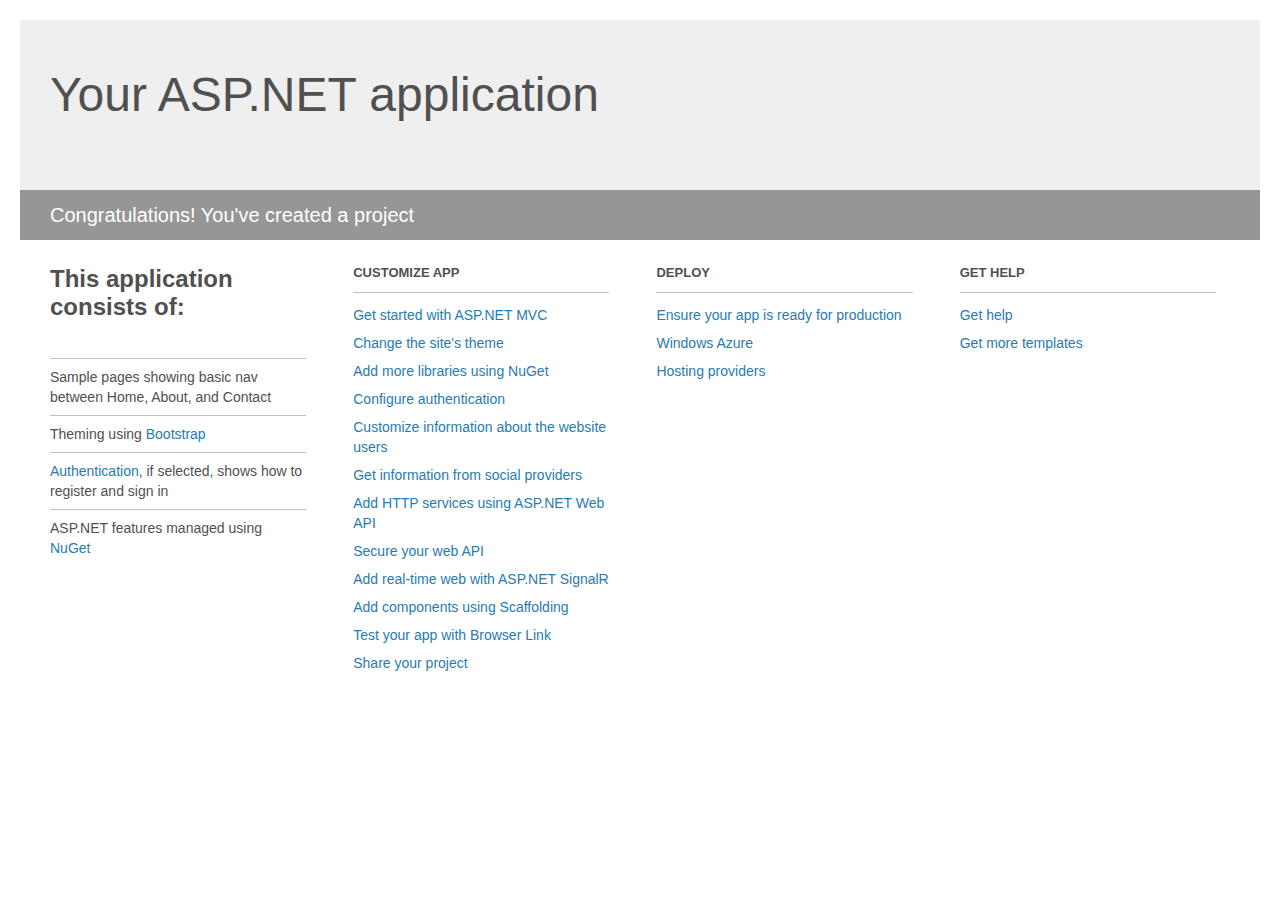
<file: KudevolveWeb/Project_Readme.html>
﻿<!DOCTYPE html>
<html lang="en">
<head>
    <meta charset="utf-8" />
    <title>Your ASP.NET application</title>
    <style>
        body {
            background: #fff;
            color: #505050;
            font: 14px 'Segoe UI', tahoma, arial, helvetica, sans-serif;
            margin: 20px;
            padding: 0;
        }

        #header {
            background: #efefef;
            padding: 0;
        }

        h1 {
            font-size: 48px;
            font-weight: normal;
            margin: 0;
            padding: 0 30px;
            line-height: 150px;
        }

        p {
            font-size: 20px;
            color: #fff;
            background: #969696;
            padding: 0 30px;
            line-height: 50px;
        }

        #main {
            padding: 5px 30px;
        }

        .section {
            width: 21.7%;
            float: left;
            margin: 0 0 0 4%;
        }

            .section h2 {
                font-size: 13px;
                text-transform: uppercase;
                margin: 0;
                border-bottom: 1px solid silver;
                padding-bottom: 12px;
                margin-bottom: 8px;
            }

            .section.first {
                margin-left: 0;
            }

                .section.first h2 {
                    font-size: 24px;
                    text-transform: none;
                    margin-bottom: 25px;
                    border: none;
                }

                .section.first li {
                    border-top: 1px solid silver;
                    padding: 8px 0;
                }

            .section.last {
                margin-right: 0;
            }

        ul {
            list-style: none;
            padding: 0;
            margin: 0;
            line-height: 20px;
        }

        li {
            padding: 4px 0;
        }

        a {
            color: #267cb2;
            text-decoration: none;
        }

            a:hover {
                text-decoration: underline;
            }
    </style>
</head>
<body>

    <div id="header">
        <h1>Your ASP.NET application</h1>
        <p>Congratulations! You've created a project</p>
    </div>

    <div id="main">
        <div class="section first">
            <h2>This application consists of:</h2>
            <ul>
                <li>Sample pages showing basic nav between Home, About, and Contact</li>
                <li>Theming using <a href="http://go.microsoft.com/fwlink/?LinkID=320754">Bootstrap</a></li>
                <li><a href="http://go.microsoft.com/fwlink/?LinkID=320755">Authentication</a>, if selected, shows how to register and sign in</li>
                <li>ASP.NET features managed using <a href="http://go.microsoft.com/fwlink/?LinkID=320756">NuGet</a></li>
            </ul>
        </div>

        <div class="section">
            <h2>Customize app</h2>
            <ul>
                <li><a href="http://go.microsoft.com/fwlink/?LinkID=320757">Get started with ASP.NET MVC</a></li>
                <li><a href="http://go.microsoft.com/fwlink/?LinkID=320758">Change the site's theme</a></li>
                <li><a href="http://go.microsoft.com/fwlink/?LinkID=320759">Add more libraries using NuGet</a></li>
                <li><a href="http://go.microsoft.com/fwlink/?LinkID=320760">Configure authentication</a></li>
                <li><a href="http://go.microsoft.com/fwlink/?LinkID=320761">Customize information about the website users</a></li>
                <li><a href="http://go.microsoft.com/fwlink/?LinkID=320762">Get information from social providers</a></li>
                <li><a href="http://go.microsoft.com/fwlink/?LinkID=320763">Add HTTP services using ASP.NET Web API</a></li>
                <li><a href="http://go.microsoft.com/fwlink/?LinkID=320764">Secure your web API</a></li>
                <li><a href="http://go.microsoft.com/fwlink/?LinkID=320765">Add real-time web with ASP.NET SignalR</a></li>
                <li><a href="http://go.microsoft.com/fwlink/?LinkID=320766">Add components using Scaffolding</a></li>
                <li><a href="http://go.microsoft.com/fwlink/?LinkID=320767">Test your app with Browser Link</a></li>
                <li><a href="http://go.microsoft.com/fwlink/?LinkID=320768">Share your project</a></li>
            </ul>
        </div>

        <div class="section">
            <h2>Deploy</h2>
            <ul>
                <li><a href="http://go.microsoft.com/fwlink/?LinkID=320769">Ensure your app is ready for production</a></li>
                <li><a href="http://go.microsoft.com/fwlink/?LinkID=320770">Windows Azure</a></li>
                <li><a href="http://go.microsoft.com/fwlink/?LinkID=320771">Hosting providers</a></li>
            </ul>
        </div>

        <div class="section last">
            <h2>Get help</h2>
            <ul>
                <li><a href="http://go.microsoft.com/fwlink/?LinkID=320772">Get help</a></li>
                <li><a href="http://go.microsoft.com/fwlink/?LinkID=320773">Get more templates</a></li>
            </ul>
        </div>
    </div>

</body>
</html>
</file>
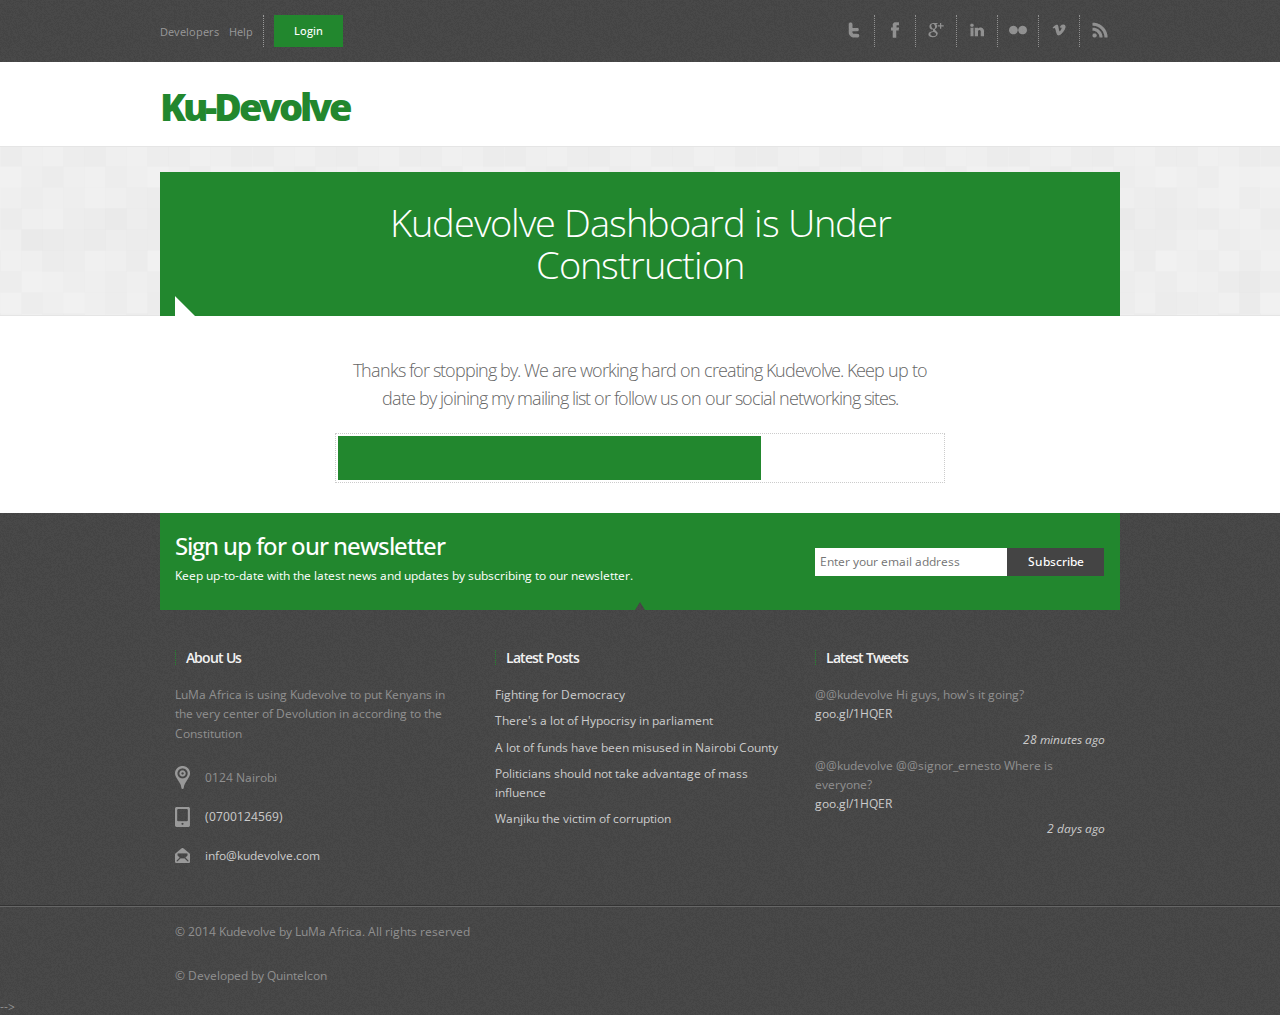
<file: KudevolveWeb/KudevolveUI/ComingSoon.html>
﻿<!DOCTYPE html>

<!-- paulirish.com/2008/conditional-stylesheets-vs-css-hacks-answer-neither/ -->
<!--[if lt IE 7]> <html class="no-js lt-ie9 lt-ie8 lt-ie7" lang="en"> <![endif]-->
<!--[if IE 7]>    <html class="no-js lt-ie9 lt-ie8" lang="en"> <![endif]-->
<!--[if IE 8]>    <html class="no-js lt-ie9" lang="en"> <![endif]-->
<!--[if gt IE 8]><!-->
<html class="no-js" lang="en">
 <!--<![endif]-->
<head>
    <meta charset="utf-8" />

    <!-- Set the viewport width to device width for mobile -->
    <meta name="viewport" id="view" content="width=device-width minimum-scale=1, maximum-scale=1" />

    <title>Kudevolve Online</title>

    <!-- Included CSS Files (Compressed) -->
    <link rel="stylesheet" href="HomePageUI/stylesheets/foundation.min.css">
    <link rel="stylesheet" href="HomePageUI/stylesheets/app.css">
    <link rel="stylesheet" href="HomePageUI/stylesheets/style1.css">
    <link rel="stylesheet" href="HomePageUI/stylesheets/color2.css">
     
    <!-- Google Fonts -->
    <link href='http://fonts.googleapis.com/css?family=Open+Sans:400,300,300italic,400italic,600,600italic,700,700italic,800,800italic&amp;subset=latin,latin-ext' rel='stylesheet' type='text/css'>

    <!-- Included JS Files (Compressed) -->
    <script src="HomePageUI/javascripts/jquery.js"></script>
    <script src="HomePageUI/javascripts/foundation.min.js"></script>
    <script src="HomePageUI/javascripts/modernizr.foundation.js"></script>

    <!-- Slider Revolution JS FILES  -->
    <script type="text/javascript" src="HomePageUI/plugins/slider-revolution/jquery.themepunch.plugins.min.js"></script>
    <script type="text/javascript" src="HomePageUI/plugins/slider-revolution/jquery.themepunch.revolution.min.js"></script>

    <!-- Tooltips -->
    <script type="text/javascript" src="HomePageUI/javascripts/jquery.tipsy.js"></script>

    <!-- CarouFredSel plugin -->
    <script type="text/javascript" src="HomePageUI/javascripts/jquery.carouFredSel-6.0.3-packed.js"></script>
    <!-- optionally include helper plugins -->
    <script type="text/javascript" src="HomePageUI/javascripts/jquery.touchSwipe.min.js"></script>

    <!-- Countdown -->
    <script src="HomePageUI/javascripts/jquery.countdown.js" type="text/javascript" charset="utf-8"></script>

    <script type="text/javascript">
  $(function() {
  $('div#clock').countdown("2014/07/16", function(event) {
    var $this = $(this);
    switch(event.type) {
      case "seconds":
      case "minutes":
      case "hours":
      case "days":
      case "weeks":
      case "daysLeft":
        $this.find('span#'+event.type).html(event.value);
        break;
      case "finished":
        $this.hide();
        break;
    	}
  	});
	});
    </script>

    <!-- Scripts Initialize -->
    <script src="HomePageUI/javascripts/app-head.js"></script>


    <!-- IE Fix for HTML5 Tags -->
    <!--[if lt IE 9]>
      <script src="http://html5shiv.googlecode.com/svn/trunk/html5.js"></script>
    <![endif]-->

</head>
<body onload="initialize()">
    <!-- Region 1 Wrap -->

    <div class="container region1wrap">

        <!-- Top Header -->
        <div class="row top_header">

            <div class="six columns">

                <ul class="link-list">
                    <li><a href="#">Developers</a></li>
                    <li><a href="#">Help</a></li>
                </ul>


                <div class="login">
                    <a href="#" class="button">Login</a>
                </div>


            </div>

            <div class="six columns">

                <ul class="top_social">
                    <li><a class="has-tipsy" href="http://twitter.com/kudevolve" title="Twitter"><img src="HomePageUI/images/social/Twitter.png" alt="Twitter"></a></li>
                    <li><a class="has-tipsy" href="http://www.facebook.com/kudevolve" title="Facebook"><img src="HomePageUI/images/social/Facebook.png" alt="Facebook"></a>
                    <li><a class="has-tipsy" href="http://google.com/kudevolve" title="Google"><img src="HomePageUI/images/social/Google.png" alt="Google+"></a></li>
                    <li><a class="has-tipsy" href="http://www.LinkedIn.com/kudevolve" title="LinkedIn"><img src="HomePageUI/images/social/LinkedIn.png" alt="LinkedIn"></a></li>
                    <li><a class="has-tipsy" href="http://www.Flickr.com/kudevolve" title="Flickr"><img src="HomePageUI/images/social/Flickr.png" alt="Flickr"></a></li>
                    <li><a class="has-tipsy" href="http://vimeo.com/kudevolve" title="Vimeo"><img src="HomePageUI/images/social/Vimeo.png" alt="Vimeo"></a></li>
                    <li><a class="has-tipsy" href="http://www.rss.com/kudevolve" title="RSS"><img src="HomePageUI/images/social/RSS.png" alt="RSS"></a></li>
                </ul>

            </div>

        </div>
        <!-- End Top Header -->

    </div>

    <!-- End Region 1 Wrap -->
    <!-- Region 2 Wrap -->

    <div class="container region2wrap">

        <div class="row">

            <!-- Logo -->

            <div class="three columns">

                <a href="#" id="logo"><h1><span>Ku-Devolve</span></h1></a>

            </div>

            <!-- End Logo -->



        </div>

    </div>

    <!-- End Region 2 Wrap -->
    <!-- Region 3 Wrap -->

    <div class="container region3wrap">


        <!-- Content Top -->
        <div class="row content_top">

            <div class="eight columns centered">

                <h1 class="construction_title">Kudevolve Dashboard is Under Construction</h1>

            </div>

        </div>
        <!-- End Content Top -->

    </div>

    <!-- End Region 3 Wrap -->
    <!-- Region 4 Wrap -->

    <div class="container region4wrap">

        <div class="row maincontent">

            <div class="twelve columns construction">

                <div class="row">

                    <div class="eight columns centered ">

                        <h4 class="construction_description text-center">Thanks for stopping by. We are working hard on creating Kudevolve. Keep up to date by joining my mailing list or follow us on our social networking sites.</h4>

                        <div class="nice primary progress">

                            <h4 class="text-center"><span class="icon-cogs icon30">70%</span></h4>
                            <span class="meter progress70"></span>

                        </div>

                    </div>

                </div>


                <div id="clock">

                    <div class="row">


                        <div class="one columns"></div>

                        <div class="two mobile-two columns">
                            <p>
                                <span id="weeks"></span>
                                Weeks
                            </p>
                        </div>

                        <div class="two mobile-two columns">
                            <p>
                                <span id="daysLeft"></span>
                                Days
                            </p>
                        </div>

                        <div class="two mobile-two columns">
                            <p>
                                <span id="hours"></span>
                                Hours
                            </p>
                        </div>

                        <div class="two mobile-two columns">
                            <p>
                                <span id="minutes"></span>
                                Minutes
                            </p>
                        </div>

                        <div class="two mobile-four columns">
                            <p>
                                <span id="seconds"></span>
                                Seconds
                            </p>
                        </div>

                        <div class="one columns"></div>

                    </div>

                </div>

            </div>

        </div>

    </div>

    <!-- End Region 4 Wrap -->
    <!-- Region 9 Wrap -->

    <div class="container region9wrap">

        <!-- Bottom Content -->
        <div class="row content_bottom">

            <!-- // // // // // // // // // // -->

            <div class="eight columns">

                <h2>Sign up for our newsletter</h2>
                <p>Keep up-to-date with the latest news and updates by subscribing to our newsletter.</p>

            </div>

            <!-- // // // // // // // // // // -->

            <div class="four columns">
                <div class="row collapse newsletter-input">
                    <div class="eight mobile-three columns">
                        <input type="text" placeholder="Enter your email address" />
                    </div>
                    <div class="four mobile-one columns">
                        <a href="#" class="button expand">Subscribe</a>
                    </div>
                </div>
            </div>

            <!-- // // // // // // // // // // -->

        </div>
        <!-- End Bottom Content -->
        <!-- Footer -->
        <div class="row footer">

            <!-- // // // // // // // // // // -->

            <div class="four columns">

                <h4>About Us</h4>
                <p>LuMa Africa is using Kudevolve to put Kenyans in the very center of Devolution in according to the Constitution</p>
                <ul class="vcard">
                    <li class="address">0124 Nairobi</li>
                    <li class="tel"><a href="0700124569">(0700124569)</a></li>
                    <li class="email"><a href="info@kudevolve.com">info@kudevolve.com</a></li>
                </ul>

            </div>

            <!-- // // // // // // // // // // -->

            <div class="four columns">

                <h4>Latest Posts</h4>

                <ul class="footer-list">
                    <li><a href="#">Fighting for Democracy</a></li>
                    <li><a href="#">There's a lot of Hypocrisy in parliament</a></li>
                    <li><a href="#">A lot of funds have been misused in Nairobi County</a></li>
                    <li><a href="#">Politicians should not take advantage of mass influence</a></li>
                    <li><a href="#">Wanjiku the victim of corruption</a></li>
                </ul>

            </div>

            <!-- // // // // // // // // // // -->

            <div class="four columns">

                <h4>Latest Tweets</h4>

                <ul class="footer-list twitter">
                    <li>@@kudevolve Hi guys, how's it going?<a href="#">goo.gl/1HQER</a><a class="twit-date">28 minutes ago</a></li>
                    <li>@@kudevolve @@signor_ernesto Where is everyone? <a href="#">goo.gl/1HQER</a><a class="twit-date">2 days ago</a></li>
                </ul>

            </div>

            <!-- // // // // // // // // // // -->

        </div>
        <!-- End Footer -->

    </div>

    <!-- End Region 9 Wrap -->
    <!-- Region 10 Wrap -->

    <div class="container region10wrap">

        <div class="row footer_bottom">

            <!-- Bottom -->
            <!-- // // // // // // // // // // -->

            <div class="six columns">

                <p class="copyright">© 2014 Kudevolve by LuMa Africa. All rights reserved</p>
                <p class="copyright">© Developed by Quintelcon</p>
            </div>


            <!-- // // // // // // // // // // -->

            <div class="six columns">


            </div>

            <!-- // // // // // // // // // // -->
            <!-- Bottom -->

        </div>
    </div>

  

    -->
    <!-- Back To Top -->
    <a href="#" class="scrollup">Scroll</a>
    <!-- End Back To Top -->
    <!-- Initialize JS Plugins -->
    <script src="HomePageUI/javascripts/app.js"></script>

</body>
</html>
</file>
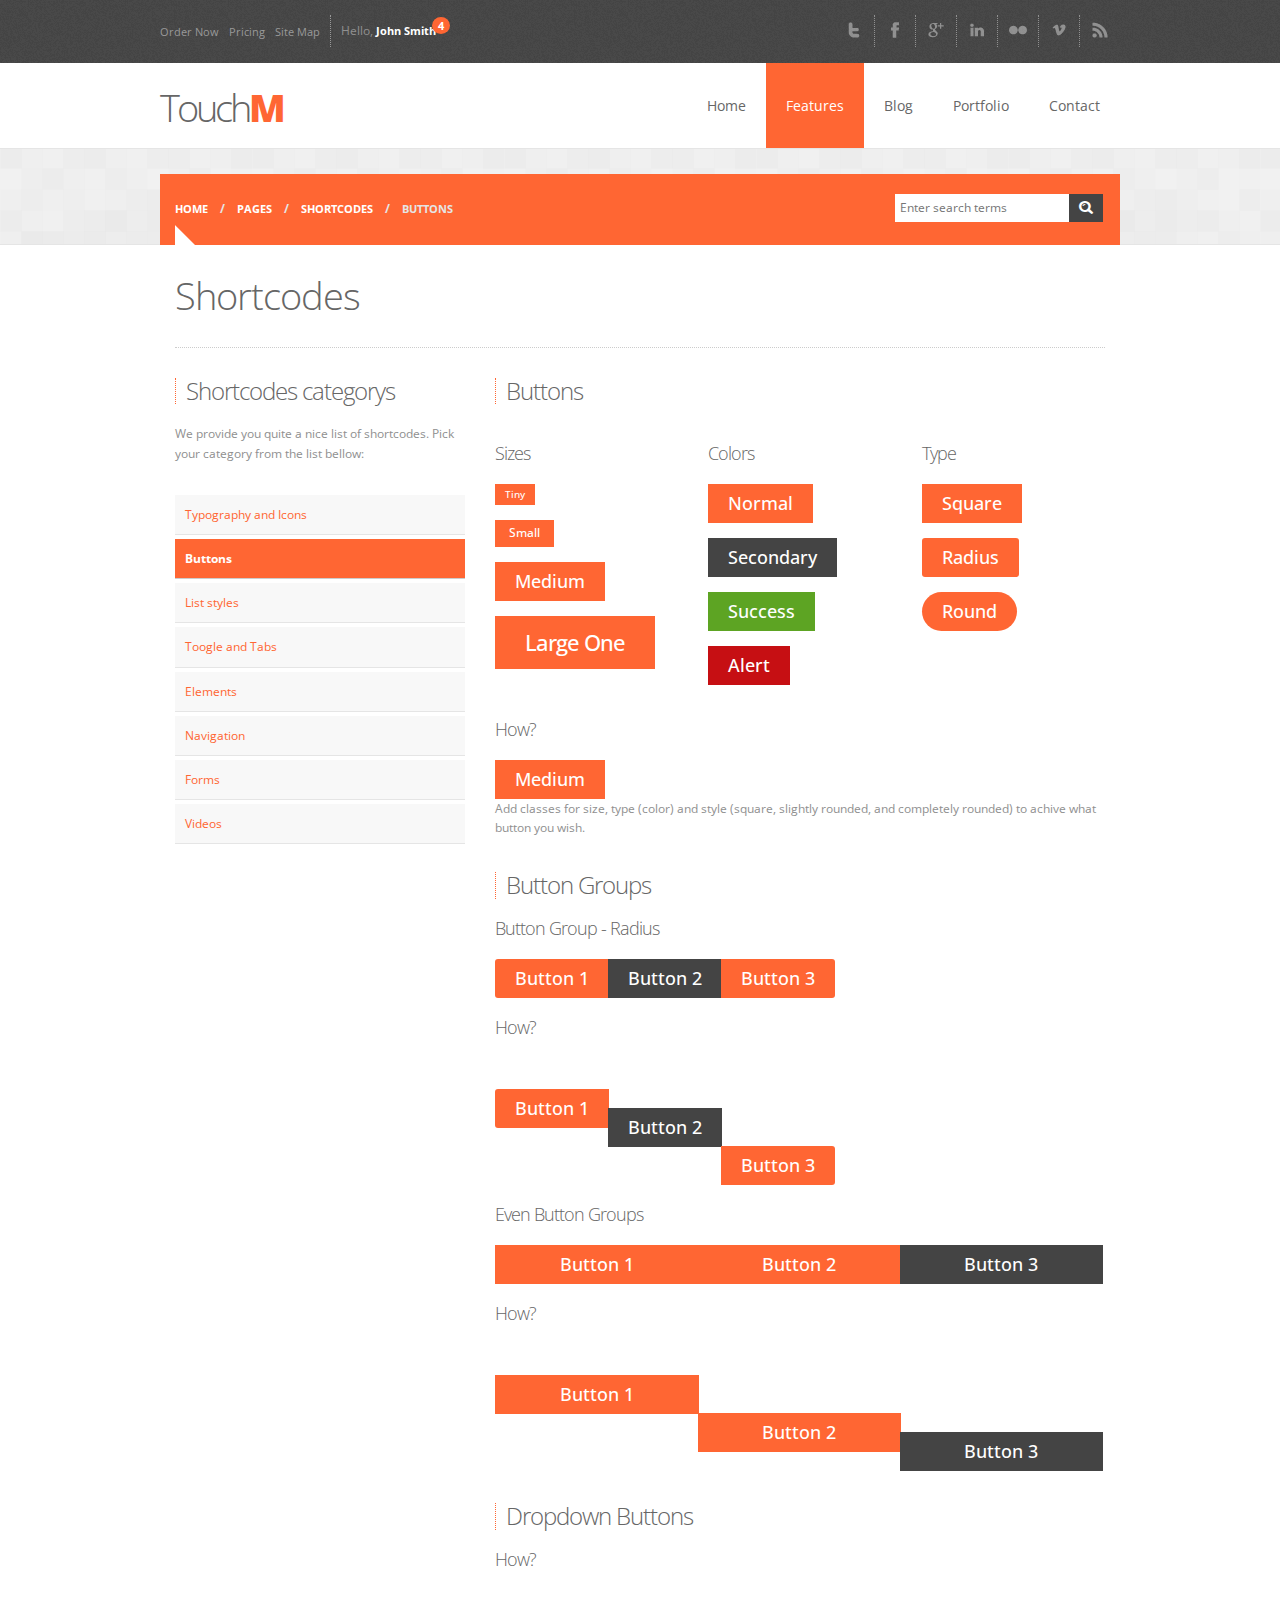
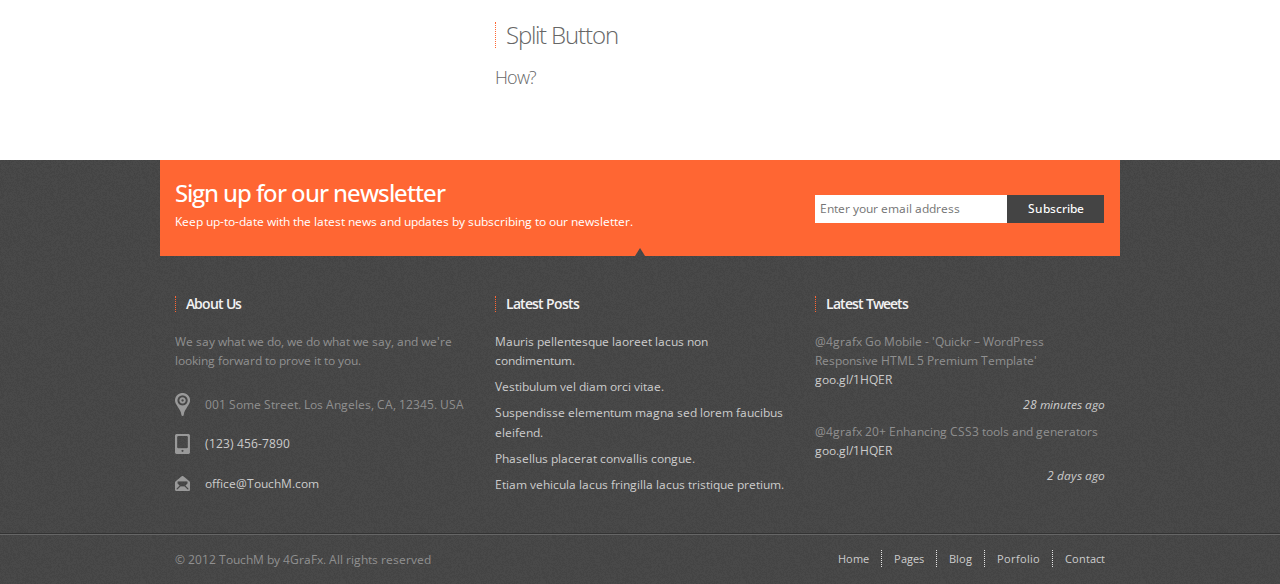
<file: KudevolveWeb/KudevolveUI/HomePageUI/shortcodes/shorcodes-buttons.html>
<!DOCTYPE html>

<!-- paulirish.com/2008/conditional-stylesheets-vs-css-hacks-answer-neither/ -->
<!--[if lt IE 7]> <html class="no-js lt-ie9 lt-ie8 lt-ie7" lang="en"> <![endif]-->
<!--[if IE 7]>    <html class="no-js lt-ie9 lt-ie8" lang="en"> <![endif]-->
<!--[if IE 8]>    <html class="no-js lt-ie9" lang="en"> <![endif]-->
<!--[if gt IE 8]><!--> <html class="no-js" lang="en"> <!--<![endif]-->
<head>
  <meta charset="utf-8" />

  <!-- Set the viewport width to device width for mobile -->
  <meta name="viewport" id="view" content="width=device-width minimum-scale=1, maximum-scale=1" />

  <title>TouchM :: Premium Multipurpose Responsive Theme</title>
  
  <!-- Included CSS Files (Compressed) -->
  <link rel="stylesheet" href="../stylesheets/foundation.min.css">
  <link rel="stylesheet" href="../stylesheets/app.css">
  <link rel="stylesheet" href="../stylesheets/style1.css">
<link rel="stylesheet" href="../stylesheets/color1.css">
  
  <!-- Google Fonts --> 
  <link href='http://fonts.googleapis.com/css?family=Open+Sans:400,300,300italic,400italic,600,600italic,700,700italic,800,800italic&amp;subset=latin,latin-ext' rel='stylesheet' type='text/css'> 
  
  <!-- Syntax Highlight -->
  <link href='http://alexgorbatchev.com/pub/sh/current/styles/shCore.css' rel='stylesheet' type='text/css'/>
  <link href='../stylesheets/shThemeDefault.css' rel='stylesheet' type='text/css'/>
  <script src='http://alexgorbatchev.com/pub/sh/current/scripts/shCore.js' type='text/javascript'></script>
  <script src='http://alexgorbatchev.com/pub/sh/current/scripts/shBrushCss.js' type='text/javascript'></script>
  <script src='http://alexgorbatchev.com/pub/sh/current/scripts/shBrushJava.js' type='text/javascript'></script>
  <script src='http://alexgorbatchev.com/pub/sh/current/scripts/shBrushJScript.js' type='text/javascript'></script>
  <script src='http://alexgorbatchev.com/pub/sh/current/scripts/shBrushPhp.js' type='text/javascript'></script>
  <script src='http://alexgorbatchev.com/pub/sh/current/scripts/shBrushXml.js' type='text/javascript'></script>
  <script >
		SyntaxHighlighter.config.bloggerMode = true;
		SyntaxHighlighter.config.clipboardSwf = 'http://alexgorbatchev.com/pub/sh/current/scripts/clipboard.swf';
		SyntaxHighlighter.all();
  </script>
  
  <!-- Included JS Files (Compressed) -->
  <script src="../javascripts/jquery.js"></script>
  <script src="../javascripts/foundation.min.js"></script>
  <script src="../javascripts/modernizr.foundation.js"></script>
    
  <!-- Slider Revolution JS FILES  -->
  <script type="text/javascript" src="../plugins/slider-revolution/jquery.themepunch.plugins.min.js"></script>
  <script type="text/javascript" src="../plugins/slider-revolution/jquery.themepunch.revolution.min.js"></script>
  
  <!-- Tooltips -->
  <script type="text/javascript" src="../javascripts/jquery.tipsy.js"></script>
  
  <!-- CarouFredSel plugin -->
  <script type="text/javascript"  src="../javascripts/jquery.carouFredSel-6.0.3-packed.js"></script>
  <!-- optionally include helper plugins -->
  <script type="text/javascript"  src="../javascripts/jquery.touchSwipe.min.js"></script>
    
  <!-- Scripts Initialize -->
  <script src="../javascripts/app-head.js"></script> 
  

  <!-- IE Fix for HTML5 Tags -->
  <!--[if lt IE 9]>
    <script src="http://html5shiv.googlecode.com/svn/trunk/html5.js"></script>
  <![endif]-->

</head>
<body onload="initialize()">
<!-- Region 1 Wrap -->

  <div class="container region1wrap">  
         
    <!-- Top Header -->
  	<div class="row top_header">
    
        <div class="six columns">
        
    		<ul class="link-list">
  				<li><a href="#">Order Now</a></li>
  				<li><a href="#">Pricing</a></li>
  				<li><a href="#">Site Map</a></li>
			</ul> 
  			
  				
    		<div class="login user-control">
            		Hello, <a href="#"> John Smith<span class="notification">4</span></a>
            </div>
            
   	    </div>
        
        <div class="six columns">
        
        	<ul class="top_social">
  				<li><a class="has-tipsy" href="http://twitter.com/" title="Twitter"><img src="../images/social/Twitter.png" alt="Twitter"></a></li>
  				<li><a class="has-tipsy" href="http://www.facebook.com/" title="Facebook"><img src="../images/social/Facebook.png" alt="Facebook"></a>
  				<li><a class="has-tipsy" href="http://google.com/" title="Google"><img src="../images/social/Google.png" alt="Google+"></a></li>
                <li><a class="has-tipsy" href="http://www.LinkedIn.com/" title="LinkedIn"><img src="../images/social/LinkedIn.png" alt="LinkedIn"></a></li>
                <li><a class="has-tipsy" href="http://www.Flickr.com/" title="Flickr"><img src="../images/social/Flickr.png" alt="Flickr"></a></li>
                <li><a class="has-tipsy" href="http://vimeo.com/" title="Vimeo"><img src="../images/social/Vimeo.png" alt="Vimeo"></a></li>
  				<li><a class="has-tipsy" href="http://www.rss.com/" title="RSS"><img src="../images/social/RSS.png" alt="RSS"></a></li>
			</ul>

		</div>
    
  	</div>
    <!-- End Top Header -->
    
  </div>
  
<!-- End Region 1 Wrap -->

<!-- Region 2 Wrap -->

<div class="container region2wrap">
  
	<div class="row">
    
    	<!-- Logo -->
            
    	<div class="three columns">

        	<a href="../index.html" id="logo"><h1>Touch<span>M</span></h1></a>
        
  		</div>
        
        <!-- End Logo -->
        
        <!-- Main Navigation -->
        
        <div class="nine columns">

			<nav class="top-bar">
        
    			<ul>
      				<!-- Toggle Button Mobile -->
      				<li class="name">
        			<h1><a href="#"> Please select your page</a></h1>
      				</li>
      				<li class="toggle-topbar"><a href="#"></a></li>
                    <!-- End Toggle Button Mobile -->
    			</ul>



      			<section><!-- Nav Section -->
      			<ul class="right">
        
        			<li class="has-dropdown">
          				<a href="../index.html">Home</a>
          				<ul class="dropdown">
            				<li><a href="../index.html">Home Page - Default</a></li>
            				<li><a href="../index-type1.html">Home Page Type 1</a></li>
                            <li><a href="../index-type2.html">Home Page Type 2</a></li>
                            <li class="has-dropdown"><a href="#">TouchM Sliders</a>
                            	<ul class="dropdown">
            						<li><a href="../index.html">Slider Revolution</a></li>
            						<li><a href="../index-flexi.html">Flexislider</a></li>
                                    <li><a href="../index-camera.html">Camera Slider</a></li>
                                </ul>
                            </li>
          				</ul>
        			</li>
        
        			<li class="has-dropdown">
        				<a  class="active" href="#">Features</a>
            			<ul class="dropdown">
            				<li><a href="../about.html">About Us</a></li>
            				<li><a href="../services.html">Services</a></li>
            				<li><a href="../pricing.html">Pricing Tables</a></li>
            				<li><a href="../shortcodes.html">Shortcodes</a></li>
            				<li><a href="../notfound.html">404 Not Found</a></li>
            				<li><a href="../under-construction.html">Under Construction</a></li>
            				<li class="has-dropdown"><a href="#">Third Navigation Level</a>
            					<ul class="dropdown">
            						<li><a href="#">This is a simple example</a></li>
            						<li><a href="#">Of the Third Level</a></li>
               					</ul>
            				</li>
            			</ul>        
        			</li>
        
        			<li class="has-dropdown">
          				<a href="#">Blog</a>
          					<ul class="dropdown">
                            	<li><a href="../blog_sidebar_right.html">Blog Default</a></li>
                            	<li><a href="../blog_type1.html">Blog Type 1</a></li>
                                <li><a href="../blog_type2.html">Blog Type 2</a></li>         
            					<li><a href="../blog_sidebar_right.html">Sidebar Right</a></li>
            					<li><a href="../blog_sidebar_left.html">Sidebar Left</a></li>
            					<li><a href="../blog_inner.html">Single Post</a></li>
          					</ul>
        			</li>
        
        			<li class="has-dropdown">
          				<a href="#">Portfolio</a>
          					<ul class="dropdown">             
            					<li><a href="../portfolio_default.html">Portfolio Default (4 Columns)</a></li>         
            					<li><a href="../portfolio_type1.html" class="">Portfolio 2 Columns</a></li>
            					<li><a href="../portfolio_type2.html">Portfolio 3 Columns</a></li> 
                                <li><a href="../portfolio_default.html">Portfolio 4 Columns</a></li>            
            					<li><a href="../single-project.html">Single Project</a></li>
          					</ul>
        			</li>
        
        			<li><a href="../contact.html">Contact</a></li>
        
      			</ul>
                </section><!-- End Nav Section -->

  			</nav>            
        
    	</div>
        
        <!-- End Main Navigation -->        
        
	</div>
    
</div>
  
<!-- End Region 2 Wrap -->

<!-- Region 3 Wrap -->

  <div class="container region3wrap">  
  
    
    <!-- Content Top -->  
  	<div class="row content_top">
        
    	<div class="nine columns">
       
			<ul class="breadcrumbs">
 				<li><a href="index.html">Home</a></li>
  				<li><a href="#">Pages</a></li>
  				<li><a href="../shortcodes.html">Shortcodes</a></li>
                <li class="current"><a href="#">Buttons</a></li>
			</ul>

		</div>
        
        <div class="three columns">

			<div class="row">
 				<div class="twelve columns">
    				<div class="row collapse top_search">
      					<div class="ten mobile-three columns">
        					<input type="text" placeholder="Enter search terms" />
      					</div>
      					<div class="two mobile-one columns">
        					<a href="#" class="button icon-search"></a>
      					</div>
    				</div>
  				</div>
			</div>

		</div>
        
  	</div>
    <!-- End Content Top -->
    
  </div>
  
<!-- End Region 3 Wrap -->

<!-- Region 4 Wrap -->

  <div class="container region4wrap">
  
  	<div class="row maincontent">     
    	
        
        <div class="twelve columns">
        	
        	<div class="page_title">
        
        		<div class="row">
            	
            		<div class="twelve columns">
        				<h1>Shortcodes</h1>
            		</div>
            
            	</div>
                
        	</div>
        
        </div>
        
        <div class="four columns">
        
        	<h3>Shortcodes categorys</h3>            
            <p>We provide you quite a nice list of shortcodes. Pick your category from the list bellow:</p>
        
        	<ul class="side-nav">
            	<li><a href="../shortcodes/shorcodes-ti.html">Typography and Icons</a></li>                    	
                <li class="active"><a href="../shortcodes/shorcodes-buttons.html">Buttons</a></li>
  				<li><a href="../shortcodes/shorcodes-list.html">List styles</a></li>  						
  				<li><a href="../shortcodes/shorcodes-tabs.html">Toogle and Tabs</a></li>
  				<li><a href="../shortcodes/shorcodes-elements.html">Elements</a></li>
  				<li><a href="../shortcodes/shorcodes-nav.html">Navigation</a></li>
                <li><a href="../shortcodes/shorcodes-form.html">Forms</a></li>
                <li><a href="../shortcodes/shorcodes-video.html">Videos</a></li>
			</ul>
        
        </div>
        
        <div class="eight columns bottom20">
             
                         
            <div class="row">
                
            	<div class="twelve columns">
                
                	<h3>Buttons</h3>
                
                	 <div class="row">
                     
                     	<div class="four columns">
                        	<h4>Sizes</h4>
                            <p><a class="tiny button" href="#">Tiny</a></p>
							<p><a class="small button" href="#">Small</a></p>
							<p><a class="button" href="#">Medium</a></p>
							<p><a class="large button" href="#">Large One</a></p>
                        
                        </div>
                        
                        <div class="four columns">
                        	<h4>Colors</h4>                            
                            <p><a class="button" href="#">Normal</a></p>
							<p><a class="secondary button" href="#">Secondary</a></p>
							<p><a class="success button" href="#">Success</a></p>
							<p><a class="alert button" href="#">Alert</a></p>
                        
                        </div>
                        
                        <div class="four columns">
                        	<h4>Type</h4>
                            <p><a class="button" href="#">Square</a></p>
							<p><a class="radius button" href="#">Radius</a></p>
							<p><a class="round button" href="#">Round</a></p>
                        
                        </div>
                     
                     </div>
                     
                    <h4>How?</h4>
                                        
                    <pre class="brush: html"><a class="button" href="#">Medium</a></pre>
                    
                    <p>Add classes for size, type (color) and style (square, slightly rounded, and completely rounded) to achive what button you wish.</p>
                

                </div>
            
            </div>
            
            <div class="row">
                
            	<div class="twelve columns">
                
                	<h3>Button Groups</h3>
                    
                    <h4>Button Group - Radius</h4>

						<!-- Basic Button Groups -->
						<ul class="button-group radius">
  							<li><a href="#" class="button radius">Button 1</a></li>
  							<li><a href="#" class="button secondary radius">Button 2</a></li>
  							<li><a href="#" class="button radius">Button 3</a></li>
						</ul>
                    
                    <h4>How?</h4>
                    
                    <pre class="brush: html">
                    <ul class="button-group radius">
  						<li><a href="#" class="button radius">Button 1</a></li>
  						<li><a href="#" class="button secondary radius">Button 2</a></li>
  						<li><a href="#" class="button radius">Button 3</a></li>
					</ul></pre>
                    
                    
                        
                    <h4>Even Button Groups</h4>

						<!-- Even Button Groups -->

						<ul class="button-group even three-up">
  							<li><a href="#" class="button">Button 1</a></li>
  							<li><a href="#" class="button">Button 2</a></li>
  							<li><a href="#" class="button secondary">Button 3</a></li>
						</ul>
                        
                    <h4>How?</h4>
                    
                    <pre class="brush: html">
                    <ul class="button-group even three-up">
  						<li><a href="#" class="button">Button 1</a></li>
  						<li><a href="#" class="button">Button 2</a></li>
  						<li><a href="#" class="button secondary">Button 3</a></li>
					</ul></pre>

                </div>
            
            </div>
            
            <div class="row">
                
            	<div class="twelve columns">
                
                	<h3>Dropdown Buttons</h3>                   
                    
						<div href="#" class="button dropdown">
  						Dropdown Button
 							<ul>
    							<li><a href="#">Dropdown Item</a></li>
    							<li><a href="#">Another Dropdown Item</a></li>
    							<li class="divider"></li>
    							<li><a href="#">Last Item</a></li>
  							</ul>
						</div>
                    
                    <h4>How?</h4>
                    
                    <pre class="brush: html">
                    <div href="#" class="button dropdown">
  					Dropdown Button
 						<ul>
    						<li><a href="#">Dropdown Item</a></li>
    						<li><a href="#">Another Dropdown Item</a></li>
    						<li class="divider"></li>
    						<li><a href="#">Last Item</a></li>
  						</ul>
					</div></pre>

                </div>
            
            </div>
            
            <div class="row">
                
            	<div class="twelve columns">
                
                	<h3>Split Button</h3>                   
                    
					<div href="#" class="button split dropdown">
  						<a href="#">Split Button</a>
    					<span></span>
  							<ul>
    							<li><a href="#">Dropdown Item</a></li>
    							<li><a href="#">Another Dropdown Item</a></li>
    							<li class="divider"></li>
    							<li><a href="#">Last Item</a></li>
  							</ul>
					</div>
                    
                    <h4>How?</h4>
                    
                    <pre class="brush: html">
                    <div href="#" class="button split dropdown">
  						<a href="#">Split Button</a>
    					<span></span>
  							<ul>
    							<li><a href="#">Dropdown Item</a></li>
    							<li><a href="#">Another Dropdown Item</a></li>
    							<li class="divider"></li>
    							<li><a href="#">Last Item</a></li>
  							</ul>
					</div></pre>

                </div>
            
            </div>
            
       </div>  
        
  	</div>
    
  </div>
  
<!-- End Region 4 Wrap -->

<!-- Region 9 Wrap -->

  <div class="container region9wrap">
  
  	 <!-- Bottom Content -->
    <div class="row content_bottom">
    
    	<!-- // // // // // // // // // // -->
        
    	<div class="eight columns">
       
			<h2>Sign up for our newsletter</h2>
            <p>Keep up-to-date with the latest news and updates by subscribing to our newsletter.</p>
            
		</div>
        
        <!-- // // // // // // // // // // -->
        
        <div class="four columns">
			<div class="row collapse newsletter-input">
				<div class="eight mobile-three columns">
					<input type="text" placeholder="Enter your email address" />
				</div>
				<div class="four mobile-one columns">
					<a href="#" class="button expand">Subscribe</a>
				</div>
			</div>
		</div>
        
        <!-- // // // // // // // // // // -->        
        
  	</div>
    <!-- End Bottom Content -->
    
    <!-- Footer -->  
  	<div class="row footer">
        
        <!-- // // // // // // // // // // -->
        
        <div class="four columns">
        
        	<h4>About Us</h4>
        	<p>We say what we do, we do what we say, and we're looking forward to prove it to you.</p>
      		<ul class="vcard">
                <li class="address">001 Some Street. Los Angeles, CA, 12345. USA</li>
				<li class="tel"><a href="1234567890">(123) 456-7890</a></li>
                <li class="email"><a href="office@TouchM.com">office@TouchM.com</a></li>
			</ul>

   	    </div>
        
        <!-- // // // // // // // // // // -->
        
        <div class="four columns">
        
        	<h4>Latest Posts</h4>
			
            <ul class="footer-list">
            	<li><a href="#">Mauris pellentesque laoreet lacus non condimentum.</a></li>
  				<li><a href="#">Vestibulum vel diam orci vitae.</a></li>
                <li><a href="#">Suspendisse elementum magna sed lorem faucibus eleifend.</a></li>
  				<li><a href="#">Phasellus placerat convallis congue.</a></li>
  				<li><a href="#">Etiam vehicula lacus fringilla lacus tristique pretium.</a></li>
			</ul>  

   	    </div>
        
        <!-- // // // // // // // // // // -->
        
        <div class="four columns">
        
            <h4>Latest Tweets</h4>
            
			<ul class="footer-list twitter">
  				<li>@4grafx  Go Mobile - 'Quickr – WordPress Responsive HTML 5 Premium Template'<a href="#">goo.gl/1HQER</a><a class="twit-date">28 minutes ago</a></li>
            	<li>@4grafx  20+ Enhancing CSS3 tools and generators <a href="#">goo.gl/1HQER</a><a class="twit-date">2 days ago</a></li>   
			</ul> 

   	    </div>
        
        <!-- // // // // // // // // // // -->
        
  	</div>
    <!-- End Footer -->
    
  </div>
  
<!-- End Region 9 Wrap -->

<!-- Region 10 Wrap -->

  <div class="container region10wrap">
  
  	<div class="row footer_bottom">
       
        <!-- Bottom -->
        
        <!-- // // // // // // // // // // -->
        
        <div class="six columns">
        
        	<p class="copyright">© 2012 TouchM by 4GraFx. All rights reserved</p>

   	    </div>
        
        <!-- // // // // // // // // // // -->
        
        <div class="six columns">
        
			<ul class="link-list">
  				<li><a href="#">Home</a></li>
  				<li><a href="#">Pages</a></li>
  				<li><a href="#">Blog</a></li>
  				<li><a href="#">Porfolio</a></li>
  				<li><a href="#">Contact</a></li>
			</ul>

   	    </div>
        
        <!-- // // // // // // // // // // -->
        
        <!-- Bottom -->
        
  	</div>
  </div>
  
<!-- End Region 10 Wrap -->  
  
  <!-- Included JS Files (Uncompressed) -->
  <!--
  
  <script src="javascripts/jquery.js"></script>
  
  <script src="javascripts/jquery.foundation.mediaQueryToggle.js"></script>
  
  <script src="javascripts/jquery.foundation.forms.js"></script>
  
  <script src="javascripts/jquery.foundation.reveal.js"></script>
  
  <script src="javascripts/jquery.foundation.navigation.js"></script>
  
  <script src="javascripts/jquery.foundation.buttons.js"></script>
  
  <script src="javascripts/jquery.foundation.tabs.js"></script>
  
  <script src="javascripts/jquery.foundation.tooltips.js"></script>
  
  <script src="javascripts/jquery.foundation.accordion.js"></script>
  
  <script src="javascripts/jquery.placeholder.js"></script>
  
  <script src="javascripts/jquery.foundation.alerts.js"></script>
  
  <script src="javascripts/jquery.foundation.topbar.js"></script>
  
  -->
  
<!-- Back To Top -->
  <a href="#" class="scrollup">Scroll</a>
<!-- End Back To Top -->
  
<!-- Initialize JS Plugins -->
  <script src="../javascripts/app.js"></script>
  
</body>
</html>
</file>
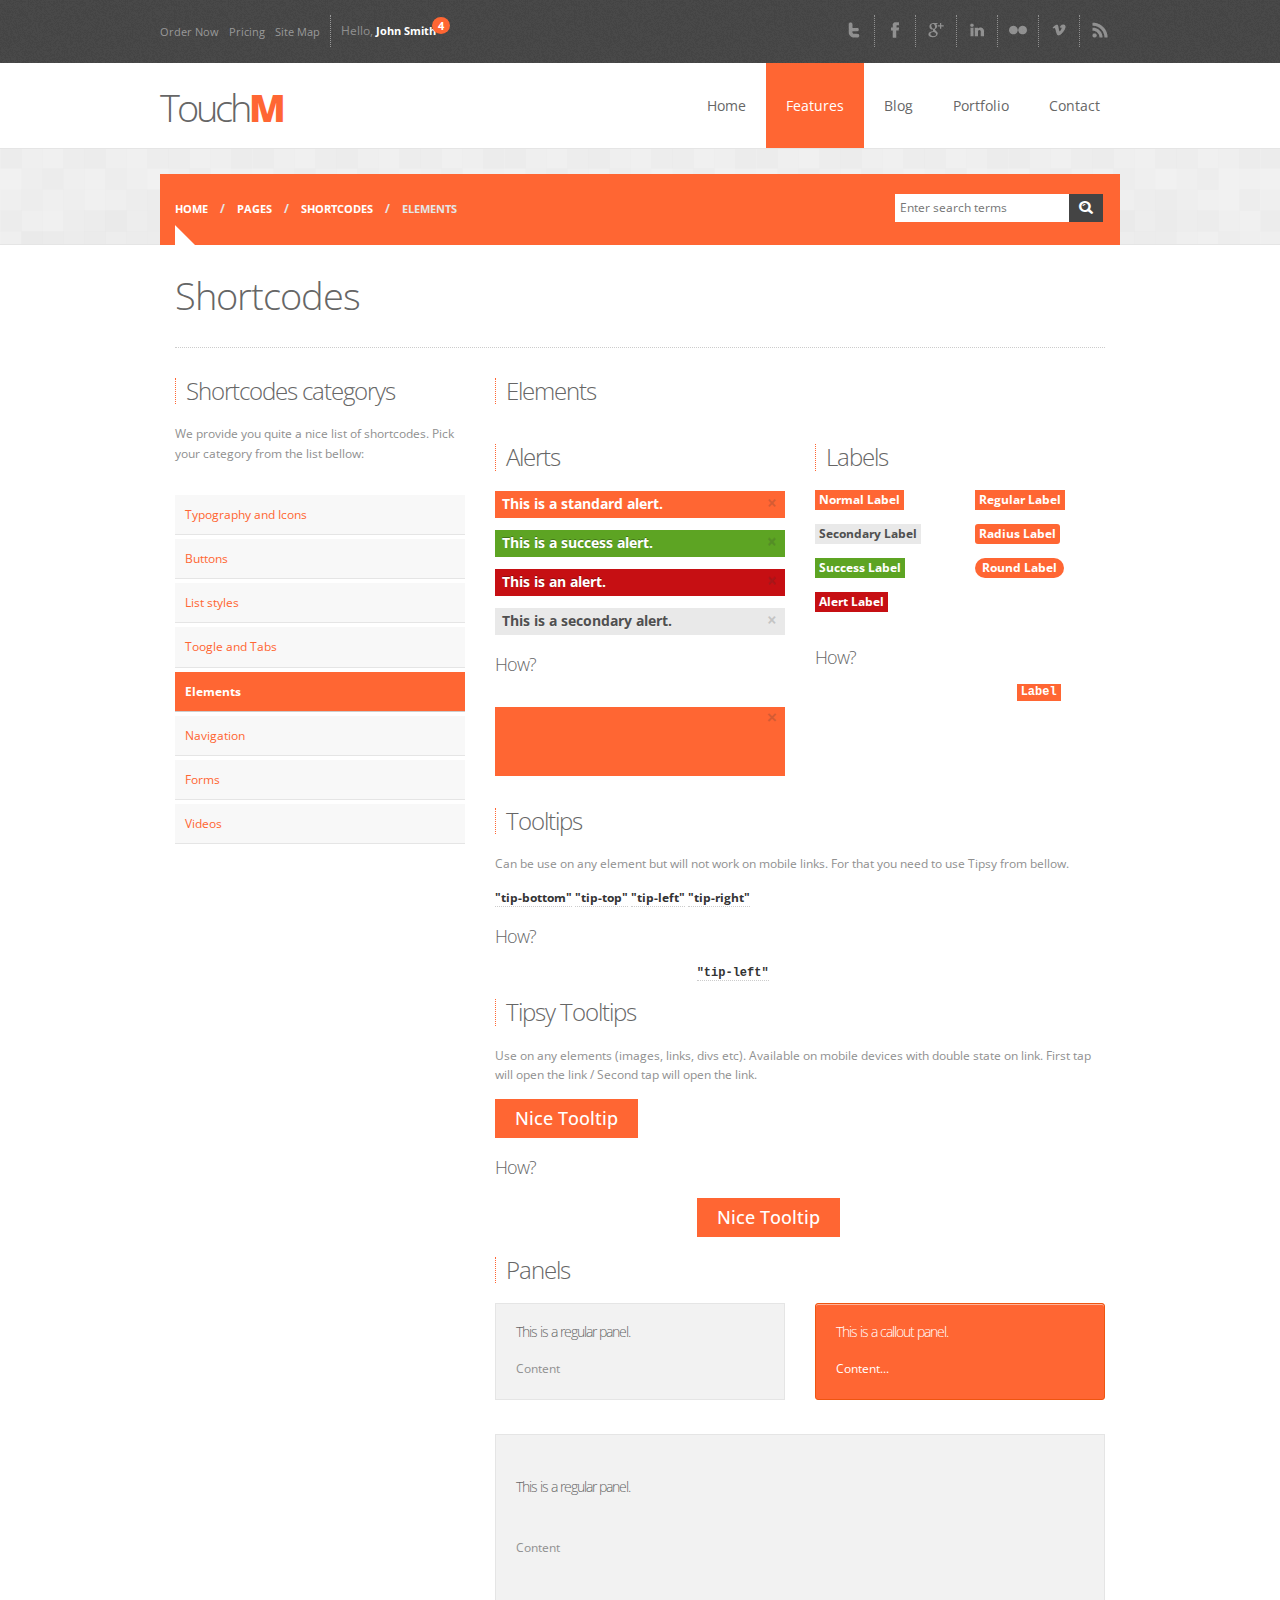
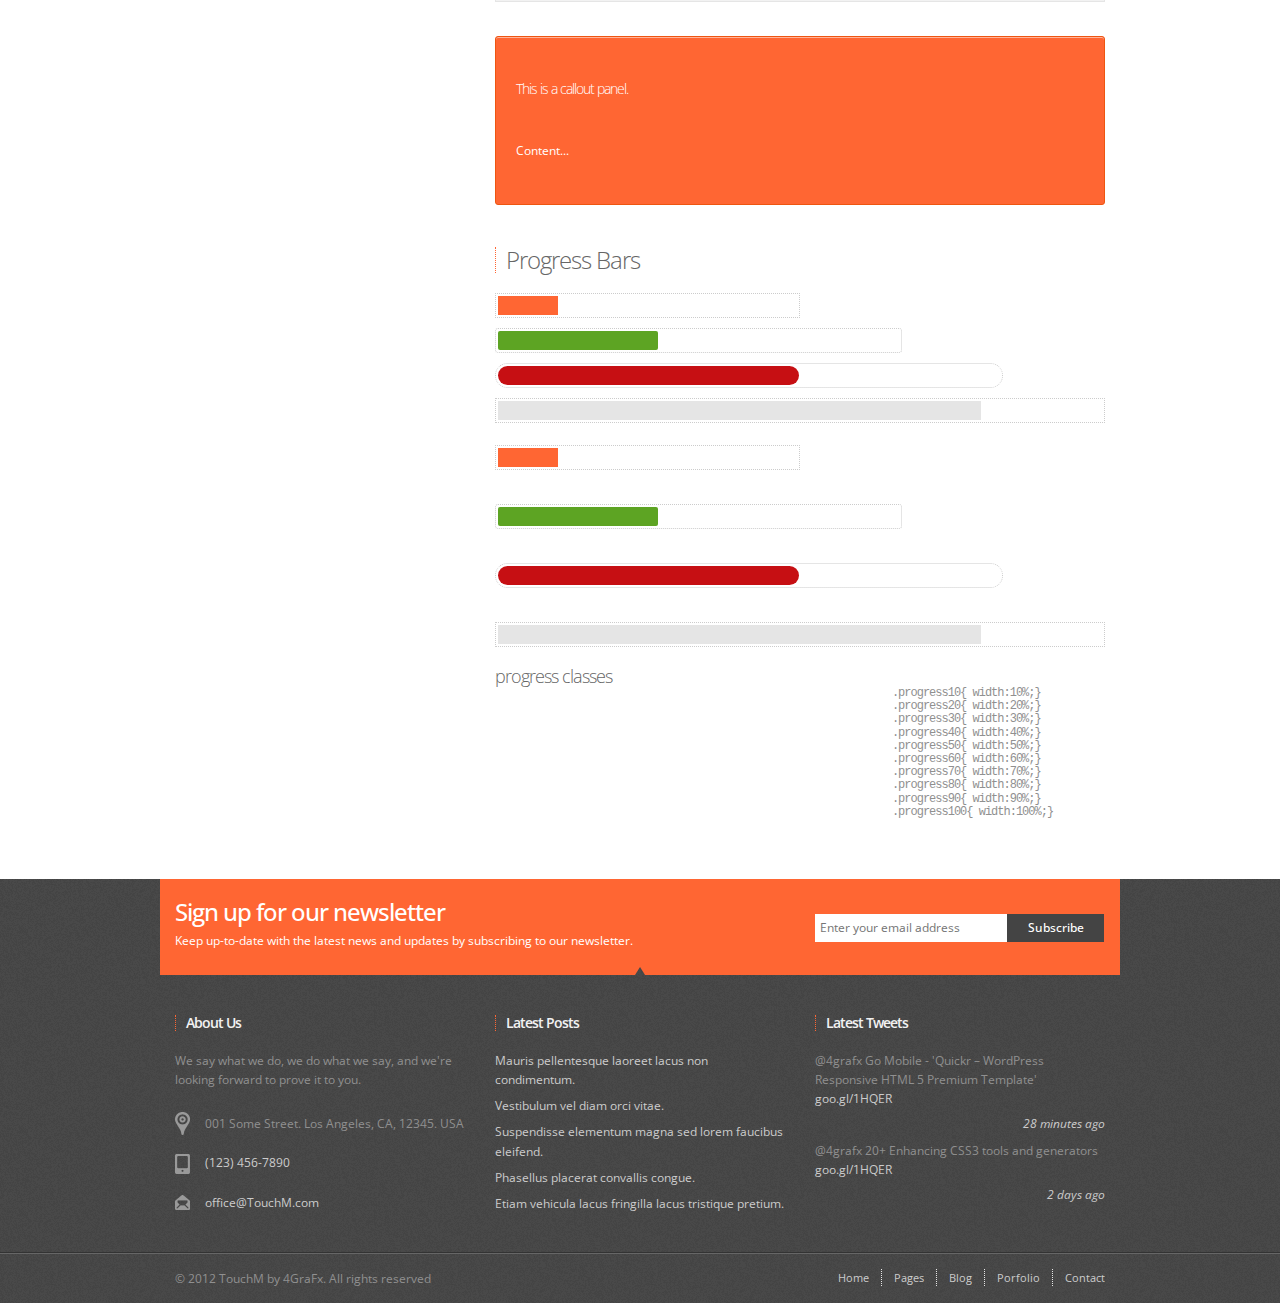
<file: KudevolveWeb/KudevolveUI/HomePageUI/shortcodes/shorcodes-elements.html>
<!DOCTYPE html>

<!-- paulirish.com/2008/conditional-stylesheets-vs-css-hacks-answer-neither/ -->
<!--[if lt IE 7]> <html class="no-js lt-ie9 lt-ie8 lt-ie7" lang="en"> <![endif]-->
<!--[if IE 7]>    <html class="no-js lt-ie9 lt-ie8" lang="en"> <![endif]-->
<!--[if IE 8]>    <html class="no-js lt-ie9" lang="en"> <![endif]-->
<!--[if gt IE 8]><!--> <html class="no-js" lang="en"> <!--<![endif]-->
<head>
  <meta charset="utf-8" />

  <!-- Set the viewport width to device width for mobile -->
  <meta name="viewport" id="view" content="width=device-width minimum-scale=1, maximum-scale=1" />

  <title>TouchM :: Premium Multipurpose Responsive Theme</title>
  
  <!-- Included CSS Files (Compressed) -->
  <link rel="stylesheet" href="../stylesheets/foundation.min.css">
  <link rel="stylesheet" href="../stylesheets/app.css">
  <link rel="stylesheet" href="../stylesheets/style1.css">
<link rel="stylesheet" href="../stylesheets/color1.css">
  
  <!-- Google Fonts --> 
  <link href='http://fonts.googleapis.com/css?family=Open+Sans:400,300,300italic,400italic,600,600italic,700,700italic,800,800italic&amp;subset=latin,latin-ext' rel='stylesheet' type='text/css'> 
  
  <!-- Syntax Highlight -->
  <link href='http://alexgorbatchev.com/pub/sh/current/styles/shCore.css' rel='stylesheet' type='text/css'/>
  <link href='../stylesheets/shThemeDefault.css' rel='stylesheet' type='text/css'/>
  <script src='http://alexgorbatchev.com/pub/sh/current/scripts/shCore.js' type='text/javascript'></script>
  <script src='http://alexgorbatchev.com/pub/sh/current/scripts/shBrushCss.js' type='text/javascript'></script>
  <script src='http://alexgorbatchev.com/pub/sh/current/scripts/shBrushJava.js' type='text/javascript'></script>
  <script src='http://alexgorbatchev.com/pub/sh/current/scripts/shBrushJScript.js' type='text/javascript'></script>
  <script src='http://alexgorbatchev.com/pub/sh/current/scripts/shBrushPhp.js' type='text/javascript'></script>
  <script src='http://alexgorbatchev.com/pub/sh/current/scripts/shBrushXml.js' type='text/javascript'></script>
  <script >
		SyntaxHighlighter.config.bloggerMode = true;
		SyntaxHighlighter.config.clipboardSwf = 'http://alexgorbatchev.com/pub/sh/current/scripts/clipboard.swf';
		SyntaxHighlighter.all();
  </script>
  
  <!-- Included JS Files (Compressed) -->
  <script src="../javascripts/jquery.js"></script>
  <script src="../javascripts/foundation.min.js"></script>
  <script src="../javascripts/modernizr.foundation.js"></script>
    
  <!-- Slider Revolution JS FILES  -->
  <script type="text/javascript" src="../plugins/slider-revolution/jquery.themepunch.plugins.min.js"></script>
  <script type="text/javascript" src="../plugins/slider-revolution/jquery.themepunch.revolution.min.js"></script>
  
  <!-- Tooltips -->
  <script type="text/javascript" src="../javascripts/jquery.tipsy.js"></script>
  
  <!-- CarouFredSel plugin -->
  <script type="text/javascript"  src="../javascripts/jquery.carouFredSel-6.0.3-packed.js"></script>
  <!-- optionally include helper plugins -->
  <script type="text/javascript"  src="../javascripts/jquery.touchSwipe.min.js"></script>
    
  <!-- Scripts Initialize -->
  <script src="../javascripts/app-head.js"></script> 
  

  <!-- IE Fix for HTML5 Tags -->
  <!--[if lt IE 9]>
    <script src="http://html5shiv.googlecode.com/svn/trunk/html5.js"></script>
  <![endif]-->

</head>
<body onload="initialize()">
<!-- Region 1 Wrap -->

  <div class="container region1wrap">  
         
    <!-- Top Header -->
  	<div class="row top_header">
    
        <div class="six columns">
        
    		<ul class="link-list">
  				<li><a href="#">Order Now</a></li>
  				<li><a href="#">Pricing</a></li>
  				<li><a href="#">Site Map</a></li>
			</ul> 
  			
  				
    		<div class="login user-control">
            		Hello, <a href="#"> John Smith<span class="notification">4</span></a>
            </div>
            
   	    </div>
        
        <div class="six columns">
        
        	<ul class="top_social">
  				<li><a class="has-tipsy" href="http://twitter.com/" title="Twitter"><img src="../images/social/Twitter.png" alt="Twitter"></a></li>
  				<li><a class="has-tipsy" href="http://www.facebook.com/" title="Facebook"><img src="../images/social/Facebook.png" alt="Facebook"></a>
  				<li><a class="has-tipsy" href="http://google.com/" title="Google"><img src="../images/social/Google.png" alt="Google+"></a></li>
                <li><a class="has-tipsy" href="http://www.LinkedIn.com/" title="LinkedIn"><img src="../images/social/LinkedIn.png" alt="LinkedIn"></a></li>
                <li><a class="has-tipsy" href="http://www.Flickr.com/" title="Flickr"><img src="../images/social/Flickr.png" alt="Flickr"></a></li>
                <li><a class="has-tipsy" href="http://vimeo.com/" title="Vimeo"><img src="../images/social/Vimeo.png" alt="Vimeo"></a></li>
  				<li><a class="has-tipsy" href="http://www.rss.com/" title="RSS"><img src="../images/social/RSS.png" alt="RSS"></a></li>
			</ul>

		</div>
    
  	</div>
    <!-- End Top Header -->
    
  </div>
  
<!-- End Region 1 Wrap -->

<!-- Region 2 Wrap -->

<div class="container region2wrap">
  
	<div class="row">
    
    	<!-- Logo -->
            
    	<div class="three columns">

        	<a href="../index.html" id="logo"><h1>Touch<span>M</span></h1></a>
        
  		</div>
        
        <!-- End Logo -->
        
        <!-- Main Navigation -->
        
        <div class="nine columns">

			<nav class="top-bar">
        
    			<ul>
      				<!-- Toggle Button Mobile -->
      				<li class="name">
        			<h1><a href="#"> Please select your page</a></h1>
      				</li>
      				<li class="toggle-topbar"><a href="#"></a></li>
                    <!-- End Toggle Button Mobile -->
    			</ul>



      			<section><!-- Nav Section -->
      			<ul class="right">
        
        			<li class="has-dropdown">
          				<a href="../index.html">Home</a>
          				<ul class="dropdown">
            				<li><a href="../index.html">Home Page - Default</a></li>
            				<li><a href="../index-type1.html">Home Page Type 1</a></li>
                            <li><a href="../index-type2.html">Home Page Type 2</a></li>
                            <li class="has-dropdown"><a href="#">TouchM Sliders</a>
                            	<ul class="dropdown">
            						<li><a href="../index.html">Slider Revolution</a></li>
            						<li><a href="../index-flexi.html">Flexislider</a></li>
                                    <li><a href="../index-camera.html">Camera Slider</a></li>
                                </ul>
                            </li>
          				</ul>
        			</li>
        
        			<li class="has-dropdown">
        				<a  class="active" href="#">Features</a>
            			<ul class="dropdown">
            				<li><a href="../about.html">About Us</a></li>
            				<li><a href="../services.html">Services</a></li>
            				<li><a href="../pricing.html">Pricing Tables</a></li>
            				<li><a href="../shortcodes.html">Shortcodes</a></li>
            				<li><a href="../notfound.html">404 Not Found</a></li>
            				<li><a href="../under-construction.html">Under Construction</a></li>
            				<li class="has-dropdown"><a href="#">Third Navigation Level</a>
            					<ul class="dropdown">
            						<li><a href="#">This is a simple example</a></li>
            						<li><a href="#">Of the Third Level</a></li>
               					</ul>
            				</li>
            			</ul>        
        			</li>
        
        			<li class="has-dropdown">
          				<a href="#">Blog</a>
          					<ul class="dropdown">
                            	<li><a href="../blog_sidebar_right.html">Blog Default</a></li>
                            	<li><a href="../blog_type1.html">Blog Type 1</a></li>
                                <li><a href="../blog_type2.html">Blog Type 2</a></li>         
            					<li><a href="../blog_sidebar_right.html">Sidebar Right</a></li>
            					<li><a href="../blog_sidebar_left.html">Sidebar Left</a></li>
            					<li><a href="../blog_inner.html">Single Post</a></li>
          					</ul>
        			</li>
        
        			<li class="has-dropdown">
          				<a href="#">Portfolio</a>
          					<ul class="dropdown">             
            					<li><a href="../portfolio_default.html">Portfolio Default (4 Columns)</a></li>         
            					<li><a href="../portfolio_type1.html" class="">Portfolio 2 Columns</a></li>
            					<li><a href="../portfolio_type2.html">Portfolio 3 Columns</a></li> 
                                <li><a href="../portfolio_default.html">Portfolio 4 Columns</a></li>            
            					<li><a href="../single-project.html">Single Project</a></li>
          					</ul>
        			</li>
        
        			<li><a href="../contact.html">Contact</a></li>
        
      			</ul>
                </section><!-- End Nav Section -->

  			</nav>            
        
    	</div>
        
        <!-- End Main Navigation -->        
        
	</div>
    
</div>
  
<!-- End Region 2 Wrap -->

<!-- Region 3 Wrap -->

  <div class="container region3wrap">  
  
    
    <!-- Content Top -->  
  	<div class="row content_top">
        
    	<div class="nine columns">
       
			<ul class="breadcrumbs">
 				<li><a href="index.html">Home</a></li>
  				<li><a href="#">Pages</a></li>
  				<li><a href="../shortcodes.html">Shortcodes</a></li>
                <li class="current"><a href="#">Elements</a></li>
			</ul>

		</div>
        
        <div class="three columns">

			<div class="row">
 				<div class="twelve columns">
    				<div class="row collapse top_search">
      					<div class="ten mobile-three columns">
        					<input type="text" placeholder="Enter search terms" />
      					</div>
      					<div class="two mobile-one columns">
        					<a href="#" class="button icon-search"></a>
      					</div>
    				</div>
  				</div>
			</div>

		</div>
        
  	</div>
    <!-- End Content Top -->
    
  </div>
  
<!-- End Region 3 Wrap -->

<!-- Region 4 Wrap -->

  <div class="container region4wrap">
  
  	<div class="row maincontent">     
    	
        
        <div class="twelve columns">
        	
        	<div class="page_title">
        
        		<div class="row">
            	
            		<div class="twelve columns">
        				<h1>Shortcodes</h1>
            		</div>
            
            	</div>
                
        	</div>
        
        </div>
        
        <div class="four columns">
        
        	<h3>Shortcodes categorys</h3>            
            <p>We provide you quite a nice list of shortcodes. Pick your category from the list bellow:</p>
        
        	<ul class="side-nav">
            	<li><a href="../shortcodes/shorcodes-ti.html">Typography and Icons</a></li>                    	
                <li><a href="../shortcodes/shorcodes-buttons.html">Buttons</a></li>
  				<li><a href="../shortcodes/shorcodes-list.html">List styles</a></li>  						
  				<li><a href="../shortcodes/shorcodes-tabs.html">Toogle and Tabs</a></li>
  				<li class="active"><a href="../shortcodes/shorcodes-elements.html">Elements</a></li>
  				<li><a href="../shortcodes/shorcodes-nav.html">Navigation</a></li>
                <li><a href="../shortcodes/shorcodes-form.html">Forms</a></li>
                <li><a href="../shortcodes/shorcodes-video.html">Videos</a></li>
			</ul>
        
        </div>
        
        <div class="eight columns bottom20">
             
                         
            <div class="row">
                
            	<div class="twelve columns">
                
                	<h3>Elements</h3>
                
                	 <div class="row">
                     
                     	<div class="six columns">
                        	<h3>Alerts</h3>

								<div class="alert-box">
  									This is a standard alert.
  									<a href="" class="close">&times;</a>
								</div>

								<div class="alert-box success">
  									This is a success alert.
  									<a href="" class="close">&times;</a>
								</div>

								<div class="alert-box alert">
  									This is an alert.
  									<a href="" class="close">&times;</a>
								</div>

								<div class="alert-box secondary">
  									This is a secondary alert.
  									<a href="" class="close">&times;</a>
								</div>
                                
                            <h4>How?</h4>
                                        
                    		<pre class="brush: html">
                            <div class="alert-box">
  								This is a standard alert.
  								<a href="" class="close">&times;</a>
							</div></pre>

                        
                        </div>
                        
                        <div class="six columns">
                        	<h3>Labels</h3>  
                            	
                                <div class="row">
                                
                                	<div class="six columns">
                                    
                                    	<!-- Types -->
										<p><span class="label">Normal Label</span></p>
										<p><span class="secondary label">Secondary Label</span></p>
										<p><span class="success label">Success Label</span></p>
										<p><span class="alert label">Alert Label</span></p>
                                    
                                    </div>
                                    
                                    <div class="six columns">
                                    
                                    	<!-- Styles -->
										<p><span class="label">Regular Label</span></p>
										<p><span class="radius label">Radius Label</span></p>
										<p><span class="round label">Round Label</span></p>
                                    
                                    </div>
                                    
                               </div>
                            
                            <h4>How?</h4>
                                        
                    		<pre class="brush: html">
                            <span class="label">Label</span></pre>
                                  
                        </div>
                                             
                     </div>
                     
                     <div class="row">
                     
                     	<div class="twelve columns">
                        	<h3>Tooltips</h3>
                            <p>Can be use on any element but will not work on mobile links. For that you need to use Tipsy from bellow.</p>

								<p><span class="has-tip" data-width="210" title="Bottom and the default position.">"tip-bottom"</span>
								<span class="has-tip tip-top noradius" data-width="210" title="Top and not rounded!">"tip-top"</span>
								<span class="has-tip tip-left" data-width="90" title="left!">"tip-left"</span>
								<span class="has-tip tip-right" data-width="90" title="right!">"tip-right"</span></p>
                                                            
                            <h4>How?</h4>
                                        
                    		<pre class="brush: html">
                            <span class="has-tip tip-left" data-width="90" title="left!">"tip-left"</span></pre>
                                  
                        </div>
                        
                        <div class="twelve columns">
                        	<h3>Tipsy Tooltips</h3>
                            <p>Use on any elements (images, links, divs etc). Available on mobile devices with double state on link. First tap will open the link / Second tap will open the link.</p>
								
                                <a class="has-tipsy button" href="#" title="Nice Tooltip">Nice Tooltip</a>
                                                            
                            <h4>How?</h4>
                                        
                    		<pre class="brush: html">
                            <a class="has-tipsy button" href="#" title="Nice Tooltip">Nice Tooltip</a></pre>
                                  
                        </div>
                     
                     </div>
                     
                     <div class="row">
                     
                     	<div class="twelve columns">
                        	<h3>Panels</h3>

								<div class="row">
  									<div class="six columns">
    									<div class="panel">
      										<h5>This is a regular panel.</h5>
      										<p>Content</p>
    									</div>
 									</div>
                                    
  									<div class="six columns">
    									<div class="panel callout radius">
      										<h5>This is a callout panel.</h5>
      										<p>Content...</p>
    									</div>
  									</div>
								</div>

                                        
                    		<pre class="brush: html">
                            <div class="panel">
      							<h5>This is a regular panel.</h5>
      							<p>Content</p>
    						</div></pre>
                            
                            <pre class="brush: html">
                            <div class="panel callout radius">
      							<h5>This is a callout panel.</h5>
      							<p>Content...</p>
    						</div></pre>
                                  
                        </div>
                                            
                     </div>
                     
                     <div class="row">
                     
                     	<div class="twelve columns">
                        	<h3>Progress Bars</h3>

								<div class="progress six"><span class="meter progress20"></span></div>
								<div class="radius progress success eight"><span class="meter progress40"></span></div>
								<div class="nice round progress alert ten"><span class="meter progress60"></span></div>
								<div class="nice secondary progress"><span class="meter progress80"></span></div>
                                
                            <pre class="brush: html">
                            <div class="progress six"><span class="meter progress20"></span></div>
							<div class="radius progress success eight"><span class="meter progress40"></span></div>
							<div class="nice round progress alert ten"><span class="meter progress60"></span></div>
							<div class="nice secondary progress"><span class="meter progress80"></span></div></pre>
                            
                            <h4>progress classes</4>
                            
                            <pre class="brush: html">
								.progress10{ width:10%;}
								.progress20{ width:20%;}
								.progress30{ width:30%;}
								.progress40{ width:40%;}
								.progress50{ width:50%;}
								.progress60{ width:60%;}
								.progress70{ width:70%;}
								.progress80{ width:80%;}
								.progress90{ width:90%;}
								.progress100{ width:100%;}</pre>
                                  
                        </div>
                                            
                     </div>
                

                </div>
            
            </div>
            
                        
       </div>  
        
  	</div>
    
  </div>
  
<!-- End Region 4 Wrap -->

<!-- Region 9 Wrap -->

  <div class="container region9wrap">
  
  	 <!-- Bottom Content -->
    <div class="row content_bottom">
    
    	<!-- // // // // // // // // // // -->
        
    	<div class="eight columns">
       
			<h2>Sign up for our newsletter</h2>
            <p>Keep up-to-date with the latest news and updates by subscribing to our newsletter.</p>
            
		</div>
        
        <!-- // // // // // // // // // // -->
        
        <div class="four columns">
			<div class="row collapse newsletter-input">
				<div class="eight mobile-three columns">
					<input type="text" placeholder="Enter your email address" />
				</div>
				<div class="four mobile-one columns">
					<a href="#" class="button expand">Subscribe</a>
				</div>
			</div>
		</div>
        
        <!-- // // // // // // // // // // -->        
        
  	</div>
    <!-- End Bottom Content -->
    
    <!-- Footer -->  
  	<div class="row footer">
        
        <!-- // // // // // // // // // // -->
        
        <div class="four columns">
        
        	<h4>About Us</h4>
        	<p>We say what we do, we do what we say, and we're looking forward to prove it to you.</p>
      		<ul class="vcard">
                <li class="address">001 Some Street. Los Angeles, CA, 12345. USA</li>
				<li class="tel"><a href="1234567890">(123) 456-7890</a></li>
                <li class="email"><a href="office@TouchM.com">office@TouchM.com</a></li>
			</ul>

   	    </div>
        
        <!-- // // // // // // // // // // -->
        
        <div class="four columns">
        
        	<h4>Latest Posts</h4>
			
            <ul class="footer-list">
            	<li><a href="#">Mauris pellentesque laoreet lacus non condimentum.</a></li>
  				<li><a href="#">Vestibulum vel diam orci vitae.</a></li>
                <li><a href="#">Suspendisse elementum magna sed lorem faucibus eleifend.</a></li>
  				<li><a href="#">Phasellus placerat convallis congue.</a></li>
  				<li><a href="#">Etiam vehicula lacus fringilla lacus tristique pretium.</a></li>
			</ul>  

   	    </div>
        
        <!-- // // // // // // // // // // -->
        
        <div class="four columns">
        
            <h4>Latest Tweets</h4>
            
			<ul class="footer-list twitter">
  				<li>@4grafx  Go Mobile - 'Quickr – WordPress Responsive HTML 5 Premium Template'<a href="#">goo.gl/1HQER</a><a class="twit-date">28 minutes ago</a></li>
            	<li>@4grafx  20+ Enhancing CSS3 tools and generators <a href="#">goo.gl/1HQER</a><a class="twit-date">2 days ago</a></li>   
			</ul> 

   	    </div>
        
        <!-- // // // // // // // // // // -->
        
  	</div>
    <!-- End Footer -->
    
  </div>
  
<!-- End Region 9 Wrap -->

<!-- Region 10 Wrap -->

  <div class="container region10wrap">
  
  	<div class="row footer_bottom">
       
        <!-- Bottom -->
        
        <!-- // // // // // // // // // // -->
        
        <div class="six columns">
        
        	<p class="copyright">© 2012 TouchM by 4GraFx. All rights reserved</p>

   	    </div>
        
        <!-- // // // // // // // // // // -->
        
        <div class="six columns">
        
			<ul class="link-list">
  				<li><a href="#">Home</a></li>
  				<li><a href="#">Pages</a></li>
  				<li><a href="#">Blog</a></li>
  				<li><a href="#">Porfolio</a></li>
  				<li><a href="#">Contact</a></li>
			</ul>

   	    </div>
        
        <!-- // // // // // // // // // // -->
        
        <!-- Bottom -->
        
  	</div>
  </div>
  
<!-- End Region 10 Wrap -->  
  
  <!-- Included JS Files (Uncompressed) -->
  <!--
  
  <script src="javascripts/jquery.js"></script>
  
  <script src="javascripts/jquery.foundation.mediaQueryToggle.js"></script>
  
  <script src="javascripts/jquery.foundation.forms.js"></script>
  
  <script src="javascripts/jquery.foundation.reveal.js"></script>
  
  <script src="javascripts/jquery.foundation.navigation.js"></script>
  
  <script src="javascripts/jquery.foundation.buttons.js"></script>
  
  <script src="javascripts/jquery.foundation.tabs.js"></script>
  
  <script src="javascripts/jquery.foundation.tooltips.js"></script>
  
  <script src="javascripts/jquery.foundation.accordion.js"></script>
  
  <script src="javascripts/jquery.placeholder.js"></script>
  
  <script src="javascripts/jquery.foundation.alerts.js"></script>
  
  <script src="javascripts/jquery.foundation.topbar.js"></script>
  
  -->
  
<!-- Back To Top -->
  <a href="#" class="scrollup">Scroll</a>
<!-- End Back To Top -->
  
<!-- Initialize JS Plugins -->
  <script src="../javascripts/app.js"></script>
  
</body>
</html>
</file>
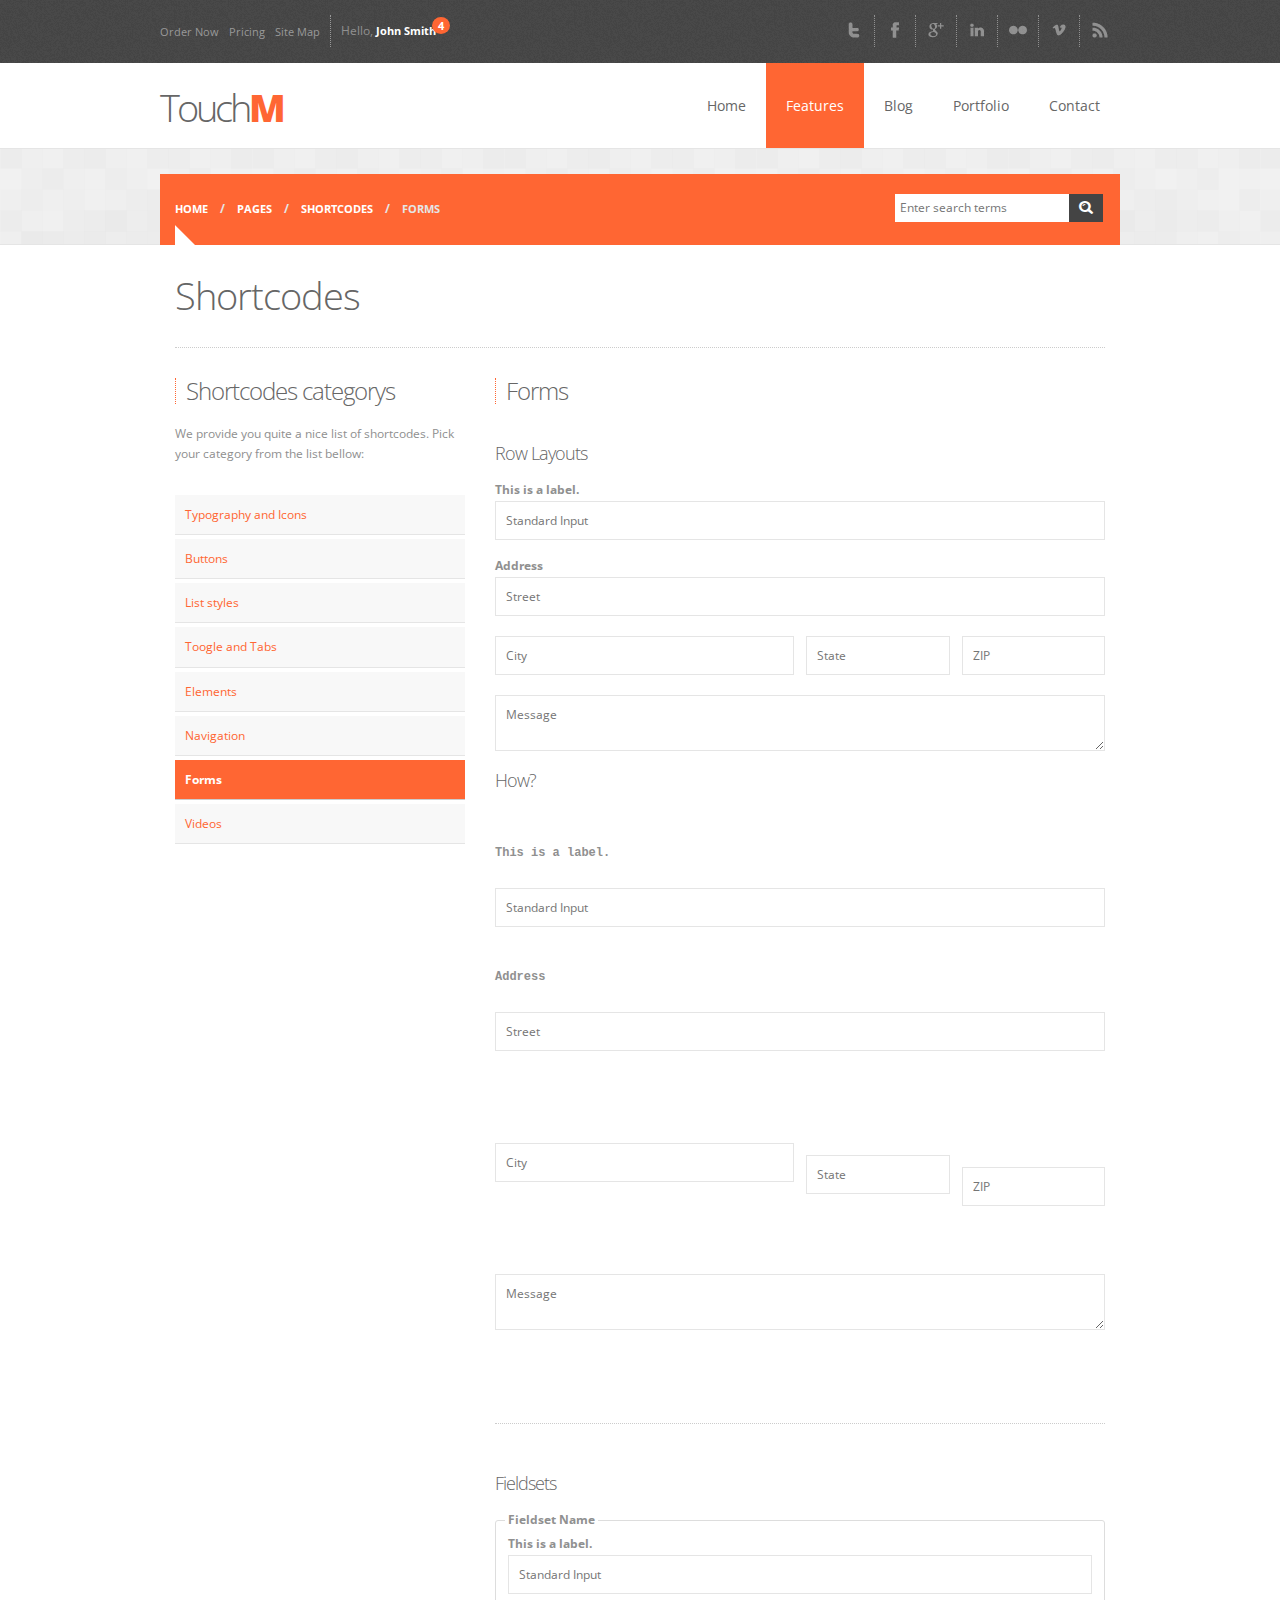
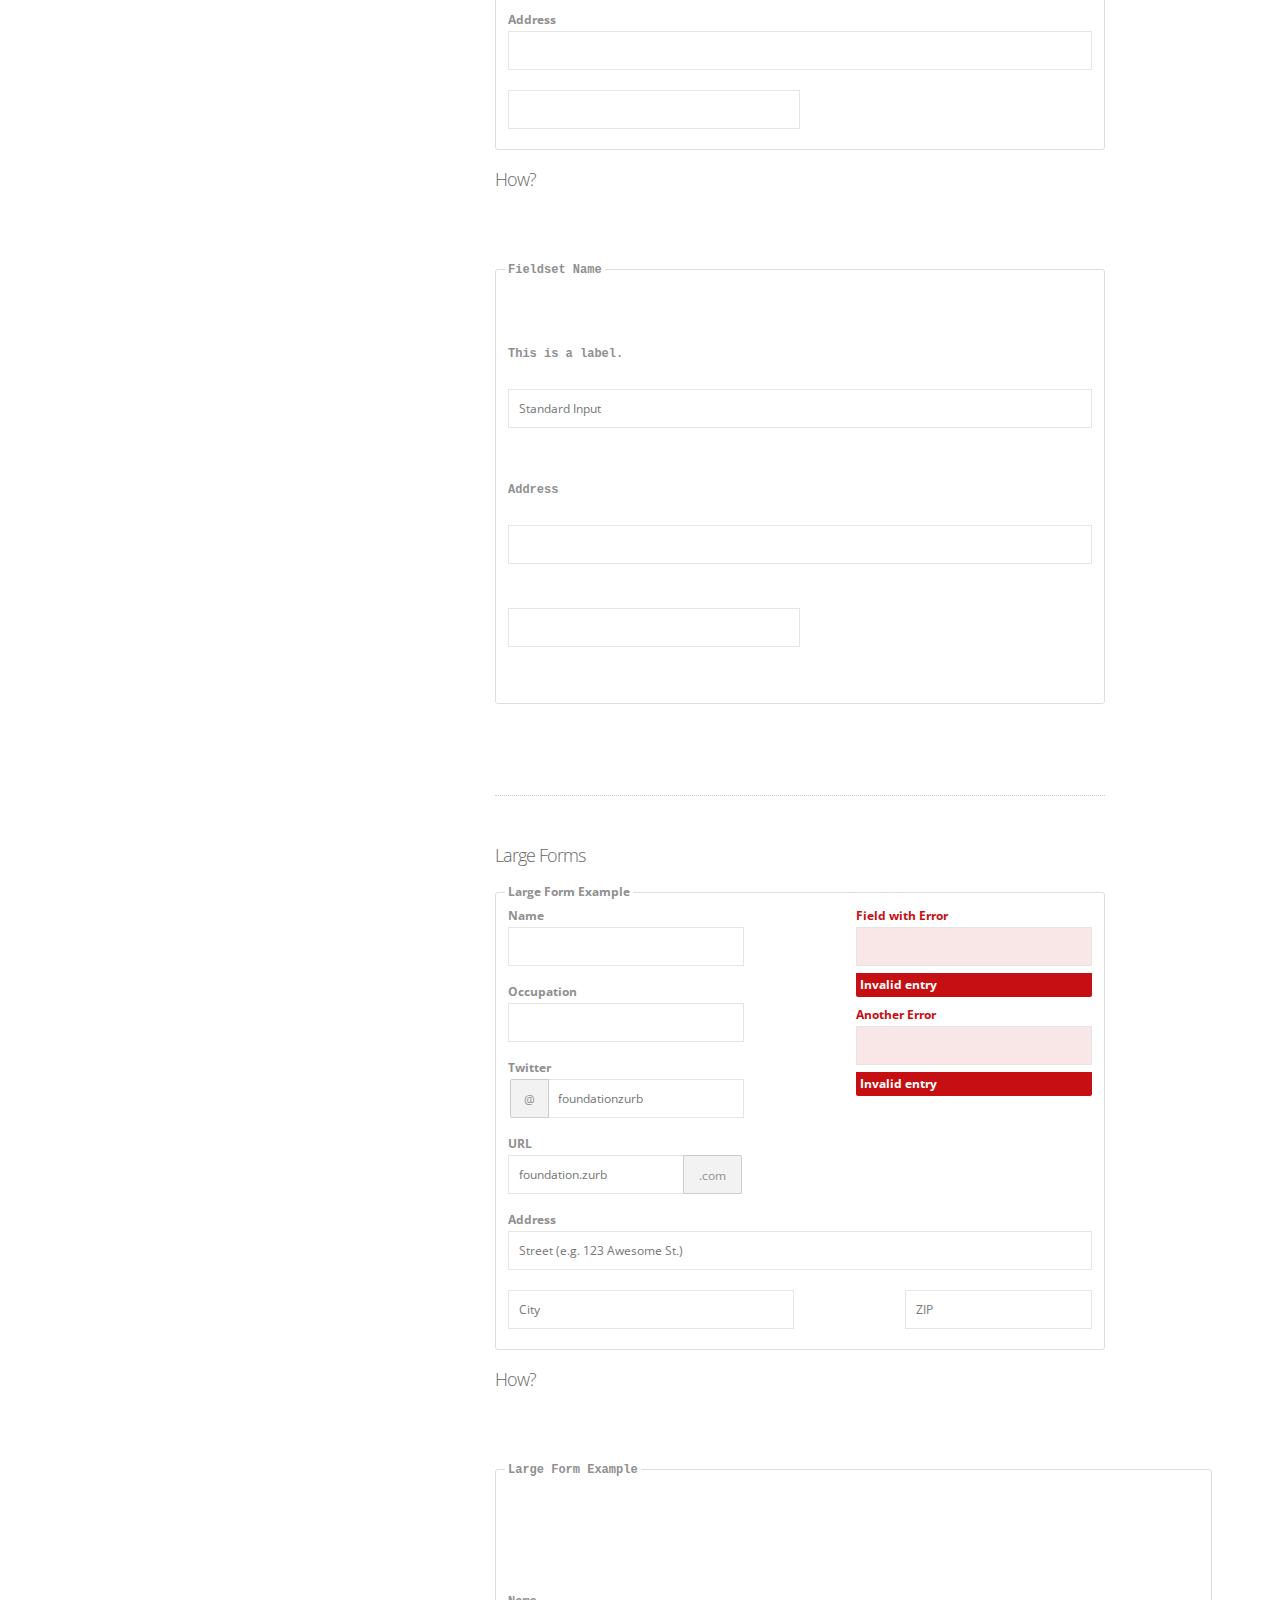
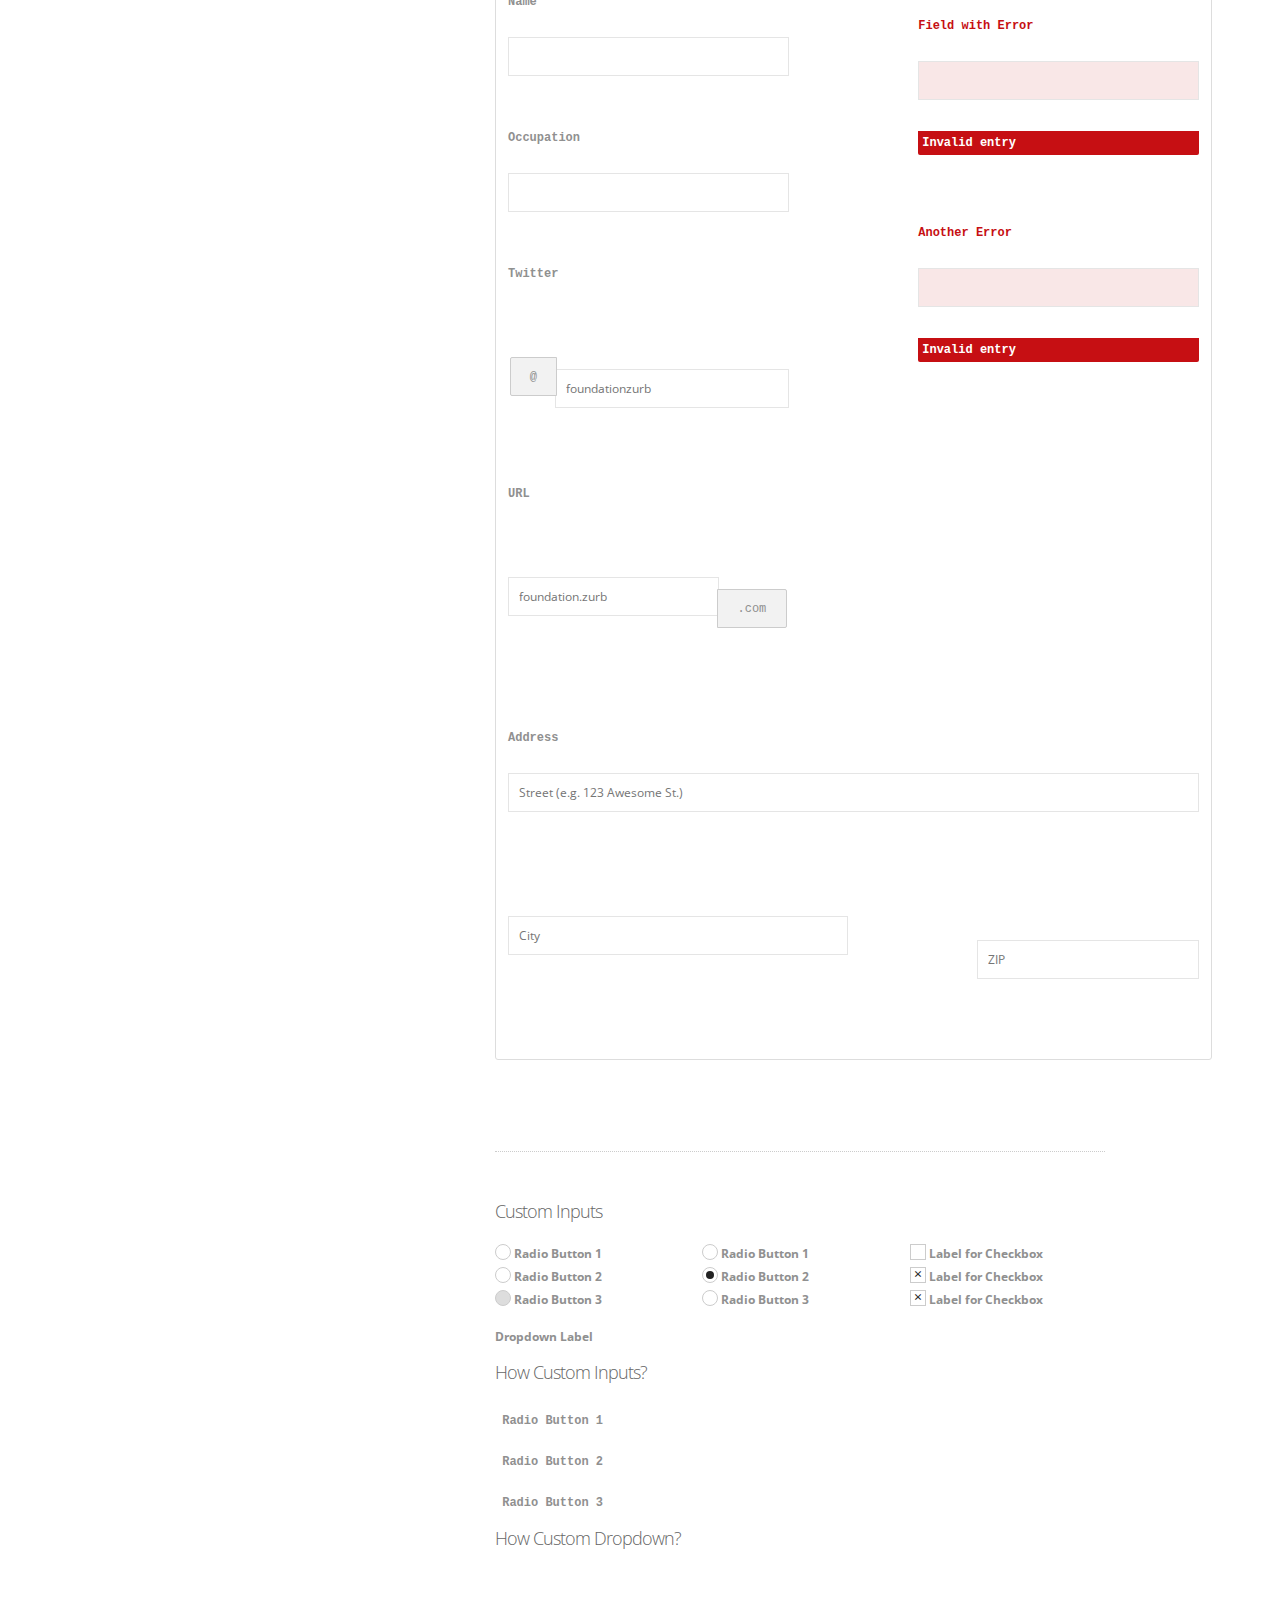
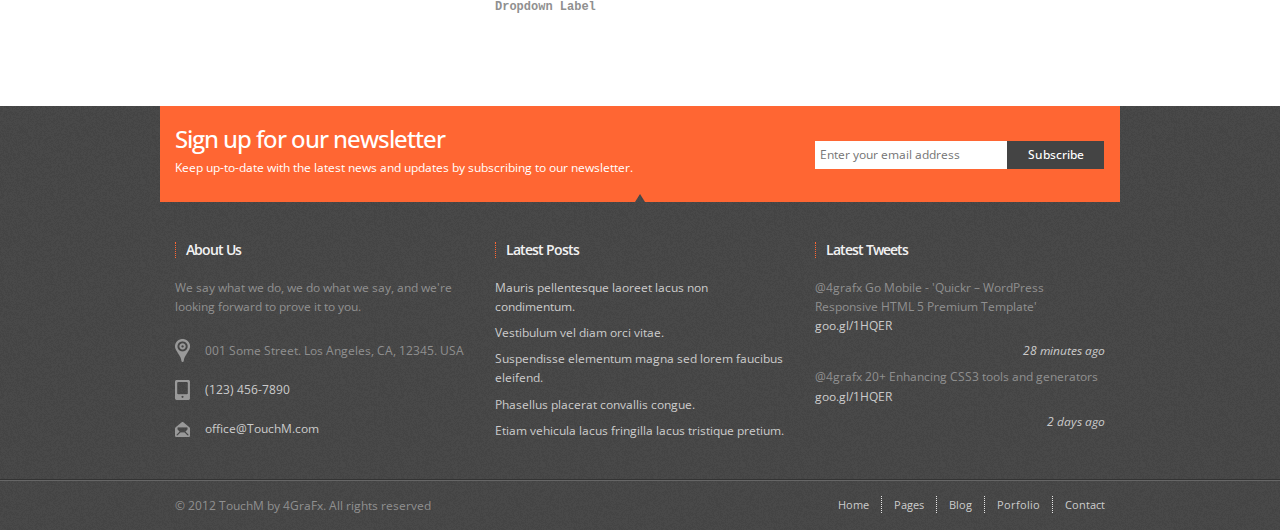
<file: KudevolveWeb/KudevolveUI/HomePageUI/shortcodes/shorcodes-form.html>
<!DOCTYPE html>

<!-- paulirish.com/2008/conditional-stylesheets-vs-css-hacks-answer-neither/ -->
<!--[if lt IE 7]> <html class="no-js lt-ie9 lt-ie8 lt-ie7" lang="en"> <![endif]-->
<!--[if IE 7]>    <html class="no-js lt-ie9 lt-ie8" lang="en"> <![endif]-->
<!--[if IE 8]>    <html class="no-js lt-ie9" lang="en"> <![endif]-->
<!--[if gt IE 8]><!--> <html class="no-js" lang="en"> <!--<![endif]-->
<head>
  <meta charset="utf-8" />

  <!-- Set the viewport width to device width for mobile -->
  <meta name="viewport" id="view" content="width=device-width minimum-scale=1, maximum-scale=1" />

  <title>TouchM :: Premium Multipurpose Responsive Theme</title>
  
  <!-- Included CSS Files (Compressed) -->
  <link rel="stylesheet" href="../stylesheets/foundation.min.css">
  <link rel="stylesheet" href="../stylesheets/app.css">
  <link rel="stylesheet" href="../stylesheets/style1.css">
<link rel="stylesheet" href="../stylesheets/color1.css">
  
  <!-- Google Fonts --> 
  <link href='http://fonts.googleapis.com/css?family=Open+Sans:400,300,300italic,400italic,600,600italic,700,700italic,800,800italic&amp;subset=latin,latin-ext' rel='stylesheet' type='text/css'> 
  
  <!-- Syntax Highlight -->
  <link href='http://alexgorbatchev.com/pub/sh/current/styles/shCore.css' rel='stylesheet' type='text/css'/>
  <link href='../stylesheets/shThemeDefault.css' rel='stylesheet' type='text/css'/>
  <script src='http://alexgorbatchev.com/pub/sh/current/scripts/shCore.js' type='text/javascript'></script>
  <script src='http://alexgorbatchev.com/pub/sh/current/scripts/shBrushCss.js' type='text/javascript'></script>
  <script src='http://alexgorbatchev.com/pub/sh/current/scripts/shBrushJava.js' type='text/javascript'></script>
  <script src='http://alexgorbatchev.com/pub/sh/current/scripts/shBrushJScript.js' type='text/javascript'></script>
  <script src='http://alexgorbatchev.com/pub/sh/current/scripts/shBrushPhp.js' type='text/javascript'></script>
  <script src='http://alexgorbatchev.com/pub/sh/current/scripts/shBrushXml.js' type='text/javascript'></script>
  <script >
		SyntaxHighlighter.config.bloggerMode = true;
		SyntaxHighlighter.config.clipboardSwf = 'http://alexgorbatchev.com/pub/sh/current/scripts/clipboard.swf';
		SyntaxHighlighter.all();
  </script>
  
  <!-- Included JS Files (Compressed) -->
  <script src="../javascripts/jquery.js"></script>
  <script src="../javascripts/foundation.min.js"></script>
  <script src="../javascripts/modernizr.foundation.js"></script>
    
  <!-- Slider Revolution JS FILES  -->
  <script type="text/javascript" src="../plugins/slider-revolution/jquery.themepunch.plugins.min.js"></script>
  <script type="text/javascript" src="../plugins/slider-revolution/jquery.themepunch.revolution.min.js"></script>
  
  <!-- Tooltips -->
  <script type="text/javascript" src="../javascripts/jquery.tipsy.js"></script>
  
  <!-- CarouFredSel plugin -->
  <script type="text/javascript"  src="../javascripts/jquery.carouFredSel-6.0.3-packed.js"></script>
  <!-- optionally include helper plugins -->
  <script type="text/javascript"  src="../javascripts/jquery.touchSwipe.min.js"></script>
    
  <!-- Scripts Initialize -->
  <script src="../javascripts/app-head.js"></script> 
  

  <!-- IE Fix for HTML5 Tags -->
  <!--[if lt IE 9]>
    <script src="http://html5shiv.googlecode.com/svn/trunk/html5.js"></script>
  <![endif]-->

</head>
<body onload="initialize()">
<!-- Region 1 Wrap -->

  <div class="container region1wrap">  
         
    <!-- Top Header -->
  	<div class="row top_header">
    
        <div class="six columns">
        
    		<ul class="link-list">
  				<li><a href="#">Order Now</a></li>
  				<li><a href="#">Pricing</a></li>
  				<li><a href="#">Site Map</a></li>
			</ul> 
  			
  				
    		<div class="login user-control">
            		Hello, <a href="#"> John Smith<span class="notification">4</span></a>
            </div>
            
   	    </div>
        
        <div class="six columns">
        
        	<ul class="top_social">
  				<li><a class="has-tipsy" href="http://twitter.com/" title="Twitter"><img src="../images/social/Twitter.png" alt="Twitter"></a></li>
  				<li><a class="has-tipsy" href="http://www.facebook.com/" title="Facebook"><img src="../images/social/Facebook.png" alt="Facebook"></a>
  				<li><a class="has-tipsy" href="http://google.com/" title="Google"><img src="../images/social/Google.png" alt="Google+"></a></li>
                <li><a class="has-tipsy" href="http://www.LinkedIn.com/" title="LinkedIn"><img src="../images/social/LinkedIn.png" alt="LinkedIn"></a></li>
                <li><a class="has-tipsy" href="http://www.Flickr.com/" title="Flickr"><img src="../images/social/Flickr.png" alt="Flickr"></a></li>
                <li><a class="has-tipsy" href="http://vimeo.com/" title="Vimeo"><img src="../images/social/Vimeo.png" alt="Vimeo"></a></li>
  				<li><a class="has-tipsy" href="http://www.rss.com/" title="RSS"><img src="../images/social/RSS.png" alt="RSS"></a></li>
			</ul>

		</div>
    
  	</div>
    <!-- End Top Header -->
    
  </div>
  
<!-- End Region 1 Wrap -->

<!-- Region 2 Wrap -->

<div class="container region2wrap">
  
	<div class="row">
    
    	<!-- Logo -->
            
    	<div class="three columns">

        	<a href="../index.html" id="logo"><h1>Touch<span>M</span></h1></a>
        
  		</div>
        
        <!-- End Logo -->
        
        <!-- Main Navigation -->
        
        <div class="nine columns">

			<nav class="top-bar">
        
    			<ul>
      				<!-- Toggle Button Mobile -->
      				<li class="name">
        			<h1><a href="#"> Please select your page</a></h1>
      				</li>
      				<li class="toggle-topbar"><a href="#"></a></li>
                    <!-- End Toggle Button Mobile -->
    			</ul>



      			<section><!-- Nav Section -->
      			<ul class="right">
        
        			<li class="has-dropdown">
          				<a href="../index.html">Home</a>
          				<ul class="dropdown">
            				<li><a href="../index.html">Home Page - Default</a></li>
            				<li><a href="../index-type1.html">Home Page Type 1</a></li>
                            <li><a href="../index-type2.html">Home Page Type 2</a></li>
                            <li class="has-dropdown"><a href="#">TouchM Sliders</a>
                            	<ul class="dropdown">
            						<li><a href="../index.html">Slider Revolution</a></li>
            						<li><a href="../index-flexi.html">Flexislider</a></li>
                                    <li><a href="../index-camera.html">Camera Slider</a></li>
                                </ul>
                            </li>
          				</ul>
        			</li>
        
        			<li class="has-dropdown">
        				<a  class="active" href="#">Features</a>
            			<ul class="dropdown">
            				<li><a href="../about.html">About Us</a></li>
            				<li><a href="../services.html">Services</a></li>
            				<li><a href="../pricing.html">Pricing Tables</a></li>
            				<li><a href="../shortcodes.html">Shortcodes</a></li>
            				<li><a href="../notfound.html">404 Not Found</a></li>
            				<li><a href="../under-construction.html">Under Construction</a></li>
            				<li class="has-dropdown"><a href="#">Third Navigation Level</a>
            					<ul class="dropdown">
            						<li><a href="#">This is a simple example</a></li>
            						<li><a href="#">Of the Third Level</a></li>
               					</ul>
            				</li>
            			</ul>        
        			</li>
        
        			<li class="has-dropdown">
          				<a href="#">Blog</a>
          					<ul class="dropdown">
                            	<li><a href="../blog_sidebar_right.html">Blog Default</a></li>
                            	<li><a href="../blog_type1.html">Blog Type 1</a></li>
                                <li><a href="../blog_type2.html">Blog Type 2</a></li>         
            					<li><a href="../blog_sidebar_right.html">Sidebar Right</a></li>
            					<li><a href="../blog_sidebar_left.html">Sidebar Left</a></li>
            					<li><a href="../blog_inner.html">Single Post</a></li>
          					</ul>
        			</li>
        
        			<li class="has-dropdown">
          				<a href="#">Portfolio</a>
          					<ul class="dropdown">             
            					<li><a href="../portfolio_default.html">Portfolio Default (4 Columns)</a></li>         
            					<li><a href="../portfolio_type1.html" class="">Portfolio 2 Columns</a></li>
            					<li><a href="../portfolio_type2.html">Portfolio 3 Columns</a></li> 
                                <li><a href="../portfolio_default.html">Portfolio 4 Columns</a></li>            
            					<li><a href="../single-project.html">Single Project</a></li>
          					</ul>
        			</li>
        
        			<li><a href="../contact.html">Contact</a></li>
        
      			</ul>
                </section><!-- End Nav Section -->

  			</nav>            
        
    	</div>
        
        <!-- End Main Navigation -->        
        
	</div>
    
</div>
  
<!-- End Region 2 Wrap -->

<!-- Region 3 Wrap -->

  <div class="container region3wrap">  
  
    
    <!-- Content Top -->  
  	<div class="row content_top">
        
    	<div class="nine columns">
       
			<ul class="breadcrumbs">
 				<li><a href="index.html">Home</a></li>
  				<li><a href="#">Pages</a></li>
  				<li><a href="../shortcodes.html">Shortcodes</a></li>
                <li class="current"><a href="#">Forms</a></li>
			</ul>

		</div>
        
        <div class="three columns">

			<div class="row">
 				<div class="twelve columns">
    				<div class="row collapse top_search">
      					<div class="ten mobile-three columns">
        					<input type="text" placeholder="Enter search terms" />
      					</div>
      					<div class="two mobile-one columns">
        					<a href="#" class="button icon-search"></a>
      					</div>
    				</div>
  				</div>
			</div>

		</div>
        
  	</div>
    <!-- End Content Top -->
    
  </div>
  
<!-- End Region 3 Wrap -->

<!-- Region 4 Wrap -->

  <div class="container region4wrap">
  
  	<div class="row maincontent">     
    	
        
        <div class="twelve columns">
        	
        	<div class="page_title">
        
        		<div class="row">
            	
            		<div class="twelve columns">
        				<h1>Shortcodes</h1>
            		</div>
            
            	</div>
                
        	</div>
        
        </div>
        
        <div class="four columns">
        
        	<h3>Shortcodes categorys</h3>            
            <p>We provide you quite a nice list of shortcodes. Pick your category from the list bellow:</p>
        
        	<ul class="side-nav">
            	<li><a href="../shortcodes/shorcodes-ti.html">Typography and Icons</a></li>                    	
                <li><a href="../shortcodes/shorcodes-buttons.html">Buttons</a></li>
  				<li><a href="../shortcodes/shorcodes-list.html">List styles</a></li>  						
  				<li><a href="../shortcodes/shorcodes-tabs.html">Toogle and Tabs</a></li>
  				<li><a href="../shortcodes/shorcodes-elements.html">Elements</a></li>
  				<li><a href="../shortcodes/shorcodes-nav.html">Navigation</a></li>
                <li class="active"><a href="../shortcodes/shorcodes-form.html">Forms</a></li>
                <li><a href="../shortcodes/shorcodes-video.html">Videos</a></li>
			</ul>
        
        </div>
        
        <div class="eight columns bottom20">
             
                         
            <div class="row">
                
            	<div class="twelve columns">
                
                	<h3>Forms</h3>
                
                	 <div class="row">
                     
                     	<div class="twelve columns">
                        
                        <h4>Row Layouts</h4>
                        
                        <!-- Row Layout for forms -->
						<form>
  							<label>This is a label.</label>
  							<input type="text" placeholder="Standard Input" />
  							<label>Address</label>
  							<input type="text" class="twelve" placeholder="Street" />
  							<div class="row">
    							<div class="six columns">
      								<input type="text" placeholder="City" />
    							</div>
    							<div class="three columns">
      								<input type="text" placeholder="State" />
    							</div>
    							<div class="three columns">
      								<input type="text" placeholder="ZIP" />
    							</div>
  							</div>
  							<textarea placeholder="Message"></textarea>
						</form>
                        
                        <h4>How?</h4>
                                        
                    	<pre class="brush: html">
                        <form>
  							<label>This is a label.</label>
  							<input type="text" placeholder="Standard Input" />
  							<label>Address</label>
  							<input type="text" class="twelve" placeholder="Street" />
  							<div class="row">
    							<div class="six columns">
      								<input type="text" placeholder="City" />
    							</div>
    							<div class="three columns">
      								<input type="text" placeholder="State" />
    							</div>
    							<div class="three columns">
      								<input type="text" placeholder="ZIP" />
    							</div>
  							</div>
  							<textarea placeholder="Message"></textarea>
						</form></pre>
                        
                        </div>
                        
                        <div class="twelve columns">
                        	<hr/>
                        </div>
                        
                        <div class="twelve columns">
                        
                        <h4>Fieldsets</h4>

						<form>
  							<fieldset>

    							<legend>Fieldset Name</legend>

    								<label>This is a label.</label>
    								<input type="text" placeholder="Standard Input" />

    								<label>Address</label>
    								<input type="text" />
    								<input type="text" class="six" />

  							</fieldset>
						</form>
                        
                        <h4>How?</h4>
                                        
                    	<pre class="brush: html">
                        <form>
  							<fieldset>

    							<legend>Fieldset Name</legend>

    								<label>This is a label.</label>
    								<input type="text" placeholder="Standard Input" />

    								<label>Address</label>
    								<input type="text" />
    								<input type="text" class="six" />

  							</fieldset>
						</form></pre>
                        
                        </div>
                        
                        <div class="twelve columns">
                        	<hr/>
                        </div>
                        
                        <div class="twelve columns">
                        
                        <h4>Large Forms</h4>

							<form class="custom">
  								<fieldset>
    								<legend>Large Form Example</legend>

    								<div class="row">
      									<div class="five columns">

        									<label>Name</label>
        									<input type="text">

        									<label>Occupation</label>
        									<input type="text">

        									<label>Twitter</label>
        										<div class="row collapse">
          											<div class="two mobile-one columns">
            											<span class="prefix">@</span>
          											</div>
          										<div class="ten mobile-three columns">
            								<input type="text" placeholder="foundationzurb">
          								</div>
       								</div>

        							<label>URL</label>
        								<div class="row collapse">
          									<div class="nine mobile-three columns">
            									<input type="text" placeholder="foundation.zurb">
          									</div>
          									<div class="three mobile-one columns">
            									<span class="postfix">.com</span>
         									</div>
        								</div>

      							</div>

     							<div class="five columns">

        							<label class="error">Field with Error</label>
        							<input type="text" class="error">
        							<small class="error">Invalid entry</small>

        								<div class="error">
          									<label>Another Error</label>
          									<input type="text">
          									<small>Invalid entry</small>
        								</div>

      							</div>
    						</div>

    							<label>Address</label>
    							<input type="text" placeholder="Street (e.g. 123 Awesome St.)">

   							<div class="row">
      							<div class="six columns">
        							<input type="text" placeholder="City">
      							</div>
      							<div class="two columns">
        							
  								<select style="display:none;" id="customDropdown">
    								<option SELECTED>LA</option>
    								<option>NY</option>
  								</select>
                            
  								<div class="custom dropdown">
    								<a href="#" class="current">NY</a>
    								<a href="#" class="selector"></a>
   									<ul>
      									<li>LA</li>
      									<li>NY</li>
    								</ul>
  								</div>
                                
      							</div>
                                
      							<div class="four columns">
       								<input type="text" placeholder="ZIP">
      							</div>
    						</div>

  							</fieldset>
						</form>


                        
                        <h4>How?</h4>
                                        
                    	<pre class="brush: html">
                        <form>
  								<fieldset>
    								<legend>Large Form Example</legend>

    								<div class="row">
      									<div class="five columns">

        									<label>Name</label>
        									<input type="text">

        									<label>Occupation</label>
        									<input type="text">

        									<label>Twitter</label>
        										<div class="row collapse">
          											<div class="two mobile-one columns">
            											<span class="prefix">@</span>
          											</div>
          										<div class="ten mobile-three columns">
            								<input type="text" placeholder="foundationzurb">
          								</div>
       								</div>

        							<label>URL</label>
        								<div class="row collapse">
          									<div class="nine mobile-three columns">
            									<input type="text" placeholder="foundation.zurb">
          									</div>
          									<div class="three mobile-one columns">
            									<span class="postfix">.com</span>
         									</div>
        								</div>

      							</div>

     							<div class="five columns">

        							<label class="error">Field with Error</label>
        							<input type="text" class="error">
        							<small class="error">Invalid entry</small>

        								<div class="error">
          									<label>Another Error</label>
          									<input type="text">
          									<small>Invalid entry</small>
        								</div>

      							</div>
    						</div>

    							<label>Address</label>
    							<input type="text" placeholder="Street (e.g. 123 Awesome St.)">

   							<div class="row">
      							<div class="six columns">
        							<input type="text" placeholder="City">
      							</div>
      							<div class="two columns">
        							<select>
          								<option>CA</option>
        							</select>
      							</div>
      							<div class="four columns">
       								<input type="text" placeholder="ZIP">
      							</div>
    						</div>

  							</fieldset>
						</form></pre>
                        
                        </div>
                        
                        <div class="twelve columns">
                        	<hr/>
                        </div>
                        
                        <div class="twelve columns">
                        
                        <h4>Custom Inputs</h4>
                        
						<form class="custom">

  						<!-- Custom Radio -->
  						<div class="row">
                        
    						<div class="four columns">
      							<label for="radio1"><input name="radio1" type="radio" id="radio1" style="display:none;"><span class="custom radio"></span> Radio Button 1</label>
      							<label for="radio2"><input name="radio1" type="radio" id="radio2" style="display:none;"><span class="custom radio checked"></span> Radio Button 2</label>
      							<label for="radio3"><input name="radio1" type="radio" id="radio3" disabled style="display:none;"><span class="custom radio"></span> Radio Button 3</label>
    						</div>
                            
    						<div class="four columns">
      							<label for="radio4"><input name="radio2" type="radio" id="radio4"> Radio Button 1</label>
      							<label for="radio5"><input name="radio2" CHECKED type="radio" id="radio5"> Radio Button 2</label>
      							<label for="radio6"><input name="radio2" type="radio" id="radio6"> Radio Button 3</label>
    						</div>

    					<!-- Custom Checkbox -->
    						<div class="four columns">
      							<label for="checkbox1"><input type="checkbox" id="checkbox1" style="display: none;"><span class="custom checkbox"></span> Label for Checkbox</label>
      							<label for="checkbox2"><input type="checkbox" id="checkbox2" checked style="display: none;"><span class="custom checkbox checked"></span> Label for Checkbox</label>
      							<label for="checkbox3"><input type="checkbox" CHECKED id="checkbox3"> Label for Checkbox</label>
    						</div>
  						</div>

  						<!-- Custom Selects -->
  						<label for="customDropdown" class=" top20">Dropdown Label</label>
  							<select style="display:none;" id="customDropdown">
    							<option SELECTED>This is a dropdown</option>
    							<option>This is another option</option>
   								<option>Look, a third option</option>
  							</select>
                            
  						<div class="custom dropdown">
    						<a href="#" class="current">This is a dropdown</a>
    						<a href="#" class="selector"></a>
   							<ul>
      							<li>This is a dropdown</li>
      							<li>This is another option</li>
      							<li>Look, a third option</li>
    						</ul>
  						</div>
					</form>



                        
                        <h4>How Custom Inputs?</h4>
                                        
                    	<pre class="brush: html">
                        <label for="radio1"><input name="radio1" type="radio" id="radio1" style="display:none;"><span class="custom radio"></span> Radio Button 1</label>
      					<label for="radio2"><input name="radio1" type="radio" id="radio2" style="display:none;"><span class="custom radio checked"></span> Radio Button 2</label>
      					<label for="radio3"><input name="radio1" type="radio" id="radio3" disabled style="display:none;"><span class="custom radio"></span> Radio Button 3</label></pre>
                        
                        <h4>How Custom Dropdown?</h4>
                                        
                    	<pre class="brush: html">
                        <label for="customDropdown" class=" top20">Dropdown Label</label>
  							<select style="display:none;" id="customDropdown">
    							<option SELECTED>This is a dropdown</option>
    							<option>This is another option</option>
   								<option>Look, a third option</option>
  							</select>
                            
  						<div class="custom dropdown">
    						<a href="#" class="current">This is a dropdown</a>
    						<a href="#" class="selector"></a>
   							<ul>
      							<li>This is a dropdown</li>
      							<li>This is another option</li>
      							<li>Look, a third option</li>
    						</ul>
  						</div></pre>
                        
                        </div>
                        
                        
                        
                        
                     
                    </div>                

                </div>
            
            </div>
            
            
       </div>  
        
  	</div>
    
  </div>
  
<!-- End Region 4 Wrap -->

<!-- Region 9 Wrap -->

  <div class="container region9wrap">
  
  	 <!-- Bottom Content -->
    <div class="row content_bottom">
    
    	<!-- // // // // // // // // // // -->
        
    	<div class="eight columns">
       
			<h2>Sign up for our newsletter</h2>
            <p>Keep up-to-date with the latest news and updates by subscribing to our newsletter.</p>
            
		</div>
        
        <!-- // // // // // // // // // // -->
        
        <div class="four columns">
			<div class="row collapse newsletter-input">
				<div class="eight mobile-three columns">
					<input type="text" placeholder="Enter your email address" />
				</div>
				<div class="four mobile-one columns">
					<a href="#" class="button expand">Subscribe</a>
				</div>
			</div>
		</div>
        
        <!-- // // // // // // // // // // -->        
        
  	</div>
    <!-- End Bottom Content -->
    
    <!-- Footer -->  
  	<div class="row footer">
        
        <!-- // // // // // // // // // // -->
        
        <div class="four columns">
        
        	<h4>About Us</h4>
        	<p>We say what we do, we do what we say, and we're looking forward to prove it to you.</p>
      		<ul class="vcard">
                <li class="address">001 Some Street. Los Angeles, CA, 12345. USA</li>
				<li class="tel"><a href="1234567890">(123) 456-7890</a></li>
                <li class="email"><a href="office@TouchM.com">office@TouchM.com</a></li>
			</ul>

   	    </div>
        
        <!-- // // // // // // // // // // -->
        
        <div class="four columns">
        
        	<h4>Latest Posts</h4>
			
            <ul class="footer-list">
            	<li><a href="#">Mauris pellentesque laoreet lacus non condimentum.</a></li>
  				<li><a href="#">Vestibulum vel diam orci vitae.</a></li>
                <li><a href="#">Suspendisse elementum magna sed lorem faucibus eleifend.</a></li>
  				<li><a href="#">Phasellus placerat convallis congue.</a></li>
  				<li><a href="#">Etiam vehicula lacus fringilla lacus tristique pretium.</a></li>
			</ul>  

   	    </div>
        
        <!-- // // // // // // // // // // -->
        
        <div class="four columns">
        
            <h4>Latest Tweets</h4>
            
			<ul class="footer-list twitter">
  				<li>@4grafx  Go Mobile - 'Quickr – WordPress Responsive HTML 5 Premium Template'<a href="#">goo.gl/1HQER</a><a class="twit-date">28 minutes ago</a></li>
            	<li>@4grafx  20+ Enhancing CSS3 tools and generators <a href="#">goo.gl/1HQER</a><a class="twit-date">2 days ago</a></li>   
			</ul> 

   	    </div>
        
        <!-- // // // // // // // // // // -->
        
  	</div>
    <!-- End Footer -->
    
  </div>
  
<!-- End Region 9 Wrap -->

<!-- Region 10 Wrap -->

  <div class="container region10wrap">
  
  	<div class="row footer_bottom">
       
        <!-- Bottom -->
        
        <!-- // // // // // // // // // // -->
        
        <div class="six columns">
        
        	<p class="copyright">© 2012 TouchM by 4GraFx. All rights reserved</p>

   	    </div>
        
        <!-- // // // // // // // // // // -->
        
        <div class="six columns">
        
			<ul class="link-list">
  				<li><a href="#">Home</a></li>
  				<li><a href="#">Pages</a></li>
  				<li><a href="#">Blog</a></li>
  				<li><a href="#">Porfolio</a></li>
  				<li><a href="#">Contact</a></li>
			</ul>

   	    </div>
        
        <!-- // // // // // // // // // // -->
        
        <!-- Bottom -->
        
  	</div>
  </div>
  
<!-- End Region 10 Wrap -->  
  
  <!-- Included JS Files (Uncompressed) -->
  <!--
  
  <script src="javascripts/jquery.js"></script>
  
  <script src="javascripts/jquery.foundation.mediaQueryToggle.js"></script>
  
  <script src="javascripts/jquery.foundation.forms.js"></script>
  
  <script src="javascripts/jquery.foundation.reveal.js"></script>
  
  <script src="javascripts/jquery.foundation.navigation.js"></script>
  
  <script src="javascripts/jquery.foundation.buttons.js"></script>
  
  <script src="javascripts/jquery.foundation.tabs.js"></script>
  
  <script src="javascripts/jquery.foundation.tooltips.js"></script>
  
  <script src="javascripts/jquery.foundation.accordion.js"></script>
  
  <script src="javascripts/jquery.placeholder.js"></script>
  
  <script src="javascripts/jquery.foundation.alerts.js"></script>
  
  <script src="javascripts/jquery.foundation.topbar.js"></script>
  
  -->
  
<!-- Back To Top -->
  <a href="#" class="scrollup">Scroll</a>
<!-- End Back To Top -->
  
<!-- Initialize JS Plugins -->
  <script src="../javascripts/app.js"></script>
  
</body>
</html>
</file>
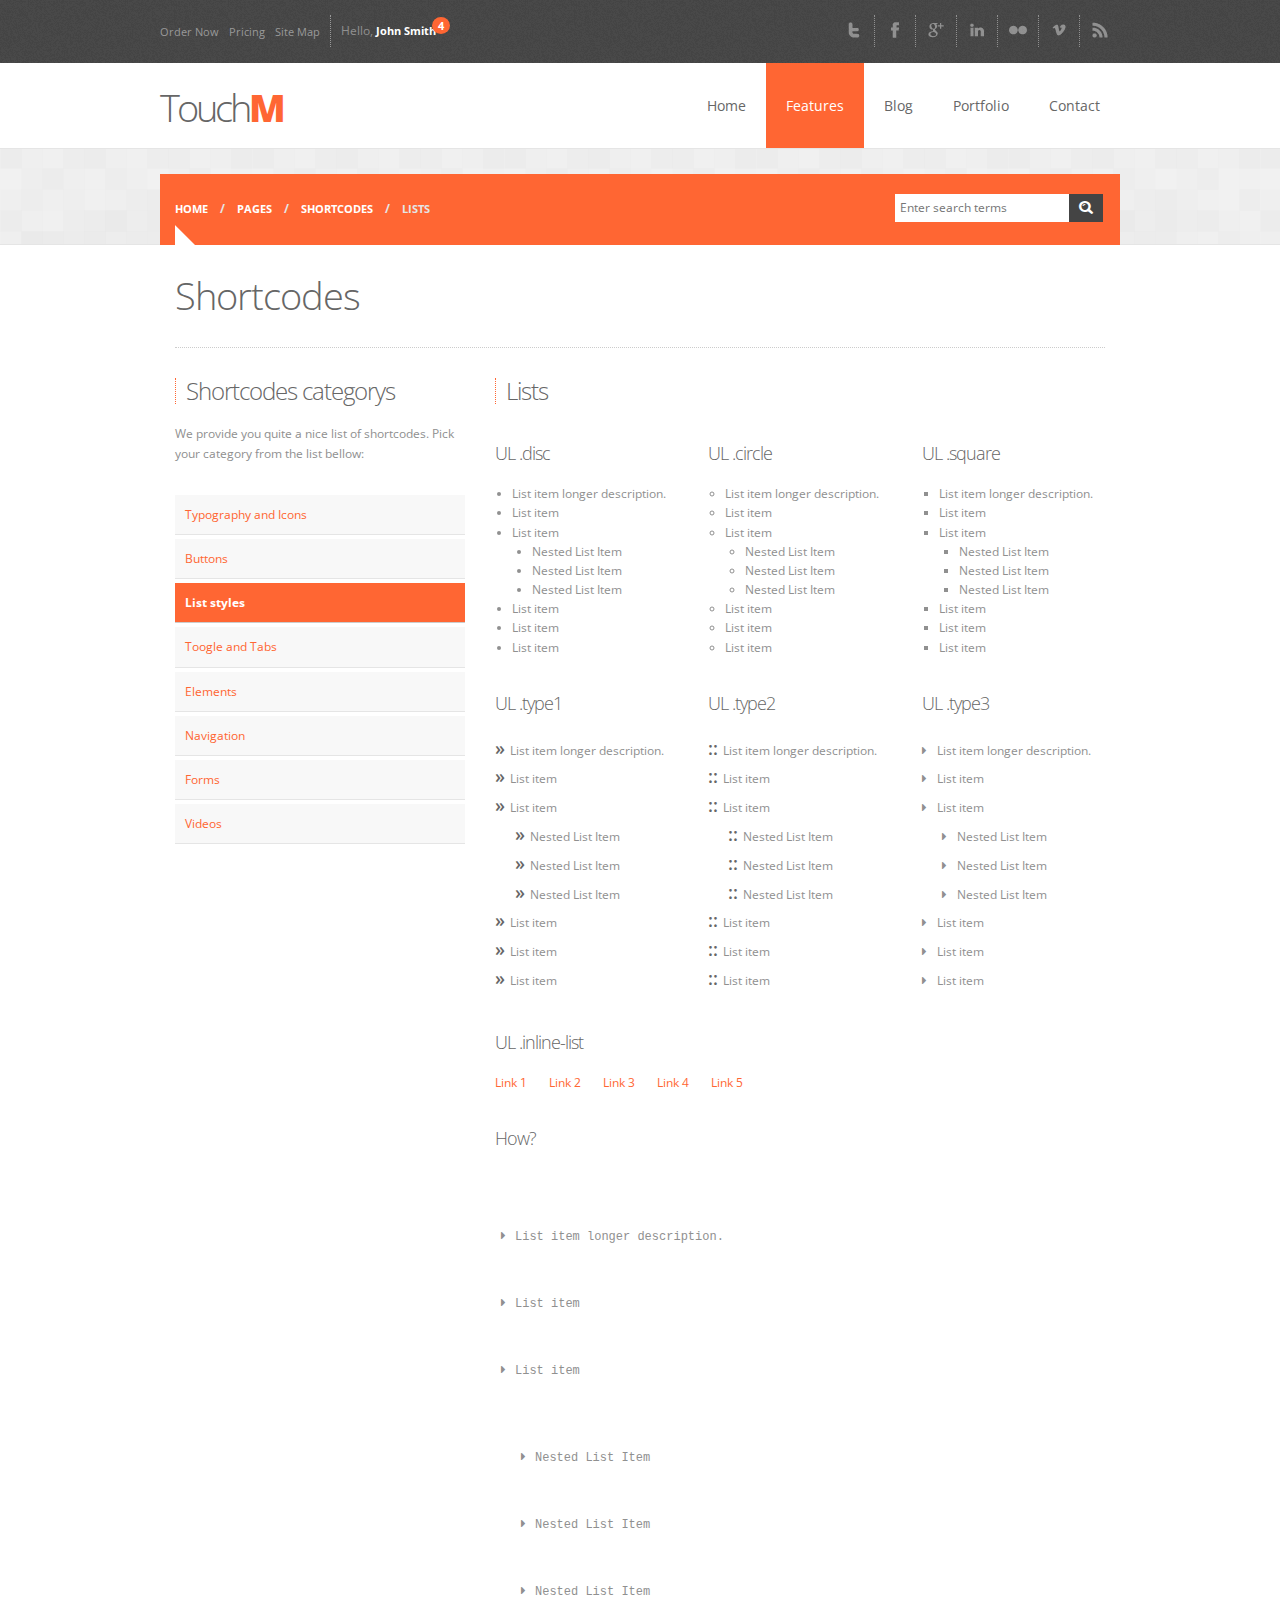
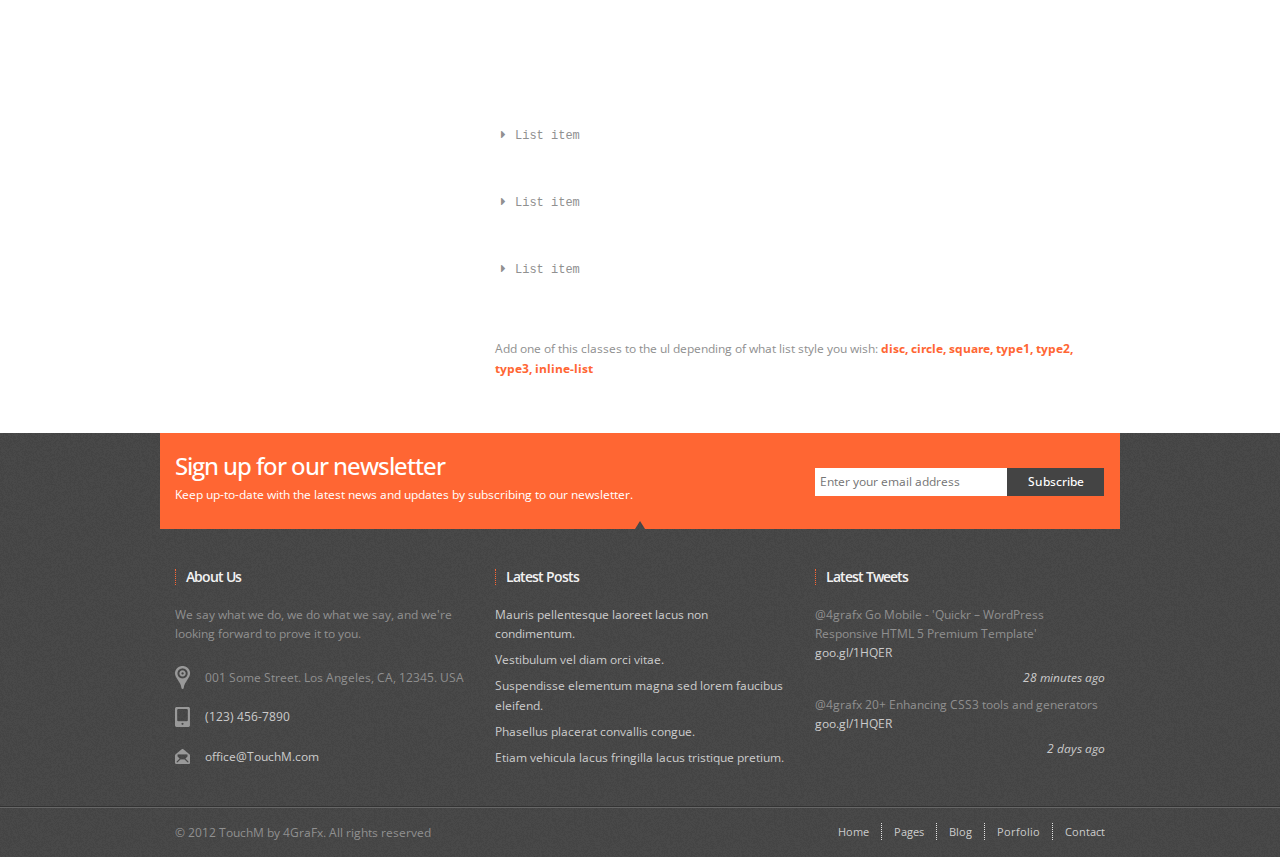
<file: KudevolveWeb/KudevolveUI/HomePageUI/shortcodes/shorcodes-list.html>
<!DOCTYPE html>

<!-- paulirish.com/2008/conditional-stylesheets-vs-css-hacks-answer-neither/ -->
<!--[if lt IE 7]> <html class="no-js lt-ie9 lt-ie8 lt-ie7" lang="en"> <![endif]-->
<!--[if IE 7]>    <html class="no-js lt-ie9 lt-ie8" lang="en"> <![endif]-->
<!--[if IE 8]>    <html class="no-js lt-ie9" lang="en"> <![endif]-->
<!--[if gt IE 8]><!--> <html class="no-js" lang="en"> <!--<![endif]-->
<head>
  <meta charset="utf-8" />

  <!-- Set the viewport width to device width for mobile -->
  <meta name="viewport" id="view" content="width=device-width minimum-scale=1, maximum-scale=1" />

  <title>TouchM :: Premium Multipurpose Responsive Theme</title>
  
  <!-- Included CSS Files (Compressed) -->
  <link rel="stylesheet" href="../stylesheets/foundation.min.css">
  <link rel="stylesheet" href="../stylesheets/app.css">
  <link rel="stylesheet" href="../stylesheets/style1.css">
<link rel="stylesheet" href="../stylesheets/color1.css">
  
  <!-- Google Fonts --> 
  <link href='http://fonts.googleapis.com/css?family=Open+Sans:400,300,300italic,400italic,600,600italic,700,700italic,800,800italic&amp;subset=latin,latin-ext' rel='stylesheet' type='text/css'> 
  
  <!-- Syntax Highlight -->
  <link href='http://alexgorbatchev.com/pub/sh/current/styles/shCore.css' rel='stylesheet' type='text/css'/>
  <link href='../stylesheets/shThemeDefault.css' rel='stylesheet' type='text/css'/>
  <script src='http://alexgorbatchev.com/pub/sh/current/scripts/shCore.js' type='text/javascript'></script>
  <script src='http://alexgorbatchev.com/pub/sh/current/scripts/shBrushCss.js' type='text/javascript'></script>
  <script src='http://alexgorbatchev.com/pub/sh/current/scripts/shBrushJava.js' type='text/javascript'></script>
  <script src='http://alexgorbatchev.com/pub/sh/current/scripts/shBrushJScript.js' type='text/javascript'></script>
  <script src='http://alexgorbatchev.com/pub/sh/current/scripts/shBrushPhp.js' type='text/javascript'></script>
  <script src='http://alexgorbatchev.com/pub/sh/current/scripts/shBrushXml.js' type='text/javascript'></script>
  <script >
		SyntaxHighlighter.config.bloggerMode = true;
		SyntaxHighlighter.config.clipboardSwf = 'http://alexgorbatchev.com/pub/sh/current/scripts/clipboard.swf';
		SyntaxHighlighter.all();
  </script>
  
  <!-- Included JS Files (Compressed) -->
  <script src="../javascripts/jquery.js"></script>
  <script src="../javascripts/foundation.min.js"></script>
  <script src="../javascripts/modernizr.foundation.js"></script>
    
  <!-- Slider Revolution JS FILES  -->
  <script type="text/javascript" src="../plugins/slider-revolution/jquery.themepunch.plugins.min.js"></script>
  <script type="text/javascript" src="../plugins/slider-revolution/jquery.themepunch.revolution.min.js"></script>
  
  <!-- Tooltips -->
  <script type="text/javascript" src="../javascripts/jquery.tipsy.js"></script>
  
  <!-- CarouFredSel plugin -->
  <script type="text/javascript"  src="../javascripts/jquery.carouFredSel-6.0.3-packed.js"></script>
  <!-- optionally include helper plugins -->
  <script type="text/javascript"  src="../javascripts/jquery.touchSwipe.min.js"></script>
    
  <!-- Scripts Initialize -->
  <script src="../javascripts/app-head.js"></script> 
  

  <!-- IE Fix for HTML5 Tags -->
  <!--[if lt IE 9]>
    <script src="http://html5shiv.googlecode.com/svn/trunk/html5.js"></script>
  <![endif]-->

</head>
<body onload="initialize()">
<!-- Region 1 Wrap -->

  <div class="container region1wrap">  
         
    <!-- Top Header -->
  	<div class="row top_header">
    
        <div class="six columns">
        
    		<ul class="link-list">
  				<li><a href="#">Order Now</a></li>
  				<li><a href="#">Pricing</a></li>
  				<li><a href="#">Site Map</a></li>
			</ul> 
  			
  				
    		<div class="login user-control">
            		Hello, <a href="#"> John Smith<span class="notification">4</span></a>
            </div>
            
   	    </div>
        
        <div class="six columns">
        
        	<ul class="top_social">
  				<li><a class="has-tipsy" href="http://twitter.com/" title="Twitter"><img src="../images/social/Twitter.png" alt="Twitter"></a></li>
  				<li><a class="has-tipsy" href="http://www.facebook.com/" title="Facebook"><img src="../images/social/Facebook.png" alt="Facebook"></a>
  				<li><a class="has-tipsy" href="http://google.com/" title="Google"><img src="../images/social/Google.png" alt="Google+"></a></li>
                <li><a class="has-tipsy" href="http://www.LinkedIn.com/" title="LinkedIn"><img src="../images/social/LinkedIn.png" alt="LinkedIn"></a></li>
                <li><a class="has-tipsy" href="http://www.Flickr.com/" title="Flickr"><img src="../images/social/Flickr.png" alt="Flickr"></a></li>
                <li><a class="has-tipsy" href="http://vimeo.com/" title="Vimeo"><img src="../images/social/Vimeo.png" alt="Vimeo"></a></li>
  				<li><a class="has-tipsy" href="http://www.rss.com/" title="RSS"><img src="../images/social/RSS.png" alt="RSS"></a></li>
			</ul>

		</div>
    
  	</div>
    <!-- End Top Header -->
    
  </div>
  
<!-- End Region 1 Wrap -->

<!-- Region 2 Wrap -->

<div class="container region2wrap">
  
	<div class="row">
    
    	<!-- Logo -->
            
    	<div class="three columns">

        	<a href="../index.html" id="logo"><h1>Touch<span>M</span></h1></a>
        
  		</div>
        
        <!-- End Logo -->
        
        <!-- Main Navigation -->
        
        <div class="nine columns">

			<nav class="top-bar">
        
    			<ul>
      				<!-- Toggle Button Mobile -->
      				<li class="name">
        			<h1><a href="#"> Please select your page</a></h1>
      				</li>
      				<li class="toggle-topbar"><a href="#"></a></li>
                    <!-- End Toggle Button Mobile -->
    			</ul>



      			<section><!-- Nav Section -->
      			<ul class="right">
        
        			<li class="has-dropdown">
          				<a href="../index.html">Home</a>
          				<ul class="dropdown">
            				<li><a href="../index.html">Home Page - Default</a></li>
            				<li><a href="../index-type1.html">Home Page Type 1</a></li>
                            <li><a href="../index-type2.html">Home Page Type 2</a></li>
                            <li class="has-dropdown"><a href="#">TouchM Sliders</a>
                            	<ul class="dropdown">
            						<li><a href="../index.html">Slider Revolution</a></li>
            						<li><a href="../index-flexi.html">Flexislider</a></li>
                                    <li><a href="../index-camera.html">Camera Slider</a></li>
                                </ul>
                            </li>
          				</ul>
        			</li>
        
        			<li class="has-dropdown">
        				<a  class="active" href="#">Features</a>
            			<ul class="dropdown">
            				<li><a href="../about.html">About Us</a></li>
            				<li><a href="../services.html">Services</a></li>
            				<li><a href="../pricing.html">Pricing Tables</a></li>
            				<li><a href="../shortcodes.html">Shortcodes</a></li>
            				<li><a href="../notfound.html">404 Not Found</a></li>
            				<li><a href="../under-construction.html">Under Construction</a></li>
            				<li class="has-dropdown"><a href="#">Third Navigation Level</a>
            					<ul class="dropdown">
            						<li><a href="#">This is a simple example</a></li>
            						<li><a href="#">Of the Third Level</a></li>
               					</ul>
            				</li>
            			</ul>        
        			</li>
        
        			<li class="has-dropdown">
          				<a href="#">Blog</a>
          					<ul class="dropdown">
                            	<li><a href="../blog_sidebar_right.html">Blog Default</a></li>
                            	<li><a href="../blog_type1.html">Blog Type 1</a></li>
                                <li><a href="../blog_type2.html">Blog Type 2</a></li>         
            					<li><a href="../blog_sidebar_right.html">Sidebar Right</a></li>
            					<li><a href="../blog_sidebar_left.html">Sidebar Left</a></li>
            					<li><a href="../blog_inner.html">Single Post</a></li>
          					</ul>
        			</li>
        
        			<li class="has-dropdown">
          				<a href="#">Portfolio</a>
          					<ul class="dropdown">             
            					<li><a href="../portfolio_default.html">Portfolio Default (4 Columns)</a></li>         
            					<li><a href="../portfolio_type1.html" class="">Portfolio 2 Columns</a></li>
            					<li><a href="../portfolio_type2.html">Portfolio 3 Columns</a></li> 
                                <li><a href="../portfolio_default.html">Portfolio 4 Columns</a></li>            
            					<li><a href="../single-project.html">Single Project</a></li>
          					</ul>
        			</li>
        
        			<li><a href="../contact.html">Contact</a></li>
        
      			</ul>
                </section><!-- End Nav Section -->

  			</nav>            
        
    	</div>
        
        <!-- End Main Navigation -->        
        
	</div>
    
</div>
  
<!-- End Region 2 Wrap -->

<!-- Region 3 Wrap -->

  <div class="container region3wrap">  
  
    
    <!-- Content Top -->  
  	<div class="row content_top">
        
    	<div class="nine columns">
       
			<ul class="breadcrumbs">
 				<li><a href="index.html">Home</a></li>
  				<li><a href="#">Pages</a></li>
  				<li><a href="../shortcodes.html">Shortcodes</a></li>
                <li class="current"><a href="#">Lists</a></li>
			</ul>

		</div>
        
        <div class="three columns">

			<div class="row">
 				<div class="twelve columns">
    				<div class="row collapse top_search">
      					<div class="ten mobile-three columns">
        					<input type="text" placeholder="Enter search terms" />
      					</div>
      					<div class="two mobile-one columns">
        					<a href="#" class="button icon-search"></a>
      					</div>
    				</div>
  				</div>
			</div>

		</div>
        
  	</div>
    <!-- End Content Top -->
    
  </div>
  
<!-- End Region 3 Wrap -->

<!-- Region 4 Wrap -->

  <div class="container region4wrap">
  
  	<div class="row maincontent">     
    	
        
        <div class="twelve columns">
        	
        	<div class="page_title">
        
        		<div class="row">
            	
            		<div class="twelve columns">
        				<h1>Shortcodes</h1>
            		</div>
            
            	</div>
                
        	</div>
        
        </div>
        
        <div class="four columns">
        
        	<h3>Shortcodes categorys</h3>            
            <p>We provide you quite a nice list of shortcodes. Pick your category from the list bellow:</p>
        
        	<ul class="side-nav">
            	<li><a href="../shortcodes/shorcodes-ti.html">Typography and Icons</a></li>                    	
                <li><a href="../shortcodes/shorcodes-buttons.html">Buttons</a></li>
  				<li class="active"><a href="../shortcodes/shorcodes-list.html">List styles</a></li>  						
  				<li><a href="../shortcodes/shorcodes-tabs.html">Toogle and Tabs</a></li>
  				<li><a href="../shortcodes/shorcodes-elements.html">Elements</a></li>
  				<li><a href="../shortcodes/shorcodes-nav.html">Navigation</a></li>
                <li><a href="../shortcodes/shorcodes-form.html">Forms</a></li>
                <li><a href="../shortcodes/shorcodes-video.html">Videos</a></li>
			</ul>
        
        </div>
        
        <div class="eight columns bottom20">
             
                         
            <div class="row">
                
            	<div class="twelve columns">
                
                	<h3>Lists</h3>
                
                	 <div class="row">
                     
                     	<div class="four columns">
                     		
                            <h4>UL .disc</h4>
                            
                        	<!-- List Disc -->
                            <ul class="disc">
  				      			<li>List item longer description.</li>
  				      			<li>List item</li>
  				      			<li>List item
                  					<ul>
                    				<li>Nested List Item</li>
                   					<li>Nested List Item</li>
                   				 	<li>Nested List Item</li>
                  					</ul>
                				</li>
  				      			<li>List item</li>
  				      			<li>List item</li>
  				      			<li>List item</li>
  				    		</ul>
                            <!-- End List Disc -->                     		
                     
                     	</div>
                        
                        <div class="four columns">
                     
                     		<h4>UL .circle</h4>
                            
                            <!-- List Circle -->
                            <ul class="circle">
  				      			<li>List item longer description.</li>
  				      			<li>List item</li>
  				      			<li>List item
                  					<ul>
                    				<li>Nested List Item</li>
                   					<li>Nested List Item</li>
                   				 	<li>Nested List Item</li>
                  					</ul>
                				</li>
  				      			<li>List item</li>
  				      			<li>List item</li>
  				      			<li>List item</li>
  				    		</ul>
                            <!-- End List Circle -->
                     
                     	</div>
                        
                        <div class="four columns">
                     
                     		<h4>UL .square</h4>
                            
                            <!-- List Square -->
                            <ul class="square">
  				      			<li>List item longer description.</li>
  				      			<li>List item</li>
  				      			<li>List item
                  					<ul>
                    				<li>Nested List Item</li>
                   					<li>Nested List Item</li>
                   				 	<li>Nested List Item</li>
                  					</ul>
                				</li>
  				      			<li>List item</li>
  				      			<li>List item</li>
  				      			<li>List item</li>
  				    		</ul>
                            <!-- End List Square -->
                     
                     	</div>
                     
                     </div>
                     
                     <div class="row">
                     
                     	<div class="four columns">
                     		
                            <h4>UL .type1</h4>
                            
                        	<!-- List Type 1 -->
                            <ul class="type1">
  				      			<li>List item longer description.</li>
  				      			<li>List item</li>
  				      			<li>List item
                  					<ul>
                    				<li>Nested List Item</li>
                   					<li>Nested List Item</li>
                   				 	<li>Nested List Item</li>
                  					</ul>
                				</li>
  				      			<li>List item</li>
  				      			<li>List item</li>
  				      			<li>List item</li>
  				    		</ul>
                            <!-- End List Type 1 -->                     		
                     
                     	</div>
                        
                        <div class="four columns">
                     
                     		<h4>UL .type2</h4>
                            
                            <!-- List Type 2 -->
                            <ul class="type2">
  				      			<li>List item longer description.</li>
  				      			<li>List item</li>
  				      			<li>List item
                  					<ul>
                    				<li>Nested List Item</li>
                   					<li>Nested List Item</li>
                   				 	<li>Nested List Item</li>
                  					</ul>
                				</li>
  				      			<li>List item</li>
  				      			<li>List item</li>
  				      			<li>List item</li>
  				    		</ul>
                            <!-- End List Type 2 -->
                     
                     	</div>
                        
                        <div class="four columns">
                     
                     		<h4>UL .type3</h4>
                            
                            <!-- List Type 3 -->
                            <ul class="type3">
  				      			<li><i class="icon-caret-right"></i>List item longer description.</li>
  				      			<li><i class="icon-caret-right"></i>List item</li>
  				      			<li><i class="icon-caret-right"></i>List item
                  					<ul>
                    				<li><i class="icon-caret-right"></i>Nested List Item</li>
                   					<li><i class="icon-caret-right"></i>Nested List Item</li>
                   				 	<li><i class="icon-caret-right"></i>Nested List Item</li>
                  					</ul>
                				</li>
  				      			<li><i class="icon-caret-right"></i>List item</li>
  				      			<li><i class="icon-caret-right"></i>List item</li>
  				      			<li><i class="icon-caret-right"></i>List item</li>
  				    		</ul>
                            <!-- End List Type 3 -->
                     
                     	</div>
                        
                        <div class="twelve columns">
                        
                        	<h4>UL .inline-list</h4>
                        	
                            <ul class="inline-list">
  								<li><a href="#">Link 1</a></li>
  								<li><a href="#">Link 2</a></li>
  								<li><a href="#">Link 3</a></li>
  								<li><a href="#">Link 4</a></li>
  								<li><a href="#">Link 5</a></li>
							</ul>
                        
                        </div>

                     
                     </div>
                     
                     <div class="row">
                     
                     	<div class="twelve columns">
                        
                        	<h4>How?</h4>
                            
                            <pre class="brush: html">
                            <ul class="type3">
  				      			<li><i class="icon-caret-right"></i>List item longer description.</li>
  				      			<li><i class="icon-caret-right"></i>List item</li>
  				      			<li><i class="icon-caret-right"></i>List item
                  					<ul>
                    				<li><i class="icon-caret-right"></i>Nested List Item</li>
                   					<li><i class="icon-caret-right"></i>Nested List Item</li>
                   				 	<li><i class="icon-caret-right"></i>Nested List Item</li>
                  					</ul>
                				</li>
  				      			<li><i class="icon-caret-right"></i>List item</li>
  				      			<li><i class="icon-caret-right"></i>List item</li>
  				      			<li><i class="icon-caret-right"></i>List item</li>
  				    		</ul></pre>
                            
                            <p>Add one of this classes to the ul depending of what list style you wish: <span class="color"><strong>disc, circle, square, type1, type2, type3, inline-list</strong></span></p>
                        
                        </div>
                     
                     </div>
                     
                    
                </div>
            
            </div>
            
                        
       </div>  
        
  	</div>
    
  </div>
  
<!-- End Region 4 Wrap -->

<!-- Region 9 Wrap -->

  <div class="container region9wrap">
  
  	 <!-- Bottom Content -->
    <div class="row content_bottom">
    
    	<!-- // // // // // // // // // // -->
        
    	<div class="eight columns">
       
			<h2>Sign up for our newsletter</h2>
            <p>Keep up-to-date with the latest news and updates by subscribing to our newsletter.</p>
            
		</div>
        
        <!-- // // // // // // // // // // -->
        
        <div class="four columns">
			<div class="row collapse newsletter-input">
				<div class="eight mobile-three columns">
					<input type="text" placeholder="Enter your email address" />
				</div>
				<div class="four mobile-one columns">
					<a href="#" class="button expand">Subscribe</a>
				</div>
			</div>
		</div>
        
        <!-- // // // // // // // // // // -->        
        
  	</div>
    <!-- End Bottom Content -->
    
    <!-- Footer -->  
  	<div class="row footer">
        
        <!-- // // // // // // // // // // -->
        
        <div class="four columns">
        
        	<h4>About Us</h4>
        	<p>We say what we do, we do what we say, and we're looking forward to prove it to you.</p>
      		<ul class="vcard">
                <li class="address">001 Some Street. Los Angeles, CA, 12345. USA</li>
				<li class="tel"><a href="1234567890">(123) 456-7890</a></li>
                <li class="email"><a href="office@TouchM.com">office@TouchM.com</a></li>
			</ul>

   	    </div>
        
        <!-- // // // // // // // // // // -->
        
        <div class="four columns">
        
        	<h4>Latest Posts</h4>
			
            <ul class="footer-list">
            	<li><a href="#">Mauris pellentesque laoreet lacus non condimentum.</a></li>
  				<li><a href="#">Vestibulum vel diam orci vitae.</a></li>
                <li><a href="#">Suspendisse elementum magna sed lorem faucibus eleifend.</a></li>
  				<li><a href="#">Phasellus placerat convallis congue.</a></li>
  				<li><a href="#">Etiam vehicula lacus fringilla lacus tristique pretium.</a></li>
			</ul>  

   	    </div>
        
        <!-- // // // // // // // // // // -->
        
        <div class="four columns">
        
            <h4>Latest Tweets</h4>
            
			<ul class="footer-list twitter">
  				<li>@4grafx  Go Mobile - 'Quickr – WordPress Responsive HTML 5 Premium Template'<a href="#">goo.gl/1HQER</a><a class="twit-date">28 minutes ago</a></li>
            	<li>@4grafx  20+ Enhancing CSS3 tools and generators <a href="#">goo.gl/1HQER</a><a class="twit-date">2 days ago</a></li>   
			</ul> 

   	    </div>
        
        <!-- // // // // // // // // // // -->
        
  	</div>
    <!-- End Footer -->
    
  </div>
  
<!-- End Region 9 Wrap -->

<!-- Region 10 Wrap -->

  <div class="container region10wrap">
  
  	<div class="row footer_bottom">
       
        <!-- Bottom -->
        
        <!-- // // // // // // // // // // -->
        
        <div class="six columns">
        
        	<p class="copyright">© 2012 TouchM by 4GraFx. All rights reserved</p>

   	    </div>
        
        <!-- // // // // // // // // // // -->
        
        <div class="six columns">
        
			<ul class="link-list">
  				<li><a href="#">Home</a></li>
  				<li><a href="#">Pages</a></li>
  				<li><a href="#">Blog</a></li>
  				<li><a href="#">Porfolio</a></li>
  				<li><a href="#">Contact</a></li>
			</ul>

   	    </div>
        
        <!-- // // // // // // // // // // -->
        
        <!-- Bottom -->
        
  	</div>
  </div>
  
<!-- End Region 10 Wrap -->  
  
  <!-- Included JS Files (Uncompressed) -->
  <!--
  
  <script src="javascripts/jquery.js"></script>
  
  <script src="javascripts/jquery.foundation.mediaQueryToggle.js"></script>
  
  <script src="javascripts/jquery.foundation.forms.js"></script>
  
  <script src="javascripts/jquery.foundation.reveal.js"></script>
  
  <script src="javascripts/jquery.foundation.navigation.js"></script>
  
  <script src="javascripts/jquery.foundation.buttons.js"></script>
  
  <script src="javascripts/jquery.foundation.tabs.js"></script>
  
  <script src="javascripts/jquery.foundation.tooltips.js"></script>
  
  <script src="javascripts/jquery.foundation.accordion.js"></script>
  
  <script src="javascripts/jquery.placeholder.js"></script>
  
  <script src="javascripts/jquery.foundation.alerts.js"></script>
  
  <script src="javascripts/jquery.foundation.topbar.js"></script>
  
  -->
  
<!-- Back To Top -->
  <a href="#" class="scrollup">Scroll</a>
<!-- End Back To Top -->
  
<!-- Initialize JS Plugins -->
  <script src="../javascripts/app.js"></script>
  
</body>
</html>
</file>
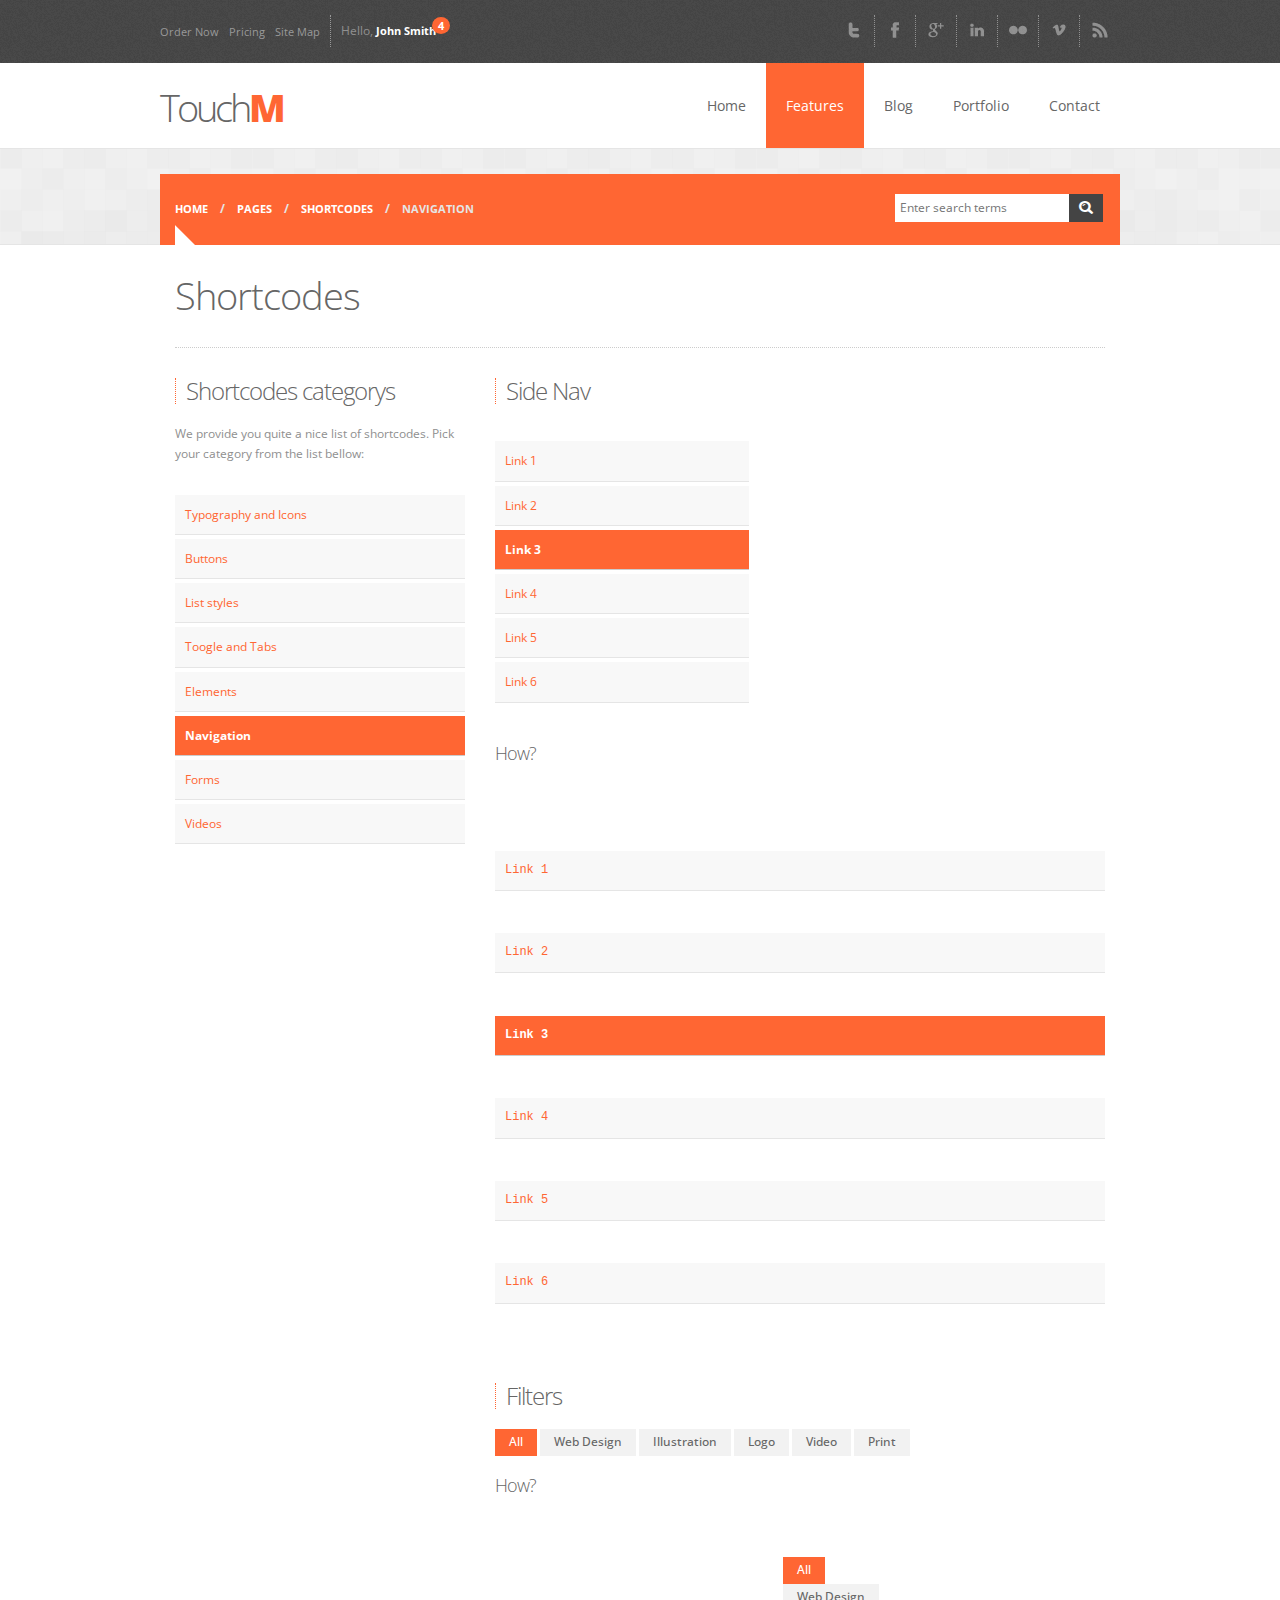
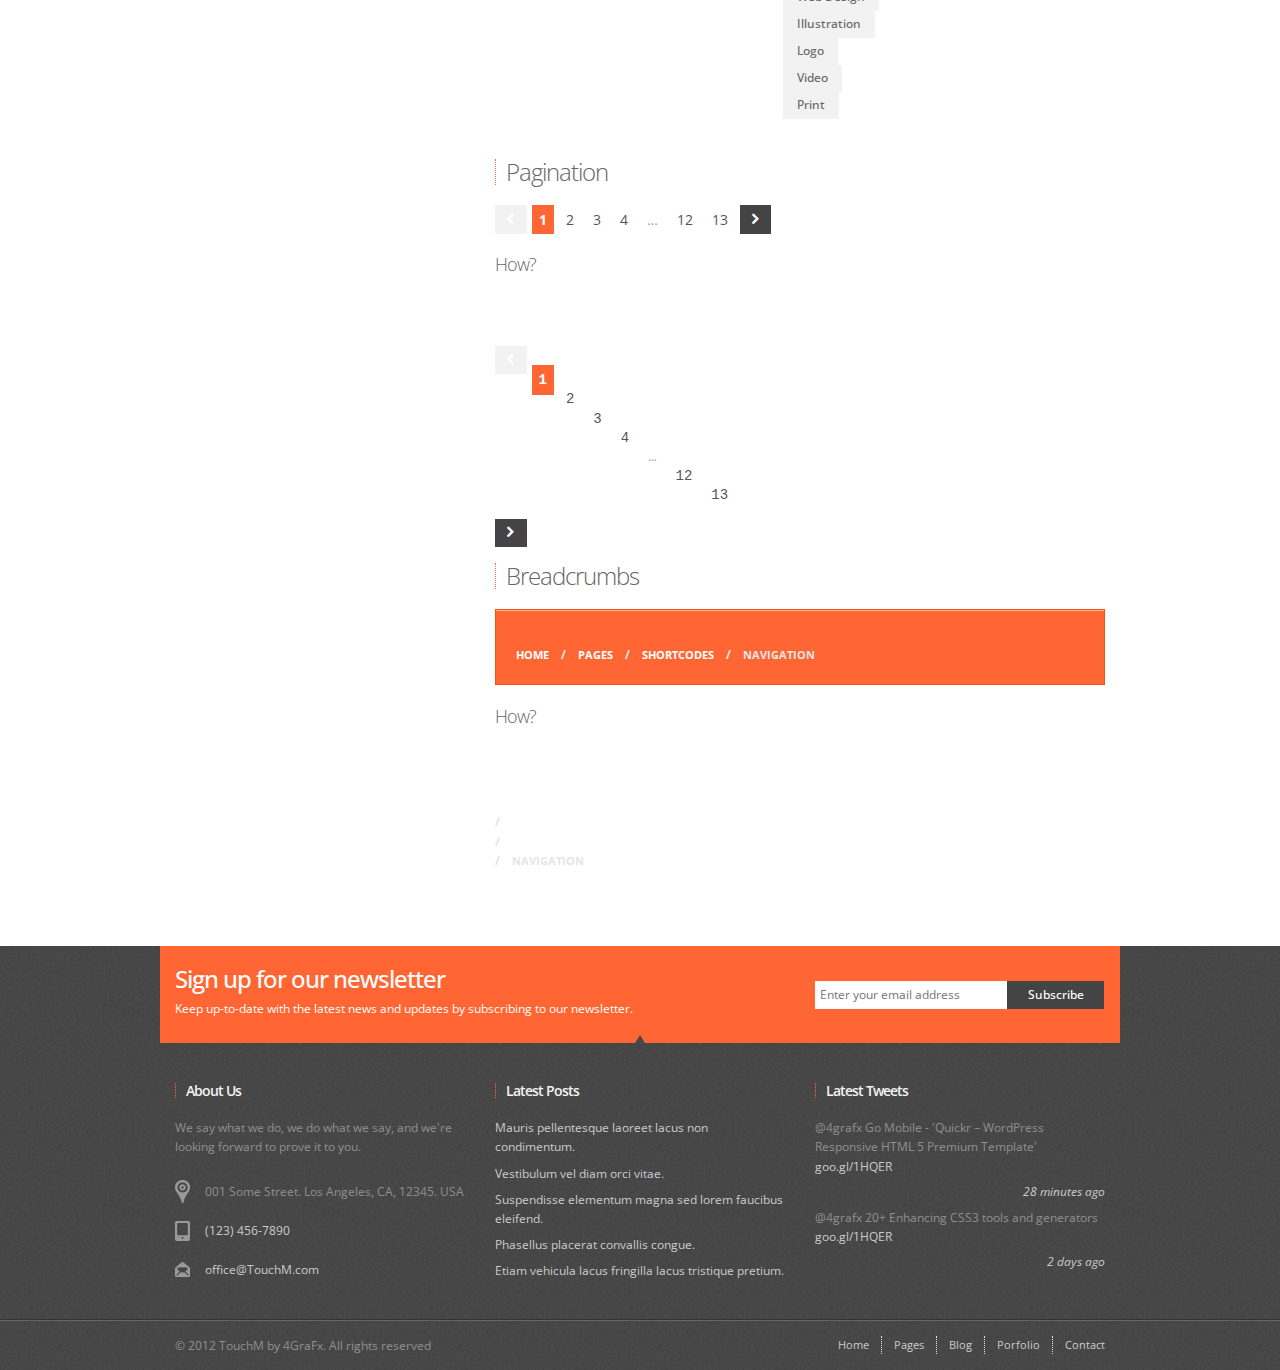
<file: KudevolveWeb/KudevolveUI/HomePageUI/shortcodes/shorcodes-nav.html>
<!DOCTYPE html>

<!-- paulirish.com/2008/conditional-stylesheets-vs-css-hacks-answer-neither/ -->
<!--[if lt IE 7]> <html class="no-js lt-ie9 lt-ie8 lt-ie7" lang="en"> <![endif]-->
<!--[if IE 7]>    <html class="no-js lt-ie9 lt-ie8" lang="en"> <![endif]-->
<!--[if IE 8]>    <html class="no-js lt-ie9" lang="en"> <![endif]-->
<!--[if gt IE 8]><!--> <html class="no-js" lang="en"> <!--<![endif]-->
<head>
  <meta charset="utf-8" />

  <!-- Set the viewport width to device width for mobile -->
  <meta name="viewport" id="view" content="width=device-width minimum-scale=1, maximum-scale=1" />

  <title>TouchM :: Premium Multipurpose Responsive Theme</title>
  
  <!-- Included CSS Files (Compressed) -->
  <link rel="stylesheet" href="../stylesheets/foundation.min.css">
  <link rel="stylesheet" href="../stylesheets/app.css">
  <link rel="stylesheet" href="../stylesheets/style1.css">
<link rel="stylesheet" href="../stylesheets/color1.css">
  
  <!-- Google Fonts --> 
  <link href='http://fonts.googleapis.com/css?family=Open+Sans:400,300,300italic,400italic,600,600italic,700,700italic,800,800italic&amp;subset=latin,latin-ext' rel='stylesheet' type='text/css'> 
  
  <!-- Syntax Highlight -->
  <link href='http://alexgorbatchev.com/pub/sh/current/styles/shCore.css' rel='stylesheet' type='text/css'/>
  <link href='../stylesheets/shThemeDefault.css' rel='stylesheet' type='text/css'/>
  <script src='http://alexgorbatchev.com/pub/sh/current/scripts/shCore.js' type='text/javascript'></script>
  <script src='http://alexgorbatchev.com/pub/sh/current/scripts/shBrushCss.js' type='text/javascript'></script>
  <script src='http://alexgorbatchev.com/pub/sh/current/scripts/shBrushJava.js' type='text/javascript'></script>
  <script src='http://alexgorbatchev.com/pub/sh/current/scripts/shBrushJScript.js' type='text/javascript'></script>
  <script src='http://alexgorbatchev.com/pub/sh/current/scripts/shBrushPhp.js' type='text/javascript'></script>
  <script src='http://alexgorbatchev.com/pub/sh/current/scripts/shBrushXml.js' type='text/javascript'></script>
  <script >
		SyntaxHighlighter.config.bloggerMode = true;
		SyntaxHighlighter.config.clipboardSwf = 'http://alexgorbatchev.com/pub/sh/current/scripts/clipboard.swf';
		SyntaxHighlighter.all();
  </script>
  
  <!-- Included JS Files (Compressed) -->
  <script src="../javascripts/jquery.js"></script>
  <script src="../javascripts/foundation.min.js"></script>
  <script src="../javascripts/modernizr.foundation.js"></script>
    
  <!-- Slider Revolution JS FILES  -->
  <script type="text/javascript" src="../plugins/slider-revolution/jquery.themepunch.plugins.min.js"></script>
  <script type="text/javascript" src="../plugins/slider-revolution/jquery.themepunch.revolution.min.js"></script>
  
  <!-- Tooltips -->
  <script type="text/javascript" src="../javascripts/jquery.tipsy.js"></script>
  
  <!-- CarouFredSel plugin -->
  <script type="text/javascript"  src="../javascripts/jquery.carouFredSel-6.0.3-packed.js"></script>
  <!-- optionally include helper plugins -->
  <script type="text/javascript"  src="../javascripts/jquery.touchSwipe.min.js"></script>
    
  <!-- Scripts Initialize -->
  <script src="../javascripts/app-head.js"></script> 
  

  <!-- IE Fix for HTML5 Tags -->
  <!--[if lt IE 9]>
    <script src="http://html5shiv.googlecode.com/svn/trunk/html5.js"></script>
  <![endif]-->

</head>
<body onload="initialize()">
<!-- Region 1 Wrap -->

  <div class="container region1wrap">  
         
    <!-- Top Header -->
  	<div class="row top_header">
    
        <div class="six columns">
        
    		<ul class="link-list">
  				<li><a href="#">Order Now</a></li>
  				<li><a href="#">Pricing</a></li>
  				<li><a href="#">Site Map</a></li>
			</ul> 
  			
  				
    		<div class="login user-control">
            		Hello, <a href="#"> John Smith<span class="notification">4</span></a>
            </div>
            
   	    </div>
        
        <div class="six columns">
        
        	<ul class="top_social">
  				<li><a class="has-tipsy" href="http://twitter.com/" title="Twitter"><img src="../images/social/Twitter.png" alt="Twitter"></a></li>
  				<li><a class="has-tipsy" href="http://www.facebook.com/" title="Facebook"><img src="../images/social/Facebook.png" alt="Facebook"></a>
  				<li><a class="has-tipsy" href="http://google.com/" title="Google"><img src="../images/social/Google.png" alt="Google+"></a></li>
                <li><a class="has-tipsy" href="http://www.LinkedIn.com/" title="LinkedIn"><img src="../images/social/LinkedIn.png" alt="LinkedIn"></a></li>
                <li><a class="has-tipsy" href="http://www.Flickr.com/" title="Flickr"><img src="../images/social/Flickr.png" alt="Flickr"></a></li>
                <li><a class="has-tipsy" href="http://vimeo.com/" title="Vimeo"><img src="../images/social/Vimeo.png" alt="Vimeo"></a></li>
  				<li><a class="has-tipsy" href="http://www.rss.com/" title="RSS"><img src="../images/social/RSS.png" alt="RSS"></a></li>
			</ul>

		</div>
    
  	</div>
    <!-- End Top Header -->
    
  </div>
  
<!-- End Region 1 Wrap -->

<!-- Region 2 Wrap -->

<div class="container region2wrap">
  
	<div class="row">
    
    	<!-- Logo -->
            
    	<div class="three columns">

        	<a href="../index.html" id="logo"><h1>Touch<span>M</span></h1></a>
        
  		</div>
        
        <!-- End Logo -->
        
        <!-- Main Navigation -->
        
        <div class="nine columns">

			<nav class="top-bar">
        
    			<ul>
      				<!-- Toggle Button Mobile -->
      				<li class="name">
        			<h1><a href="#"> Please select your page</a></h1>
      				</li>
      				<li class="toggle-topbar"><a href="#"></a></li>
                    <!-- End Toggle Button Mobile -->
    			</ul>



      			<section><!-- Nav Section -->
      			<ul class="right">
        
        			<li class="has-dropdown">
          				<a href="../index.html">Home</a>
          				<ul class="dropdown">
            				<li><a href="../index.html">Home Page - Default</a></li>
            				<li><a href="../index-type1.html">Home Page Type 1</a></li>
                            <li><a href="../index-type2.html">Home Page Type 2</a></li>
                            <li class="has-dropdown"><a href="#">TouchM Sliders</a>
                            	<ul class="dropdown">
            						<li><a href="../index.html">Slider Revolution</a></li>
            						<li><a href="../index-flexi.html">Flexislider</a></li>
                                    <li><a href="../index-camera.html">Camera Slider</a></li>
                                </ul>
                            </li>
          				</ul>
        			</li>
        
        			<li class="has-dropdown">
        				<a  class="active" href="#">Features</a>
            			<ul class="dropdown">
            				<li><a href="../about.html">About Us</a></li>
            				<li><a href="../services.html">Services</a></li>
            				<li><a href="../pricing.html">Pricing Tables</a></li>
            				<li><a href="../shortcodes.html">Shortcodes</a></li>
            				<li><a href="../notfound.html">404 Not Found</a></li>
            				<li><a href="../under-construction.html">Under Construction</a></li>
            				<li class="has-dropdown"><a href="#">Third Navigation Level</a>
            					<ul class="dropdown">
            						<li><a href="#">This is a simple example</a></li>
            						<li><a href="#">Of the Third Level</a></li>
               					</ul>
            				</li>
            			</ul>        
        			</li>
        
        			<li class="has-dropdown">
          				<a href="#">Blog</a>
          					<ul class="dropdown">
                            	<li><a href="../blog_sidebar_right.html">Blog Default</a></li>
                            	<li><a href="../blog_type1.html">Blog Type 1</a></li>
                                <li><a href="../blog_type2.html">Blog Type 2</a></li>         
            					<li><a href="../blog_sidebar_right.html">Sidebar Right</a></li>
            					<li><a href="../blog_sidebar_left.html">Sidebar Left</a></li>
            					<li><a href="../blog_inner.html">Single Post</a></li>
          					</ul>
        			</li>
        
        			<li class="has-dropdown">
          				<a href="#">Portfolio</a>
          					<ul class="dropdown">             
            					<li><a href="../portfolio_default.html">Portfolio Default (4 Columns)</a></li>         
            					<li><a href="../portfolio_type1.html" class="">Portfolio 2 Columns</a></li>
            					<li><a href="../portfolio_type2.html">Portfolio 3 Columns</a></li> 
                                <li><a href="../portfolio_default.html">Portfolio 4 Columns</a></li>            
            					<li><a href="../single-project.html">Single Project</a></li>
          					</ul>
        			</li>
        
        			<li><a href="../contact.html">Contact</a></li>
        
      			</ul>
                </section><!-- End Nav Section -->

  			</nav>            
        
    	</div>
        
        <!-- End Main Navigation -->        
        
	</div>
    
</div>
  
<!-- End Region 2 Wrap -->

<!-- Region 3 Wrap -->

  <div class="container region3wrap">  
  
    
    <!-- Content Top -->  
  	<div class="row content_top">
        
    	<div class="nine columns">
       
			<ul class="breadcrumbs">
 				<li><a href="index.html">Home</a></li>
  				<li><a href="#">Pages</a></li>
  				<li><a href="../shortcodes.html">Shortcodes</a></li>
                <li class="current"><a href="#">Navigation</a></li>
			</ul>

		</div>
        
        <div class="three columns">

			<div class="row">
 				<div class="twelve columns">
    				<div class="row collapse top_search">
      					<div class="ten mobile-three columns">
        					<input type="text" placeholder="Enter search terms" />
      					</div>
      					<div class="two mobile-one columns">
        					<a href="#" class="button icon-search"></a>
      					</div>
    				</div>
  				</div>
			</div>

		</div>
        
  	</div>
    <!-- End Content Top -->
    
  </div>
  
<!-- End Region 3 Wrap -->

<!-- Region 4 Wrap -->

  <div class="container region4wrap">
  
  	<div class="row maincontent">     
    	
        
        <div class="twelve columns">
        	
        	<div class="page_title">
        
        		<div class="row">
            	
            		<div class="twelve columns">
        				<h1>Shortcodes</h1>
            		</div>
            
            	</div>
                
        	</div>
        
        </div>
        
        <div class="four columns">
        
        	<h3>Shortcodes categorys</h3>            
            <p>We provide you quite a nice list of shortcodes. Pick your category from the list bellow:</p>
        
        	<ul class="side-nav">
            	<li><a href="../shortcodes/shorcodes-ti.html">Typography and Icons</a></li>                    	
                <li><a href="../shortcodes/shorcodes-buttons.html">Buttons</a></li>
  				<li><a href="../shortcodes/shorcodes-list.html">List styles</a></li>  						
  				<li><a href="../shortcodes/shorcodes-tabs.html">Toogle and Tabs</a></li>
  				<li><a href="../shortcodes/shorcodes-elements.html">Elements</a></li>
  				<li class="active"><a href="../shortcodes/shorcodes-nav.html">Navigation</a></li>
                <li><a href="../shortcodes/shorcodes-form.html">Forms</a></li>
                <li><a href="../shortcodes/shorcodes-video.html">Videos</a></li>
			</ul>
        
        </div>
        
        <div class="eight columns bottom20">
             
                         
            <div class="row">
                
            	<div class="twelve columns">
                
                	<h3>Side Nav</h3>
                    
                    <div class="five">
                    	<ul class="side-nav">
            				<li><a href="#">Link 1</a></li>
                            <li><a href="#">Link 2</a></li>
                            <li class="active"><a href="#">Link 3</a></li>
                            <li><a href="#">Link 4</a></li>
                            <li><a href="#">Link 5</a></li>
                            <li><a href="#">Link 6</a></li>
						</ul>
                    </div>
                     
                    <h4>How?</h4>
                                        
                    <pre class="brush: html">
                    <ul class="side-nav">
            			<li><a href="#">Link 1</a></li>
                        <li><a href="#">Link 2</a></li>
                        <li class="active"><a href="#">Link 3</a></li>
                        <li><a href="#">Link 4</a></li>
                        <li><a href="#">Link 5</a></li>
                    	<li><a href="#">Link 6</a></li>
					</ul></pre>                

                </div>
                
                <div class="twelve columns">
                
                	<h3>Filters</h3>
                    
                   
                    <ul id="filters" class="option-set">
        				<li><a href="#filter" class="button small selected">All</a></li>
        				<li><a href="#filter" class="button small">Web Design</a></li>
        				<li><a href="#filter" class="button small">Illustration</a></li>
        				<li><a href="#filter" class="button small">Logo</a></li>
        				<li><a href="#filter" class="button small">Video</a></li>
        				<li><a href="#filter" class="button small">Print</a></li>
      				</ul>
                   
                     
                    <h4>How?</h4>
                                        
                    <pre class="brush: html">
                    <ul id="filters" class="option-set">
        				<li><a href="#filter" class="button small selected">All</a></li>
        				<li><a href="#filter" class="button small">Web Design</a></li>
        				<li><a href="#filter" class="button small">Illustration</a></li>
        				<li><a href="#filter" class="button small">Logo</a></li>
        				<li><a href="#filter" class="button small">Video</a></li>
        				<li><a href="#filter" class="button small">Print</a></li>
      				</ul></pre>                

                </div>
                
                <div class="twelve columns">
                
                	<h3>Pagination</h3>
                    
                   
                    <ul class="pagination">
  						<li class="arrow unavailable"><a href=""><span class="icon-chevron-left"></span></a></li>
  						<li class="current"><a href="">1</a></li>
  						<li><a href="">2</a></li>
  						<li><a href="">3</a></li>
  						<li><a href="">4</a></li>
  						<li class="unavailable"><a href="">&hellip;</a></li>
  						<li><a href="">12</a></li>
  						<li><a href="">13</a></li>
  						<li class="arrow"><a href=""><span class="icon-chevron-right"></span></a></li>
					</ul>
                   
                     
                    <h4>How?</h4>
                                        
                    <pre class="brush: html">
                    <ul class="pagination">
  						<li class="arrow unavailable"><a href=""><span class="icon-chevron-left"></span></a></li>
  						<li class="current"><a href="">1</a></li>
  						<li><a href="">2</a></li>
  						<li><a href="">3</a></li>
  						<li><a href="">4</a></li>
  						<li class="unavailable"><a href="">&hellip;</a></li>
  						<li><a href="">12</a></li>
  						<li><a href="">13</a></li>
  						<li class="arrow"><a href=""><span class="icon-chevron-right"></span></a></li>
					</ul></pre>                

                </div>
                
                <div class="twelve columns">
                
                	<h3>Breadcrumbs</h3>
                   
                   	<div class=" panel callout">
                    <ul class="breadcrumbs">
 						<li><a href="index.html">Home</a></li>
  						<li><a href="#">Pages</a></li>
  						<li><a href="../shortcodes.html">Shortcodes</a></li>
                		<li class="current"><a href="#">Navigation</a></li>
					</ul>
                    </div>
                   
                     
                    <h4>How?</h4>
                                        
                    <pre class="brush: html">
                    <ul class="breadcrumbs">
 						<li><a href="index.html">Home</a></li>
  						<li><a href="#">Pages</a></li>
  						<li><a href="../shortcodes.html">Shortcodes</a></li>
                		<li class="current"><a href="#">Navigation</a></li>
					</ul></pre>                

                </div>
            
            </div>

            
       </div>  
        
  	</div>
    
  </div>
  
<!-- End Region 4 Wrap -->

<!-- Region 9 Wrap -->

  <div class="container region9wrap">
  
  	 <!-- Bottom Content -->
    <div class="row content_bottom">
    
    	<!-- // // // // // // // // // // -->
        
    	<div class="eight columns">
       
			<h2>Sign up for our newsletter</h2>
            <p>Keep up-to-date with the latest news and updates by subscribing to our newsletter.</p>
            
		</div>
        
        <!-- // // // // // // // // // // -->
        
        <div class="four columns">
			<div class="row collapse newsletter-input">
				<div class="eight mobile-three columns">
					<input type="text" placeholder="Enter your email address" />
				</div>
				<div class="four mobile-one columns">
					<a href="#" class="button expand">Subscribe</a>
				</div>
			</div>
		</div>
        
        <!-- // // // // // // // // // // -->        
        
  	</div>
    <!-- End Bottom Content -->
    
    <!-- Footer -->  
  	<div class="row footer">
        
        <!-- // // // // // // // // // // -->
        
        <div class="four columns">
        
        	<h4>About Us</h4>
        	<p>We say what we do, we do what we say, and we're looking forward to prove it to you.</p>
      		<ul class="vcard">
                <li class="address">001 Some Street. Los Angeles, CA, 12345. USA</li>
				<li class="tel"><a href="1234567890">(123) 456-7890</a></li>
                <li class="email"><a href="office@TouchM.com">office@TouchM.com</a></li>
			</ul>

   	    </div>
        
        <!-- // // // // // // // // // // -->
        
        <div class="four columns">
        
        	<h4>Latest Posts</h4>
			
            <ul class="footer-list">
            	<li><a href="#">Mauris pellentesque laoreet lacus non condimentum.</a></li>
  				<li><a href="#">Vestibulum vel diam orci vitae.</a></li>
                <li><a href="#">Suspendisse elementum magna sed lorem faucibus eleifend.</a></li>
  				<li><a href="#">Phasellus placerat convallis congue.</a></li>
  				<li><a href="#">Etiam vehicula lacus fringilla lacus tristique pretium.</a></li>
			</ul>  

   	    </div>
        
        <!-- // // // // // // // // // // -->
        
        <div class="four columns">
        
            <h4>Latest Tweets</h4>
            
			<ul class="footer-list twitter">
  				<li>@4grafx  Go Mobile - 'Quickr – WordPress Responsive HTML 5 Premium Template'<a href="#">goo.gl/1HQER</a><a class="twit-date">28 minutes ago</a></li>
            	<li>@4grafx  20+ Enhancing CSS3 tools and generators <a href="#">goo.gl/1HQER</a><a class="twit-date">2 days ago</a></li>   
			</ul> 

   	    </div>
        
        <!-- // // // // // // // // // // -->
        
  	</div>
    <!-- End Footer -->
    
  </div>
  
<!-- End Region 9 Wrap -->

<!-- Region 10 Wrap -->

  <div class="container region10wrap">
  
  	<div class="row footer_bottom">
       
        <!-- Bottom -->
        
        <!-- // // // // // // // // // // -->
        
        <div class="six columns">
        
        	<p class="copyright">© 2012 TouchM by 4GraFx. All rights reserved</p>

   	    </div>
        
        <!-- // // // // // // // // // // -->
        
        <div class="six columns">
        
			<ul class="link-list">
  				<li><a href="#">Home</a></li>
  				<li><a href="#">Pages</a></li>
  				<li><a href="#">Blog</a></li>
  				<li><a href="#">Porfolio</a></li>
  				<li><a href="#">Contact</a></li>
			</ul>

   	    </div>
        
        <!-- // // // // // // // // // // -->
        
        <!-- Bottom -->
        
  	</div>
  </div>
  
<!-- End Region 10 Wrap -->  
  
  <!-- Included JS Files (Uncompressed) -->
  <!--
  
  <script src="javascripts/jquery.js"></script>
  
  <script src="javascripts/jquery.foundation.mediaQueryToggle.js"></script>
  
  <script src="javascripts/jquery.foundation.forms.js"></script>
  
  <script src="javascripts/jquery.foundation.reveal.js"></script>
  
  <script src="javascripts/jquery.foundation.navigation.js"></script>
  
  <script src="javascripts/jquery.foundation.buttons.js"></script>
  
  <script src="javascripts/jquery.foundation.tabs.js"></script>
  
  <script src="javascripts/jquery.foundation.tooltips.js"></script>
  
  <script src="javascripts/jquery.foundation.accordion.js"></script>
  
  <script src="javascripts/jquery.placeholder.js"></script>
  
  <script src="javascripts/jquery.foundation.alerts.js"></script>
  
  <script src="javascripts/jquery.foundation.topbar.js"></script>
  
  -->
  
<!-- Back To Top -->
  <a href="#" class="scrollup">Scroll</a>
<!-- End Back To Top -->
  
<!-- Initialize JS Plugins -->
  <script src="../javascripts/app.js"></script>
  
</body>
</html>
</file>
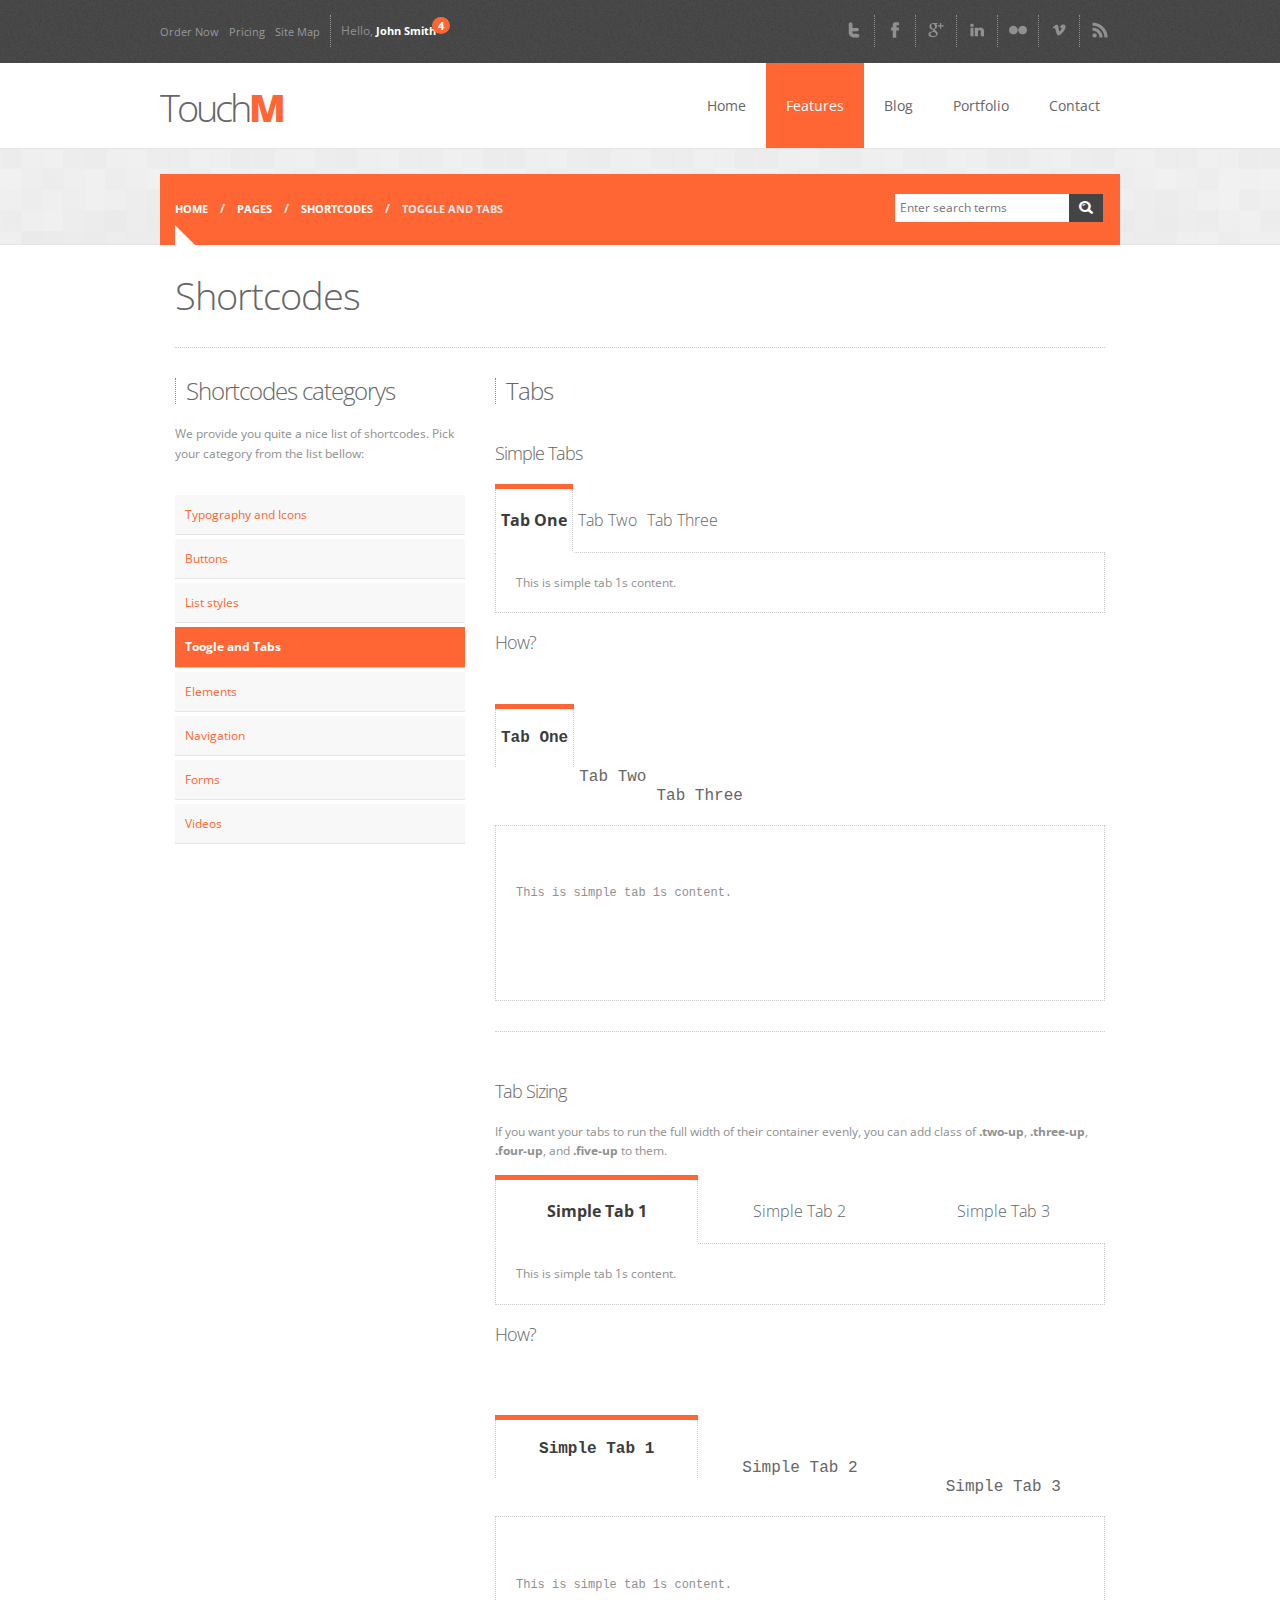
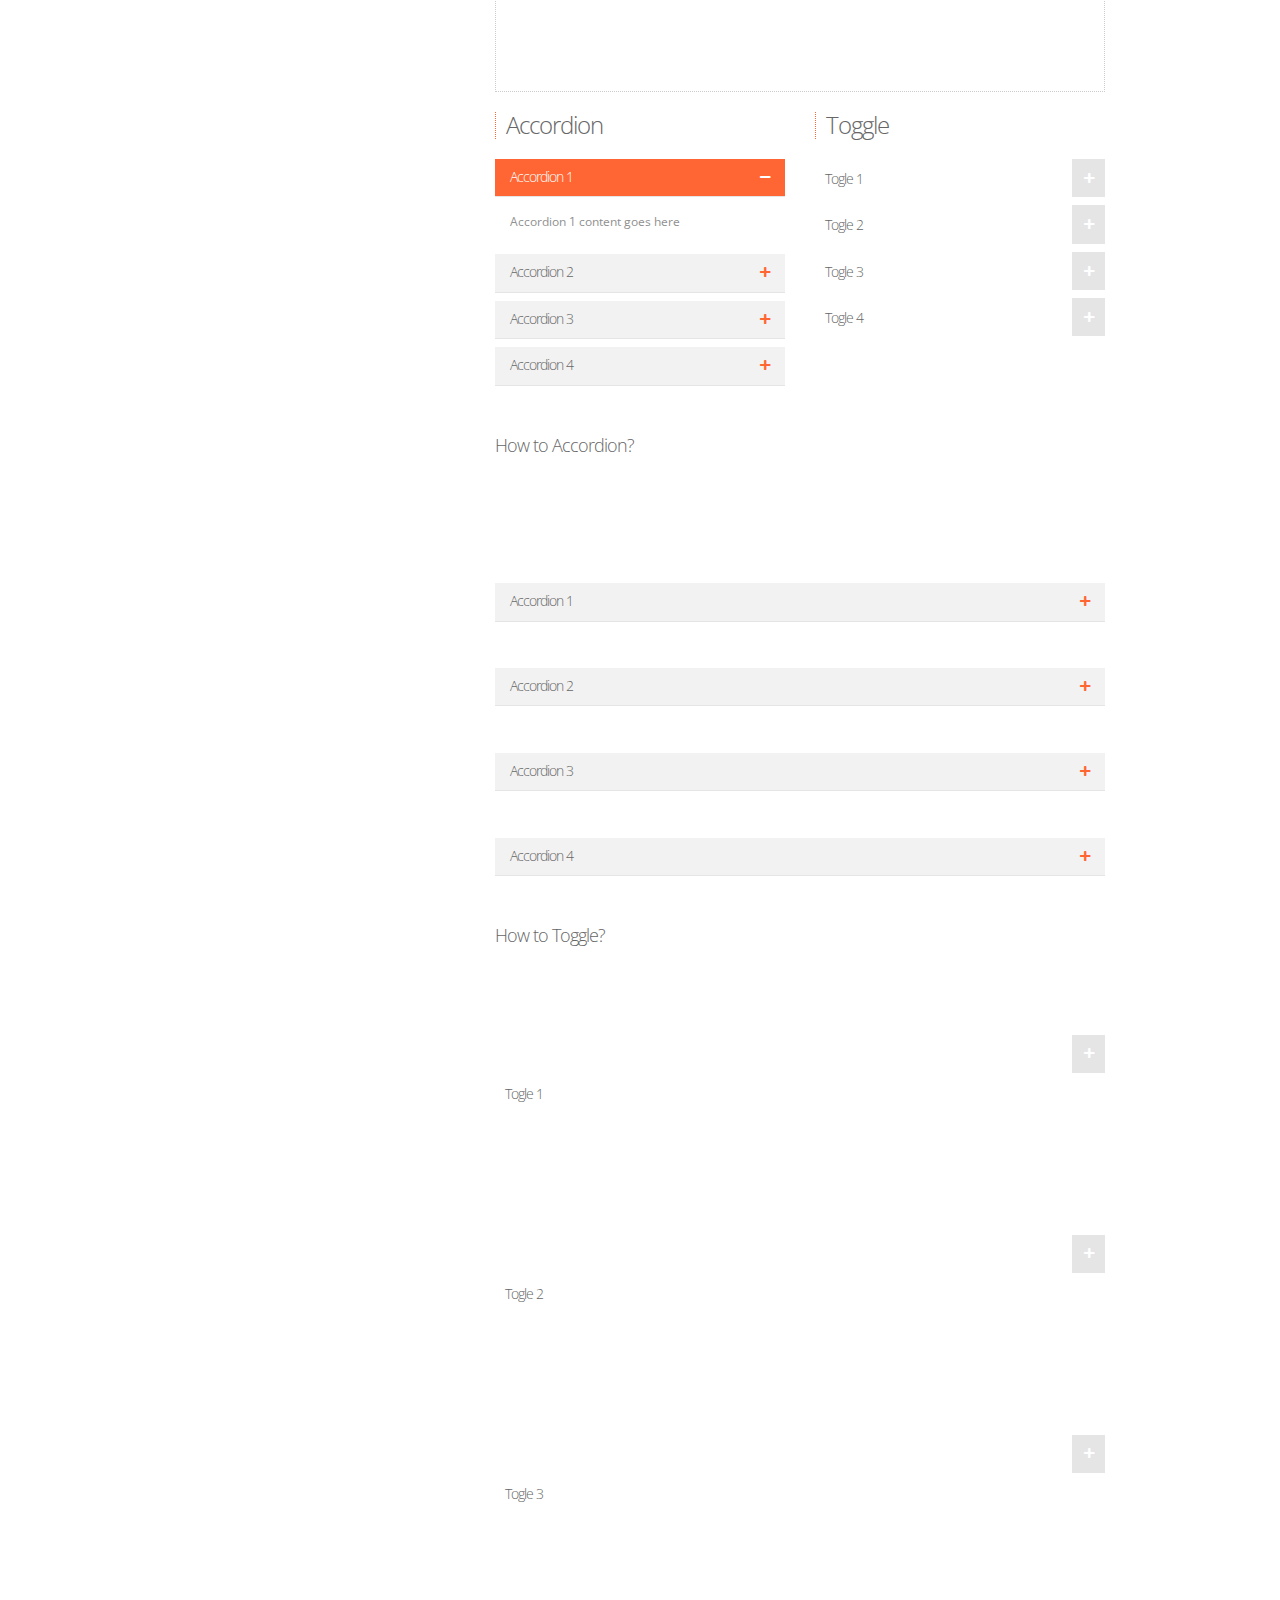
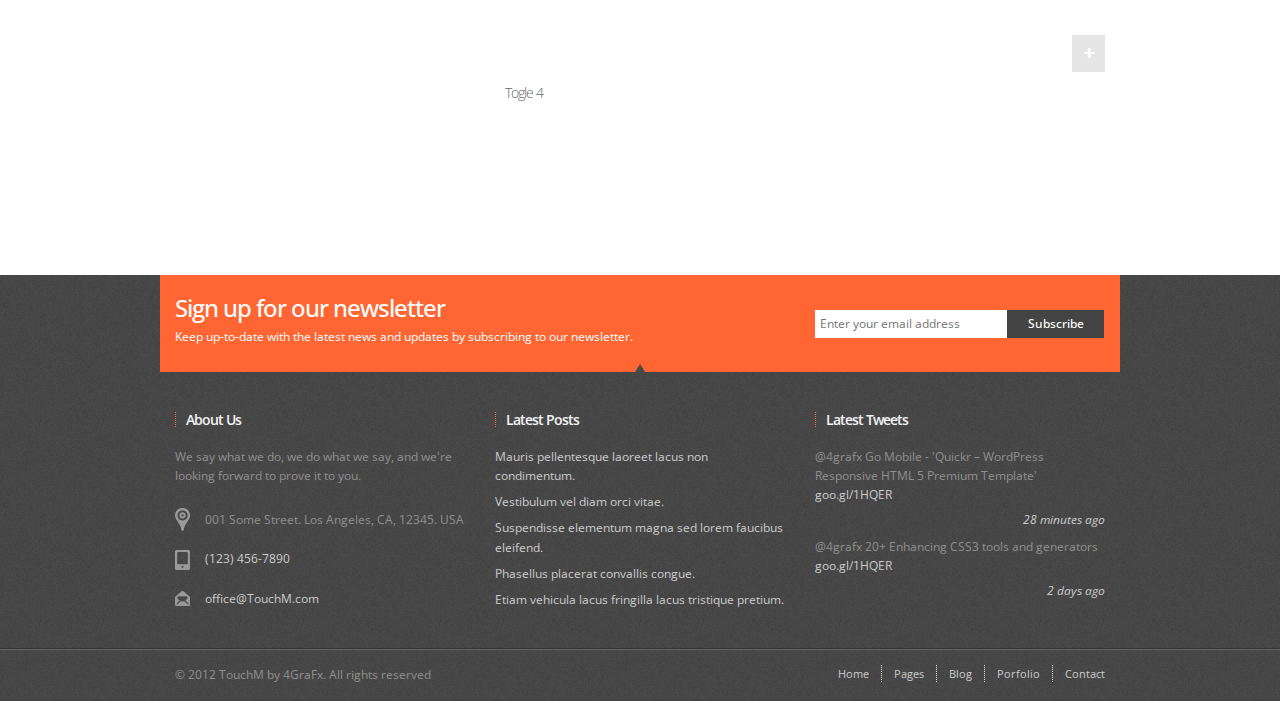
<file: KudevolveWeb/KudevolveUI/HomePageUI/shortcodes/shorcodes-tabs.html>
<!DOCTYPE html>

<!-- paulirish.com/2008/conditional-stylesheets-vs-css-hacks-answer-neither/ -->
<!--[if lt IE 7]> <html class="no-js lt-ie9 lt-ie8 lt-ie7" lang="en"> <![endif]-->
<!--[if IE 7]>    <html class="no-js lt-ie9 lt-ie8" lang="en"> <![endif]-->
<!--[if IE 8]>    <html class="no-js lt-ie9" lang="en"> <![endif]-->
<!--[if gt IE 8]><!--> <html class="no-js" lang="en"> <!--<![endif]-->
<head>
  <meta charset="utf-8" />

  <!-- Set the viewport width to device width for mobile -->
  <meta name="viewport" id="view" content="width=device-width minimum-scale=1, maximum-scale=1" />

  <title>TouchM :: Premium Multipurpose Responsive Theme</title>
  
  <!-- Included CSS Files (Compressed) -->
  <link rel="stylesheet" href="../stylesheets/foundation.min.css">
  <link rel="stylesheet" href="../stylesheets/app.css">
  <link rel="stylesheet" href="../stylesheets/style1.css">
<link rel="stylesheet" href="../stylesheets/color1.css">
  
  <!-- Google Fonts --> 
  <link href='http://fonts.googleapis.com/css?family=Open+Sans:400,300,300italic,400italic,600,600italic,700,700italic,800,800italic&amp;subset=latin,latin-ext' rel='stylesheet' type='text/css'> 
  
  <!-- Syntax Highlight -->
  <link href='http://alexgorbatchev.com/pub/sh/current/styles/shCore.css' rel='stylesheet' type='text/css'/>
  <link href='../stylesheets/shThemeDefault.css' rel='stylesheet' type='text/css'/>
  <script src='http://alexgorbatchev.com/pub/sh/current/scripts/shCore.js' type='text/javascript'></script>
  <script src='http://alexgorbatchev.com/pub/sh/current/scripts/shBrushCss.js' type='text/javascript'></script>
  <script src='http://alexgorbatchev.com/pub/sh/current/scripts/shBrushJava.js' type='text/javascript'></script>
  <script src='http://alexgorbatchev.com/pub/sh/current/scripts/shBrushJScript.js' type='text/javascript'></script>
  <script src='http://alexgorbatchev.com/pub/sh/current/scripts/shBrushPhp.js' type='text/javascript'></script>
  <script src='http://alexgorbatchev.com/pub/sh/current/scripts/shBrushXml.js' type='text/javascript'></script>
  <script >
		SyntaxHighlighter.config.bloggerMode = true;
		SyntaxHighlighter.config.clipboardSwf = 'http://alexgorbatchev.com/pub/sh/current/scripts/clipboard.swf';
		SyntaxHighlighter.all();
  </script>
  
  <!-- Included JS Files (Compressed) -->
  <script src="../javascripts/jquery.js"></script>
  <script src="../javascripts/foundation.min.js"></script>
  <script src="../javascripts/modernizr.foundation.js"></script>
    
  <!-- Slider Revolution JS FILES  -->
  <script type="text/javascript" src="../plugins/slider-revolution/jquery.themepunch.plugins.min.js"></script>
  <script type="text/javascript" src="../plugins/slider-revolution/jquery.themepunch.revolution.min.js"></script>
  
  <!-- Tooltips -->
  <script type="text/javascript" src="../javascripts/jquery.tipsy.js"></script>
  
  <!-- CarouFredSel plugin -->
  <script type="text/javascript"  src="../javascripts/jquery.carouFredSel-6.0.3-packed.js"></script>
  <!-- optionally include helper plugins -->
  <script type="text/javascript"  src="../javascripts/jquery.touchSwipe.min.js"></script>
    
  <!-- Scripts Initialize -->
  <script src="../javascripts/app-head.js"></script> 
  

  <!-- IE Fix for HTML5 Tags -->
  <!--[if lt IE 9]>
    <script src="http://html5shiv.googlecode.com/svn/trunk/html5.js"></script>
  <![endif]-->

</head>
<body onload="initialize()">
<!-- Region 1 Wrap -->

  <div class="container region1wrap">  
         
    <!-- Top Header -->
  	<div class="row top_header">
    
        <div class="six columns">
        
    		<ul class="link-list">
  				<li><a href="#">Order Now</a></li>
  				<li><a href="#">Pricing</a></li>
  				<li><a href="#">Site Map</a></li>
			</ul> 
  			
  				
    		<div class="login user-control">
            		Hello, <a href="#"> John Smith<span class="notification">4</span></a>
            </div>
            
   	    </div>
        
        <div class="six columns">
        
        	<ul class="top_social">
  				<li><a class="has-tipsy" href="http://twitter.com/" title="Twitter"><img src="../images/social/Twitter.png" alt="Twitter"></a></li>
  				<li><a class="has-tipsy" href="http://www.facebook.com/" title="Facebook"><img src="../images/social/Facebook.png" alt="Facebook"></a>
  				<li><a class="has-tipsy" href="http://google.com/" title="Google"><img src="../images/social/Google.png" alt="Google+"></a></li>
                <li><a class="has-tipsy" href="http://www.LinkedIn.com/" title="LinkedIn"><img src="../images/social/LinkedIn.png" alt="LinkedIn"></a></li>
                <li><a class="has-tipsy" href="http://www.Flickr.com/" title="Flickr"><img src="../images/social/Flickr.png" alt="Flickr"></a></li>
                <li><a class="has-tipsy" href="http://vimeo.com/" title="Vimeo"><img src="../images/social/Vimeo.png" alt="Vimeo"></a></li>
  				<li><a class="has-tipsy" href="http://www.rss.com/" title="RSS"><img src="../images/social/RSS.png" alt="RSS"></a></li>
			</ul>

		</div>
    
  	</div>
    <!-- End Top Header -->
    
  </div>
  
<!-- End Region 1 Wrap -->

<!-- Region 2 Wrap -->

<div class="container region2wrap">
  
	<div class="row">
    
    	<!-- Logo -->
            
    	<div class="three columns">

        	<a href="../index.html" id="logo"><h1>Touch<span>M</span></h1></a>
        
  		</div>
        
        <!-- End Logo -->
        
        <!-- Main Navigation -->
        
        <div class="nine columns">

			<nav class="top-bar">
        
    			<ul>
      				<!-- Toggle Button Mobile -->
      				<li class="name">
        			<h1><a href="#"> Please select your page</a></h1>
      				</li>
      				<li class="toggle-topbar"><a href="#"></a></li>
                    <!-- End Toggle Button Mobile -->
    			</ul>



      			<section><!-- Nav Section -->
      			<ul class="right">
        
        			<li class="has-dropdown">
          				<a href="../index.html">Home</a>
          				<ul class="dropdown">
            				<li><a href="../index.html">Home Page - Default</a></li>
            				<li><a href="../index-type1.html">Home Page Type 1</a></li>
                            <li><a href="../index-type2.html">Home Page Type 2</a></li>
                            <li class="has-dropdown"><a href="#">TouchM Sliders</a>
                            	<ul class="dropdown">
            						<li><a href="../index.html">Slider Revolution</a></li>
            						<li><a href="../index-flexi.html">Flexislider</a></li>
                                    <li><a href="../index-camera.html">Camera Slider</a></li>
                                </ul>
                            </li>
          				</ul>
        			</li>
        
        			<li class="has-dropdown">
        				<a  class="active" href="#">Features</a>
            			<ul class="dropdown">
            				<li><a href="../about.html">About Us</a></li>
            				<li><a href="../services.html">Services</a></li>
            				<li><a href="../pricing.html">Pricing Tables</a></li>
            				<li><a href="../shortcodes.html">Shortcodes</a></li>
            				<li><a href="../notfound.html">404 Not Found</a></li>
            				<li><a href="../under-construction.html">Under Construction</a></li>
            				<li class="has-dropdown"><a href="#">Third Navigation Level</a>
            					<ul class="dropdown">
            						<li><a href="#">This is a simple example</a></li>
            						<li><a href="#">Of the Third Level</a></li>
               					</ul>
            				</li>
            			</ul>        
        			</li>
        
        			<li class="has-dropdown">
          				<a href="#">Blog</a>
          					<ul class="dropdown">
                            	<li><a href="../blog_sidebar_right.html">Blog Default</a></li>
                            	<li><a href="../blog_type1.html">Blog Type 1</a></li>
                                <li><a href="../blog_type2.html">Blog Type 2</a></li>         
            					<li><a href="../blog_sidebar_right.html">Sidebar Right</a></li>
            					<li><a href="../blog_sidebar_left.html">Sidebar Left</a></li>
            					<li><a href="../blog_inner.html">Single Post</a></li>
          					</ul>
        			</li>
        
        			<li class="has-dropdown">
          				<a href="#">Portfolio</a>
          					<ul class="dropdown">             
            					<li><a href="../portfolio_default.html">Portfolio Default (4 Columns)</a></li>         
            					<li><a href="../portfolio_type1.html" class="">Portfolio 2 Columns</a></li>
            					<li><a href="../portfolio_type2.html">Portfolio 3 Columns</a></li> 
                                <li><a href="../portfolio_default.html">Portfolio 4 Columns</a></li>            
            					<li><a href="../single-project.html">Single Project</a></li>
          					</ul>
        			</li>
        
        			<li><a href="../contact.html">Contact</a></li>
        
      			</ul>
                </section><!-- End Nav Section -->

  			</nav>            
        
    	</div>
        
        <!-- End Main Navigation -->        
        
	</div>
    
</div>
  
<!-- End Region 2 Wrap -->

<!-- Region 3 Wrap -->

  <div class="container region3wrap">  
  
    
    <!-- Content Top -->  
  	<div class="row content_top">
        
    	<div class="nine columns">
       
			<ul class="breadcrumbs">
 				<li><a href="index.html">Home</a></li>
  				<li><a href="#">Pages</a></li>
  				<li><a href="../shortcodes.html">Shortcodes</a></li>
                <li class="current"><a href="#">Toggle and Tabs</a></li>
			</ul>

		</div>
        
        <div class="three columns">

			<div class="row">
 				<div class="twelve columns">
    				<div class="row collapse top_search">
      					<div class="ten mobile-three columns">
        					<input type="text" placeholder="Enter search terms" />
      					</div>
      					<div class="two mobile-one columns">
        					<a href="#" class="button icon-search"></a>
      					</div>
    				</div>
  				</div>
			</div>

		</div>
        
  	</div>
    <!-- End Content Top -->
    
  </div>
  
<!-- End Region 3 Wrap -->

<!-- Region 4 Wrap -->

  <div class="container region4wrap">
  
  	<div class="row maincontent">     
    	
        
        <div class="twelve columns">
        	
        	<div class="page_title">
        
        		<div class="row">
            	
            		<div class="twelve columns">
        				<h1>Shortcodes</h1>
            		</div>
            
            	</div>
                
        	</div>
        
        </div>
        
        <div class="four columns">
        
        	<h3>Shortcodes categorys</h3>            
            <p>We provide you quite a nice list of shortcodes. Pick your category from the list bellow:</p>
        
        	<ul class="side-nav">
            	<li><a href="../shortcodes/shorcodes-ti.html">Typography and Icons</a></li>                    	
                <li><a href="../shortcodes/shorcodes-buttons.html">Buttons</a></li>
  				<li><a href="../shortcodes/shorcodes-list.html">List styles</a></li>  						
  				<li class="active"><a href="../shortcodes/shorcodes-tabs.html">Toogle and Tabs</a></li>
  				<li><a href="../shortcodes/shorcodes-elements.html">Elements</a></li>
  				<li><a href="../shortcodes/shorcodes-nav.html">Navigation</a></li>
                <li><a href="../shortcodes/shorcodes-form.html">Forms</a></li>
                <li><a href="../shortcodes/shorcodes-video.html">Videos</a></li>
			</ul>
        
        </div>
        
        <div class="eight columns bottom20">
             
                         
            <div class="row">
                
            	<div class="twelve columns">
                
                	<h3>Tabs</h3> 
                    
                    <div class="row">
                    	
                        <div class="twelve columns">              
                	 
                     	<h4>Simple Tabs</h4>

						<!-- Tabs -->
						<dl class="tabs">
  							<dd class="active"><a href="#simple1">Tab One</a></dd>
  							<dd><a href="#simple2">Tab Two</a></dd>
  							<dd><a href="#simple3">Tab Three</a></dd>
						</dl>
						<ul class="tabs-content">
  							<li class="active" id="simple1Tab">This is simple tab 1s content.</li>
  							<li id="simple2Tab">This is simple tab 2s content.</li>
  							<li id="simple3Tab">This is simple tab 3s content.</li>
						</ul>
						<!-- End Tabs -->
                        
                        </div>
                        
                    </div>
                    
                    <div class="row">
                    	
                        <div class="twelve columns"> 
                        
                        	<h4>How?</h4>             
                	 
                     		<pre class="brush: html">
                            <dl class="tabs">
  								<dd class="active"><a href="#simple1">Tab One</a></dd>
  								<dd><a href="#simple2">Tab Two</a></dd>
  								<dd><a href="#simple3">Tab Three</a></dd>
							</dl>
							<ul class="tabs-content">
  								<li class="active" id="simple1Tab">This is simple tab 1s content.</li>
  								<li id="simple2Tab">This is simple tab 2s content.</li>
  								<li id="simple3Tab">This is simple tab 3s content.</li>
							</ul></pre>
                                                
                        </div>
                        
                    </div>
                    
                    
                </div>
            
            </div>
            
            <hr/>
            
            <div class="row">
                
            	<div class="twelve columns">
                
                	<div class="row">
                    	
                        <div class="twelve columns"> 
                
                			<h4>Tab Sizing</h4>
                            
                            <p>If you want your tabs to run the full width of their container evenly, you can add class of <strong>.two-up</strong>, <strong>.three-up</strong>, <strong>.four-up</strong>, and <strong>.five-up</strong> to them.</p>
                    
<dl class="tabs three-up">
  									<dd class="active"><a href="#simple4">Simple Tab 1</a></dd>
  									<dd><a href="#simple5">Simple Tab 2</a></dd>
  									<dd><a href="#simple6">Simple Tab 3</a></dd>
								</dl>
								<ul class="tabs-content">
								  <li class="active" id="simple4Tab">This is simple tab 1s content.</li>
								  <li id="simple5Tab">This is simple tab 2s content.</li>
								  <li id="simple6Tab">This is simple tab 3s content.</li>
								</ul>
                        </div>
                         
                    </div>
                    
                    <div class="row">
                    	
                        <div class="twelve columns"> 
                        
                        	<h4>How?</h4>             
                	 
                     		<pre class="brush: html">
                            <dl class="tabs three-up">
  								<dd class="active"><a href="#simple4">Simple Tab 1</a></dd>
  								<dd><a href="#simple5">Simple Tab 2</a></dd>
  								<dd><a href="#simple6">Simple Tab 3</a></dd>
							</dl>
							<ul class="tabs-content">
  								<li class="active" id="simple4Tab">This is simple tab 1s content.</li>
  								<li id="simple5Tab">This is simple tab 2s content.</li>
  								<li id="simple6Tab">This is simple tab 3s content.</li>
							</ul></pre>
                                                
                        </div>
                        
                    </div>
                    
                </div>
            
            </div>
            
            <div class="row">
            
            	<div class="six columns">
                
                	<h3>Accordion</h3>
                    
                    	<ul class="accordion">
                    	
                        <li>
						<h5 class="accordion-title">Accordion 1<span class="accordion-icon"></span></h5>
						<div class="accordion-content">Accordion 1 content goes here</div>
                        </li>
                        
                        <li>
						<h5 class="accordion-title">Accordion 2<span class="accordion-icon"></span></h5>
						<div class="accordion-content">Accordion 2 content goes here</div>
                        </li> 
                        
                        <li>
						<h5 class="accordion-title">Accordion 3<span class="accordion-icon"></span></h5>
						<div class="accordion-content">Accordion 3 content goes here</div>
                        </li>
                        
                         <li>
						<h5 class="accordion-title">Accordion 4<span class="accordion-icon"></span></h5>
						<div class="accordion-content">Accordion 4 content goes here</div>
                        </li>
                        
						</ul>
                
                
                
                </div>
                
                <div class="six columns">
                	
                    <h3>Toggle</h3>
                    
                    <ul class="toggle-view">
                
						<li>
							<h2>Togle 1</h2><span><i class="icon-plus"></i></span>
					
                    		<div class="toggle-content">
								Toggle content 1 here.
							</div>
					
                    	</li>
                        
                        <li>
							<h2>Togle 2</h2><span><i class="icon-plus"></i></span>
					
                    		<div class="toggle-content">
								Toggle content 2 here.
							</div>
					
                    	</li>
                        
                        <li>
							<h2>Togle 3</h2><span><i class="icon-plus"></i></span>
					
                    		<div class="toggle-content">
								Toggle content 3 here.
							</div>
					
                    	</li>
                        
                        <li>
							<h2>Togle 4</h2><span><i class="icon-plus"></i></span>
					
                    		<div class="toggle-content">
								Toggle content 4 here.
							</div>
					
                    	</li>
                    
                    </ul>
                
                
                </div>
                
                <div class="twelve columns">
                
                	<h4>How to Accordion?</h4>
                    
                    <pre class="brush: html">
                    <ul class="accordion">
                    	
                    	<li>
							<h5 class="accordion-title">Accordion 1<span class="accordion-icon"></span></h5>
							<div class="accordion-content">Accordion 1 content goes here</div>
                        </li>
                        
                        <li>
							<h5 class="accordion-title">Accordion 2<span class="accordion-icon"></span></h5>
							<div class="accordion-content">Accordion 2 content goes here</div>
                        </li> 
                        
                        <li>
							<h5 class="accordion-title">Accordion 3<span class="accordion-icon"></span></h5>
							<div class="accordion-content">Accordion 3 content goes here</div>
                        </li>
                        
                         <li>
							<h5 class="accordion-title">Accordion 4<span class="accordion-icon"></span></h5>
							<div class="accordion-content">Accordion 4 content goes here</div>
                        </li>
                        
					</ul></pre>
                
                </div>
                
                <div class="twelve columns">
                
                	<h4>How to Toggle?</h4>
                    
                    <pre class="brush: html">
                    <ul class="toggle-view">
                
						<li>
							<h2>Togle 1</h2><span><i class="icon-plus"></i></span>					
                    		<div class="toggle-content">
								Toggle content 1 here.
							</div>					
                    	</li>
                        
                        <li>
							<h2>Togle 2</h2><span><i class="icon-plus"></i></span>					
                    		<div class="toggle-content">
								Toggle content 2 here.
							</div>					
                    	</li>
                        
                        <li>
							<h2>Togle 3</h2><span><i class="icon-plus"></i></span>					
                    		<div class="toggle-content">
								Toggle content 3 here.
							</div>					
                    	</li>
                        
                        <li>
							<h2>Togle 4</h2><span><i class="icon-plus"></i></span>					
                    		<div class="toggle-content">
								Toggle content 4 here.
							</div>					
                    	</li>
                    
                    </ul></pre>
                
                </div>
            
            </div>
            
                        
       </div>  
        
  	</div>
    
  </div>
  
<!-- End Region 4 Wrap -->

<!-- Region 9 Wrap -->

  <div class="container region9wrap">
  
  	 <!-- Bottom Content -->
    <div class="row content_bottom">
    
    	<!-- // // // // // // // // // // -->
        
    	<div class="eight columns">
       
			<h2>Sign up for our newsletter</h2>
            <p>Keep up-to-date with the latest news and updates by subscribing to our newsletter.</p>
            
		</div>
        
        <!-- // // // // // // // // // // -->
        
        <div class="four columns">
			<div class="row collapse newsletter-input">
				<div class="eight mobile-three columns">
					<input type="text" placeholder="Enter your email address" />
				</div>
				<div class="four mobile-one columns">
					<a href="#" class="button expand">Subscribe</a>
				</div>
			</div>
		</div>
        
        <!-- // // // // // // // // // // -->        
        
  	</div>
    <!-- End Bottom Content -->
    
    <!-- Footer -->  
  	<div class="row footer">
        
        <!-- // // // // // // // // // // -->
        
        <div class="four columns">
        
        	<h4>About Us</h4>
        	<p>We say what we do, we do what we say, and we're looking forward to prove it to you.</p>
      		<ul class="vcard">
                <li class="address">001 Some Street. Los Angeles, CA, 12345. USA</li>
				<li class="tel"><a href="1234567890">(123) 456-7890</a></li>
                <li class="email"><a href="office@TouchM.com">office@TouchM.com</a></li>
			</ul>

   	    </div>
        
        <!-- // // // // // // // // // // -->
        
        <div class="four columns">
        
        	<h4>Latest Posts</h4>
			
            <ul class="footer-list">
            	<li><a href="#">Mauris pellentesque laoreet lacus non condimentum.</a></li>
  				<li><a href="#">Vestibulum vel diam orci vitae.</a></li>
                <li><a href="#">Suspendisse elementum magna sed lorem faucibus eleifend.</a></li>
  				<li><a href="#">Phasellus placerat convallis congue.</a></li>
  				<li><a href="#">Etiam vehicula lacus fringilla lacus tristique pretium.</a></li>
			</ul>  

   	    </div>
        
        <!-- // // // // // // // // // // -->
        
        <div class="four columns">
        
            <h4>Latest Tweets</h4>
            
			<ul class="footer-list twitter">
  				<li>@4grafx  Go Mobile - 'Quickr – WordPress Responsive HTML 5 Premium Template'<a href="#">goo.gl/1HQER</a><a class="twit-date">28 minutes ago</a></li>
            	<li>@4grafx  20+ Enhancing CSS3 tools and generators <a href="#">goo.gl/1HQER</a><a class="twit-date">2 days ago</a></li>   
			</ul> 

   	    </div>
        
        <!-- // // // // // // // // // // -->
        
  	</div>
    <!-- End Footer -->
    
  </div>
  
<!-- End Region 9 Wrap -->

<!-- Region 10 Wrap -->

  <div class="container region10wrap">
  
  	<div class="row footer_bottom">
       
        <!-- Bottom -->
        
        <!-- // // // // // // // // // // -->
        
        <div class="six columns">
        
        	<p class="copyright">© 2012 TouchM by 4GraFx. All rights reserved</p>

   	    </div>
        
        <!-- // // // // // // // // // // -->
        
        <div class="six columns">
        
			<ul class="link-list">
  				<li><a href="#">Home</a></li>
  				<li><a href="#">Pages</a></li>
  				<li><a href="#">Blog</a></li>
  				<li><a href="#">Porfolio</a></li>
  				<li><a href="#">Contact</a></li>
			</ul>

   	    </div>
        
        <!-- // // // // // // // // // // -->
        
        <!-- Bottom -->
        
  	</div>
  </div>
  
<!-- End Region 10 Wrap -->  
  
  <!-- Included JS Files (Uncompressed) -->
  <!--
  
  <script src="javascripts/jquery.js"></script>
  
  <script src="javascripts/jquery.foundation.mediaQueryToggle.js"></script>
  
  <script src="javascripts/jquery.foundation.forms.js"></script>
  
  <script src="javascripts/jquery.foundation.reveal.js"></script>
  
  <script src="javascripts/jquery.foundation.navigation.js"></script>
  
  <script src="javascripts/jquery.foundation.buttons.js"></script>
  
  <script src="javascripts/jquery.foundation.tabs.js"></script>
  
  <script src="javascripts/jquery.foundation.tooltips.js"></script>
  
  <script src="javascripts/jquery.foundation.accordion.js"></script>
  
  <script src="javascripts/jquery.placeholder.js"></script>
  
  <script src="javascripts/jquery.foundation.alerts.js"></script>
  
  <script src="javascripts/jquery.foundation.topbar.js"></script>
  
  -->
  
<!-- Back To Top -->
  <a href="#" class="scrollup">Scroll</a>
<!-- End Back To Top -->
  
<!-- Initialize JS Plugins -->
  <script src="../javascripts/app.js"></script>
  
</body>
</html>
</file>
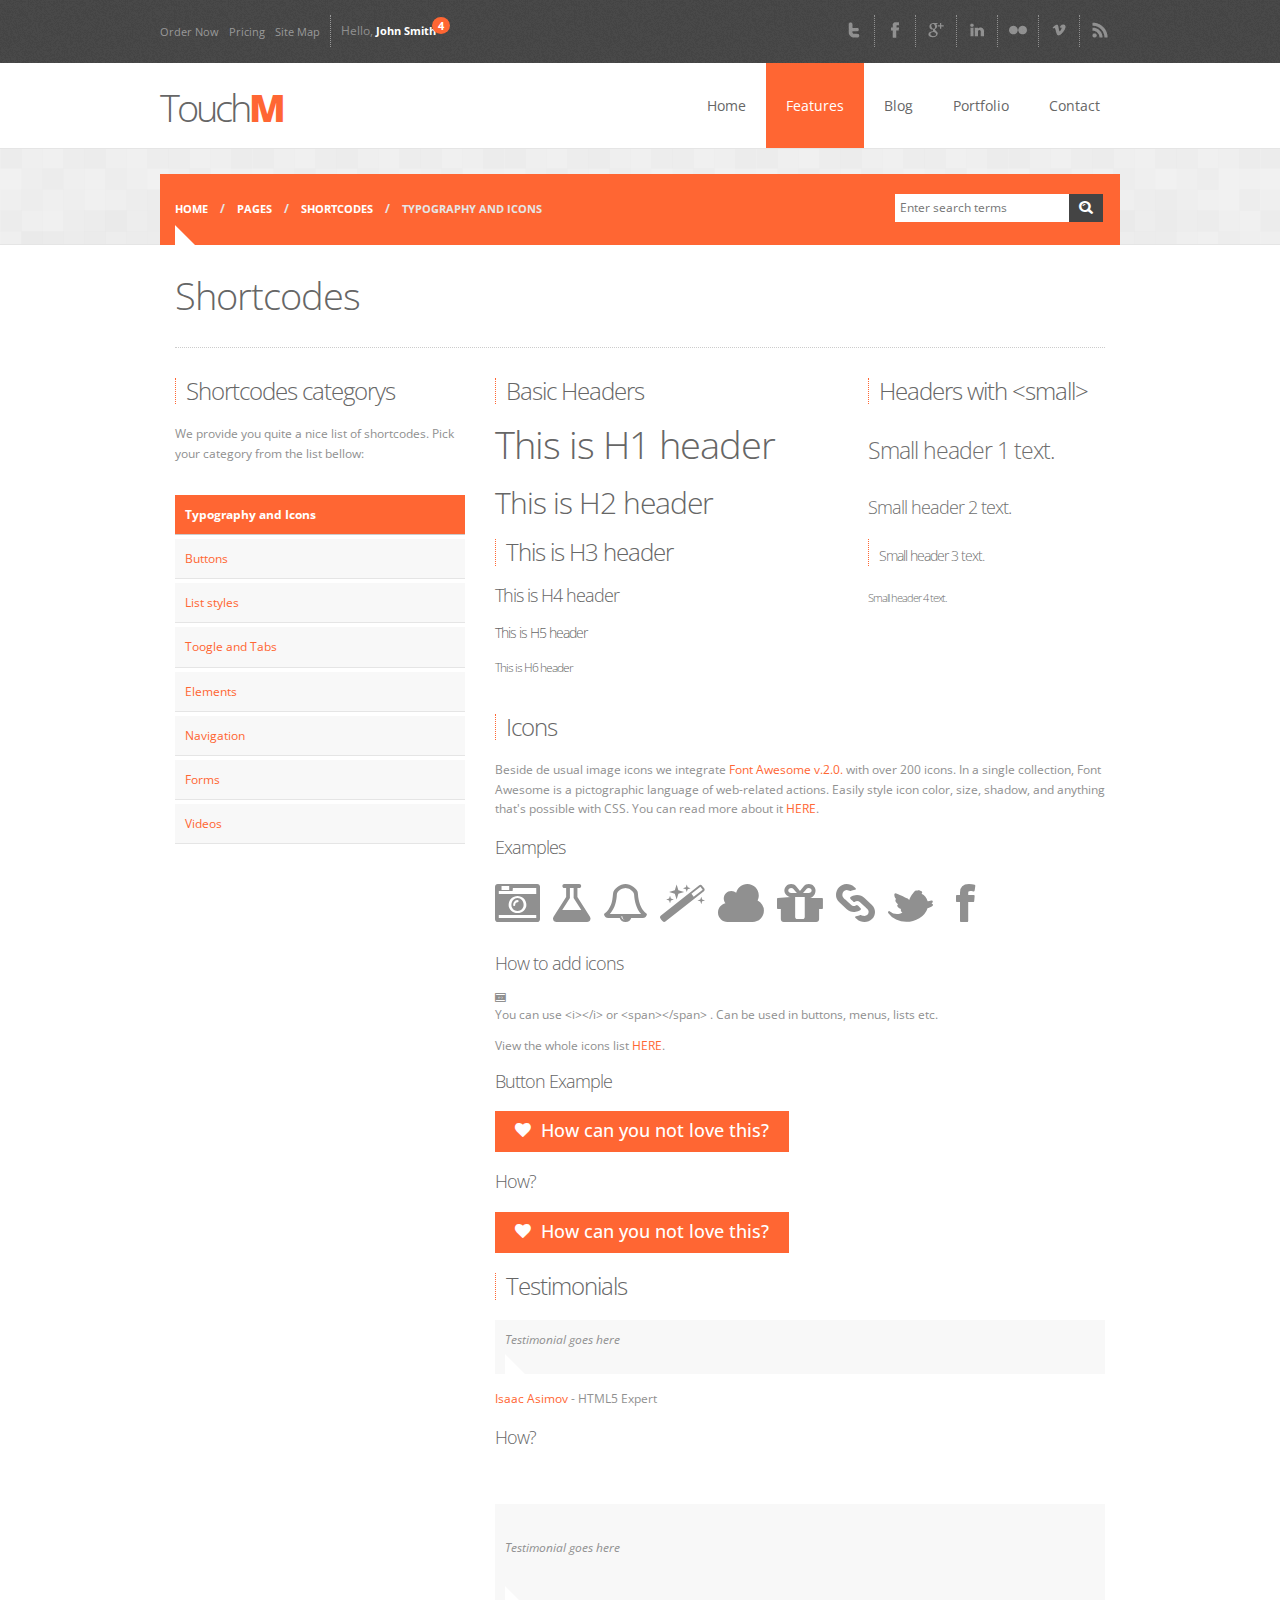
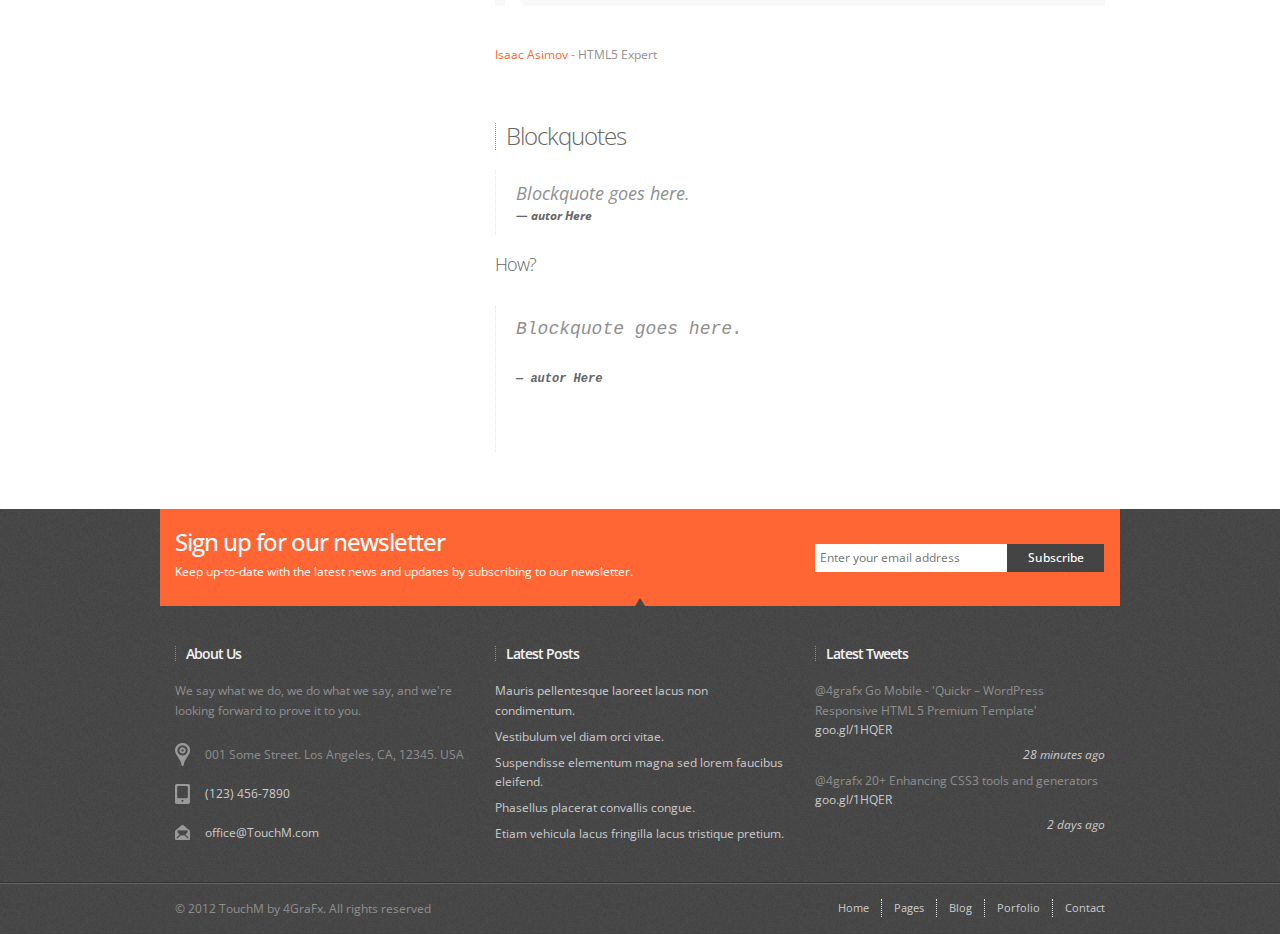
<file: KudevolveWeb/KudevolveUI/HomePageUI/shortcodes/shorcodes-ti.html>
<!DOCTYPE html>

<!-- paulirish.com/2008/conditional-stylesheets-vs-css-hacks-answer-neither/ -->
<!--[if lt IE 7]> <html class="no-js lt-ie9 lt-ie8 lt-ie7" lang="en"> <![endif]-->
<!--[if IE 7]>    <html class="no-js lt-ie9 lt-ie8" lang="en"> <![endif]-->
<!--[if IE 8]>    <html class="no-js lt-ie9" lang="en"> <![endif]-->
<!--[if gt IE 8]><!--> <html class="no-js" lang="en"> <!--<![endif]-->
<head>
  <meta charset="utf-8" />

  <!-- Set the viewport width to device width for mobile -->
  <meta name="viewport" id="view" content="width=device-width minimum-scale=1, maximum-scale=1" />

  <title>TouchM :: Premium Multipurpose Responsive Theme</title>
  
  <!-- Included CSS Files (Compressed) -->
  <link rel="stylesheet" href="../stylesheets/foundation.min.css">
  <link rel="stylesheet" href="../stylesheets/app.css">
  <link rel="stylesheet" href="../stylesheets/style1.css">
<link rel="stylesheet" href="../stylesheets/color1.css">
  
  <!-- Google Fonts --> 
  <link href='http://fonts.googleapis.com/css?family=Open+Sans:400,300,300italic,400italic,600,600italic,700,700italic,800,800italic&amp;subset=latin,latin-ext' rel='stylesheet' type='text/css'> 
  
  <!-- Syntax Highlight -->
  <link href='http://alexgorbatchev.com/pub/sh/current/styles/shCore.css' rel='stylesheet' type='text/css'/>
  <link href='../stylesheets/shThemeDefault.css' rel='stylesheet' type='text/css'/>
  <script src='http://alexgorbatchev.com/pub/sh/current/scripts/shCore.js' type='text/javascript'></script>
  <script src='http://alexgorbatchev.com/pub/sh/current/scripts/shBrushCss.js' type='text/javascript'></script>
  <script src='http://alexgorbatchev.com/pub/sh/current/scripts/shBrushJava.js' type='text/javascript'></script>
  <script src='http://alexgorbatchev.com/pub/sh/current/scripts/shBrushJScript.js' type='text/javascript'></script>
  <script src='http://alexgorbatchev.com/pub/sh/current/scripts/shBrushPhp.js' type='text/javascript'></script>
  <script src='http://alexgorbatchev.com/pub/sh/current/scripts/shBrushXml.js' type='text/javascript'></script>
  <script >
		SyntaxHighlighter.config.bloggerMode = true;
		SyntaxHighlighter.config.clipboardSwf = 'http://alexgorbatchev.com/pub/sh/current/scripts/clipboard.swf';
		SyntaxHighlighter.all();
  </script>
  
  <!-- Included JS Files (Compressed) -->
  <script src="../javascripts/jquery.js"></script>
  <script src="../javascripts/foundation.min.js"></script>
  <script src="../javascripts/modernizr.foundation.js"></script>
    
  <!-- Slider Revolution JS FILES  -->
  <script type="text/javascript" src="../plugins/slider-revolution/jquery.themepunch.plugins.min.js"></script>
  <script type="text/javascript" src="../plugins/slider-revolution/jquery.themepunch.revolution.min.js"></script>
  
  <!-- Tooltips -->
  <script type="text/javascript" src="../javascripts/jquery.tipsy.js"></script>
  
  <!-- CarouFredSel plugin -->
  <script type="text/javascript"  src="../javascripts/jquery.carouFredSel-6.0.3-packed.js"></script>
  <!-- optionally include helper plugins -->
  <script type="text/javascript"  src="../javascripts/jquery.touchSwipe.min.js"></script>
    
  <!-- Scripts Initialize -->
  <script src="../javascripts/app-head.js"></script> 
  

  <!-- IE Fix for HTML5 Tags -->
  <!--[if lt IE 9]>
    <script src="http://html5shiv.googlecode.com/svn/trunk/html5.js"></script>
  <![endif]-->

</head>
<body onload="initialize()">
<!-- Region 1 Wrap -->

  <div class="container region1wrap">  
         
    <!-- Top Header -->
  	<div class="row top_header">
    
        <div class="six columns">
        
    		<ul class="link-list">
  				<li><a href="#">Order Now</a></li>
  				<li><a href="#">Pricing</a></li>
  				<li><a href="#">Site Map</a></li>
			</ul> 
  			
  				
    		<div class="login user-control">
            		Hello, <a href="#"> John Smith<span class="notification">4</span></a>
            </div>
            
   	    </div>
        
        <div class="six columns">
        
        	<ul class="top_social">
  				<li><a class="has-tipsy" href="http://twitter.com/" title="Twitter"><img src="../images/social/Twitter.png" alt="Twitter"></a></li>
  				<li><a class="has-tipsy" href="http://www.facebook.com/" title="Facebook"><img src="../images/social/Facebook.png" alt="Facebook"></a>
  				<li><a class="has-tipsy" href="http://google.com/" title="Google"><img src="../images/social/Google.png" alt="Google+"></a></li>
                <li><a class="has-tipsy" href="http://www.LinkedIn.com/" title="LinkedIn"><img src="../images/social/LinkedIn.png" alt="LinkedIn"></a></li>
                <li><a class="has-tipsy" href="http://www.Flickr.com/" title="Flickr"><img src="../images/social/Flickr.png" alt="Flickr"></a></li>
                <li><a class="has-tipsy" href="http://vimeo.com/" title="Vimeo"><img src="../images/social/Vimeo.png" alt="Vimeo"></a></li>
  				<li><a class="has-tipsy" href="http://www.rss.com/" title="RSS"><img src="../images/social/RSS.png" alt="RSS"></a></li>
			</ul>

		</div>
    
  	</div>
    <!-- End Top Header -->
    
  </div>
  
<!-- End Region 1 Wrap -->

<!-- Region 2 Wrap -->

<div class="container region2wrap">
  
	<div class="row">
    
    	<!-- Logo -->
            
    	<div class="three columns">

        	<a href="../index.html" id="logo"><h1>Touch<span>M</span></h1></a>
        
  		</div>
        
        <!-- End Logo -->
        
        <!-- Main Navigation -->
        
        <div class="nine columns">

			<nav class="top-bar">
        
    			<ul>
      				<!-- Toggle Button Mobile -->
      				<li class="name">
        			<h1><a href="#"> Please select your page</a></h1>
      				</li>
      				<li class="toggle-topbar"><a href="#"></a></li>
                    <!-- End Toggle Button Mobile -->
    			</ul>



      			<section><!-- Nav Section -->
      			<ul class="right">
        
        			<li class="has-dropdown">
          				<a href="../index.html">Home</a>
          				<ul class="dropdown">
            				<li><a href="../index.html">Home Page - Default</a></li>
            				<li><a href="../index-type1.html">Home Page Type 1</a></li>
                            <li><a href="../index-type2.html">Home Page Type 2</a></li>
                            <li class="has-dropdown"><a href="#">TouchM Sliders</a>
                            	<ul class="dropdown">
            						<li><a href="../index.html">Slider Revolution</a></li>
            						<li><a href="../index-flexi.html">Flexislider</a></li>
                                    <li><a href="../index-camera.html">Camera Slider</a></li>
                                </ul>
                            </li>
          				</ul>
        			</li>
        
        			<li class="has-dropdown">
        				<a  class="active" href="#">Features</a>
            			<ul class="dropdown">
            				<li><a href="../about.html">About Us</a></li>
            				<li><a href="../services.html">Services</a></li>
            				<li><a href="../pricing.html">Pricing Tables</a></li>
            				<li><a href="../shortcodes.html">Shortcodes</a></li>
            				<li><a href="../notfound.html">404 Not Found</a></li>
            				<li><a href="../under-construction.html">Under Construction</a></li>
            				<li class="has-dropdown"><a href="#">Third Navigation Level</a>
            					<ul class="dropdown">
            						<li><a href="#">This is a simple example</a></li>
            						<li><a href="#">Of the Third Level</a></li>
               					</ul>
            				</li>
            			</ul>        
        			</li>
        
        			<li class="has-dropdown">
          				<a href="#">Blog</a>
          					<ul class="dropdown">
                            	<li><a href="../blog_sidebar_right.html">Blog Default</a></li>
                            	<li><a href="../blog_type1.html">Blog Type 1</a></li>
                                <li><a href="../blog_type2.html">Blog Type 2</a></li>         
            					<li><a href="../blog_sidebar_right.html">Sidebar Right</a></li>
            					<li><a href="../blog_sidebar_left.html">Sidebar Left</a></li>
            					<li><a href="../blog_inner.html">Single Post</a></li>
          					</ul>
        			</li>
        
        			<li class="has-dropdown">
          				<a href="#">Portfolio</a>
          					<ul class="dropdown">             
            					<li><a href="../portfolio_default.html">Portfolio Default (4 Columns)</a></li>         
            					<li><a href="../portfolio_type1.html" class="">Portfolio 2 Columns</a></li>
            					<li><a href="../portfolio_type2.html">Portfolio 3 Columns</a></li> 
                                <li><a href="../portfolio_default.html">Portfolio 4 Columns</a></li>            
            					<li><a href="../single-project.html">Single Project</a></li>
          					</ul>
        			</li>
        
        			<li><a href="../contact.html">Contact</a></li>
        
      			</ul>
                </section><!-- End Nav Section -->

  			</nav>            
        
    	</div>
        
        <!-- End Main Navigation -->        
        
	</div>
    
</div>
  
<!-- End Region 2 Wrap -->

<!-- Region 3 Wrap -->

  <div class="container region3wrap">  
  
    
    <!-- Content Top -->  
  	<div class="row content_top">
        
    	<div class="nine columns">
       
			<ul class="breadcrumbs">
 				<li><a href="index.html">Home</a></li>
  				<li><a href="#">Pages</a></li>
  				<li><a href="../shortcodes.html">Shortcodes</a></li>
                <li class="current"><a href="#">Typography and Icons</a></li>
			</ul>

		</div>
        
        <div class="three columns">

			<div class="row">
 				<div class="twelve columns">
    				<div class="row collapse top_search">
      					<div class="ten mobile-three columns">
        					<input type="text" placeholder="Enter search terms" />
      					</div>
      					<div class="two mobile-one columns">
        					<a href="#" class="button icon-search"></a>
      					</div>
    				</div>
  				</div>
			</div>

		</div>
        
  	</div>
    <!-- End Content Top -->
    
  </div>
  
<!-- End Region 3 Wrap -->

<!-- Region 4 Wrap -->

  <div class="container region4wrap">
  
  	<div class="row maincontent">     
    	
        
        <div class="twelve columns">
        	
        	<div class="page_title">
        
        		<div class="row">
            	
            		<div class="twelve columns">
        				<h1>Shortcodes</h1>
            		</div>
            
            	</div>
                
        	</div>
        
        </div>
        
        <div class="four columns">
        
        	<h3>Shortcodes categorys</h3>            
            <p>We provide you quite a nice list of shortcodes. Pick your category from the list bellow:</p>
        
        	<ul class="side-nav">
            	<li class="active"><a href="../shortcodes/shorcodes-ti.html">Typography and Icons</a></li>                    	
                <li><a href="../shortcodes/shorcodes-buttons.html">Buttons</a></li>
  				<li><a href="../shortcodes/shorcodes-list.html">List styles</a></li>  						
  				<li><a href="../shortcodes/shorcodes-tabs.html">Toogle and Tabs</a></li>
  				<li><a href="../shortcodes/shorcodes-elements.html">Elements</a></li>
  				<li><a href="../shortcodes/shorcodes-nav.html">Navigation</a></li>
                <li><a href="../shortcodes/shorcodes-form.html">Forms</a></li>
                <li><a href="../shortcodes/shorcodes-video.html">Videos</a></li>
			</ul>
        
        </div>
        
        <div class="eight columns bottom20">
             
             <div class="row">
                
             	<div class="seven columns">
                    
                  	<h3>Basic Headers</h3>
                  		<div class="typography">
                    		<h1>This is H1 header</h1>
                    		<h2>This is H2 header</h2>
                    		<h3>This is H3 header</h3>
                    		<h4>This is H4 header</h4>
                    		<h5>This is H5 header</h5>
                    		<h6>This is H6 header</h6>
                  		</div>
                </div>
                
                <div class="five columns">
                    
                	<h3>Headers with &lt;small&gt;</h3>
                		<div class="typography">
                   			<h1><small>Small header 1 text.</small></h1>
                   			<h2><small>Small header 2 text.</small></h2>
                   			<h3><small>Small header 3 text.</small></h3>
                   			<h4><small>Small header 4 text.</small></h4>
                		</div>
                            
                </div>
            
            </div>
            
            <div class="row">
                
            	<div class="twelve columns">
                
                	<h3>Icons</h3>
                    <p>Beside de usual image icons we integrate <a href="http://fortawesome.github.com/Font-Awesome/">Font Awesome v.2.0.</a> with over 200 icons. In a single collection, Font Awesome is a pictographic language of web-related actions. Easily style icon color, size, shadow, and anything that's possible with CSS. You can read more about it <a href="http://fortawesome.github.com/Font-Awesome/">HERE</a>.</p>
                    
                    <h4>Examples</h4>
                    <span class="icon-camera-retro icon50"></span> <span class="icon-beaker icon50"></span> <span class=" icon-bell icon50"></span> <span class="icon-magic icon50"></span> <span class="icon-cloud icon50"></span> <span class="icon-gift icon50"></span> <span class="icon-link icon50"></span> <span class="icon-twitter icon50"> </span> <span class="icon-facebook icon50"></span>
                    
                    <h4>How to add icons</h4>
                                        
                    <pre class="brush: html"><span class="icon-camera-retro"></span></pre>
                    
                  <p>You can use &lt;i&gt;&lt;/i&gt; or &lt;span&gt;&lt;/span&gt; . Can be used in buttons, menus, lists etc.</p>
                    
                    View the whole icons list <a href="http://fortawesome.github.com/Font-Awesome/#all-icons">HERE</a>.
<h4>Button Example</h4>
                    
                  <a class="button"><i class="icon-heart"></i>How can you not love this?</a>
                    
                    <h4>How?</h4>
                    
                    <pre class="brush: html"><a class="button"><i class="icon-heart"></i>How can you not love this?</a></pre>
                

                </div>
            
            </div>
            
            <div class="row">
                
            	<div class="twelve columns">
                
                	<h3>Testimonials</h3>
                    
                    	<div class="testimonial-item">
                        	<div class="testimonial-content">
  								<p>Testimonial goes here</p>
                            </div>
  								<p><a href="#">Isaac Asimov</a> - HTML5 Expert</p>
						</div>
                   
                   <h4>How?</h4>   
                     
                        <pre class="brush: html">
                        <div class="testimonial-item">
                        	<div class="testimonial-content">
  								<p>Testimonial goes here</p>
                            </div>
  								<p><a href="#">Isaac Asimov</a> - HTML5 Expert</p>
						</div></pre>	
                	                

               </div>
            
            </div>
            
            <div class="row">
                
            	<div class="twelve columns">
                
                	<h3>Blockquotes</h3>
                    
                    	<blockquote>Blockquote goes here. 
 							<cite>autor Here</cite>
						</blockquote>
                   
                   <h4>How?</h4>   
                     
                        <pre class="brush: html">
                        <blockquote>Blockquote goes here. 
 							<cite>autor Here</cite>
						</blockquote></pre>	
                	                

               </div>
            
            </div>
            
        
        </div>       
       
        
  	</div>
    
  </div>
  
<!-- End Region 4 Wrap -->

<!-- Region 9 Wrap -->

  <div class="container region9wrap">
  
  	 <!-- Bottom Content -->
    <div class="row content_bottom">
    
    	<!-- // // // // // // // // // // -->
        
    	<div class="eight columns">
       
			<h2>Sign up for our newsletter</h2>
            <p>Keep up-to-date with the latest news and updates by subscribing to our newsletter.</p>
            
		</div>
        
        <!-- // // // // // // // // // // -->
        
        <div class="four columns">
			<div class="row collapse newsletter-input">
				<div class="eight mobile-three columns">
					<input type="text" placeholder="Enter your email address" />
				</div>
				<div class="four mobile-one columns">
					<a href="#" class="button expand">Subscribe</a>
				</div>
			</div>
		</div>
        
        <!-- // // // // // // // // // // -->        
        
  	</div>
    <!-- End Bottom Content -->
    
    <!-- Footer -->  
  	<div class="row footer">
        
        <!-- // // // // // // // // // // -->
        
        <div class="four columns">
        
        	<h4>About Us</h4>
        	<p>We say what we do, we do what we say, and we're looking forward to prove it to you.</p>
      		<ul class="vcard">
                <li class="address">001 Some Street. Los Angeles, CA, 12345. USA</li>
				<li class="tel"><a href="1234567890">(123) 456-7890</a></li>
                <li class="email"><a href="office@TouchM.com">office@TouchM.com</a></li>
			</ul>

   	    </div>
        
        <!-- // // // // // // // // // // -->
        
        <div class="four columns">
        
        	<h4>Latest Posts</h4>
			
            <ul class="footer-list">
            	<li><a href="#">Mauris pellentesque laoreet lacus non condimentum.</a></li>
  				<li><a href="#">Vestibulum vel diam orci vitae.</a></li>
                <li><a href="#">Suspendisse elementum magna sed lorem faucibus eleifend.</a></li>
  				<li><a href="#">Phasellus placerat convallis congue.</a></li>
  				<li><a href="#">Etiam vehicula lacus fringilla lacus tristique pretium.</a></li>
			</ul>  

   	    </div>
        
        <!-- // // // // // // // // // // -->
        
        <div class="four columns">
        
            <h4>Latest Tweets</h4>
            
			<ul class="footer-list twitter">
  				<li>@4grafx  Go Mobile - 'Quickr – WordPress Responsive HTML 5 Premium Template'<a href="#">goo.gl/1HQER</a><a class="twit-date">28 minutes ago</a></li>
            	<li>@4grafx  20+ Enhancing CSS3 tools and generators <a href="#">goo.gl/1HQER</a><a class="twit-date">2 days ago</a></li>   
			</ul> 

   	    </div>
        
        <!-- // // // // // // // // // // -->
        
  	</div>
    <!-- End Footer -->
    
  </div>
  
<!-- End Region 9 Wrap -->

<!-- Region 10 Wrap -->

  <div class="container region10wrap">
  
  	<div class="row footer_bottom">
       
        <!-- Bottom -->
        
        <!-- // // // // // // // // // // -->
        
        <div class="six columns">
        
        	<p class="copyright">© 2012 TouchM by 4GraFx. All rights reserved</p>

   	    </div>
        
        <!-- // // // // // // // // // // -->
        
        <div class="six columns">
        
			<ul class="link-list">
  				<li><a href="#">Home</a></li>
  				<li><a href="#">Pages</a></li>
  				<li><a href="#">Blog</a></li>
  				<li><a href="#">Porfolio</a></li>
  				<li><a href="#">Contact</a></li>
			</ul>

   	    </div>
        
        <!-- // // // // // // // // // // -->
        
        <!-- Bottom -->
        
  	</div>
  </div>
  
<!-- End Region 10 Wrap -->  
  
  <!-- Included JS Files (Uncompressed) -->
  <!--
  
  <script src="javascripts/jquery.js"></script>
  
  <script src="javascripts/jquery.foundation.mediaQueryToggle.js"></script>
  
  <script src="javascripts/jquery.foundation.forms.js"></script>
  
  <script src="javascripts/jquery.foundation.reveal.js"></script>
  
  <script src="javascripts/jquery.foundation.navigation.js"></script>
  
  <script src="javascripts/jquery.foundation.buttons.js"></script>
  
  <script src="javascripts/jquery.foundation.tabs.js"></script>
  
  <script src="javascripts/jquery.foundation.tooltips.js"></script>
  
  <script src="javascripts/jquery.foundation.accordion.js"></script>
  
  <script src="javascripts/jquery.placeholder.js"></script>
  
  <script src="javascripts/jquery.foundation.alerts.js"></script>
  
  <script src="javascripts/jquery.foundation.topbar.js"></script>
  
  -->
  
<!-- Back To Top -->
  <a href="#" class="scrollup">Scroll</a>
<!-- End Back To Top -->
  
<!-- Initialize JS Plugins -->
  <script src="../javascripts/app.js"></script>
  
</body>
</html>
</file>
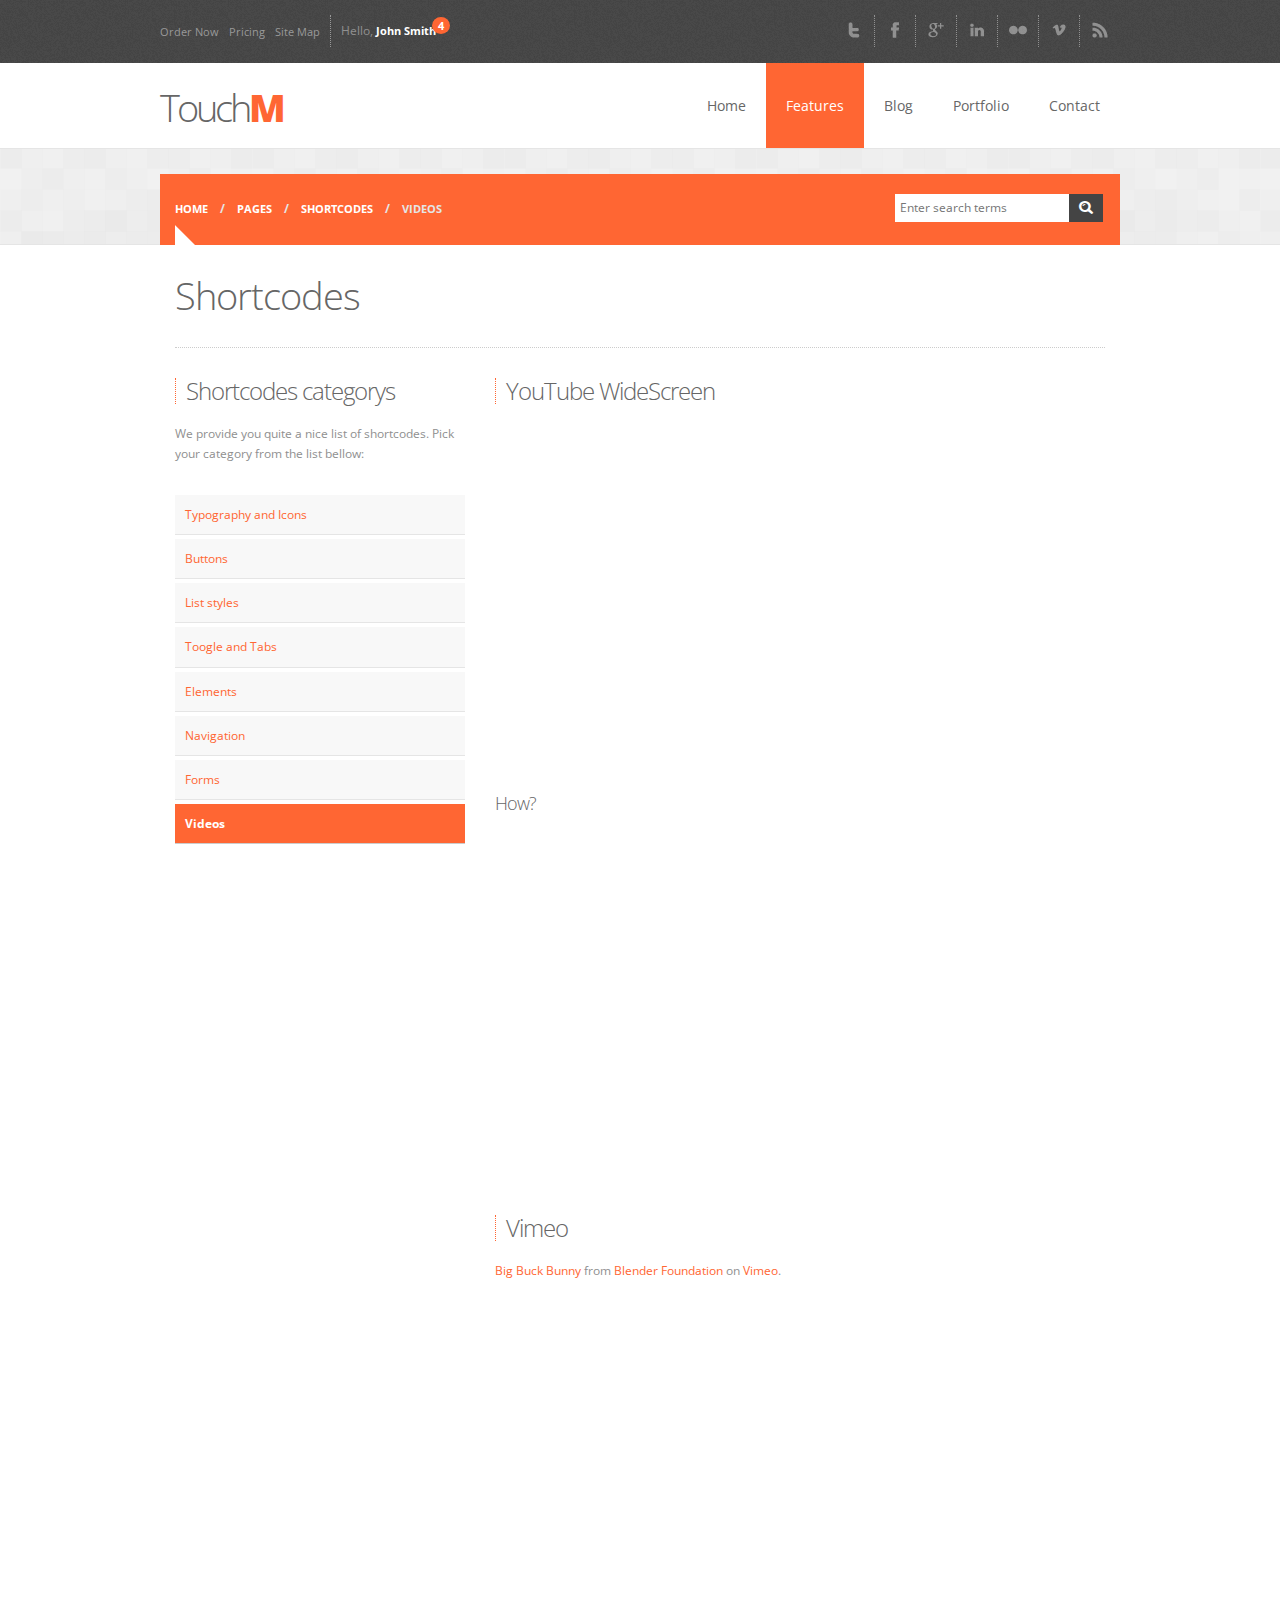
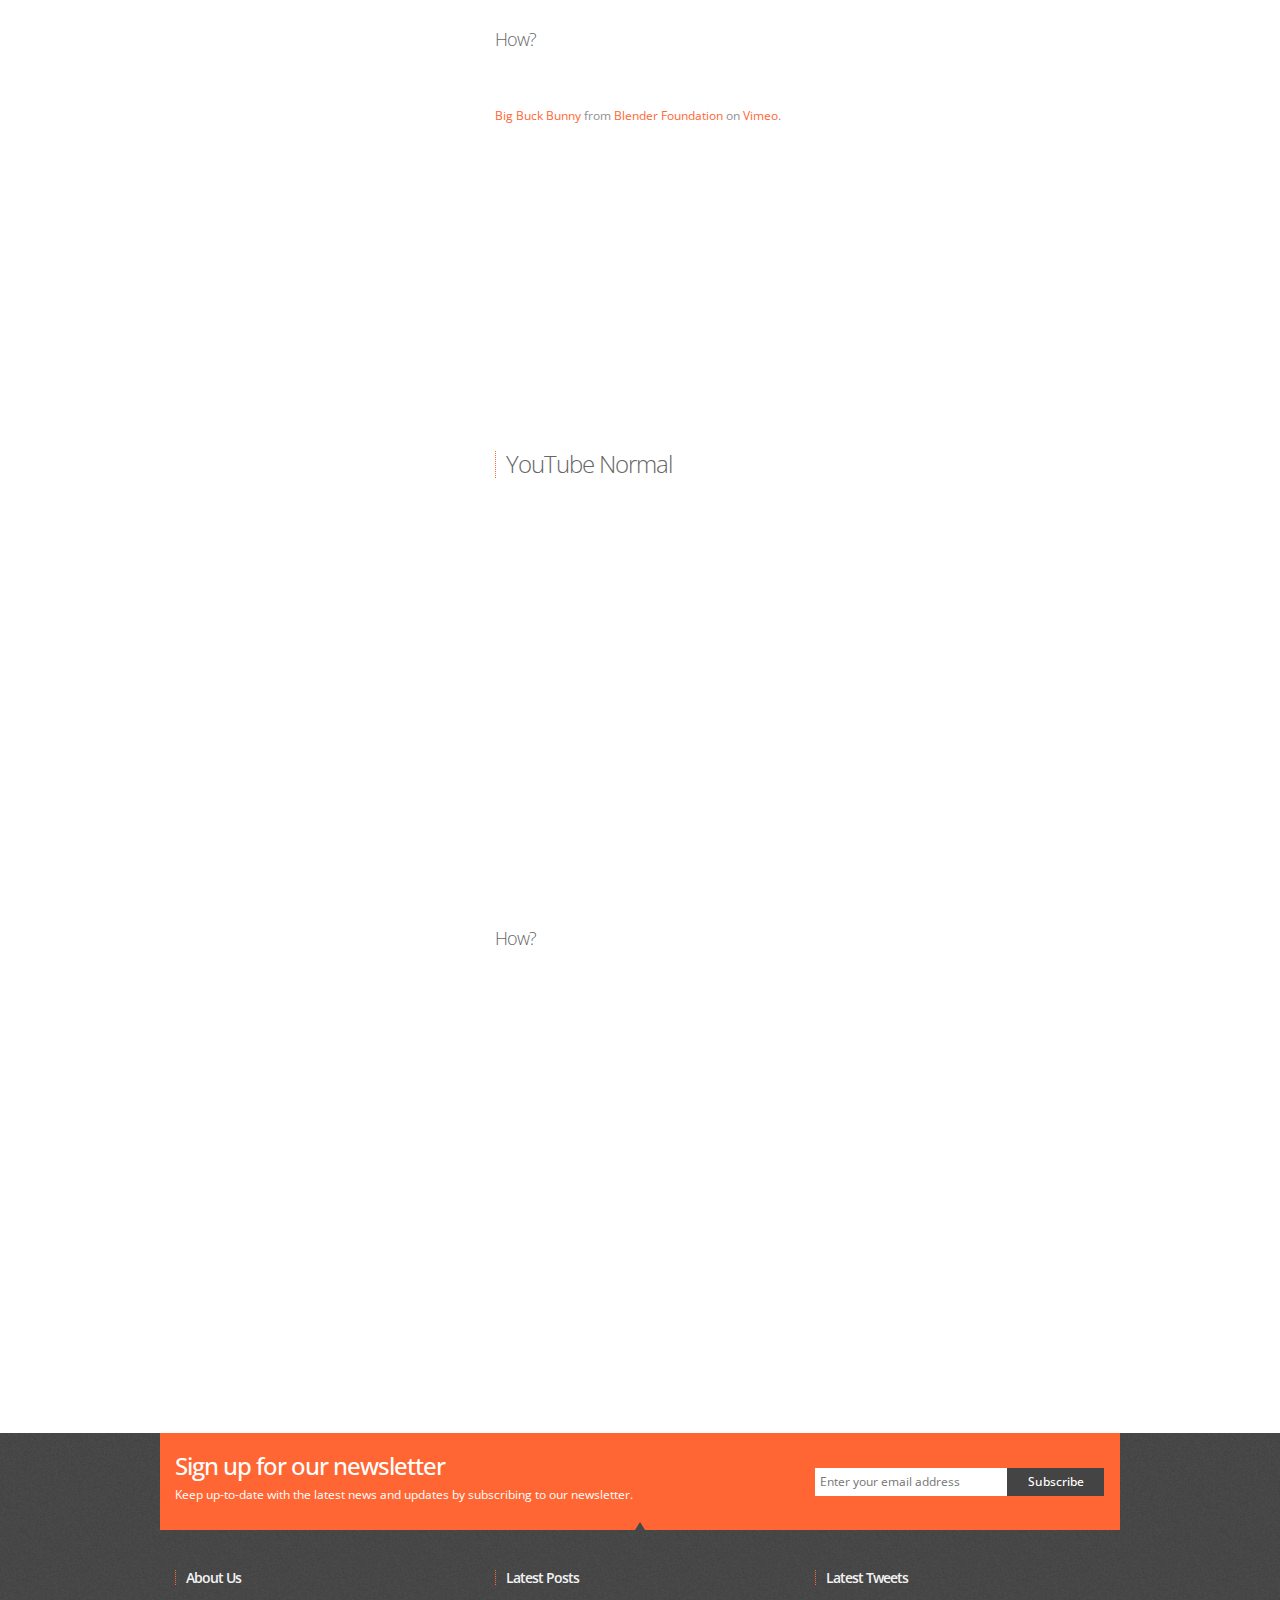
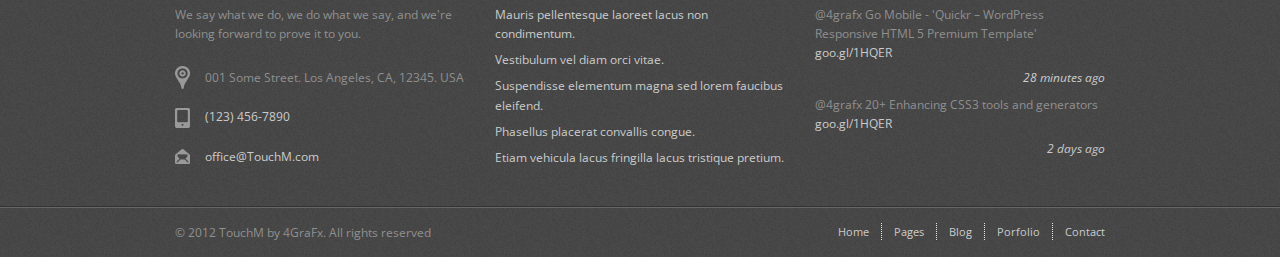
<file: KudevolveWeb/KudevolveUI/HomePageUI/shortcodes/shorcodes-video.html>
<!DOCTYPE html>

<!-- paulirish.com/2008/conditional-stylesheets-vs-css-hacks-answer-neither/ -->
<!--[if lt IE 7]> <html class="no-js lt-ie9 lt-ie8 lt-ie7" lang="en"> <![endif]-->
<!--[if IE 7]>    <html class="no-js lt-ie9 lt-ie8" lang="en"> <![endif]-->
<!--[if IE 8]>    <html class="no-js lt-ie9" lang="en"> <![endif]-->
<!--[if gt IE 8]><!--> <html class="no-js" lang="en"> <!--<![endif]-->
<head>
  <meta charset="utf-8" />

  <!-- Set the viewport width to device width for mobile -->
  <meta name="viewport" id="view" content="width=device-width minimum-scale=1, maximum-scale=1" />

  <title>TouchM :: Premium Multipurpose Responsive Theme</title>
  
  <!-- Included CSS Files (Compressed) -->
  <link rel="stylesheet" href="../stylesheets/foundation.min.css">
  <link rel="stylesheet" href="../stylesheets/app.css">
  <link rel="stylesheet" href="../stylesheets/style1.css">
<link rel="stylesheet" href="../stylesheets/color1.css">
  
  <!-- Google Fonts --> 
  <link href='http://fonts.googleapis.com/css?family=Open+Sans:400,300,300italic,400italic,600,600italic,700,700italic,800,800italic&amp;subset=latin,latin-ext' rel='stylesheet' type='text/css'> 
  
  <!-- Syntax Highlight -->
  <link href='http://alexgorbatchev.com/pub/sh/current/styles/shCore.css' rel='stylesheet' type='text/css'/>
  <link href='../stylesheets/shThemeDefault.css' rel='stylesheet' type='text/css'/>
  <script src='http://alexgorbatchev.com/pub/sh/current/scripts/shCore.js' type='text/javascript'></script>
  <script src='http://alexgorbatchev.com/pub/sh/current/scripts/shBrushCss.js' type='text/javascript'></script>
  <script src='http://alexgorbatchev.com/pub/sh/current/scripts/shBrushJava.js' type='text/javascript'></script>
  <script src='http://alexgorbatchev.com/pub/sh/current/scripts/shBrushJScript.js' type='text/javascript'></script>
  <script src='http://alexgorbatchev.com/pub/sh/current/scripts/shBrushPhp.js' type='text/javascript'></script>
  <script src='http://alexgorbatchev.com/pub/sh/current/scripts/shBrushXml.js' type='text/javascript'></script>
  <script >
		SyntaxHighlighter.config.bloggerMode = true;
		SyntaxHighlighter.config.clipboardSwf = 'http://alexgorbatchev.com/pub/sh/current/scripts/clipboard.swf';
		SyntaxHighlighter.all();
  </script>
  
  <!-- Included JS Files (Compressed) -->
  <script src="../javascripts/jquery.js"></script>
  <script src="../javascripts/foundation.min.js"></script>
  <script src="../javascripts/modernizr.foundation.js"></script>
    
  <!-- Slider Revolution JS FILES  -->
  <script type="text/javascript" src="../plugins/slider-revolution/jquery.themepunch.plugins.min.js"></script>
  <script type="text/javascript" src="../plugins/slider-revolution/jquery.themepunch.revolution.min.js"></script>
  
  <!-- Tooltips -->
  <script type="text/javascript" src="../javascripts/jquery.tipsy.js"></script>
  
  <!-- CarouFredSel plugin -->
  <script type="text/javascript"  src="../javascripts/jquery.carouFredSel-6.0.3-packed.js"></script>
  <!-- optionally include helper plugins -->
  <script type="text/javascript"  src="../javascripts/jquery.touchSwipe.min.js"></script>
    
  <!-- Scripts Initialize -->
  <script src="../javascripts/app-head.js"></script> 
  

  <!-- IE Fix for HTML5 Tags -->
  <!--[if lt IE 9]>
    <script src="http://html5shiv.googlecode.com/svn/trunk/html5.js"></script>
  <![endif]-->

</head>
<body onload="initialize()">
<!-- Region 1 Wrap -->

  <div class="container region1wrap">  
         
    <!-- Top Header -->
  	<div class="row top_header">
    
        <div class="six columns">
        
    		<ul class="link-list">
  				<li><a href="#">Order Now</a></li>
  				<li><a href="#">Pricing</a></li>
  				<li><a href="#">Site Map</a></li>
			</ul> 
  			
  				
    		<div class="login user-control">
            		Hello, <a href="#"> John Smith<span class="notification">4</span></a>
            </div>
            
   	    </div>
        
        <div class="six columns">
        
        	<ul class="top_social">
  				<li><a class="has-tipsy" href="http://twitter.com/" title="Twitter"><img src="../images/social/Twitter.png" alt="Twitter"></a></li>
  				<li><a class="has-tipsy" href="http://www.facebook.com/" title="Facebook"><img src="../images/social/Facebook.png" alt="Facebook"></a>
  				<li><a class="has-tipsy" href="http://google.com/" title="Google"><img src="../images/social/Google.png" alt="Google+"></a></li>
                <li><a class="has-tipsy" href="http://www.LinkedIn.com/" title="LinkedIn"><img src="../images/social/LinkedIn.png" alt="LinkedIn"></a></li>
                <li><a class="has-tipsy" href="http://www.Flickr.com/" title="Flickr"><img src="../images/social/Flickr.png" alt="Flickr"></a></li>
                <li><a class="has-tipsy" href="http://vimeo.com/" title="Vimeo"><img src="../images/social/Vimeo.png" alt="Vimeo"></a></li>
  				<li><a class="has-tipsy" href="http://www.rss.com/" title="RSS"><img src="../images/social/RSS.png" alt="RSS"></a></li>
			</ul>

		</div>
    
  	</div>
    <!-- End Top Header -->
    
  </div>
  
<!-- End Region 1 Wrap -->

<!-- Region 2 Wrap -->

<div class="container region2wrap">
  
	<div class="row">
    
    	<!-- Logo -->
            
    	<div class="three columns">

        	<a href="../index.html" id="logo"><h1>Touch<span>M</span></h1></a>
        
  		</div>
        
        <!-- End Logo -->
        
        <!-- Main Navigation -->
        
        <div class="nine columns">

			<nav class="top-bar">
        
    			<ul>
      				<!-- Toggle Button Mobile -->
      				<li class="name">
        			<h1><a href="#"> Please select your page</a></h1>
      				</li>
      				<li class="toggle-topbar"><a href="#"></a></li>
                    <!-- End Toggle Button Mobile -->
    			</ul>



      			<section><!-- Nav Section -->
      			<ul class="right">
        
        			<li class="has-dropdown">
          				<a href="../index.html">Home</a>
          				<ul class="dropdown">
            				<li><a href="../index.html">Home Page - Default</a></li>
            				<li><a href="../index-type1.html">Home Page Type 1</a></li>
                            <li><a href="../index-type2.html">Home Page Type 2</a></li>
                            <li class="has-dropdown"><a href="#">TouchM Sliders</a>
                            	<ul class="dropdown">
            						<li><a href="../index.html">Slider Revolution</a></li>
            						<li><a href="../index-flexi.html">Flexislider</a></li>
                                    <li><a href="../index-camera.html">Camera Slider</a></li>
                                </ul>
                            </li>
          				</ul>
        			</li>
        
        			<li class="has-dropdown">
        				<a  class="active" href="#">Features</a>
            			<ul class="dropdown">
            				<li><a href="../about.html">About Us</a></li>
            				<li><a href="../services.html">Services</a></li>
            				<li><a href="../pricing.html">Pricing Tables</a></li>
            				<li><a href="../shortcodes.html">Shortcodes</a></li>
            				<li><a href="../notfound.html">404 Not Found</a></li>
            				<li><a href="../under-construction.html">Under Construction</a></li>
            				<li class="has-dropdown"><a href="#">Third Navigation Level</a>
            					<ul class="dropdown">
            						<li><a href="#">This is a simple example</a></li>
            						<li><a href="#">Of the Third Level</a></li>
               					</ul>
            				</li>
            			</ul>        
        			</li>
        
        			<li class="has-dropdown">
          				<a href="#">Blog</a>
          					<ul class="dropdown">
                            	<li><a href="../blog_sidebar_right.html">Blog Default</a></li>
                            	<li><a href="../blog_type1.html">Blog Type 1</a></li>
                                <li><a href="../blog_type2.html">Blog Type 2</a></li>         
            					<li><a href="../blog_sidebar_right.html">Sidebar Right</a></li>
            					<li><a href="../blog_sidebar_left.html">Sidebar Left</a></li>
            					<li><a href="../blog_inner.html">Single Post</a></li>
          					</ul>
        			</li>
        
        			<li class="has-dropdown">
          				<a href="#">Portfolio</a>
          					<ul class="dropdown">             
            					<li><a href="../portfolio_default.html">Portfolio Default (4 Columns)</a></li>         
            					<li><a href="../portfolio_type1.html" class="">Portfolio 2 Columns</a></li>
            					<li><a href="../portfolio_type2.html">Portfolio 3 Columns</a></li> 
                                <li><a href="../portfolio_default.html">Portfolio 4 Columns</a></li>            
            					<li><a href="../single-project.html">Single Project</a></li>
          					</ul>
        			</li>
        
        			<li><a href="../contact.html">Contact</a></li>
        
      			</ul>
                </section><!-- End Nav Section -->

  			</nav>            
        
    	</div>
        
        <!-- End Main Navigation -->        
        
	</div>
    
</div>
  
<!-- End Region 2 Wrap -->

<!-- Region 3 Wrap -->

  <div class="container region3wrap">  
  
    
    <!-- Content Top -->  
  	<div class="row content_top">
        
    	<div class="nine columns">
       
			<ul class="breadcrumbs">
 				<li><a href="index.html">Home</a></li>
  				<li><a href="#">Pages</a></li>
  				<li><a href="../shortcodes.html">Shortcodes</a></li>
                <li class="current"><a href="#">Videos</a></li>
			</ul>

		</div>
        
        <div class="three columns">

			<div class="row">
 				<div class="twelve columns">
    				<div class="row collapse top_search">
      					<div class="ten mobile-three columns">
        					<input type="text" placeholder="Enter search terms" />
      					</div>
      					<div class="two mobile-one columns">
        					<a href="#" class="button icon-search"></a>
      					</div>
    				</div>
  				</div>
			</div>

		</div>
        
  	</div>
    <!-- End Content Top -->
    
  </div>
  
<!-- End Region 3 Wrap -->

<!-- Region 4 Wrap -->

  <div class="container region4wrap">
  
  	<div class="row maincontent">     
    	
        
        <div class="twelve columns">
        	
        	<div class="page_title">
        
        		<div class="row">
            	
            		<div class="twelve columns">
        				<h1>Shortcodes</h1>
            		</div>
            
            	</div>
                
        	</div>
        
        </div>
        
        <div class="four columns">
        
        	<h3>Shortcodes categorys</h3>            
            <p>We provide you quite a nice list of shortcodes. Pick your category from the list bellow:</p>
        
        	<ul class="side-nav">
            	<li><a href="../shortcodes/shorcodes-ti.html">Typography and Icons</a></li>                    	
                <li><a href="../shortcodes/shorcodes-buttons.html">Buttons</a></li>
  				<li><a href="../shortcodes/shorcodes-list.html">List styles</a></li>  						
  				<li><a href="../shortcodes/shorcodes-tabs.html">Toogle and Tabs</a></li>
  				<li><a href="../shortcodes/shorcodes-elements.html">Elements</a></li>
  				<li><a href="../shortcodes/shorcodes-nav.html">Navigation</a></li>
                <li><a href="../shortcodes/shorcodes-form.html">Forms</a></li>
                <li class="active"><a href="../shortcodes/shorcodes-video.html">Videos</a></li>
			</ul>
        
        </div>
        
        <div class="eight columns bottom20">
             
                         
            <div class="row">
                
            	<div class="twelve columns">
                    
                    <h3>YouTube WideScreen</h3>
                    
                    <div class="flex-video widescreen">
  						<iframe width="560" height="315" src="http://www.youtube.com/embed/eRsGyueVLvQ?rel=0" frameborder="0" allowfullscreen></iframe>
					</div>  
                    
                    <h4>How?</h4>
                    
                    <pre class="brush: html">
                    <div class="flex-video widescreen">
  						<iframe width="560" height="315" src="http://www.youtube.com/embed/eRsGyueVLvQ?rel=0" frameborder="0" allowfullscreen></iframe>
					</div></pre> 
                    
                    <h3>Vimeo</h3>                 
                    
						<div class="flex-video widescreen vimeo">
  							<iframe src="http://player.vimeo.com/video/1084537?badge=0" width="500" height="281" frameborder="0" webkitAllowFullScreen mozallowfullscreen allowFullScreen></iframe> <p><a href="http://vimeo.com/1084537">Big Buck Bunny</a> from <a href="http://vimeo.com/user508904">Blender Foundation</a> on <a href="http://vimeo.com">Vimeo</a>.</p>
						</div>
                        
                    <h4>How?</h4>
                    
                    <pre class="brush: html">
                    <div class="flex-video widescreen vimeo">
  						<iframe src="http://player.vimeo.com/video/1084537?badge=0" width="500" height="281" frameborder="0" webkitAllowFullScreen mozallowfullscreen allowFullScreen></iframe> <p><a href="http://vimeo.com/1084537">Big Buck Bunny</a> from <a href="http://vimeo.com/user508904">Blender Foundation</a> on <a href="http://vimeo.com">Vimeo</a>.</p>
					</div></pre>
                    
                    <h3>YouTube Normal</h3>

						<div class="flex-video">
  							<iframe width="560" height="315" src="http://www.youtube.com/embed/eRsGyueVLvQ?rel=0" frameborder="0" allowfullscreen></iframe>
						</div>
                	                      
                    <h4>How?</h4>
                                        
                    <pre class="brush: html">
                    <div class="flex-video">
  						<iframe width="560" height="315" src="http://www.youtube.com/embed/eRsGyueVLvQ?rel=0" frameborder="0" allowfullscreen></iframe>
					</div></pre>
                

                </div>
            
            </div>
            
            
        </div>  
        
  	</div>
    
  </div>
  
<!-- End Region 4 Wrap -->

<!-- Region 9 Wrap -->

  <div class="container region9wrap">
  
  	 <!-- Bottom Content -->
    <div class="row content_bottom">
    
    	<!-- // // // // // // // // // // -->
        
    	<div class="eight columns">
       
			<h2>Sign up for our newsletter</h2>
            <p>Keep up-to-date with the latest news and updates by subscribing to our newsletter.</p>
            
		</div>
        
        <!-- // // // // // // // // // // -->
        
        <div class="four columns">
			<div class="row collapse newsletter-input">
				<div class="eight mobile-three columns">
					<input type="text" placeholder="Enter your email address" />
				</div>
				<div class="four mobile-one columns">
					<a href="#" class="button expand">Subscribe</a>
				</div>
			</div>
		</div>
        
        <!-- // // // // // // // // // // -->        
        
  	</div>
    <!-- End Bottom Content -->
    
    <!-- Footer -->  
  	<div class="row footer">
        
        <!-- // // // // // // // // // // -->
        
        <div class="four columns">
        
        	<h4>About Us</h4>
        	<p>We say what we do, we do what we say, and we're looking forward to prove it to you.</p>
      		<ul class="vcard">
                <li class="address">001 Some Street. Los Angeles, CA, 12345. USA</li>
				<li class="tel"><a href="1234567890">(123) 456-7890</a></li>
                <li class="email"><a href="office@TouchM.com">office@TouchM.com</a></li>
			</ul>

   	    </div>
        
        <!-- // // // // // // // // // // -->
        
        <div class="four columns">
        
        	<h4>Latest Posts</h4>
			
            <ul class="footer-list">
            	<li><a href="#">Mauris pellentesque laoreet lacus non condimentum.</a></li>
  				<li><a href="#">Vestibulum vel diam orci vitae.</a></li>
                <li><a href="#">Suspendisse elementum magna sed lorem faucibus eleifend.</a></li>
  				<li><a href="#">Phasellus placerat convallis congue.</a></li>
  				<li><a href="#">Etiam vehicula lacus fringilla lacus tristique pretium.</a></li>
			</ul>  

   	    </div>
        
        <!-- // // // // // // // // // // -->
        
        <div class="four columns">
        
            <h4>Latest Tweets</h4>
            
			<ul class="footer-list twitter">
  				<li>@4grafx  Go Mobile - 'Quickr – WordPress Responsive HTML 5 Premium Template'<a href="#">goo.gl/1HQER</a><a class="twit-date">28 minutes ago</a></li>
            	<li>@4grafx  20+ Enhancing CSS3 tools and generators <a href="#">goo.gl/1HQER</a><a class="twit-date">2 days ago</a></li>   
			</ul> 

   	    </div>
        
        <!-- // // // // // // // // // // -->
        
  	</div>
    <!-- End Footer -->
    
  </div>
  
<!-- End Region 9 Wrap -->

<!-- Region 10 Wrap -->

  <div class="container region10wrap">
  
  	<div class="row footer_bottom">
       
        <!-- Bottom -->
        
        <!-- // // // // // // // // // // -->
        
        <div class="six columns">
        
        	<p class="copyright">© 2012 TouchM by 4GraFx. All rights reserved</p>

   	    </div>
        
        <!-- // // // // // // // // // // -->
        
        <div class="six columns">
        
			<ul class="link-list">
  				<li><a href="#">Home</a></li>
  				<li><a href="#">Pages</a></li>
  				<li><a href="#">Blog</a></li>
  				<li><a href="#">Porfolio</a></li>
  				<li><a href="#">Contact</a></li>
			</ul>

   	    </div>
        
        <!-- // // // // // // // // // // -->
        
        <!-- Bottom -->
        
  	</div>
  </div>
  
<!-- End Region 10 Wrap -->  
  
  <!-- Included JS Files (Uncompressed) -->
  <!--
  
  <script src="javascripts/jquery.js"></script>
  
  <script src="javascripts/jquery.foundation.mediaQueryToggle.js"></script>
  
  <script src="javascripts/jquery.foundation.forms.js"></script>
  
  <script src="javascripts/jquery.foundation.reveal.js"></script>
  
  <script src="javascripts/jquery.foundation.navigation.js"></script>
  
  <script src="javascripts/jquery.foundation.buttons.js"></script>
  
  <script src="javascripts/jquery.foundation.tabs.js"></script>
  
  <script src="javascripts/jquery.foundation.tooltips.js"></script>
  
  <script src="javascripts/jquery.foundation.accordion.js"></script>
  
  <script src="javascripts/jquery.placeholder.js"></script>
  
  <script src="javascripts/jquery.foundation.alerts.js"></script>
  
  <script src="javascripts/jquery.foundation.topbar.js"></script>
  
  -->
  
<!-- Back To Top -->
  <a href="#" class="scrollup">Scroll</a>
<!-- End Back To Top -->
  
<!-- Initialize JS Plugins -->
  <script src="../javascripts/app.js"></script>
  
</body>
</html>
</file>
<file: KudevolveWeb/KudevolveUI/HomePageUI/stylesheets/app.css>
/* Artfully masterminded by ZURB  */

/* -------------------------------------------------- 
   Table of Contents
-----------------------------------------------------
:: Shared Styles
:: Page Name 1
:: Page Name 2
*/


/* -----------------------------------------
   Shared Styles
----------------------------------------- */



/* -----------------------------------------
   Page Name 1
----------------------------------------- */




/* -----------------------------------------
   Page Name 2
----------------------------------------- */
</file>
<file: KudevolveWeb/KudevolveUI/HomePageUI/stylesheets/color2.css>
/* ============================================= */
/* ======================== Color Change ===================== */
/* ============================================= */


/* ======================== Background Color ===================== */

.highlight, .button, .button.dropdown.split > span, .button.dropdown.split:hover, .button.primary, div.alert-box, .label, .panel.callout, .user-control .notification, .login-modal .close-reveal-modal, .top-bar ul > li a.active, .tp-leftarrow:hover, .tp-rightarrow:hover, a.prev:hover, a.next:hover, .content_top, .service-icon img, .service:hover .service-sub, .hover-links a.view-item, .hover-links a.view-image, .content_bottom, div.progress .meter, .accordion-title.active, .ol-type1 > li:before, ul.pagination li.current a, .scrollup:hover, .toggle-view li:hover span, .service-block-icon, .left_pagination:hover, .all_pagination:hover, .right_pagination:hover, .post-date-type1 .post-date-day, .recent-post .post-date-type1 .post-date-day, .option-set li a.selected, ul.side-nav li.active a, .tabs.vertical dd.active a, .tabs.vertical li.active a { background-color: #22872e;}

/* -- Background Color with !importratant -- */

.arrow a:hover, .pricing_plan1:hover .plan_price, .pricing_plan2:hover .plan_price, .pricing_plan3:hover .plan_price, .pricing_plan4:hover .plan_price, .pricing-active .plan_price, .camera_wrap .camera_pag .camera_pag_ul li.cameracurrent > span { background-color: #22872e !important;}

/* ======================== Text Color ===================== */

.color, h1 span, h2 span, h3 span, h4 span, h5 span, h6 span, a, a:focus, .top_header a:hover, #logo h1 span, .caption.big_color, .service:hover .service-main, .work-item-content h5, .footer a:hover, .footer_bottom a:hover,dl.tabs dd a:hover, dl.tabs dd a:focus, .type1 a:hover, .type1 li:hover:before, .type2 a:hover, .type2 li:hover:before, .type3 a:hover, .type3 li:hover:before, .type4 a:hover, .type4 li:hover:before, .toggle-view li:hover h2, .member-name, .article_meta a:hover, .article_meta_type1 a:hover, .article_meta_type2 a:hover, .comment .author a:hover, .sidebar-widget a:hover {color : #22872e;}

/* ======================== Border Color ===================== */

.maincontent h3, .work-item:hover, .footer h4, dl.tabs dd.active, .member-description, .member-social li, .portfolio-item:hover .portfolio-item-content, 
.tabs.vertical dd.active, .tabs.vertical li.active{border-color:#22872e;}
</file>
<file: KudevolveWeb/KudevolveUI/HomePageUI/stylesheets/color1.css>
/* ============================================= */
/* ======================== Color Change ===================== */
/* ============================================= */


/* ======================== Background Color ===================== */

.highlight, .button, .button.dropdown.split > span, .button.dropdown.split:hover, .button.primary, div.alert-box, .label, .panel.callout, .user-control .notification, .login-modal .close-reveal-modal, .top-bar ul > li a.active, .tp-leftarrow:hover, .tp-rightarrow:hover, a.prev:hover, a.next:hover, .content_top, .service-icon img, .service:hover .service-sub, .hover-links a.view-item, .hover-links a.view-image, .content_bottom, div.progress .meter, .accordion-title.active, .ol-type1 > li:before, ul.pagination li.current a, .scrollup:hover, .toggle-view li:hover span, .service-block-icon, .left_pagination:hover, .all_pagination:hover, .right_pagination:hover, .post-date-type1 .post-date-day, .recent-post .post-date-type1 .post-date-day, .option-set li a.selected, ul.side-nav li.active a, .tabs.vertical dd.active a, .tabs.vertical li.active a { background-color: #ff6633;}

/* -- Background Color with !importratant -- */

.arrow a:hover, .pricing_plan1:hover .plan_price, .pricing_plan2:hover .plan_price, .pricing_plan3:hover .plan_price, .pricing_plan4:hover .plan_price, .pricing-active .plan_price, .camera_wrap .camera_pag .camera_pag_ul li.cameracurrent > span { background-color: #ff6633 !important;}

/* ======================== Text Color ===================== */

.color, h1 span, h2 span, h3 span, h4 span, h5 span, h6 span, a, a:focus, .top_header a:hover, #logo h1 span, .caption.big_color, .service:hover .service-main, .work-item-content h5, .footer a:hover, .footer_bottom a:hover,dl.tabs dd a:hover, dl.tabs dd a:focus, .type1 a:hover, .type1 li:hover:before, .type2 a:hover, .type2 li:hover:before, .type3 a:hover, .type3 li:hover:before, .type4 a:hover, .type4 li:hover:before, .toggle-view li:hover h2, .member-name, .article_meta a:hover, .article_meta_type1 a:hover, .article_meta_type2 a:hover, .comment .author a:hover, .sidebar-widget a:hover {color : #ff6633;}

/* ======================== Border Color ===================== */

.maincontent h3, .work-item:hover, .footer h4, dl.tabs dd.active, .member-description, .member-social li, .portfolio-item:hover .portfolio-item-content, 
.tabs.vertical dd.active, .tabs.vertical li.active{border-color:#ff6633;}
</file>
<file: KudevolveWeb/KudevolveUI/HomePageUI/stylesheets/shThemeDefault.css>
/**
 * SyntaxHighlighter
 * http://alexgorbatchev.com/SyntaxHighlighter
 *
 * SyntaxHighlighter is donationware. If you are using it, please donate.
 * http://alexgorbatchev.com/SyntaxHighlighter/donate.html
 *
 * @version
 * 3.0.83 (July 02 2010)
 * 
 * @copyright
 * Copyright (C) 2004-2010 Alex Gorbatchev.
 *
 * @license
 * Dual licensed under the MIT and GPL licenses.
 */
.syntaxhighlighter {
  background-color: white !important;
}
.syntaxhighlighter .line.alt1 {
  background-color: white !important;
}
.syntaxhighlighter .line.alt2 {
  background-color: white !important;
}
.syntaxhighlighter .line.highlighted.alt1, .syntaxhighlighter .line.highlighted.alt2 {
  background-color: #e0e0e0 !important;
}
.syntaxhighlighter .line.highlighted.number {
  color: 909090 !important;
}
.syntaxhighlighter table caption {
  color: 909090 !important;
}
.syntaxhighlighter .gutter {
  color: #afafaf !important;
}
.syntaxhighlighter .gutter .line {
  border-right: 3px solid #ff6633 !important;
}
.syntaxhighlighter .gutter .line.highlighted {
  background-color: #ff6633 !important;
  color: white !important;
}
.syntaxhighlighter.printing .line .content {
  border: none !important;
}
.syntaxhighlighter.collapsed {
  overflow: visible !important;
}
.syntaxhighlighter.collapsed .toolbar {
  color: blue !important;
  background: white !important;
  border: 1px solid #ff6633 !important;
}
.syntaxhighlighter.collapsed .toolbar a {
  color: blue !important;
}
.syntaxhighlighter.collapsed .toolbar a:hover {
  color: red !important;
}
.syntaxhighlighter .toolbar {
  color: white !important;
  background: #ff6633 !important;
  border: none !important;
}
.syntaxhighlighter .toolbar a {
  color: white !important;
}
.syntaxhighlighter .toolbar a:hover {
  color: 909090 !important;
}
.syntaxhighlighter .plain, .syntaxhighlighter .plain a {
  color: 909090 !important;
}
.syntaxhighlighter .comments, .syntaxhighlighter .comments a {
  color: #008200 !important;
}
.syntaxhighlighter .string, .syntaxhighlighter .string a {
  color: blue !important;
}
.syntaxhighlighter .keyword {
  color: #006699 !important;
}
.syntaxhighlighter .preprocessor {
  color: gray !important;
}
.syntaxhighlighter .variable {
  color: #aa7700 !important;
}
.syntaxhighlighter .value {
  color: #009900 !important;
}
.syntaxhighlighter .functions {
  color: #ff1493 !important;
}
.syntaxhighlighter .constants {
  color: #0066cc !important;
}
.syntaxhighlighter .script {
  font-weight: bold !important;
  color: #006699 !important;
  background-color: none !important;
}
.syntaxhighlighter .color1, .syntaxhighlighter .color1 a {
  color: gray !important;
}
.syntaxhighlighter .color2, .syntaxhighlighter .color2 a {
  color: #ff1493 !important;
}
.syntaxhighlighter .color3, .syntaxhighlighter .color3 a {
  color: red !important;
}

.syntaxhighlighter .keyword {
  font-weight: bold !important;
}
</file>
<file: KudevolveWeb/KudevolveUI/HomePageUI/stylesheets/style1.css>
/* Style 1 - Touch M ---------------------- */

/* ============================================= */
/* ======================== Foundation Default Styles Overwrite ===================== */
/* ============================================= */

.syntaxhighlighter .gutter .line{ border-right:  3px solid #ff6633 !important}

/* ====> Global Reset & Standards <==== */

body {background:url(../images/texture_bg.png) repeat scroll 0 0 #444444; font-family: 'Open Sans','Lucida Sans Unicode','Lucida Grande',sans-serif; line-height: 1;  position: relative; -webkit-font-smoothing: antialiased;}

/* ====> Links <==== */
a { text-decoration: none;-webkit-transition: background-color 0.4s ease 0s, border 0s ease 0s, color 0.4s ease 0s, opacity 0.4s ease-in-out 0s; -moz-transition: background-color 0.4s ease 0s, border 0s ease 0s, color 0.4s ease 0s, opacity 0.4s ease-in-out 0s; -o-transition: background-color 0.4s ease 0s, border 0s ease 0s, color 0.4s ease 0s, opacity 0.4s ease-in-out 0s; transition: background-color 0.4s ease 0s, border 0s ease 0s, color 0.4s ease 0s, opacity 0.4s ease-in-out 0s;}
a:hover { color: #666; }
a:focus {  outline: none; }

/* ====> Base Type Styles Using Modular Scale <==== */

body, div, dl, dt, dd, ul, ol, li, pre, form, fieldset, p, blockquote, th, td {color: #909090;font-size: 12px; }
p {font-family: 'Open Sans','Lucida Sans Unicode','Lucida Grande',sans-serif; font-weight: normal; text-rendering: optimizeLegibility; margin-bottom:15px;}
h1, h2, h3, h4, h5, h6 { font-family: 'Open Sans','Lucida Sans Unicode','Lucida Grande',sans-serif; font-weight: normal; text-rendering: optimizeLegibility; margin:20px 0; letter-spacing:-1px; font-weight:300; color:#666;}

h1 { font-size: 38px; }
h2 { font-size: 30px; }
h3 { font-size: 24px; }
h4 { font-size: 18px; }
h5 { font-size: 14px; }
h6 { font-size: 12px; }

hr { border: dotted #ccc; border-width: 1px 0 0; clear: both; margin: 30px 0px; height: 0; }
input, textarea, select {   -webkit-appearance: none; }
img{ border: none;-webkit-box-sizing: content-box; /* Safari/Chrome, other WebKit */
	-moz-box-sizing: content-box;    /* Firefox, other Gecko */
	box-sizing: content-box;         /* Opera/IE 8+ */}
.highlight{ color: #fff; font-size: 14px; font-weight: normal;}

/* ======================== Images Classes ===================== */

.img_default{ padding:5px; border:1px dotted #ccc; margin-bottom:20px;}
.img_type1{ background:#f2f2f2; padding:5px; border-bottom:1px solid #e5e5e5; margin-bottom:20px;}
.img_type2{ background:#444; padding:5px; border-bottom:2px solid #999; margin-bottom:20px;}


/* ======================== Butons ===================== */

.button{border:none;-webkit-box-shadow: none;-moz-box-shadow: none;box-shadow: none;font-family: 'Open Sans','Lucida Sans Unicode','Lucida Grande',sans-serif; font-weight:500; font-size:18px;
-webkit-transition: all 0.4s ease; -moz-transition: all 0.4s ease; -o-transition: all 0.4s ease; transition: all 0.4s ease;}
.button.primary{ border:none;-webkit-box-shadow: none;-moz-box-shadow: none;box-shadow: none;font-family: 'Open Sans','Lucida Sans Unicode','Lucida Grande',sans-serif;}
.button:hover { color: white !important; background-color: #444; }
.button:focus { -webkit-box-shadow: none;-moz-box-shadow: none;box-shadow: none;color: white;}

/* Secondary */
.button.secondary{ background:#444; border:none;-webkit-box-shadow: none;-moz-box-shadow: none;box-shadow: none;font-family: 'Open Sans','Lucida Sans Unicode','Lucida Grande',sans-serif; color:#fff;}
.button.secondary:focus { -webkit-box-shadow: none;-moz-box-shadow: none;box-shadow: none;color: white;}

/* Success */
.button.success{border:none;-webkit-box-shadow: none;-moz-box-shadow: none;box-shadow: none;font-family: 'Open Sans','Lucida Sans Unicode','Lucida Grande',sans-serif;}
.button.success:focus { -webkit-box-shadow: none;-moz-box-shadow: none;box-shadow: none;color: white;}

/* Alert */
.button.alert{border:none;-webkit-box-shadow: none;-moz-box-shadow: none;box-shadow: none;font-family: 'Open Sans','Lucida Sans Unicode','Lucida Grande',sans-serif;}
.button.alert:focus { -webkit-box-shadow: none;-moz-box-shadow: none;box-shadow: none;color: white;}

/* Tiny */
.button.tiny {font-size: 10px;}

/* Small */
.button.small {font-size: 12px;}

/* Large */
.button.large { font-size: 22px; letter-spacing:-1px;}

/* Split Button */
.button.dropdown.split > span {  border-left: 1px solid #fff;   box-shadow: none;}
.button.dropdown.split > a:hover{ background-color:#444;}
.button.dropdown.split > span:hover { background-color:#444;}


/* ======================== Alerts ===================== */
div.alert-box { border: none; margin-bottom: 12px; -webkit-border-radius: 30px; -moz-border-radius: 0px; -ms-border-radius: 0px; -o-border-radius: 0px; border-radius: 0px; text-shadow: none; position: relative; }

/* ======================== Labels ===================== */

label { font-weight:bold; font-size:12px; margin-bottom:5px; color:#909090;}
label span{ font-weight:normal;}


/* ======================== Forms ===================== */

input[type="text"], input[type="password"], input[type="date"], input[type="datetime"], input[type="email"], input[type="number"], input[type="search"], input[type="tel"], input[type="time"], input[type="url"], textarea { font-family: 'Open Sans','Lucida Sans Unicode','Lucida Grande',sans-serif; color:#999; border: 1px solid #e5e5e5; -webkit-border-radius: 0px; -moz-border-radius: 0px; -ms-border-radius: 0px; -o-border-radius: 0px; border-radius: 0px; -webkit-box-shadow: none; -moz-box-shadow: none; box-shadow: none;  display: block; font-size: 12px; margin: 0 0 20px 0; padding: 10px; height: auto; width: 100%; -webkit-transition: all 0.4s ease; -moz-transition: all 0.4s ease; -o-transition: all 0.4s ease; transition: all 0.4s ease;-webkit-appearance: none; }

input[type="text"].oversize, input[type="password"].oversize, input[type="date"].oversize, input[type="datetime"].oversize, input[type="email"].oversize, input[type="number"].oversize, input[type="search"].oversize, input[type="tel"].oversize, input[type="time"].oversize, input[type="url"].oversize, textarea.oversize { font-size: 17px; padding: 4px 6px; }

input[type="text"]:focus, input[type="password"]:focus, input[type="date"]:focus, input[type="datetime"]:focus, input[type="email"]:focus, input[type="number"]:focus, input[type="search"]:focus, input[type="tel"]:focus, input[type="time"]:focus, input[type="url"]:focus, textarea:focus { background: #f2f2f2; outline: none !important; border-color: #ccc; }

input[type="text"][disabled], input[type="password"][disabled], input[type="date"][disabled], input[type="datetime"][disabled], input[type="email"][disabled], input[type="number"][disabled], input[type="search"][disabled], input[type="tel"][disabled], input[type="time"][disabled], input[type="url"][disabled], textarea[disabled] { background-color: #ddd; }

.prefix, .postfix { height: 39px;line-height: 39px;}
form.custom div.custom.dropdown { height: 39px; margin-bottom: 9px;margin-top: 0px; position: relative; width: auto;}

form.custom div.custom.dropdown a.current { line-height: 37px;min-height: 37px;}
form.custom div.custom.dropdown a.selector {height: 39px;}

/* ======================== Panels ===================== */

.panel { background: #f2f2f2; border: solid 1px #e5e5e5; margin: 0 0 22px 0; padding: 20px; }
.panel > :first-child { margin-top: 0; }
.panel > :last-child { margin-bottom: 0; }
.panel.callout { color: #fff; border-color: #EE5511; -webkit-box-shadow: inset 0px 1px 0px rgba(255, 255, 255, 0.5); -moz-box-shadow: inset 0px 1px 0px rgba(255, 255, 255, 0.5); box-shadow: inset 0px 1px 0px rgba(255, 255, 255, 0.5); }
.panel.callout *{color:#fff;}
.panel.callout a { color: #fff; }
.panel.callout .button { background: white; border: none; color: #2ba6cb; text-shadow: none; }
.panel.callout .button:hover { background: rgba(255, 255, 255, 0.8); }
.panel.radius { -webkit-border-radius: 3px; -moz-border-radius: 3px; -ms-border-radius: 3px; -o-border-radius: 3px; border-radius: 3px; }

.simple-panel{ display:block; margin-bottom:20px;}

/* ============================================= */
/* ======================== Global ===================== */
/* ============================================= */

.container{}

/* ============================================= */
/* ======================== TouchM Main Blocks ===================== */
/* ============================================= */

/* ====> Region 1 Wrap <==== */

.region1wrap{color:#999;}
.region1wrap .columns{ padding:0;}

/* ====> Region 2 Wrap <==== */

.region2wrap{background:#fff; }
.region2wrap .columns{ padding:0;}

/* ====> Region 3 Wrap <==== */

.region3wrap{padding-top:25px;background:url(../images/backgrounds/square_bg.png) repeat scroll 0 0 #f1f1f1; border-top:1px solid #e5e5e5; border-bottom:1px solid #e5e5e5; position:relative;}
.region3wrap *{}

/* ====> Region 4 Wrap <==== */

.region4wrap{background:none repeat scroll 0 0 #FFF;}

/* ====> Region 5 Wrap <==== */

.region5wrap{}

/* ====> Region 6 Wrap <==== */

.region6wrap{}

/* ====> Region 7 Wrap <==== */

.region7wrap{}

/* ====> Region 8 Wrap <==== */

.region8wrap{}

/* ====> Region 9 Wrap <==== */

.region9wrap{border-bottom:1px solid #333;}

/* ====> Region 10 Wrap <==== */

.region10wrap{color:#999; border-top:1px solid #666;}
.region10wrap p{ margin:0; padding:10px 0;}


/* ============================================= */
/* ======================== HEADER ===================== */
/* ============================================= */

/* ===== Header ==== */

.top_header a{color:#999; font-size:11px; display:block;}
.top_header a:hover{}

.top_header .link-list{margin:15px 5px 15px 0;padding: 8px 0px 6px 0px; float:left; border-right: 1px dotted #999;}
.top_header .link-list li{ margin-left:0px; margin-right:10px;}

.login{ float:left; margin:15px 0 15px 5px;}
.login a{ color:#FFF;}
.login .button:hover { background-color: #999; }

.user-control{ padding:10px 0px 11px;}
.user-control a{ display: inline; font-weight:700;}
.user-control .notification{ border-radius: 50%;  margin-left: -4px; margin-top: -8px;  padding: 3px 6px; position: absolute; color:#fff;}

.login-modal{}
.login-modal .close-reveal-modal{ color: #fff; padding:8px; text-shadow:none;}
.login-modal .close-reveal-modal:hover{ background:#444;}

/* ===== Social Header ==== */

.top_social{ list-style:none; float:right; margin:15px 0;}
.top_social li{     border-left: 1px dotted;  float: left;  padding: 0 8px;}
.top_social li:first-child{margin-left:0px; border:none; padding-left:0;}
.top_social li a{ -ms-filter: "progid:DXImageTransform.Microsoft.Alpha(Opacity=40)";	-moz-opacity: 0.4;	-khtml-opacity: 0.4;	opacity: 0.4; padding-top:3px; }
.top_social li a:hover{ -ms-filter: "progid:DXImageTransform.Microsoft.Alpha(Opacity=100)";	-moz-opacity: 1;	-khtml-opacity: 1;	opacity: 1;}


/* ============================================= */
/* ======================== LOGO AND NAVIGATION ===================== */
/* ============================================= */

/* ===== Logo ==== */

#logo{ float:left; margin:25px 0 21px;}

#logo h1{font-size: 38px;letter-spacing: -3px;line-height: 1;margin: 0;}
#logo h1 span{font-weight: 800;}

/* ==== Main Navigation ==== */
/* <nav> */
.top-bar { background: none; font-family: 'Open Sans','Lucida Sans Unicode','Lucida Grande',sans-serif; height: 45px; line-height: 45px; margin: 0px; padding: 0; width: 100%; /* Contain width to .row width */ /* First <ul> for branding, title, name, etc */ /* topbar global <ul> styles */ }
.contain-to-grid .top-bar { width: 940px; margin: 0 auto; }

.top-bar > ul .name{display: none;}
.top-bar > ul .name h1 { line-height: 45px; margin: 0;}
.top-bar > ul .name h1 a { font-weight: bold; padding: 0 22.5px; font-size: 17px !important; }
.top-bar > ul .name img { margin-top: -5px; vertical-align: middle; }
.top-bar ul { display: inline; height: auto; line-height: 45px; list-style: none; /* Main Navigation links style */ /* Left Side <ul> */ /* Right Side <ul> */ }
.top-bar ul > li { float: left; /* Dividers between navigation */ /* Put a button in an <li> but give is a class */ /* Put a search bar or text input in the bar */ /* Hide the triangle for breakpoint menu */ /* li.has-dropdown */ }

.top-bar ul > li a:not(.button) { color: #666; display: block; font-size: 14px; font-weight: 400; height: auto; line-height: 45px; padding: 20px 20px 20px 20px; }
.top-bar ul > li:hover a { background: #444; color:#fff; }
.top-bar ul > li:hover a.active { background: #444; color:#fff; }
.top-bar ul > li a.active { color:#fff; }
.top-bar ul > li:hover a{ color: #fff; }
.top-bar ul > li:hover, .top-bar ul > li.active { background: none; }
.top-bar ul > li.active a { color: #fff; }
.top-bar ul > li.divider { background: black; -webkit-box-shadow: 1px 0 0 rgba(255, 255, 255, 0.1); -moz-box-shadow: 1px 0 0 rgba(255, 255, 255, 0.1); box-shadow: 1px 0 0 rgba(255, 255, 255, 0.1); height: 100%; margin-right: 1px; width: 1px; }
.top-bar ul > li.has-button a.button { margin: 0 11.25px; }
.top-bar ul > li.has-button:hover { background: #222222; }
.top-bar ul > li.has-button:hover a { color: #fff; }
.top-bar ul > li.search { padding: 0 15px; }
.top-bar ul > li.search form { display: inline-block; margin-bottom: 0; vertical-align: middle; width: 200px; }
.top-bar ul > li.search form input[type=text] { -moz-border-radius-topright: 0; -webkit-border-top-right-radius: 0; border-top-right-radius: 0; -moz-border-radius-bottomright: 0; -webkit-border-bottom-right-radius: 0; border-bottom-right-radius: 0; float: left; font-size: 13px; margin-top: -1px; height: 22.5px; }
.top-bar ul > li.search form input[type=text] + .button { border-left: none; -moz-border-radius-topleft: 0; -webkit-border-top-left-radius: 0; border-top-left-radius: 0; -moz-border-radius-bottomleft: 0; -webkit-border-bottom-left-radius: 0; border-bottom-left-radius: 0; float: left; font-size: 12px; margin-top: -1px; padding: 5px 12px 4px; }
.top-bar ul > li.search form input[type=search] { font-size: 16px; margin-bottom: 0; }
.top-bar ul > li.search:hover { background: #222222; }
.top-bar ul > li.toggle-topbar { display: none; }
.top-bar ul > li.has-dropdown { position: relative; /* Dropdown Level 2+ */ }
.top-bar ul > li.has-dropdown:hover > .dropdown { display: block; visibility: visible; opacity:1;}
.top-bar ul > li.has-dropdown a { padding-right: 20px; }
.top-bar ul > li.has-dropdown a:after { content: ""; display: block; width: 0; height: 0; border: none; }

.top-bar ul > li.has-dropdown .dropdown { background: none; left: 0; margin: 0; padding: 0; position: absolute; visibility: hidden; z-index: 99; opacity:0; }
.top-bar ul > li.has-dropdown .dropdown li { background: #444; line-height: 1; min-width: 100%; padding-bottom: 0px; border-bottom: 1px dotted #666;}
.top-bar ul > li.has-dropdown .dropdown li:last-child { border-bottom:none; padding-bottom:0px;-webkit-box-shadow: none; -moz-box-shadow: none; box-shadow: none; }
.top-bar ul > li.has-dropdown .dropdown li a { font-weight: normal; height: 100%; line-height: 1; white-space: nowrap; color: #CCCCCC ; font-size: 12px; font-weight: 600; line-height: normal; padding: 15px 20px;min-width: 177px;}
.top-bar ul > li.has-dropdown .dropdown li a:after { border: none; }
.top-bar ul > li.has-dropdown .dropdown li a:hover { background: #333; color:#fff; }
.top-bar ul > li.has-dropdown .dropdown li label { color: #6f6f6f; font-size: 10px; font-weight: bold; margin: 0; padding-left: 15px; text-transform: uppercase; }
.top-bar ul > li.has-dropdown .dropdown li.divider { border-top: solid 1px black; -webkit-box-shadow: 0 1px 0 rgba(255, 255, 255, 0.1) inset; -moz-box-shadow: 0 1px 0 rgba(255, 255, 255, 0.1) inset; box-shadow: 0 1px 0 rgba(255, 255, 255, 0.1) inset; height: 10px; padding: 0; width: 100%; }
.top-bar ul > li.has-dropdown .dropdown li:last-child { padding-bottom: 0px; }
.top-bar ul > li.has-dropdown .dropdown li.has-dropdown > a { padding-right: 30px; }
.top-bar ul > li.has-dropdown .dropdown li.has-dropdown > a:after { border: none; content: ""; right: 5px; top: 6px; }
.top-bar ul > li.has-dropdown .dropdown li.has-dropdown .dropdown { position: absolute; left: 100%; top: 0; }
.top-bar ul > li.has-dropdown .dropdown li.has-dropdown:hover > .dropdown { display: block; }
.top-bar ul.left { float: left; width: auto; margin-bottom: 0; }
.top-bar ul.right { float: right; width: auto; margin-bottom: 0; /* Dropdown Right Side Alignment */ }
.top-bar ul.right .has-dropdown .dropdown { left: auto; right: 0px;
	-moz-box-shadow: 3px 3px 0px rgba(0, 0, 0, .3);
	-webkit-box-shadow: 3px 3px 0px rgba(0, 0, 0, .3) ;
	box-shadow: 3px 3px 0px rgba(0, 0, 0, .3);
 }
.top-bar ul.right .has-dropdown .dropdown li.has-dropdown > .dropdown { right: 100%; left: auto; width: 100%; }
.top-bar .js-generated { display: none; }

/* Mobile Styles */
@media only screen and (max-width: 940px) { 
  .top-bar { background:#444;margin-bottom: 0; margin-top:20px; margin-bottom:20px; overflow: hidden; /* Override contain to grid stuff for breakpoint */ /* Setting up the sliding area */ /* When the Small Nav is Showing */ }
  .top-bar .js-generated { display: block; }
  .contain-to-grid .top-bar { width: auto; }
  .top-bar section { left: 0; position: relative; width: auto; -webkit-transition: left 300ms; -moz-transition: left 300ms; -o-transition: left 300ms; transition: left 300ms; }
  .top-bar ul { width: 100%; min-height: 100%; height: 100%; margin-bottom: 0; display: block; }
  .top-bar ul li { float: none; /* Branding and name */ /* Dropdown Toggle */ /* Divider for breakpoint */ /* Search Overrides for breakpoint size */ /* Dropdown Level 1 */ /* Dropdown Level 2 */ }
  .top-bar ul li.active, .top-bar ul li:hover { background: #333; }
  .top-bar ul > li a:hover { background: #333; color:#fff; }
  .top-bar ul > li a:not(.button) {padding: 0px; }
  .top-bar ul li.name { background: #333; }
  .top-bar ul li.name h1 { line-height: 1; }
  .top-bar ul li.name h1 a { padding-left: 22.5px; }
  .top-bar ul li.toggle-topbar { cursor: pointer; display: block; height: 45px; position: absolute; right: 20px; top: 0; width: 91%; margin-top:20px; }
  .top-bar ul li.toggle-topbar a { content: ""; display: block; background:none; width: 0; height: 0; border: solid 8px; border-color: white transparent transparent transparent; padding: 0; position: absolute; top: 50%; right: 22.5px; margin-top: -4px; }
  .top-bar ul li.toggle-topbar:hover { background: transparent; }
  .top-bar ul li.toggle-topbar a { padding: 0 !important; }
  .top-bar ul li.divider { border-bottom: solid 1px rgba(255, 255, 255, 0.2); border-top: solid 1px black; clear: both; height: 1px !important; margin: 8px 0 !important; width: 100%; }
  .top-bar ul li.search { padding: 0 22.5px; }
  .top-bar ul li.search form { width: 100%; }
  .top-bar ul li.search form input[type=text] { width: 75%; }
  .top-bar ul li.search form .button { top: 0; width: 25%; }
  .top-bar ul li.has-dropdown a { padding-right: 33.75px; }
  .top-bar ul li.has-dropdown a:after { content: ""; display: block; width: 0; height: 0; border: solid 5px; border-color: transparent transparent transparent rgba(255, 255, 255, 0.5); margin-right: 15px; margin-top: -4.5px; position: absolute; top: 50%; }
  .top-bar ul li.has-dropdown:hover > .dropdown { display: block; visibility: hidden; }
  .top-bar ul li.has-dropdown .dropdown { visibility: hidden; z-index: 0 !important; }
  .top-bar ul li.has-dropdown.moved { position: static; }
  .top-bar ul li.has-dropdown.moved .dropdown { top: 0; visibility: visible; }
  .top-bar ul li.has-dropdown.moved .dropdown li label { margin-bottom: 6px; padding-top: 6px !important; font-size: 11px; }
  .top-bar ul li.has-dropdown.moved .dropdown li:not(.title) { padding-bottom: 0; }
  .top-bar ul li.has-dropdown.moved .dropdown li:not(.title) a { padding: 8px 22.5px; font-size: 14px; }
  .top-bar ul li.has-dropdown.moved .dropdown li a, .top-bar ul li.has-dropdown.moved .dropdown li label { padding: 0 22.5px; }
  .top-bar ul li.has-dropdown.moved .dropdown li a:hover { background: #333; display: block; }
  .top-bar ul li.has-dropdown.moved .dropdown li.divider { border-bottom: solid 1px rgba(255, 255, 255, 0.1); margin-top: 8px !important; margin-bottom: 8px !important; }
  .top-bar ul li.has-dropdown.moved .back.title { padding-bottom: 0; }
  .top-bar ul li.has-dropdown.moved .back.title a:before { position: absolute; top: 50%; left: 17.5px; margin-top: -5px; width: 0; height: 0; content: ""; display: block; width: 0; height: 0; border: solid 5px; border-color: transparent white transparent transparent; }
  .top-bar ul li.has-dropdown.moved .back.title h5 { margin: 0; padding-left: 0px; margin-left:0px; position: relative; }
  .top-bar ul li.has-dropdown.moved .back.title h5 a { padding-top: 8px; padding-bottom: 8px; padding-left:40px !important; font-size: 24px; font-weight: 400; letter-spacing:-1px; }
  .top-bar ul li.has-dropdown .dropdown li { background: transparent; }
  .top-bar ul li.has-dropdown .dropdown li.has-dropdown .dropdown { left: 100% !important; top: 0; right: auto !important; }
  .top-bar ul li.has-dropdown .dropdown li.has-dropdown > a { padding-right: 33.75px; }
  .top-bar ul li.has-dropdown .dropdown li.has-dropdown > a:after { content: ""; margin-right: 15px; content: ""; display: block; width: 0; height: 0; border: solid 5px; border-color: transparent transparent transparent rgba(255, 255, 255, 0.5); position: absolute; top: 50%; margin-top: -4.5px; }
  .top-bar ul li.has-dropdown .dropdown li.has-dropdown.moved { position: static; }
  .top-bar ul li.has-dropdown .dropdown li.has-dropdown.moved .dropdown { top: 0; visibility: visible; }
  .top-bar ul li.has-dropdown .dropdown li.has-dropdown:hover { display: block; }
  .top-bar ul.left, .top-bar ul.right { float: none; width: 100%; }
  .top-bar ul.left > li, .top-bar ul.right > li { display: block; float: none; margin: 0 !important; }
  .top-bar ul.left > li.has-dropdown .dropdown, .top-bar ul.right > li.has-dropdown .dropdown { left: 100% !important; top: 0; right: auto !important; }
  .top-bar section > ul li a:not(.button) { padding-left: 22.5px !important; }
  .top-bar.expanded { height: 100%; }
  .top-bar.expanded ul li.toggle-topbar a { content: ""; display: block; width: 0; height: 0; border: solid 8px; border-color: transparent transparent rgba(255, 255, 255, 0.5) transparent; top: auto; bottom: 50%; margin-bottom: -4px; }
  .top-bar ul li.has-button { padding: 0 20px 5px; }
  .top-bar ul li .button.small { margin: 0 !important; display: inline-block; width: 100%; } 
  .top-bar > ul .name{display: block;}}

/* ============================================= */
/* ======================== Sliders ===================== */
/* ============================================= */

/* ===== General Sliders ==== */

.slider{ padding:0px;}

/* ===== Slider Revolution ==== */

.tp-simpleresponsive .caption {	-ms-filter: "progid:DXImageTransform.Microsoft.Alpha(Opacity=0)";	-moz-opacity: 0;	-khtml-opacity: 0;	opacity: 0; position:absolute;}
.tp-simpleresponsive img	{	max-width:none;}

/******************************
	-	SHADOWS		-
******************************/
.tp-bannershadow  {position:absolute; margin-left:auto; margin-right:auto;-moz-user-select: none; -khtml-user-select: none; -webkit-user-select: none; -o-user-select: none;}
	
.tp-bannershadow.tp-shadow1 {	background:url(../images/sliders/sliderrevolution/assets/shadow1.png) no-repeat; background-size:100%; width:890px; height:30px; bottom:-30px;}
.tp-bannershadow.tp-shadow2 {	background:url(../images/sliders/sliderrevolution/assets/shadow2.png) no-repeat; background-size:100%; width:890px; height:60px;bottom:-60px;}
.tp-bannershadow.tp-shadow3 {	background:url(../images/sliders/sliderrevolution/assets/shadow3.png) no-repeat; background-size:100%; width:890px; height:60px;bottom:-60px;}

/*************************
	-	CAPTIONS	-
**************************/
.caption.big_white	{
						position: absolute; 
						color: #fff; 
						text-shadow: none; 
						font-weight: 700; 
						font-size: 36px; 
						line-height: 36px; 
						padding: 0px 4px; 
						padding-top: 1px;
						margin: 0px; 
						border-width: 0px; 
						border-style: none;						 
						background:rgb(0,0,0);background: transparent\9;background:rgba(0,0,0,0.5);filter:progid:DXImageTransform.Microsoft.gradient(startColorstr=#4c000000,endColorstr=#4c000000);zoom: 1;	
						letter-spacing: -1.5px;										
					}

.caption.big_color	{
						position: absolute;
						text-shadow: none; 
						font-weight: 300; 
						font-size: 32px; 
						line-height: 36px;
						padding: 0px 4px; 
						margin: 0px; 
						border-width: 0px; 
						border-style: none; 
						background:rgb(255,255,255);background: transparent\9;background:rgba(255,255,255,0.5);filter:progid:DXImageTransform.Microsoft.gradient(startColorstr=#4cffffff,endColorstr=#4cffffff);zoom: 1;	
						letter-spacing: -1.5px;															
					}	
					
.caption.big_black	{
						position: absolute; 
						color: #000; 
						text-shadow: none; 
						font-weight: 700; 
						font-size: 36px; 
						line-height: 36px; 
						padding: 0px 4px; 
						margin: 0px; 
						border-width: 0px; 
						border-style: none; 
						background:rgb(255,255,255);background: transparent\9;background:rgba(255,255,255,0.5);filter:progid:DXImageTransform.Microsoft.gradient(startColorstr=#4cffffff,endColorstr=#4cffffff);zoom: 1;	
						letter-spacing: -1.5px;															
					}		

.caption.medium_grey	{
						position: absolute; 
						color: #fff; 
						text-shadow: none; 
						font-weight: 300; 
						font-size: 20px; 
						line-height: 20px;
						padding: 2px 4px; 
						margin: 0px; 
						border-width: 0px; 
						border-style: none; 
						background:rgb(153,153,153);background: transparent\9;background:rgba(153,153,153,0.7);filter:progid:DXImageTransform.Microsoft.gradient(startColorstr=#4cf999999,endColorstr=#4c999999);zoom: 1;		
						white-space:nowrap;	
					}	
					
.caption.small_text	{
						position: absolute;
						color: #fff; 
						text-shadow: none; 
						font-weight: 700; 
						font-size: 14px; 
						line-height: 20px;
						margin: 0px; 
						border-width: 0px; 
						border-style: none; 
						white-space:nowrap;	
						text-shadow: 0px 2px 5px rgba(0, 0, 0, 0.5);		
					}
					
.caption.medium_text	{
						position: absolute; 
						color: #fff; 
						text-shadow: none; 
						font-weight: 700; 
						font-size: 20px; 
						line-height: 20px;
						margin: 0px; 
						border-width: 0px; 
						border-style: none; 
						white-space:nowrap;	
						text-shadow: 0px 2px 5px rgba(0, 0, 0, 0.5);		
					}
					
.caption.large_text	{
						position: absolute; 
						color: #fff; 
						text-shadow: none; 
						font-weight: 700; 
						font-size: 40px; 
						line-height: 40px;
						margin: 0px; 
						border-width: 0px; 
						border-style: none; 
						white-space:nowrap;	
						text-shadow: 0px 2px 5px rgba(0, 0, 0, 0.5);		
					}	
					
.caption.very_large_text	{
						position: absolute; 
						color: #fff; 
						text-shadow: none; 
						font-weight: 700; 
						font-size: 60px; 
						line-height: 60px; 
						margin: 0px; 
						border-width: 0px; 
						border-style: none; 
						white-space:nowrap;	
						text-shadow: 0px 2px 5px rgba(0, 0, 0, 0.5);
						letter-spacing: -2px;		
					}	
					
					
.caption.very_big_white	{
						position: absolute; 
						color: #fff; 
						text-shadow: none; 
						font-weight: 700; 
						font-size: 60px; 
						line-height: 60px; 
						margin: 0px; 
						border-width: 0px; 
						border-style: none; 
						white-space:nowrap;	
						padding: 0px 4px; 
						padding-top: 1px;
						background-color:#000;		
					}	
					
.caption.very_big_black	{
						position: absolute; 
						color: #000; 
						text-shadow: none; 
						font-weight: 700; 
						font-size: 60px; 
						line-height: 60px; 
						margin: 0px; 
						border-width: 0px; 
						border-style: none; 
						white-space:nowrap;	
						padding: 0px 4px; 
						padding-top: 1px;
						background-color:#fff;		
					}
					
.caption.boxshadow	{
						-moz-box-shadow: 0px 0px 20px rgba(0, 0, 0, 0.5);
						-webkit-box-shadow: 0px 0px 20px rgba(0, 0, 0, 0.5);
						box-shadow: 0px 0px 20px rgba(0, 0, 0, 0.5);
					}
											
.caption.black {
						color: #000; 
						text-shadow: none;		
					}	
					
.caption.noshadow {text-shadow: none;}	
					
.caption a { text-shadow: none;	-webkit-transition: all 0.2s ease-out; -moz-transition: all 0.2s ease-out; -o-transition: all 0.2s ease-out; -ms-transition: all 0.2s ease-out;	 }			
.caption a:hover {}
					


/************************
	-	NAVIGATION	-
*************************/

/** BULLETS **/
.tp-bullets									{	z-index:100; position:absolute; bottom:10px; }
.tp-bullets.simplebullets					{ 	bottom:10px;}


.tp-bullets.simplebullets.navbar				{ bottom:-20px; background:url(../images/sliders/sliderrevolution/assets/navigdots_bgtile.png); height:35px; padding:0px 0px; -webkit-border-radius: 5px; -moz-border-radius: 5px; border-radius: 5px ;margin-top:-17px;}
								
.tp-bullets.simplebullets .bullet			{	cursor:pointer; position:relative;	background:url(../images/sliders/sliderrevolution/assets/bullets.png) no-Repeat bottom left;	width:23px;	height:23px;  margin-right:0px; float:left; margin-top:-12px;}									
.tp-bullets.simplebullets .bullet.last		{	margin-right:0px;}

/**	SQUARE BULLETS **/
.tp-bullets.simplebullets.square .bullet			{	cursor:pointer; position:relative;	background:url(../images/sliders/sliderrevolution/assets/bullets2.png) no-Repeat bottom left;	width:19px;	height:19px;  margin-right:0px; float:left; margin-top:-10px;}									
.tp-bullets.simplebullets.square .bullet.last		{	margin-right:0px;}

/** navbar NAVIGATION VERSION **/
.tp-bullets.simplebullets.navbar .bullet		{	cursor:pointer; position:relative;	background:url(../images/sliders/sliderrevolution/assets/navigdots.png) no-Repeat bottom left;	width:15px;	height:15px;  margin-left:5px !important; margin-right:5px !important;float:left; margin-top:10px;}										
.tp-bullets.simplebullets.navbar .bullet.first		{	margin-left:30px !important;}
.tp-bullets.simplebullets.navbar .bullet.last		{	margin-right:30px !important;}

.tp-bullets.simplebullets .bullet:hover, 
.tp-bullets.simplebullets .bullet.selected	{	background-position:top left; }


/*************************************
	-	TP ARROWS 	-
**************************************/


.tp-leftarrow {	z-index:100;cursor:pointer; position:relative;	background:url(../images/sliders/sliderrevolution/assets/arrow_left.png) no-Repeat top left;	width:26px;	height:26px;  margin-right:0px; float:left; margin-top:-13px;	}										
.tp-rightarrow {	z-index:100;cursor:pointer; position:relative;	background:url(../images/sliders/sliderrevolution/assets/arrow_right.png) no-Repeat top left;	width:26px;	height:26px;  margin-right:0px; float:left;	margin-top:-13px;}										

.tp-leftarrow.navbar {	z-index:100;cursor:pointer; position:relative;	background:url(../images/sliders/sliderrevolution/assets/arrowleft.png) no-Repeat top left;		width:9px;	height:16px;   float:left;	margin-right:-20px; margin-top:-8px;}										
.tp-rightarrow.navbar {	z-index:100;cursor:pointer; position:relative;	background:url(../images/sliders/sliderrevolution/assets/arrowright.png) no-Repeat top left;	width:9px;	height:16px;   float:left;	margin-left:-20px; margin-top:-8px;}										
.tp-leftarrow.navbar.thumbswitharrow {	margin-right:10px; }
.tp-rightarrow.navbar.thumbswitharrow {	margin-left:0px; }

.tp-leftarrow.square {	z-index:100;cursor:pointer; position:relative;	background:url(../images/sliders/sliderrevolution/assets/arrow_left2.png) no-Repeat top left;	width:12px;	height:17px;   float:left;	margin-right:0px; margin-top:-9px;}										
.tp-rightarrow.square {	z-index:100;cursor:pointer; position:relative;	background:url(../images/sliders/sliderrevolution/assets/arrow_right2.png) no-Repeat top left;	width:12px;	height:17px;   float:left;	margin-left:0px; margin-top:-9px;}										

.tp-leftarrow.large {	z-index:100;cursor:pointer; position:relative;	background:url(../images/sliders/sliderrevolution/assets/arrow_large_left.png) no-Repeat left 7px #444;	width:46px;	height:60px;   margin-top:-23px; }										
.tp-rightarrow.large {	z-index:100;cursor:pointer; position:relative;	background:url(../images/sliders/sliderrevolution/assets/arrow_large_right.png) no-Repeat left 7px #444; width:46px;	height:60px;   margin-top:-23px;}										

.tp-leftarrow:hover, .tp-rightarrow:hover { }


/****************************************************************************************************
	-	TP THUMBS 	-	
*****************************************************************************************************

 - tp-thumbs & tp-mask Width is the width of the basic Thumb Container (500px basic settings)

 - .bullet width & height is the dimension of a simple Thumbnail (basic 100px x 50px)

 *****************************************************************************************************/


.tp-bullets.tp-thumbs{	z-index:100; position:absolute; background-color:#fff; bottom:0 !important;
												width:500px;height:50px; 			/* THE DIMENSIONS OF THE THUMB CONTAINER */
											}											
.fullwidthbanner-container .tp-thumbs {  padding:2px;}											

.tp-bullets.tp-thumbs .tp-mask	{	width:500px; height:50px;  			/* THE DIMENSIONS OF THE THUMB CONTAINER */
									overflow:hidden; position:relative;}


.tp-bullets.tp-thumbs .tp-mask .tp-thumbcontainer	{	width:5000px; position:absolute;}

.tp-bullets.tp-thumbs .bullet				{   width:100px; height:50px; 			/* THE DIMENSION OF A SINGLE THUMB */
												cursor:pointer; overflow:hidden;background:none;margin:0;float:left; border:1px solid #f2f2f2;
												-ms-filter: "progid:DXImageTransform.Microsoft.Alpha(Opacity=50)";	
												/*filter: alpha(opacity=50);	*/
												-moz-opacity: 0.5;	
												-khtml-opacity: 0.5;	
												opacity: 0.5;
												-webkit-transition: all 0.2s ease-out; -moz-transition: all 0.2s ease-out; -o-transition: all 0.2s ease-out; -ms-transition: all 0.2s ease-out;	
											}
.tp-bullets.tp-thumbs .bullet:hover,
.tp-bullets.tp-thumbs .bullet.selected		{ 	-ms-filter: "progid:DXImageTransform.Microsoft.Alpha(Opacity=100)";-moz-opacity: 1;-khtml-opacity: 1;opacity: 1;}											
.tp-thumbs img								{	width:100%; }

/************************************
		-	TP BANNER TIMER		-
*************************************/
.tp-bannertimer								{	width:100%; height:10px; background:url(../images/sliders/sliderrevolution/assets/timer.png);position:absolute; z-index:200;}
	
/***************************************
	-	RESPONSIVE SETTINGS 	-
****************************************/		
	
	@media only screen and (min-width: 768px) and (max-width: 959px) {

	 }  
  	
  	  
	@media only screen and (min-width: 480px) and (max-width: 767px) {
			.responsive .tp-bullets.tp-thumbs				{	}
			.responsive .tp-bullets.tp-thumbs .tp-mask		{	}
			.responsive .tp-bullets.tp-thumbs .bullet		{	}
				
	}
   
    @media only screen and (min-width: 0px) and (max-width: 479px) {   
				.responsive .tp-bullets	{	display:none}
				.responsive .tparrows	{	display:none;}
	}
	
  
/*********************************************

	-	BASIC SETTINGS FOR THE BANNER	-

***********************************************/

.tp-simpleresponsive img {	-moz-user-select: none; -khtml-user-select: none;  -webkit-user-select: none; -o-user-select: none;}

.tp-simpleresponsive ul {list-style:none;padding:0;	margin:0;}			

.tp-simpleresponsive >ul li{list-stye:none;	position:absolute;visibility:hidden;}

/*  CAPTION SLIDELINK   **/
.caption.slidelink a div {	width:10000px; height:10000px;  }  

.tp-loader 	{	background:url(../images/sliders/sliderrevolution/assets/loader.gif) no-repeat 10px 10px; background-color:#fff;  margin:-22px -22px; top:50%; left:50%; z-index:10000; position:absolute;width:44px;height:44px;
				border-radius: 3px;-moz-border-radius: 3px; -webkit-border-radius: 3px;}


/*********************************************************************************************
		-	SET THE SCREEN SIZES FOR THE BANNER IF YOU WISH TO MAKE THE BANNER RESOPONSIVE 	-	
**********************************************************************************************/
  
/*	-	THE BANNER CONTAINER (Padding, Shadow, Border etc. )	-	*/

.mainslider-container {	background-color:#fff;width:960px; padding:5px;position:relative;position:relative;margin-left:auto;	margin-right:auto;	margin-bottom:25px; z-index:1;}
.mainslider{width:950px;height:490px;	position:relative;overflow:hidden;}

   
/*	THE MEDIA CHOOSER TO SET DIFFERENT SIZES OF THE CONTAINER DEPENDING ON THE SCREEN SIZE    */
@media only screen and (min-width: 768px) and (max-width: 959px) {		
		
 		  .mainslider			{	width:740px;	}
		  .mainslider-container {	width:750px;	}	
		  
   }
  
@media only screen and (min-width: 480px) and (max-width: 767px) {

			.mainslider					{	width:460px;	}
			.mainslider-container		{	width:470px;	}
			.caption .button { font-size:14px;}			   		
		   
   }
   
@media only screen and (min-width: 0px) and (max-width: 479px) {
			
			.mainslider					{	width:300px;	}
			.mainslider-container		{	width:310px;	}
			.caption .button { font-size:14px;}							
			 
   }
   
/* -----------------------------------------
   Carousel
----------------------------------------- */

.list_carousel {margin-left: -10px; margin-bottom:20px;}
.list_carousel ul {margin: 0;padding: 0;list-style: none;display: block;}
.list_carousel li {color: #999; width:245px;display: block;float: left;margin-left:10px; cursor:default !important; height:auto;}
.list_carousel.responsive {width: auto;margin-left: -10px;}

.clearfix {float: none;clear: both;	}
				
.list_carousel .carousel_nav{ position:absolute; padding-right:15px; right:0; top:22px;}			
a.prev, a.next {background: url(../images/carousel_arrows.png) no-repeat #e5e5e5;width: 24px;height: 24px;display: block;position: relative;float:left;margin-left:1px;}
a.prev {background-position: 0 0; }
a.prev:hover {}
a.prev.disabled {background-color:#f2f2f2;}
a.next {background-position: -22px 0;}
a.next:hover { }
a.next.disabled {background-color:#f2f2f2; }
a.prev.disabled, a.next.disabled {cursor: default;}
a.prev span, a.next span {display: none;}

.pager {float: left; width: 300px; text-align: center;}
.pager a {margin: 0 5px;text-decoration: none;}
.pager a.selected {text-decoration: underline;}
.timer {background-color: #999;height: 6px;width: 0px;}

/* ======================== Carousel Type 2 ===================== */

.carousel-type2{}
.carousel-content { float:left; width:100%;}


/* ============================================= */
/* ======================== Body Content ===================== */
/* ============================================= */

/* ======================== Main Content Top ===================== */

.content_top{background:url('../images/content-top-bg.png') no-repeat 15px bottom;padding: 10px 0 ; margin-bottom:-1px;}
.content_top h2{ font-weight:300; font-size:24px; color:#FFF;text-align:center;}

/* ===== Breadcrumbs ==== */

ul.breadcrumbs { display: block; background: none;font-family: 'Open Sans','Lucida Sans Unicode','Lucida Grande',sans-serif; font-weight:700; padding: 15px 10px 0 0; border: none; overflow: hidden; }
ul.breadcrumbs li { margin: 0; padding: 0 12px 0 0; float: left; list-style: none; }
ul.breadcrumbs li a, ul.breadcrumbs li span { text-transform: uppercase; font-size: 11px; font-size: 1.1rem; padding-left: 12px; color:#FFF; }
ul.breadcrumbs li:first-child a, ul.breadcrumbs li:first-child span { padding-left: 0; }
ul.breadcrumbs li:before { content: "/"; color: #e5e5e5; }
ul.breadcrumbs li:first-child:before { content: " "; }
ul.breadcrumbs li.current a{ cursor: default; color: #e5e5e5 !important; }
ul.breadcrumbs li:hover a, ul.breadcrumbs li a:focus {  text-decoration:none; color:#e5e5e5; }
ul.breadcrumbs li.current:hover a, ul.breadcrumbs li.current a:focus { text-decoration: none; }
ul.breadcrumbs li.unavailable a { color: #e5e5e5; }
ul.breadcrumbs li.unavailable:hover a, ul.breadcrumbs li.unavailable a:focus { text-decoration: none; color: #ffccbb; cursor: default; }

/* Top Search ---------------------- */
.top_search { padding-top:10px;}
.top_search input[type="text"]{color:#999; display: block; font-size: 12px; margin: 0; padding: 5px 5px 6px;width: 100%; border:none; }
.top_search input[type="text"]:focus, input[type="password"]:focus, input[type="date"]:focus, input[type="datetime"]:focus, input[type="email"]:focus, input[type="number"]:focus, input[type="search"]:focus, input[type="tel"]:focus, input[type="time"]:focus, input[type="url"]:focus, textarea:focus{-webkit-appearance:none;}
.top_search .button{font-size:18px; padding:4px 0px 4px 10px;  text-decoration:none;color:#fff; margin-left:-1px; background-color:#444;}
.top_search .button:hover{background-color:#666;}


/* ======================== Main Content ===================== */

/*==== General ====*/

.maincontent{ padding:20px 0;}
.maincontent h3{ border-left: 1px dotted ; padding-left:10px;}

/*==== Services ====*/

.service{width: 100%; margin:10px 0 20px; text-align:center; overflow: hidden; position: relative; -webkit-transition: all 300ms linear; -moz-transition: all 300ms linear; -o-transition: all 300ms linear;-ms-transition: all 300ms linear;
    transition: all 300ms linear;}
.service a{  width: 100%; height: 100%; display: block; color: #333; position: relative;}
.service-icon{ position: relative; width: 100%;	padding:15px 0; text-align: center; -webkit-transition: all 400ms linear; -moz-transition: all 400ms linear; -o-transition: all 400ms linear; -ms-transition: all 400ms linear;transition: all 400ms linear;}	
.service-icon img {}
.service-content{position: relative; left: 0px; width: 100%;height: 50%; top: 50%;}
.service-main{ font-size: 24px; text-align: center; -webkit-transition: all 200ms linear; -moz-transition: all 200ms linear; -o-transition: all 200ms linear; -ms-transition: all 200ms linear;transition: all 200ms linear;}
.service-sub{padding:5px; position: relative; margin:10px 0 0; width: 100%; -webkit-transition: all 200ms linear; -moz-transition: all 200ms linear; -o-transition: all 200ms linear; -ms-transition: all 200ms linear; transition: all 200ms linear;}	
.service:hover{}
.service:hover .service-icon{ color: #e5e5e5;-webkit-animation: moveFromBottom 300ms ease; -moz-animation: moveFromBottom 300ms ease; -ms-animation: moveFromBottom 300ms ease;}
.service:hover .service-icon img{ background:#e5e5e5;}
.service:hover .service-main{ -webkit-animation: smallToBig 300ms ease; -moz-animation: smallToBig 300ms ease; -ms-animation: smallToBig 300ms ease;}
.service:hover .service-sub{color: #fff; -webkit-animation: moveFromBottom 500ms ease; -moz-animation: moveFromBottom 500ms ease; -ms-animation: moveFromBottom 500ms ease;}

@-webkit-keyframes smallToBig{
    from {
        -webkit-transform: scale(0.1);
    }
    to {
        -webkit-transform: scale(1);
    }
}
@-moz-keyframes smallToBig{
    from {
        -moz-transform: scale(0.1);
    }
    to {
        -moz-transform: scale(1);
    }
}
@-ms-keyframes smallToBig{
    from {
        -ms-transform: scale(0.1);
    }
    to {
        -ms-transform: scale(1);
    }
}

@-webkit-keyframes moveFromBottom {
    from {
        -webkit-transform: translateY(100%);
    }
    to {
        -webkit-transform: translateY(0%);
    }
}
@-moz-keyframes moveFromBottom {
    from {
        -moz-transform: translateY(100%);
    }
    to {
        -moz-transform: translateY(0%);
    }
}
@-ms-keyframes moveFromBottom {
    from {
        -ms-transform: translateY(100%);
    }
    to {
        -ms-transform: translateY(0%);
    }
}

/*==== Recent Work ====*/

/* WORKS */
.work-item{background:#f8f8f8; border-bottom:1px solid #e5e5e5; text-align:center;}
.work-item:hover {border-bottom:1px solid;}
.work-item-image{}
.work-item-image a{ display:block;}
.work-item-content { padding: 0 10px;}
.work-item-content h5{margin-top:20px;}
.work-item-content p{font-style:italic;}

.contentHover{ position: relative;   width: 100%;}    
.contentHover .hover-content { display: none;   position:absolute; height:100%; z-index: 2; top: 0%; left: 0%; margin: 0; padding: 10px;
		
		background: #f8f8f8; /* Fallback for browsers that don't support RGBa */
		background: rgba(248,248,248,0.8);
		filter: progid:DXImageTransform.Microsoft.gradient(startColorstr=#80f8f8f8, endColorstr=#80f8f8f8); /* IE 5.5 - IE 7 */
		-ms-filter: "progid:DXImageTransform.Microsoft.gradient(startColorstr=#80f8f8f8, endColorstr=#80f8f8f8)"; /* IE 8 */
    }
.contentHover .hover-content  h3{ border:none; padding:0px; font-size:20px; font-weight:300; letter-spacing:-1px; margin-top:20px;}

.hover-links { width:90%; margin:0 auto; position:absolute; bottom:0; }
.hover-links a.view-item {background: url(../images/work-overlay-icons.png) no-repeat ;padding:20px 20px 2px;}
.hover-links a.view-image {background: url(../images/work-overlay-icons.png) -40px 0 no-repeat ; padding:20px 20px 2px; }
.hover-links  a.view-item:hover { background-color:#444;}
.hover-links  a.view-image:hover {background-color:#444;}

/*==== Clients List ====*/

ul.clients_list{ list-style:none; float:left; position:relative; width:100%;margin-bottom:20px; text-align:center; }
ul.clients_list li{ float:left; padding:0 15px 0 0;-ms-filter: "progid:DXImageTransform.Microsoft.Alpha(Opacity=60)";	-moz-opacity: 0.6;	-khtml-opacity: 0.6;	opacity: 0.6;
-webkit-transition: all 0.4s ease; -moz-transition: all 0.4s ease; -o-transition: all 0.4s ease; transition: all 0.4s ease; }
ul.clients_list li:first-child{}
ul.clients_list li a{display: block; height: 100%; position: relative; width: 100%;}
ul.clients_list li:hover{-ms-filter: "progid:DXImageTransform.Microsoft.Alpha(Opacity=100)";	-moz-opacity: 1; -khtml-opacity: 1; opacity: 1; }
ul.clients_list li img{border: 1px solid #efefef;padding:5px; background:#f8f8f8;}


/* ======================== Main Content Bottom ===================== */

.content_bottom{background:url('../images/content-bottom-bg.png') no-repeat center bottom; color:#FFF;padding: 10px 0;}
.content_bottom h2{ font-weight:500; font-size:24px; color:#FFF; letter-spacing:-1px; margin-bottom:6px; margin-top:10px;}

.content_bottom p{ color:#FFF;}

/* ====Newsletter ==== */

.newsletter-input { padding-top:25px;}
.newsletter-input input[type="text"]{color:#999; display: block; font-size: 12px; margin: 0; padding: 5px 5px 6px;width: 100%; border:none; }
.newsletter-input input[type="text"]:focus, input[type="password"]:focus, input[type="date"]:focus, input[type="datetime"]:focus, input[type="email"]:focus, input[type="number"]:focus, input[type="search"]:focus, input[type="tel"]:focus, input[type="time"]:focus, input[type="url"]:focus, textarea:focus{-webkit-appearance:none;}
.newsletter-input .button{font-size:12px; padding:8px;  text-decoration:none;color:#fff; margin-left:-1px; background-color:#444;}
.newsletter-input .button:hover{background-color:#666;}


/* ============================================= */
/* ======================== FOOTER ===================== */
/* ============================================= */


/* ===== Footer Top ==== */

.footer { padding:20px 0 30px;}
.footer a{color:#ccc}
.footer a:hover{}

.footer h4{ font-weight:600; font-size:14px;color: #f2f2f2; border-left: 1px dotted ; padding-left:10px; }

.footer ul.vcard{ border:none; margin:0; padding:0;}
.footer ul.vcard li{padding:10px 0 10px 30px;}
.footer .address{background:url('../images/icons/address_icon.png') no-repeat left center transparent;}
.footer .tel{background:url('../images/icons/phone_icon.png') no-repeat left center transparent;}
.footer .email{background:url('../images/icons/email_icon.png') no-repeat left center transparent;}

.twitter a.twit-date{display: block;font-style: italic;margin: 6px 0;text-align: right;}

/* ===== Footer Bottom ==== */

.footer_bottom{}
.footer_bottom a{ color:#ccc; font-size: 11px;}
.footer_bottom a:hover{ }
.footer_bottom .copyright{ margin:5px 0;}

.footer_bottom .link-list{ margin:10px 0;padding: 5px 0; float:right;}
.footer_bottom .link-list li{ border-left:1px dotted #e5e5e5; margin-left:12px; padding:0 0 0 12px;}
.footer_bottom .link-list li:first-child{ border-left:none;}

/* ============================================= */
/* ======================== Others ===================== */
/* ============================================= */

/* ======================== Margins ===================== */
.top0{margin-top:0;}
.top10{margin-top:10px;}
.top20{margin-top:20px;}
.top30{margin-top:30px;}
.top40{margin-top:40px;}
.top50{margin-top:50px;}

.bottom0{margin-bottom:0;}
.bottom10{margin-bottom:10px;}
.bottom20{margin-bottom:20px;}
.bottom30{margin-bottom:30px;}
.bottom40{margin-bottom:40px;}
.bottom50{margin-bottom:50px;}

/* ======================== Progress Bar ===================== */
.progress-bar{ margin-bottom:20px;}
.progress-bar span{ font-weight:bold;}
div.progress { padding: 2px; margin-bottom: 10px; border: 1px dotted #cccccc; height: 25px; /* meter */ /* border radii */ }
div.progress .meter {height: 100%; display: block; width: 0%; }
div.progress.secondary .meter { background: #e5e5e5; }
div.progress.success .meter { background: #5da423; }
div.progress.alert .meter { background: #c60f13; }
div.progress.radius { -webkit-border-radius: 3px; -moz-border-radius: 3px; -ms-border-radius: 3px; -o-border-radius: 3px; border-radius: 3px; }
div.progress.radius .meter { -webkit-border-radius: 2px; -moz-border-radius: 2px; -ms-border-radius: 2px; -o-border-radius: 2px; border-radius: 2px; }
div.progress.round { -webkit-border-radius: 1000px; -moz-border-radius: 1000px; -ms-border-radius: 1000px; -o-border-radius: 1000px; border-radius: 1000px; }
div.progress.round .meter { -webkit-border-radius: 1000px; -moz-border-radius: 1000px; -ms-border-radius: 1000px; -o-border-radius: 1000px; border-radius: 1000px; }

.progress10{ width:10% !important;}
.progress20{ width:20% !important;}
.progress30{ width:30% !important;}
.progress40{ width:40% !important;}
.progress50{ width:50% !important;}
.progress60{ width:60% !important;}
.progress70{ width:70% !important;}
.progress80{ width:80% !important;}
.progress90{ width:90% !important;}
.progress100{ width:100% !important;}

/* ======================== Tabs ===================== */

dl.tabs {border-bottom: 1px dotted #ccc;display: block;height: auto; margin-bottom: 0px;padding: 0; float:left; width:100%; margin-top:5px;}
ul.tabs-content { display: block;padding: 20px;border: 1px dotted #ccc; border-top:none; float:left; width:100%; margin:0px;}
dl.tabs dd {}
dl.tabs dd.active {  border-top: 5px solid;  margin-top: -5px; border-bottom: 2px solid white !important; margin-bottom:-1px;}
dl.tabs dd.active a { border-left: 1px dotted #ccc; border-right: 1px dotted #ccc;}

dl.tabs dd a { color: #666;    display: block;  font-size: 16px; font-weight: 300;  height: auto;  line-height: normal; padding: 20px 5px;  position: relative;}
dl.tabs dd a:hover {}
dl.tabs dd a:focus {}

dl.tabs.two-up dt a, dl.tabs.two-up dd a, dl.tabs.three-up dt a, dl.tabs.three-up dd a, dl.tabs.four-up dt a, dl.tabs.four-up dd a, dl.tabs.five-up dt a, dl.tabs.five-up dd a {
    padding: 20px 5px;
}

.tabs.vertical dd.active, .tabs.vertical li.active { border-bottom:0px;}

/* ======================== Accordion ===================== */

ul.accordion { border:none; float:left;}
ul.accordion > li{ border-top: none;  margin-bottom:8px; float:left; width:100%; }
.accordion-title { margin:0; padding:10px 15px; background:#f2f2f2; border-bottom:1px solid #e5e5e5; float:left; width:100%; cursor:pointer;-webkit-transition: background-color 0.4s ease 0s, border 0s ease 0s, color 0.4s ease 0s, opacity 0.4s ease-in-out 0s; -moz-transition: background-color 0.4s ease 0s, border 0s ease 0s, color 0.4s ease 0s, opacity 0.4s ease-in-out 0s; -o-transition: background-color 0.4s ease 0s, border 0s ease 0s, color 0.4s ease 0s, opacity 0.4s ease-in-out 0s; transition: background-color 0.4s ease 0s, border 0s ease 0s, color 0.4s ease 0s, opacity 0.4s ease-in-out 0s;}
.accordion-title.active{ color:#fff;}
.accordion-content{ padding:15px; float:left;}
.accordion-icon:before{font-family: FontAwesome; font-weight: normal; font-style: normal;display: inline-block; float:right; text-decoration: inherit; padding:2px 0 0;content: "\f067"; }
.active .accordion-icon:before{content: "\f068"; color:#fff;}


/* ======================== Lists ======================== */

.type1{ list-style:none; margin-bottom:20px; margin-left:0;}
.type1 a{ color:#666;}
.type1 a:hover{}
.type1 li:before { content: "\00BB \0020\0020"; font-family: 'Open Sans','Lucida Sans Unicode','Lucida Grande',sans-serif; color:#666; font-weight:600; font-size:18px;  }
.type1 li:hover:before {}
.type1 li ul{ list-style:inherit;}

.type2{ list-style:none; margin-bottom:20px; margin-left:0;}
.type2 a{ color:#666;}
.type2 a:hover{}
.type2 li:before { content: "\003A\003A\0020\0020"; font-family: 'Open Sans','Lucida Sans Unicode','Lucida Grande',sans-serif; color:#666; font-weight:600; font-size:18px;  }
.type2 li:hover:before {}
.type2 li ul{ list-style:inherit;}

.type3{ list-style:none; margin-bottom:20px; margin-left:0;}
.type3 a{ color:#666;}
.type3 a:hover{}
.type3 li:before { content: "\0020"; font-family: 'Open Sans','Lucida Sans Unicode','Lucida Grande',sans-serif; color:#666; font-weight:600; font-size:18px;  }
.type3 li:hover:before {}
.type3 li ul{ list-style:inherit;}

.type4{ list-style:none; margin-bottom:20px; margin-left:0;}
.type4 a{ color:#666;}
.type4 a:hover{}
.type4 li:before { content: "\0020"; font-family: 'Open Sans','Lucida Sans Unicode','Lucida Grande',sans-serif; color:#666; font-weight:600; font-size:18px;  }
.type4 li:hover:before {}
.type4 li ul{ list-style:inherit;}

/* ======================== Definitions Lists ======================== */


/* Blockquotes ---------------------- */
blockquote, blockquote p { line-height: 1.5; color: #909090; font-style:italic; font-size:18px !important; }
blockquote { margin: 0 0 17px; padding: 10px 20px; border-left: 1px dotted #e5e5e5; }
blockquote cite { display: block; font-size: 12px; color: #666; font-weight:bold; }
blockquote cite:before { content: "\2014 \0020"; }
blockquote cite a, blockquote cite a:visited { color: #555555; }

/* Testimonials ---------------------- */

.testimonial-item{}
.testimonial-content{background: url("../images/content-top-bg.png") no-repeat scroll 10px bottom #f8f8f8; padding:10px; margin-bottom:15px; }
.testimonial-content p{font-style:italic;}

/* Side Nav ---------------------- */
ul.side-nav { display: block; list-style: none; margin: 0; padding: 17px 0; }
ul.side-nav li { display: block; list-style: none; margin: 0px 0px 4px;  }
ul.side-nav li:hover a{background:#f2f2f2; border-bottom:1px solid #ccc; }
ul.side-nav li.active a{border-bottom:1px solid #ccc; }
ul.side-nav li a { display: block; padding:10px;background:#f8f8f8; border-bottom:1px solid #e5e5e5; }
ul.side-nav li.active a { color: #fff;  font-weight: bold; }
ul.side-nav li.divider { border-top: 1px dotted #e5e5e5; height: 0; padding: 0; }

/* Footer List ---------------------- */

ul.footer-list { display: block; list-style: none; margin: 0; padding: 0; }
ul.footer-list li { display: block; list-style: none; margin: 0 0 7px 0; }
ul.footer-list li a { display: block; }
ul.footer-list li.active a { color: #4d4d4d; font-weight: bold; }
ul.footer-list li.divider { border-top: 1px solid #e6e6e6; height: 0; padding: 0; }

/* ======================== Ordered Lists ===================== */

.ol-type1{  counter-reset: li; margin-left: 5px; padding-left: 0; margin-top:20px;}
.ol-type1 > li { color: #999999; list-style: none outside none;  margin: 0 0 20px 20px; padding: 4px 8px 4px 30px;  position: relative;}
.ol-type1 > li:before{   -moz-box-sizing: border-box; color: #FFFFFF; content: counter(li, decimal);  counter-increment: li;  font-size: 24px; left: -1em;  margin-right: 8px;   position: absolute; text-align: center; width: 36px;}

/* ======================== Pagination ===================== */

ul.pagination { display: block; height: 30px; margin-left: -5px; margin:20px 0; }
ul.pagination li { float: left; display: block; height: 24px; color: #999; font-size: 14px; margin-left: 0px; margin-right:5px; }
ul.pagination li a { display: block; padding: 4px 7px 3px; color: #555; }
ul.pagination li:hover a, ul.pagination li a:focus { background: #444; color:#fff; }
ul.pagination li.unavailable a { cursor: default; color: #999; }
ul.pagination li.unavailable a:focus { background: transparent; }
ul.pagination li.current a { color: white; font-weight: bold; cursor: default; }
ul.pagination li.current a:hover { background: #444;}

.arrow a{ background:#444; padding:3px 7px 3px !important; color:#fff !important; }
.arrow a:hover{ padding:3px 7px !important; color:#fff !important; }
.arrow.unavailable a{ background:#f2f2f2;}
.arrow.unavailable a:hover{ background:#f2f2f2 !important;}
ul.pagination li.unavailable:hover a{ background:#f2f2f2;}
ul.pagination .arrow [class^="icon-"]:before, ul.pagination .arrow [class*=" icon-"]:before { padding-right:0 !important;}

/* ======================== Video ===================== */
.flex-video { margin-bottom: 0px; }


/* ======================== Pricing Table ===================== */


.pricing-table{font-family: 'Open Sans','Lucida Sans Unicode','Lucida Grande',sans-serif; float:left; width:100%; margin-bottom:0px; border:none;}
.plans { margin-bottom:0;}
.pricing-table .columns{ padding:1px; margin: 20px 0; -webkit-transition: all 0.4s ease; -moz-transition: all 0.4s ease; -o-transition: all 0.4s ease; transition: all 0.4s ease;}
.pricing-table .button:hover { background-color: #999; }

.plan_features:nth-child(even){ background: none repeat scroll 0 0 #F7F7F7; font-size: 13px;font-weight: bold; padding: 10px 5px; width: 100%;}

.plan_features:nth-child(odd){ background: none repeat scroll 0 0 #fff; font-size: 13px; font-weight: bold; padding: 10px 5px;}

.plan_price{ color: #FFFFFF; font-size: 35px; font-weight: 300; padding: 20px; text-align: center; letter-spacing:-2px;
-webkit-transition: all 0.4s ease; -moz-transition: all 0.4s ease; -o-transition: all 0.4s ease; transition: all 0.4s ease;}

.plan_price span{ font-size:24px; font-weight:600; line-height: 0; position: relative; vertical-align: baseline; top:-0.5em;}

.pricing_plan1 .plan_price,.pricing_plan1 .buy{background: none repeat scroll 0 0 #999;}
.pricing_plan2 .plan_price,.pricing_plan2 .buy{background: none repeat scroll 0 0 #999;}
.pricing_plan3 .plan_price,.pricing_plan3 .buy{background: none repeat scroll 0 0 #999;}
.pricing_plan4 .plan_price,.pricing_plan4 .buy{background: none repeat scroll 0 0 #999;}

.plan_title{ background: none repeat scroll 0 0 #444;color: #e5e5e5;font-size: 20px;font-weight: bold;padding: 20px;text-align: center;}
.plan{border:1px solid #eee; margin-bottom:0;}
.plan_buy{ background: none repeat scroll 0 0 #444;padding: 20px; -webkit-transition: all 0.4s ease; -moz-transition: all 0.4s ease; -o-transition: all 0.4s ease; transition: all 0.4s ease;}
		  
.plan_buy a{ display: block; text-align: center; text-decoration: none;width:80%;margin:0 auto;}
.plan_more{ background: none repeat scroll 0 0 #fff; font-size: 13px; padding: 10px; display: none;}

.more_icon{ background-image: url("../images/plus_minus_icons.png");  background-position: 25px -3px;  float: right;  height: 25px;  width: 25px;}

.more_icon:hover{cursor: pointer;}

.less_icon{ background-image: url("../images/plus_minus_icons.png"); background-position: 0px -3px;  float: right;  height: 25px; width: 25px;}

.less_icon:hover{  cursor: pointer;}

.plan_features img{ float:left;}

.feature_desc{ color: #4E4E4E; text-align: center;}


.pricing_plan1:hover { position:relative; z-index:100; 
-moz-box-shadow: 0px 0px 20px rgba(0, 0, 0, .5); -webkit-box-shadow: 0px 0px 20px rgba(0, 0, 0, .5);  box-shadow: 0px 0px 20px rgba(0, 0, 0, .5);
  -ms-filter: "progid:DXImageTransform.Microsoft.Shadow(Strength=20, Direction=90, Color='#000000')";
  filter: progid:DXImageTransform.Microsoft.Shadow(Strength=20, Direction=90, Color='#000000');}
.pricing_plan1:hover .plan_price{}
.pricing_plan1:hover .plan_buy{ background:#666 !important;}

.pricing_plan2:hover {position:relative; z-index:100;-moz-box-shadow: 0px 0px 20px rgba(0, 0, 0, .5); -webkit-box-shadow: 0px 0px 20px rgba(0, 0, 0, .5);  box-shadow: 0px 0px 20px rgba(0, 0, 0, .5);
  -ms-filter: "progid:DXImageTransform.Microsoft.Shadow(Strength=20, Direction=90, Color='#000000')";
  filter: progid:DXImageTransform.Microsoft.Shadow(Strength=20, Direction=90, Color='#000000');}
.pricing_plan2:hover .plan_price{}
.pricing_plan2:hover .plan_buy{ background:#666 !important;}

.pricing_plan3:hover { position:relative; z-index:100;-moz-box-shadow: 0px 0px 20px rgba(0, 0, 0, .5); -webkit-box-shadow: 0px 0px 20px rgba(0, 0, 0, .5);  box-shadow: 0px 0px 20px rgba(0, 0, 0, .5);
  -ms-filter: "progid:DXImageTransform.Microsoft.Shadow(Strength=20, Direction=90, Color='#000000')";
  filter: progid:DXImageTransform.Microsoft.Shadow(Strength=20, Direction=90, Color='#000000');}
.pricing_plan3:hover .plan_price{}
.pricing_plan3:hover .plan_buy{ background:#666 !important;}

.pricing_plan4:hover { position:relative; z-index:100;-moz-box-shadow: 0px 0px 20px rgba(0, 0, 0, .5); -webkit-box-shadow: 0px 0px 20px rgba(0, 0, 0, .5);  box-shadow: 0px 0px 20px rgba(0, 0, 0, .5);
  -ms-filter: "progid:DXImageTransform.Microsoft.Shadow(Strength=20, Direction=90, Color='#000000')";
  filter: progid:DXImageTransform.Microsoft.Shadow(Strength=20, Direction=90, Color='#000000');}
.pricing_plan4:hover .plan_price{}
.pricing_plan4:hover .plan_buy{ background:#666 !important;}

/* Pricing Table Alternative*/

.pricing-alternative{}

.pricing-alternative .plan_title{ background: #e5e5e5; color: #444 ;}
.pricing-alternative .pricing_plan1 .plan_price{ background:#444; color: #fff;}
.pricing-alternative .pricing_plan2 .plan_price{ background:#444; color: #fff;}
.pricing-alternative .pricing_plan3 .plan_price{ background:#444; color: #fff;}
.pricing-alternative .pricing_plan4 .plan_price{ background:#444; color: #fff;}

.pricing-alternative .plan_buy {background: #e5e5e5; }

.pricing-alternative .pricing_plan1:hover .plan_buy{ background:#444 !important;}
.pricing-alternative .pricing_plan2:hover .plan_buy{ background:#444 !important;}
.pricing-alternative .pricing_plan3:hover .plan_buy{ background:#444 !important;}
.pricing-alternative .pricing_plan4:hover .plan_buy{ background:#444 !important;}

/* Pricing Table Alternative - Active Column*/

.pricing-active{ position:relative; z-index:90; -moz-box-shadow: 0px 0px 20px rgba(0, 0, 0, .5); -webkit-box-shadow: 0px 0px 20px rgba(0, 0, 0, .5);  box-shadow: 0px 0px 20px rgba(0, 0, 0, .5);
  -ms-filter: "progid:DXImageTransform.Microsoft.Shadow(Strength=20, Direction=90, Color='#000000')";
  filter: progid:DXImageTransform.Microsoft.Shadow(Strength=20, Direction=90, Color='#000000');}
.pricing-active .plan_price{ color: #fff !important ;}
.pricing-active .plan_buy{ background: #444 !important;}

/*  #Mobile (Portrait)
================================================== */

/* Note: Design for a width of 320px */

@media only screen and (min-width: 320px) and (max-width: 767px) {
    .plan_title{ width:45%; float:left; }
	
    .plan_price{ width:55%; padding:8px 2%; float:left; line-height: 1.25;}  

    .plan_more{display: block; clear: both;}
	
    .plan_buy{ padding: 10px;}

    .plan > dd {
        height: 0;
        overflow: hidden;
        padding:0 !important;

        opacity: 0;
        filter: alpha(opacity=0); /* IE6-IE8 */
        -webkit-transition: opacity 0.9s ease-in-out;
        -moz-transition: opacity 0.9s ease-in-out;
        -o-transition: opacity 0.9s ease-in-out;
        -ms-transition: opacity 0.9s ease-in-out;
        transition: opacity 0.9s ease-in-out;
    }
    .plan:target > dd{
        padding: 10px 5px !important;
        height: auto;
        opacity: 1;
        filter: alpha(opacity=100); /* IE6-IE8 */
    }


}

/* #Mobile (Landscape)
================================================== */

/* Note: Design for a width of 480px */

@media only screen and (min-width: 480px) and (max-width: 767px) {
    .pricing_plan4,#.pricing_plan3,.pricing_plan2,.pricing_plan1{
        width: 50%;
    }

    .plan_title{ width:auto; float:none;}
    .plan_price{ width:auto; float:none; border-top: 1px solid #F83333;}
    .plan_more{ display: none;}


    .plan > dd { padding: 10px 5px !important; height:auto;
	    opacity: 1;
        filter: alpha(opacity=1); /* IE6-IE8 */
        -webkit-transition: opacity 0.9s ease-in-out;
        -moz-transition: opacity 0.9s ease-in-out;
        -o-transition: opacity 0.9s ease-in-out;
        -ms-transition: opacity 0.9s ease-in-out;
        transition: opacity 0.9s ease-in-out;
    }

} 

/* ======================== Tipsy Tooltips ===================== */

/* Tispy */

.tipsy { font-size: 15px; font-family: 'Open Sans','Lucida Sans Unicode','Lucida Grande',sans-serif; position: absolute; padding: 5px; z-index: 100000; }
.tipsy-inner { background-color: #333; color: #FFF; max-width: 200px; padding: 10px; text-align: center; line-height:1.6; }

/* Rounded corners */
.tipsy-inner { }
  
/* Uncomment for shadow */
/*.tipsy-inner { box-shadow: 0 0 5px #000000; -webkit-box-shadow: 0 0 5px #000000; -moz-box-shadow: 0 0 5px #000000; } */
  
.tipsy-arrow { position: absolute; width: 0; height: 0; line-height: 0; border: 5px dashed #000; }
  
/* Rules to colour arrows */
.tipsy-arrow-n { border-bottom-color: #333; }
.tipsy-arrow-s { border-top-color: #333; }
.tipsy-arrow-e { border-left-color: #333; }
.tipsy-arrow-w { border-right-color: #333; }

.tipsy-n .tipsy-arrow { top: 0px; left: 50%; margin-left: -5px; border-bottom-style: solid; border-top: none; border-left-color: transparent; border-right-color: transparent; }
.tipsy-nw .tipsy-arrow { top: 0; left: 10px; border-bottom-style: solid; border-top: none; border-left-color: transparent; border-right-color: transparent;}
.tipsy-ne .tipsy-arrow { top: 0; right: 10px; border-bottom-style: solid; border-top: none;  border-left-color: transparent; border-right-color: transparent;}
.tipsy-s .tipsy-arrow { bottom: 0; left: 50%; margin-left: -5px; border-top-style: solid; border-bottom: none;  border-left-color: transparent; border-right-color: transparent; }
.tipsy-sw .tipsy-arrow { bottom: 0; left: 10px; border-top-style: solid; border-bottom: none;  border-left-color: transparent; border-right-color: transparent; }
.tipsy-se .tipsy-arrow { bottom: 0; right: 10px; border-top-style: solid; border-bottom: none; border-left-color: transparent; border-right-color: transparent; }
.tipsy-e .tipsy-arrow { right: 0; top: 50%; margin-top: -5px; border-left-style: solid; border-right: none; border-top-color: transparent; border-bottom-color: transparent; }
.tipsy-w .tipsy-arrow { left: 0; top: 50%; margin-top: -5px; border-right-style: solid; border-left: none; border-top-color: transparent; border-bottom-color: transparent; }
  

/* ======================== Back To Top ===================== */
.scrollup{width:40px; height:40px; opacity:0.9; position:fixed; bottom:30px; right:10px; display:none; text-indent:-9999px; background: url('../images/icon_top.png') no-repeat center center #999; z-index:999999;}
.scrollup:hover{ opacity:0.9; background: url('../images/icon_top.png') no-repeat center center;}

/* ======================== Toggle ======================== */

.toggle-view {margin:0; padding: 0;} 
.toggle-view li {margin:0px 0px 7px; position:relative; cursor:pointer; display: block; font-weight: bold; text-decoration: none;}
.toggle-view li:hover { background:#f8f8f8;}    
.toggle-view h2 {margin:0; font-size:14px; padding:12px 10px; } 
.toggle-view span {background: none repeat scroll 0 0 #e5e5e5; color: #FFFFFF; font-size: 14px; padding: 8px 4px 7px 12px; position: absolute; right: 0px; top: 0; -webkit-transition: all 0.4s ease; -moz-transition: all 0.4s ease; -o-transition: all 0.4s ease; transition: all 0.4s ease;}
.toggle-view li:hover h2{ }
.toggle-view li:hover span{background: none repeat scroll 0 0 ; }     
.toggle-view .toggle-content { display:none; padding:10px 20px;}
.toggle-view ul.square, .toggle-view ul.circle, .toggle-view ul.disc{ margin-left:20px;}

/* ======================== Font Icons ===================== */

/*  Font Awesome
    the iconic font designed for use with Twitter Bootstrap
    -------------------------------------------------------
    The full suite of pictographic icons, examples, and documentation
    can be found at: http://fortawesome.github.com/Font-Awesome/

    License
    -------------------------------------------------------
    The Font Awesome webfont, CSS, and LESS files are licensed under CC BY 3.0:
    http://creativecommons.org/licenses/by/3.0/ A mention of
    'Font Awesome - http://fortawesome.github.com/Font-Awesome' in human-readable
    source code is considered acceptable attribution (most common on the web).
    If human readable source code is not available to the end user, a mention in
    an 'About' or 'Credits' screen is considered acceptable (most common in desktop
    or mobile software).

    Contact
    -------------------------------------------------------
    Email: dave@davegandy.com
    Twitter: http://twitter.com/fortaweso_me
    Work: http://lemonwi.se co-founder

    */
@font-face {
  font-family: "FontAwesome";
  src: url('../font/fontawesome-webfont.eot');
  src: url('../font/fontawesome-webfont.eot?#iefix') format('eot'), url('../font/fontawesome-webfont.woff') format('woff'), url('../font/fontawesome-webfont.ttf') format('truetype'), url('../font/fontawesome-webfont.svg#FontAwesome') format('svg');
  font-weight: normal;
  font-style: normal;
}

/*  Font Awesome styles

    ------------------------------------------------------- */
[class^="icon-"]:before, [class*=" icon-"]:before {
  font-family: FontAwesome;
  font-weight: normal;
  font-style: normal;
  display: inline-block;
  text-decoration: inherit;
  padding:0 10px 0 0;
}
a [class^="icon-"], a [class*=" icon-"] {
  display: inline-block;
  text-decoration: inherit;
}
/* makes the font 33% larger relative to the icon container */
.icon-large:before {
  vertical-align: top;
  font-size: 1.3333333333333333em;
}
.btn [class^="icon-"], .btn [class*=" icon-"] {
  /* keeps button heights with and without icons the same */

  line-height: .9em;
}
li [class^="icon-"], li [class*=" icon-"] {
  display: inline-block;
  width: 1.25em;
  text-align: center;
}
li .icon-large[class^="icon-"], li .icon-large[class*=" icon-"] {
  /* 1.5 increased font size for icon-large * 1.25 width */

  width: 1.875em;
}
li[class^="icon-"], li[class*=" icon-"] {
  margin-left: 0;
  list-style-type: none;
}
li[class^="icon-"]:before, li[class*=" icon-"]:before {
  text-indent: -2em;
  text-align: center;
}
li[class^="icon-"].icon-large:before, li[class*=" icon-"].icon-large:before {
  text-indent: -1.3333333333333333em;
}

/*  Icons Size
    ------------------------------------------------------- */
	
.icon12{ font-size:12px;}
.icon20{ font-size:20px;}
.icon30{ font-size:30px;}
.icon50{ font-size:50px;}
.icon100{ font-size:100px;}
.icon140{ font-size:140px;}
.icon180{ font-size:180px;}
.icon220{ font-size:220px;}
.icon280{ font-size:280px;}
.icon340{ font-size:340px;}



/*  Font Awesome uses the Unicode Private Use Area (PUA) to ensure screen
    readers do not read off random characters that represent icons */
.icon-glass:before                { content: "\f000"; }
.icon-music:before                { content: "\f001"; }
.icon-search:before               { content: "\f002"; }
.icon-envelope:before             { content: "\f003"; }
.icon-heart:before                { content: "\f004"; }
.icon-star:before                 { content: "\f005"; }
.icon-star-empty:before           { content: "\f006"; }
.icon-user:before                 { content: "\f007"; }
.icon-film:before                 { content: "\f008"; }
.icon-th-large:before             { content: "\f009"; }
.icon-th:before                   { content: "\f00a"; }
.icon-th-list:before              { content: "\f00b"; }
.icon-ok:before                   { content: "\f00c"; }
.icon-remove:before               { content: "\f00d"; }
.icon-zoom-in:before              { content: "\f00e"; }

.icon-zoom-out:before             { content: "\f010"; }
.icon-off:before                  { content: "\f011"; }
.icon-signal:before               { content: "\f012"; }
.icon-cog:before                  { content: "\f013"; }
.icon-trash:before                { content: "\f014"; }
.icon-home:before                 { content: "\f015"; }
.icon-file:before                 { content: "\f016"; }
.icon-time:before                 { content: "\f017"; }
.icon-road:before                 { content: "\f018"; }
.icon-download-alt:before         { content: "\f019"; }
.icon-download:before             { content: "\f01a"; }
.icon-upload:before               { content: "\f01b"; }
.icon-inbox:before                { content: "\f01c"; }
.icon-play-circle:before          { content: "\f01d"; }
.icon-repeat:before               { content: "\f01e"; }

/* \f020 doesn't work in Safari. all shifted one down */
.icon-refresh:before              { content: "\f021"; }
.icon-list-alt:before             { content: "\f022"; }
.icon-lock:before                 { content: "\f023"; }
.icon-flag:before                 { content: "\f024"; }
.icon-headphones:before           { content: "\f025"; }
.icon-volume-off:before           { content: "\f026"; }
.icon-volume-down:before          { content: "\f027"; }
.icon-volume-up:before            { content: "\f028"; }
.icon-qrcode:before               { content: "\f029"; }
.icon-barcode:before              { content: "\f02a"; }
.icon-tag:before                  { content: "\f02b"; }
.icon-tags:before                 { content: "\f02c"; }
.icon-book:before                 { content: "\f02d"; }
.icon-bookmark:before             { content: "\f02e"; }
.icon-print:before                { content: "\f02f"; }

.icon-camera:before               { content: "\f030"; }
.icon-font:before                 { content: "\f031"; }
.icon-bold:before                 { content: "\f032"; }
.icon-italic:before               { content: "\f033"; }
.icon-text-height:before          { content: "\f034"; }
.icon-text-width:before           { content: "\f035"; }
.icon-align-left:before           { content: "\f036"; }
.icon-align-center:before         { content: "\f037"; }
.icon-align-right:before          { content: "\f038"; }
.icon-align-justify:before        { content: "\f039"; }
.icon-list:before                 { content: "\f03a"; }
.icon-indent-left:before          { content: "\f03b"; }
.icon-indent-right:before         { content: "\f03c"; }
.icon-facetime-video:before       { content: "\f03d"; }
.icon-picture:before              { content: "\f03e"; }

.icon-pencil:before               { content: "\f040"; }
.icon-map-marker:before           { content: "\f041"; }
.icon-adjust:before               { content: "\f042"; }
.icon-tint:before                 { content: "\f043"; }
.icon-edit:before                 { content: "\f044"; }
.icon-share:before                { content: "\f045"; }
.icon-check:before                { content: "\f046"; }
.icon-move:before                 { content: "\f047"; }
.icon-step-backward:before        { content: "\f048"; }
.icon-fast-backward:before        { content: "\f049"; }
.icon-backward:before             { content: "\f04a"; }
.icon-play:before                 { content: "\f04b"; }
.icon-pause:before                { content: "\f04c"; }
.icon-stop:before                 { content: "\f04d"; }
.icon-forward:before              { content: "\f04e"; }

.icon-fast-forward:before         { content: "\f050"; }
.icon-step-forward:before         { content: "\f051"; }
.icon-eject:before                { content: "\f052"; }
.icon-chevron-left:before         { content: "\f053"; }
.icon-chevron-right:before        { content: "\f054"; }
.icon-plus-sign:before            { content: "\f055"; }
.icon-minus-sign:before           { content: "\f056"; }
.icon-remove-sign:before          { content: "\f057"; }
.icon-ok-sign:before              { content: "\f058"; }
.icon-question-sign:before        { content: "\f059"; }
.icon-info-sign:before            { content: "\f05a"; }
.icon-screenshot:before           { content: "\f05b"; }
.icon-remove-circle:before        { content: "\f05c"; }
.icon-ok-circle:before            { content: "\f05d"; }
.icon-ban-circle:before           { content: "\f05e"; }

.icon-arrow-left:before           { content: "\f060"; }
.icon-arrow-right:before          { content: "\f061"; }
.icon-arrow-up:before             { content: "\f062"; }
.icon-arrow-down:before           { content: "\f063"; }
.icon-share-alt:before            { content: "\f064"; }
.icon-resize-full:before          { content: "\f065"; }
.icon-resize-small:before         { content: "\f066"; }
.icon-plus:before                 { content: "\f067"; }
.icon-minus:before                { content: "\f068"; }
.icon-asterisk:before             { content: "\f069"; }
.icon-exclamation-sign:before     { content: "\f06a"; }
.icon-gift:before                 { content: "\f06b"; }
.icon-leaf:before                 { content: "\f06c"; }
.icon-fire:before                 { content: "\f06d"; }
.icon-eye-open:before             { content: "\f06e"; }

.icon-eye-close:before            { content: "\f070"; }
.icon-warning-sign:before         { content: "\f071"; }
.icon-plane:before                { content: "\f072"; }
.icon-calendar:before             { content: "\f073"; }
.icon-random:before               { content: "\f074"; }
.icon-comment:before              { content: "\f075"; }
.icon-magnet:before               { content: "\f076"; }
.icon-chevron-up:before           { content: "\f077"; }
.icon-chevron-down:before         { content: "\f078"; }
.icon-retweet:before              { content: "\f079"; }
.icon-shopping-cart:before        { content: "\f07a"; }
.icon-folder-close:before         { content: "\f07b"; }
.icon-folder-open:before          { content: "\f07c"; }
.icon-resize-vertical:before      { content: "\f07d"; }
.icon-resize-horizontal:before    { content: "\f07e"; }

.icon-bar-chart:before            { content: "\f080"; }
.icon-twitter-sign:before         { content: "\f081"; }
.icon-facebook-sign:before        { content: "\f082"; }
.icon-camera-retro:before         { content: "\f083"; }
.icon-key:before                  { content: "\f084"; }
.icon-cogs:before                 { content: "\f085"; }
.icon-comments:before             { content: "\f086"; }
.icon-thumbs-up:before            { content: "\f087"; }
.icon-thumbs-down:before          { content: "\f088"; }
.icon-star-half:before            { content: "\f089"; }
.icon-heart-empty:before          { content: "\f08a"; }
.icon-signout:before              { content: "\f08b"; }
.icon-linkedin-sign:before        { content: "\f08c"; }
.icon-pushpin:before              { content: "\f08d"; }
.icon-external-link:before        { content: "\f08e"; }

.icon-signin:before               { content: "\f090"; }
.icon-trophy:before               { content: "\f091"; }
.icon-github-sign:before          { content: "\f092"; }
.icon-upload-alt:before           { content: "\f093"; }
.icon-lemon:before                { content: "\f094"; }
.icon-phone:before                { content: "\f095"; }
.icon-check-empty:before          { content: "\f096"; }
.icon-bookmark-empty:before       { content: "\f097"; }
.icon-phone-sign:before           { content: "\f098"; }
.icon-twitter:before              { content: "\f099"; }
.icon-facebook:before             { content: "\f09a"; }
.icon-github:before               { content: "\f09b"; }
.icon-unlock:before               { content: "\f09c"; }
.icon-credit-card:before          { content: "\f09d"; }
.icon-rss:before                  { content: "\f09e"; }

.icon-hdd:before                  { content: "\f0a0"; }
.icon-bullhorn:before             { content: "\f0a1"; }
.icon-bell:before                 { content: "\f0a2"; }
.icon-certificate:before          { content: "\f0a3"; }
.icon-hand-right:before           { content: "\f0a4"; }
.icon-hand-left:before            { content: "\f0a5"; }
.icon-hand-up:before              { content: "\f0a6"; }
.icon-hand-down:before            { content: "\f0a7"; }
.icon-circle-arrow-left:before    { content: "\f0a8"; }
.icon-circle-arrow-right:before   { content: "\f0a9"; }
.icon-circle-arrow-up:before      { content: "\f0aa"; }
.icon-circle-arrow-down:before    { content: "\f0ab"; }
.icon-globe:before                { content: "\f0ac"; }
.icon-wrench:before               { content: "\f0ad"; }
.icon-tasks:before                { content: "\f0ae"; }

.icon-filter:before               { content: "\f0b0"; }
.icon-briefcase:before            { content: "\f0b1"; }
.icon-fullscreen:before           { content: "\f0b2"; }

.icon-group:before                { content: "\f0c0"; }
.icon-link:before                 { content: "\f0c1"; }
.icon-cloud:before                { content: "\f0c2"; }
.icon-beaker:before               { content: "\f0c3"; }
.icon-cut:before                  { content: "\f0c4"; }
.icon-copy:before                 { content: "\f0c5"; }
.icon-paper-clip:before           { content: "\f0c6"; }
.icon-save:before                 { content: "\f0c7"; }
.icon-sign-blank:before           { content: "\f0c8"; }
.icon-reorder:before              { content: "\f0c9"; }
.icon-list-ul:before              { content: "\f0ca"; }
.icon-list-ol:before              { content: "\f0cb"; }
.icon-strikethrough:before        { content: "\f0cc"; }
.icon-underline:before            { content: "\f0cd"; }
.icon-table:before                { content: "\f0ce"; }

.icon-magic:before                { content: "\f0d0"; }
.icon-truck:before                { content: "\f0d1"; }
.icon-pinterest:before            { content: "\f0d2"; }
.icon-pinterest-sign:before       { content: "\f0d3"; }
.icon-google-plus-sign:before     { content: "\f0d4"; }
.icon-google-plus:before          { content: "\f0d5"; }
.icon-money:before                { content: "\f0d6"; }
.icon-caret-down:before           { content: "\f0d7"; }
.icon-caret-up:before             { content: "\f0d8"; }
.icon-caret-left:before           { content: "\f0d9"; }
.icon-caret-right:before          { content: "\f0da"; }
.icon-columns:before              { content: "\f0db"; }
.icon-sort:before                 { content: "\f0dc"; }
.icon-sort-down:before            { content: "\f0dd"; }
.icon-sort-up:before              { content: "\f0de"; }

.icon-envelope-alt:before         { content: "\f0e0"; }
.icon-linkedin:before             { content: "\f0e1"; }
.icon-undo:before                 { content: "\f0e2"; }
.icon-legal:before                { content: "\f0e3"; }
.icon-dashboard:before            { content: "\f0e4"; }
.icon-comment-alt:before          { content: "\f0e5"; }
.icon-comments-alt:before         { content: "\f0e6"; }
.icon-bolt:before                 { content: "\f0e7"; }
.icon-sitemap:before              { content: "\f0e8"; }
.icon-umbrella:before             { content: "\f0e9"; }
.icon-paste:before                { content: "\f0ea"; }

.icon-user-md:before              { content: "\f200"; }

/* ============================================= */
/* ======================== Pages ===================== */
/* ============================================= */

.page_title{border-bottom: 1px dotted #CCCCCC;
    margin-bottom: 10px;
    margin-top: 0;
	padding:10px 15px 30px;}

.page_title .columns{ padding:0;}
.page_title h1, .page_title h2, .page_title h3, .page_title h4, .page_title h5, .page_title h6{ margin:0;}

/* ======================== About Us Page ===================== */


.member-info{ margin-bottom:20px; float:left; width:100%;}
.member-name{ font-size:18px; margin:10px 0 0 0; padding:0 5px;}
.member-possition{ font-style:italic; padding:0 5px;}
.member-description{padding:15px 5px; margin:0; border-top:1px dotted ; border-bottom:1px dotted ;}

.member-social{ margin-top:5px !important; margin-bottom:0px; float:left; list-style:none;}
.member-social li{border-left: 1px dotted;  float: left;  padding: 0 5px;}
.member-social li img{border: none;}
.member-social li:first-child{margin-left:0px; border:none; padding-left:0;}
.member-social li a{ -ms-filter: "progid:DXImageTransform.Microsoft.Alpha(Opacity=80)";	-moz-opacity: 0.8;	-khtml-opacity: 0.8;	opacity: 0.8; padding-left:10px; }
.member-social li a:hover{ -ms-filter: "progid:DXImageTransform.Microsoft.Alpha(Opacity=100)";	-moz-opacity: 1;	-khtml-opacity: 1;	opacity: 1;}


/* ======================== Contact Page ===================== */

.contact{}
.contact textarea{ height:200px;}

.contact-details p{ margin-bottom:5px;}
.contact-details p span{ font-weight: bold;}

.map_location{ margin:20px 0; padding:10px; border:1px solid #efefef; background:#f8f8f8;}
#map_canvas { height: 350px;}

/* ======================== Services ===================== */

.service-inner .service-icon {float: left; width: 40%;}

/* Service Block */

.service-block{ background:#f8f8f8; max-height:115px; min-height:115px; margin:20px 0; -webkit-transition: background-color 0.4s ease 0s, border 0s ease 0s, color 0.4s ease 0s, opacity 0.4s ease-in-out 0s; -moz-transition: background-color 0.4s ease 0s, border 0s ease 0s, color 0.4s ease 0s, opacity 0.4s ease-in-out 0s; -o-transition: background-color 0.4s ease 0s, border 0s ease 0s, color 0.4s ease 0s, opacity 0.4s ease-in-out 0s; transition: background-color 0.4s ease 0s, border 0s ease 0s, color 0.4s ease 0s, opacity 0.4s ease-in-out 0s;}

.service-block-icon{ height:115px; width:115px; font-size:68px; font-weight:800; color:#fff; float:left; text-align:center; margin-right:10px; -webkit-transition: background-color 0.4s ease 0s, border 0s ease 0s, color 0.4s ease 0s, opacity 0.4s ease-in-out 0s; -moz-transition: background-color 0.4s ease 0s, border 0s ease 0s, color 0.4s ease 0s, opacity 0.4s ease-in-out 0s; -o-transition: background-color 0.4s ease 0s, border 0s ease 0s, color 0.4s ease 0s, opacity 0.4s ease-in-out 0s; transition: background-color 0.4s ease 0s, border 0s ease 0s, color 0.4s ease 0s, opacity 0.4s ease-in-out 0s;}

.service-block-icon a{ color:#fff !important; display:block; padding:20px 0; }
.service-block:hover{ background:#f2f2f2;}
.service-block:hover .service-block-icon{ background:#444;}
.service-block-content{}
.service-block-content h4{ margin:0; padding:4% 0;}

.service-block-icon [class^="icon-"]:before, .service-block-icon [class*=" icon-"]:before { padding:0;}

/* ======================== Single Project Page ===================== */

.project-pagination {float: left; position:relative;margin:20px 0;}
.left_pagination {background: url(../images/left_pagination.png) no-repeat center center #444; float:left; height: 40px; padding: 26px; width: 40px; margin-right:1px;}
.all_pagination {background: url(../images/all_pagination.png) no-repeat center center #444; float:left; height: 40px; padding:26px; width: 40px;margin-right:1px;}
.right_pagination {background: url(../images/right_pagination.png) no-repeat center center #444;float:left; height: 40px; padding:26px; width: 40px;}

.left_pagination:hover {}
.all_pagination:hover{}
.right_pagination:hover {}

/* ======================== 404 Not Found ===================== */

.notfound_title{ text-align:center; font-weight:800; font-size:180px; margin:0px; color: #e5e5e5; text-shadow: 0 5px 0 #ccc, 0 6px 14px #999; }
.notfound_subtitle{text-align:center; margin-top:0px;}
.notfound_description{ text-align:center;}

/* ======================== Under Construction ===================== */

.construction{}
.construction_title{ color:#fff; text-align:center; margin-top:20px;}
.construction_description{ line-height:1.6;}
.construction .progress h4{ font-weight:300; font-size:18px; margin:0; position:absolute; padding:3px 10px; color:#fff;}
.construction .progress{ height:50px;}

div#clock { color: white; margin: 20px auto;overflow: hidden; text-align: center; }
div#clock p {padding:10px; border:1px dotted #e5e5e5;}
div#clock p span { display: block; font-size: 50px; font-weight:700; letter-spacing:-1px; padding: 5px 0 0;  }
div.coupon{ color: #333 !important; font-size: 50px; font-weight: bold; }
div.multi_clock{ border: 1px solid #666; color: #333; float: left; margin: 10px; padding: 5px; }


/* ======================== Blog  ===================== */

/* ===== General Blog  ==== */

.article_blog{}
.article_hr{ margin:20px 0;}
.article_title{border: medium none !important; padding-left: 0 !important; }
.article_meta{ margin-bottom:20px;}
.article_meta ul.link-list li a{ display:inline;}
.article_meta a{color:#909090;}
.article_meta a:hover{}
.article_media{ padding:5px; border:1px dotted #ccc; text-align:center; }
.article_content{float:left; width:100%; margin:20px 0;}

/* Blog Type 1*/
.article_meta_type1{ border-top:1px dotted #ccc; padding:10px 0;}
.article_meta_type1 ul.link-list{ margin-bottom:0px !important;}
.article_meta_type1 ul.link-list li a{ display:inline;}
.article_meta_type1 a{color:#909090;}
.article_meta_type1 a:hover{}

.post-date-type1{ margin-top:20px;}
.post-date-type1 .post-date-day{ padding:10px 0; text-align:center; font-weight:600; font-size:26px; color:#FFF;}
.post-date-type1 .post-date-month{padding:10px 0; text-align:center; font-weight:400; font-size:18px; color:#FFF; background:#444; margin-bottom:20px;}

/* Blog Type 2*/
.article_meta_type2{ border-top:1px dotted #ccc; padding:20px 0;}
.article_meta_type2 ul.link-list{ margin-bottom:0px !important;}
.article_meta_type2 ul.link-list li a{ display:inline;}
.article_meta_type2 a{color:#909090;}
.article_meta_type2 a:hover{}
.article_media_type2{ padding:5px; border:1px dotted #ccc; text-align:center; margin-top:20px; }
.article_content_type2{ float:left; width:100%;margin:0px 0px 20px;}

/* ===== Blog About Author  ==== */

.about-author { padding:20px; background:#f2f2f2; float:left;}

.about-author h5 { margin:0 0 10px;}
.about-author p { margin:0px;}

/* ===== Blog Comments  ==== */

.comments{ margin-top:20px;}
.comments-list {  border-bottom: 1px dotted #e5e5e5;margin: 30px 0 10px;overflow: hidden; padding: 0 0 10px;}
.comment { border-top: 1px dotted #e5e5e5;list-style: none outside none; margin: 10px 0 0; padding: 30px 0 0;float:left;}
.comment:first-child { border-top: medium none;  margin-top: 0; padding-top: 0;}
.comment .children { margin: 0; padding: 10px 0 0 30px; position: relative;float:left;}
.comment .children .comment { border-top: 1px dotted #e5e5e5;  position: relative;padding-top: 30px;}
.comment-meta { float:left; margin-left:10px;}
.comment-body { float:left; margin-left:60px;}
.comment .avatar { background: none repeat scroll 0 0 #FFFFFF; float: left; position: relative; z-index: 1;min-width:50px;}
.comment .author, .comment .author a {color: #909090; margin: 5px 0; font-weight:500; letter-spacing:0;}
.comment .author a:hover {}
.comment .date, .comment .date a { color: #ccc; font-style: italic; margin: 2px 0;}
.comment .author .comment-reply-link { font-size: 11px;}
.leave-comment { margin-top:20px;}
.leave-comment textarea{ height:200px;}

/* ===== Recent Blog  ==== */

.recent-post { margin-bottom:30px; }
.recent-post h4{ font-size:16px; margin-bottom:10px; margin-top:0;}
.recent-post .post-date-type1{padding:0 !important; margin-top:0;}
.recent-post .post-date-type1 .post-date-day { padding:6px 10px; font-size:18px;}
.recent-post .post-date-type1 .post-date-month{padding:4px 10px; font-size:12px;}

/* ===== Sidebar Right  ==== */

.sidebar-left{}

/* ===== Sidebar Right  ==== */

.sidebar-right{}

/* ===== Sidebar Widget  ==== */

.sidebar-widget{ margin-bottom:40px;}
.sidebar-widget a{ color:#909090;}
.sidebar-widget a:hover{}
.sidebar-widget .button{ color:#fff;}
.sidebar-widget h3{line-height: 1.5;}

/* ===== Sidebar List  ==== */

.sidebar-list{ list-style:none; margin-left:10px;}
.sidebar-list li{ padding:10px 0; font-weight:bold; border-bottom:1px dotted #ccc;}
.sidebar-list li:first-child{ padding:0px 0px 10px;}
.sidebar-list .date{ display:block; color:#ccc; margin-bottom:4px;}

/* ============================================= */
/* ======================== Portfolio ===================== */
/* ============================================= */
  
  .element {  padding:15px;}
  .element .flex-video {}
  .variable-sizes .element.width2 { width: 50%; }
  .element.large, 
  .variable-sizes .element.large, 
  .variable-sizes .element.large.width2.height2 {width: 50%;}
  #container {margin:10px 0;} 
  
  @media only screen and (max-width: 767px) {.element { width: 100% !important;}	}
  
/* Filter List */

.option-set { list-style: none;margin-bottom: 0px; margin-top: 10px;}
.option-set li{ display:inline;}
.option-set li a{background:#f2f2f2; color:#666;}
.option-set li a.selected { color:#fff;}
.active .button { }
  
/* Portfolio Item */

.portfolio-item{}
.portfolio-item-image{}
.portfolio-item-image img{ display:block;}
.portfolio-item-content{ background:#f8f8f8; border-bottom:1px solid #e5e5e5; padding:20px 10px; text-align:center;}
.portfolio-item:hover .portfolio-item-content{border-bottom:1px solid;}
.portfolio-item-content .title{ margin:0; font-weight:400;}
.portfolio-item-content p{ margin:0; font-style:italic;}

  
/* Start: Recommended Isotope styles */

/**** Isotope Filtering ****/

.isotope-item {
  z-index: 2;
}

.isotope-hidden.isotope-item {
  pointer-events: none;
  z-index: 1;
}

/**** Isotope CSS3 transitions ****/

.isotope,
.isotope .isotope-item {
  -webkit-transition-duration: 0.8s;
     -moz-transition-duration: 0.8s;
      -ms-transition-duration: 0.8s;
       -o-transition-duration: 0.8s;
          transition-duration: 0.8s;
}

.isotope {
  -webkit-transition-property: height, width;
     -moz-transition-property: height, width;
      -ms-transition-property: height, width;
       -o-transition-property: height, width;
          transition-property: height, width;
}

.isotope .isotope-item {
  -webkit-transition-property: -webkit-transform, opacity;
     -moz-transition-property:    -moz-transform, opacity;
      -ms-transition-property:     -ms-transform, opacity;
       -o-transition-property:      -o-transform, opacity;
          transition-property:         transform, opacity;
}

/**** disabling Isotope CSS3 transitions ****/

.isotope.no-transition,
.isotope.no-transition .isotope-item,
.isotope .isotope-item.no-transition {
  -webkit-transition-duration: 0s;
     -moz-transition-duration: 0s;
      -ms-transition-duration: 0s;
       -o-transition-duration: 0s;
          transition-duration: 0s;
}

/* End: Recommended Isotope styles */

/* ============================================= */
/* ======================== FlexiSlider ===================== */
/* ============================================= */
 
/* Browser Resets */
.flex-container a:active,
.flexslider a:active,
.flex-container a:focus,
.flexslider a:focus  {outline: none;}
.slides,
.flex-control-nav,
.flex-direction-nav {margin: 0; padding: 0; list-style: none;} 

/* FlexSlider Necessary Styles
*********************************/ 
.flexslider {margin: 0; padding: 0;}
.flexslider .slides > li {display: none; -webkit-backface-visibility: hidden;} /* Hide the slides before the JS is loaded. Avoids image jumping */
.flexslider .slides img {width: 100%; display: block;}
.flex-pauseplay span {text-transform: capitalize;}

/* Clearfix for the .slides element */
.slides:after {content: "."; display: block; clear: both; visibility: hidden; line-height: 0; height: 0;} 
html[xmlns] .slides {display: block;} 
* html .slides {height: 1%;}

/* No JavaScript Fallback */
/* If you are not using another script, such as Modernizr, make sure you
 * include js that eliminates this class on page load */
.no-js .slides > li:first-child {display: block;}


/* FlexSlider Default Theme
*********************************/
.flexslider {margin: 0 0 25px; background: #fff; border: 1px dotted #ccc; padding:4px; position: relative; zoom: 1;}
.flex-viewport {max-height: 2000px; -webkit-transition: all 0.4s ease; -moz-transition: all 0.4s ease; -o-transition: all 0.4s ease; transition: all 0.4s ease;}
.loading .flex-viewport {max-height: 300px;}
.flexslider .slides {zoom: 1;}
.carousel li {margin-right: 5px}

/* FlexSlider Main Slider Theme
*********************************/

#main-slider{margin: 0 auto 25px;}
#main-slider .flex-caption{background: rgba(68,68,68,.8); color:#FFF;  z-index: 999; margin-bottom:0; line-height: 1.65; margin-left:85px; bottom:0; position:absolute; padding:10px; font-size:24px; font-weight:300; letter-spacing:-1px; -webkit-transition: all 0.4s ease; -moz-transition: all 0.4s ease; -o-transition: all 0.4s ease; transition: all 0.4s ease; opacity: 0;}
#main-slider:hover .flex-caption { opacity: 1;}
#main-slider .flex-direction-nav a{ bottom:4px; top:inherit;}
#main-slider .flex-direction-nav .flex-next {left:46px; right:inherit;}
#main-slider .flex-direction-nav .flex-prev {}
#main-slider .flex-direction-nav a {margin: -30px 0 0;}

/* FlexSlider Simple Slider 
*********************************/

.simple-slider .flex-direction-nav a {opacity: 0.5 !important; margin: -30px 0 0 !important;}
.simple-slider .flex-direction-nav a:hover {opacity: 1 !important;}
.simple-slider{border: medium none; margin-bottom: 0; padding: 0;}
.simple-slider .flex-direction-nav .flex-next {right: 0px !important; }
.simple-slider .flex-direction-nav .flex-prev {left: 0px !important;}
.simple-slider .flexslider:hover .flex-next {right: 0px !important;}
.simple-slider .flexslider:hover .flex-prev {left: 0px !important;}


/* Direction Nav */
.flex-direction-nav {*height: 0;}
.flex-direction-nav a {width: 40px; height: 60px; margin: -60px 0 0; display: block; background: url(../images/bg_direction_nav.png) no-repeat 0 center #444; position: absolute; top: 50%; cursor: pointer; text-indent: -9999px; opacity: 0; -webkit-transition: all 0.4s ease; -moz-transition: all 0.4s ease; -o-transition: all 0.4s ease; transition: all 0.4s ease;}
.flex-direction-nav .flex-next {background-position: 100% center; right: 5px; }
.flex-direction-nav .flex-prev {left: 5px;}
.flexslider:hover .flex-next {opacity: 0.8; right: 5px;}
.flexslider:hover .flex-prev {opacity: 0.8; left: 5px;}
.flexslider:hover .flex-next:hover, .flexslider:hover .flex-prev:hover {opacity: 1;}
.flex-direction-nav .flex-disabled {opacity: .3!important; filter:alpha(opacity=30); cursor: default;}

/* Control Nav */
.flex-control-nav {width: 100%; position: absolute; bottom: -40px; text-align: center;}
.flex-control-nav li {margin: 0 6px; display: inline-block; zoom: 1; *display: inline;}
.flex-control-paging li a {width: 11px; height: 11px; display: block; background: #666; background: rgba(0,0,0,0.5); cursor: pointer; text-indent: -9999px; -webkit-border-radius: 20px; -moz-border-radius: 20px; -o-border-radius: 20px; border-radius: 20px; box-shadow: inset 0 0 3px rgba(0,0,0,0.3);}
.flex-control-paging li a:hover { background: #333; background: rgba(0,0,0,0.7); }
.flex-control-paging li a.flex-active { background: #000; background: rgba(0,0,0,0.9); cursor: default; }

.flex-control-thumbs {margin: 5px 0 0; position: static; overflow: hidden;}
.flex-control-thumbs li {width: 25%; float: left; margin: 0;}
.flex-control-thumbs img {width: 100%; display: block; opacity: .7; cursor: pointer;}
.flex-control-thumbs img:hover {opacity: 1;}
.flex-control-thumbs .flex-active {opacity: 1; cursor: default;}

@media screen and (max-width: 860px) {
  .flex-direction-nav .flex-prev {opacity: 0; left: 5px;}
  .flex-direction-nav .flex-next {opacity: 0; right: 5px;}
}

/* ============================================= */
/* ======================== Camera Slider ===================== */
/* ============================================= */

.camera_wrap{ padding:5px; border:1px dotted #ccc; background:#fff;}
.camera_wrap .camera_pag .camera_pag_ul { text-align:center !important;}

.camera_caption > div { font-size:20px; font-weight:300px; letter-spacing:-1px; color:#fff;}

.camera_wrap .camera_pag .camera_pag_ul li{margin: 25px 5px 12px !important;}
.camera_wrap .camera_pag .camera_pag_ul li { border-radius:0px !important; background:#444 !important;}
.camera_wrap .camera_pag .camera_pag_ul li > span{border-radius:0px !important;}
.camera_wrap .camera_pag .camera_pag_ul li.cameracurrent > span {}



/* ============================================= */
/* ======================== Tablet and Mobile ===================== */
/* ============================================= */
@media only screen and (max-width: 971px) {
		
	.region1wrap .columns{ padding:0 15px;}
	.region2wrap .columns{ padding:0 15px;}
	
	.carousel-type2 li { width:215px;}
	
	}

@media only screen and (max-width: 767px) {	
	
	 
	 
	 /* Header */
	.top-bar { margin-top:0px; margin-bottom:25px;}
	.top-bar ul li.toggle-topbar { margin-top:0px; }
	.top_social{ float:left; margin-bottom:20px; margin-top:10px;}
	.top_search {padding-bottom:25px;}
	
	/* Carousel */
	
	.list_carousel li { width:300px;}
	
	/* Services */
	
	.service-block-content h4{ font-weight:700; margin:0; padding:2% 0;}
	
	/* Newsletter */
	.newsletter-input{padding-top: 0px; padding-bottom:20px;}
	
	/* Clients List */
    ul.clients_list li { width: 100% !important;}
	
	/* Footer */
	.footer_bottom .link-list{ margin:0 0 10px; float:left;}
	.footer_bottom .link-list li:first-child{ margin:0; padding:0;}	
	.newsletter { padding-top: 0px; margin-bottom: 14px !important;}	
	.newsletter .button { font-size:11px;}
	
	/* About Us Page */
	.member-info{ margin-bottom:20px;}
	
	/* 404 - Not Found Page */
	.notfound_title{font-size:140px; }
	
	/* Flexi Main Slider */
	#main-slider .flex-caption{font-size:14px;}	
	
	}

@media print {
  #map_canvas {height: 650px;}
}

/* ============================================= */
/* ======================== Overlay ===================== */
/* ============================================= */

.image-overlay{ position:relative;}
.overlay-icon{ position:absolute;top:0; width:100%; background-color:#444; height:100%; left:0;}
.item-zoom { background:url(../images/icons/item-zoom.png) no-repeat center center #444;}
.item-movie { background:url(../images/icons/item-movie.png) no-repeat center center #444;}
.item-image { background:url(../images/icons/item-image.png) no-repeat center center #444;}
.item-link { background:url(../images/icons/item-link.png) no-repeat center center #444;}
.item-plus { background:url(../images/icons/item-plus.png) no-repeat center center #444;}
.item-info { background:url(../images/icons/item-info.png) no-repeat center center #444;}
</file>
